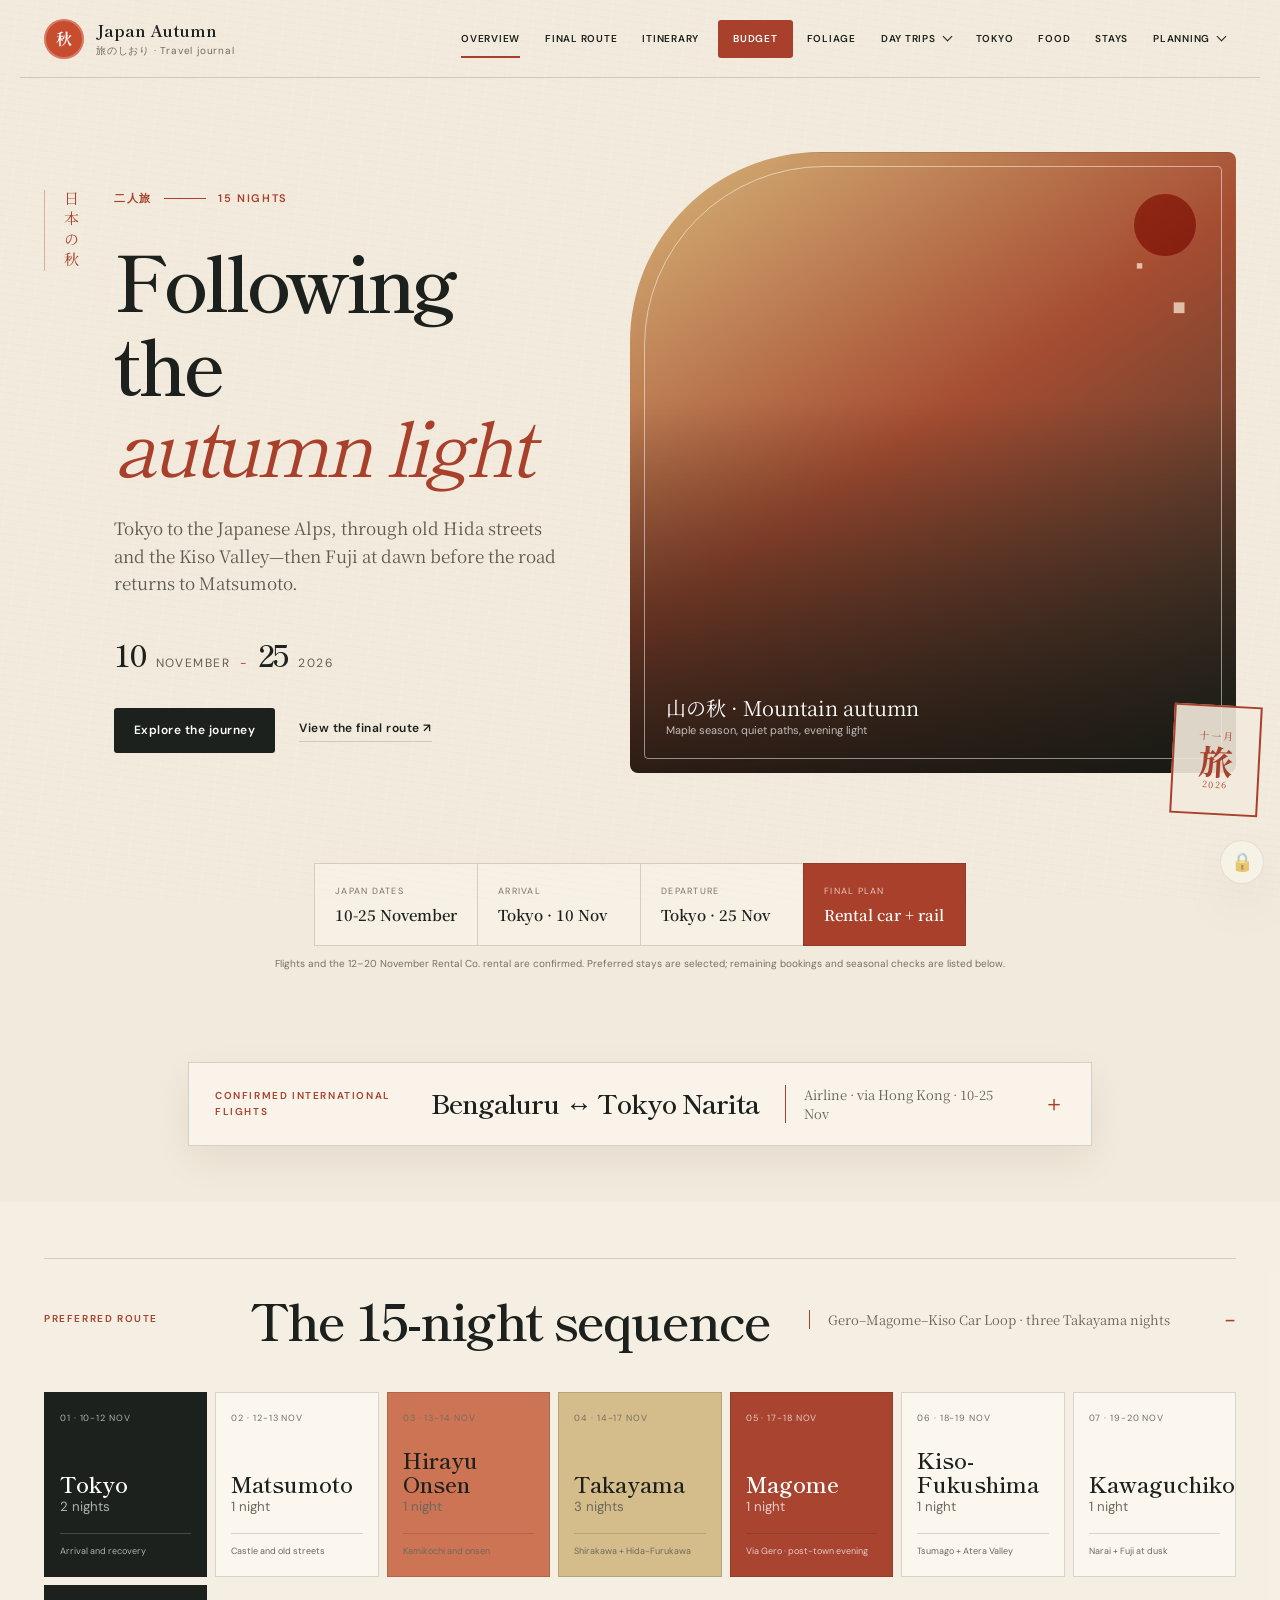
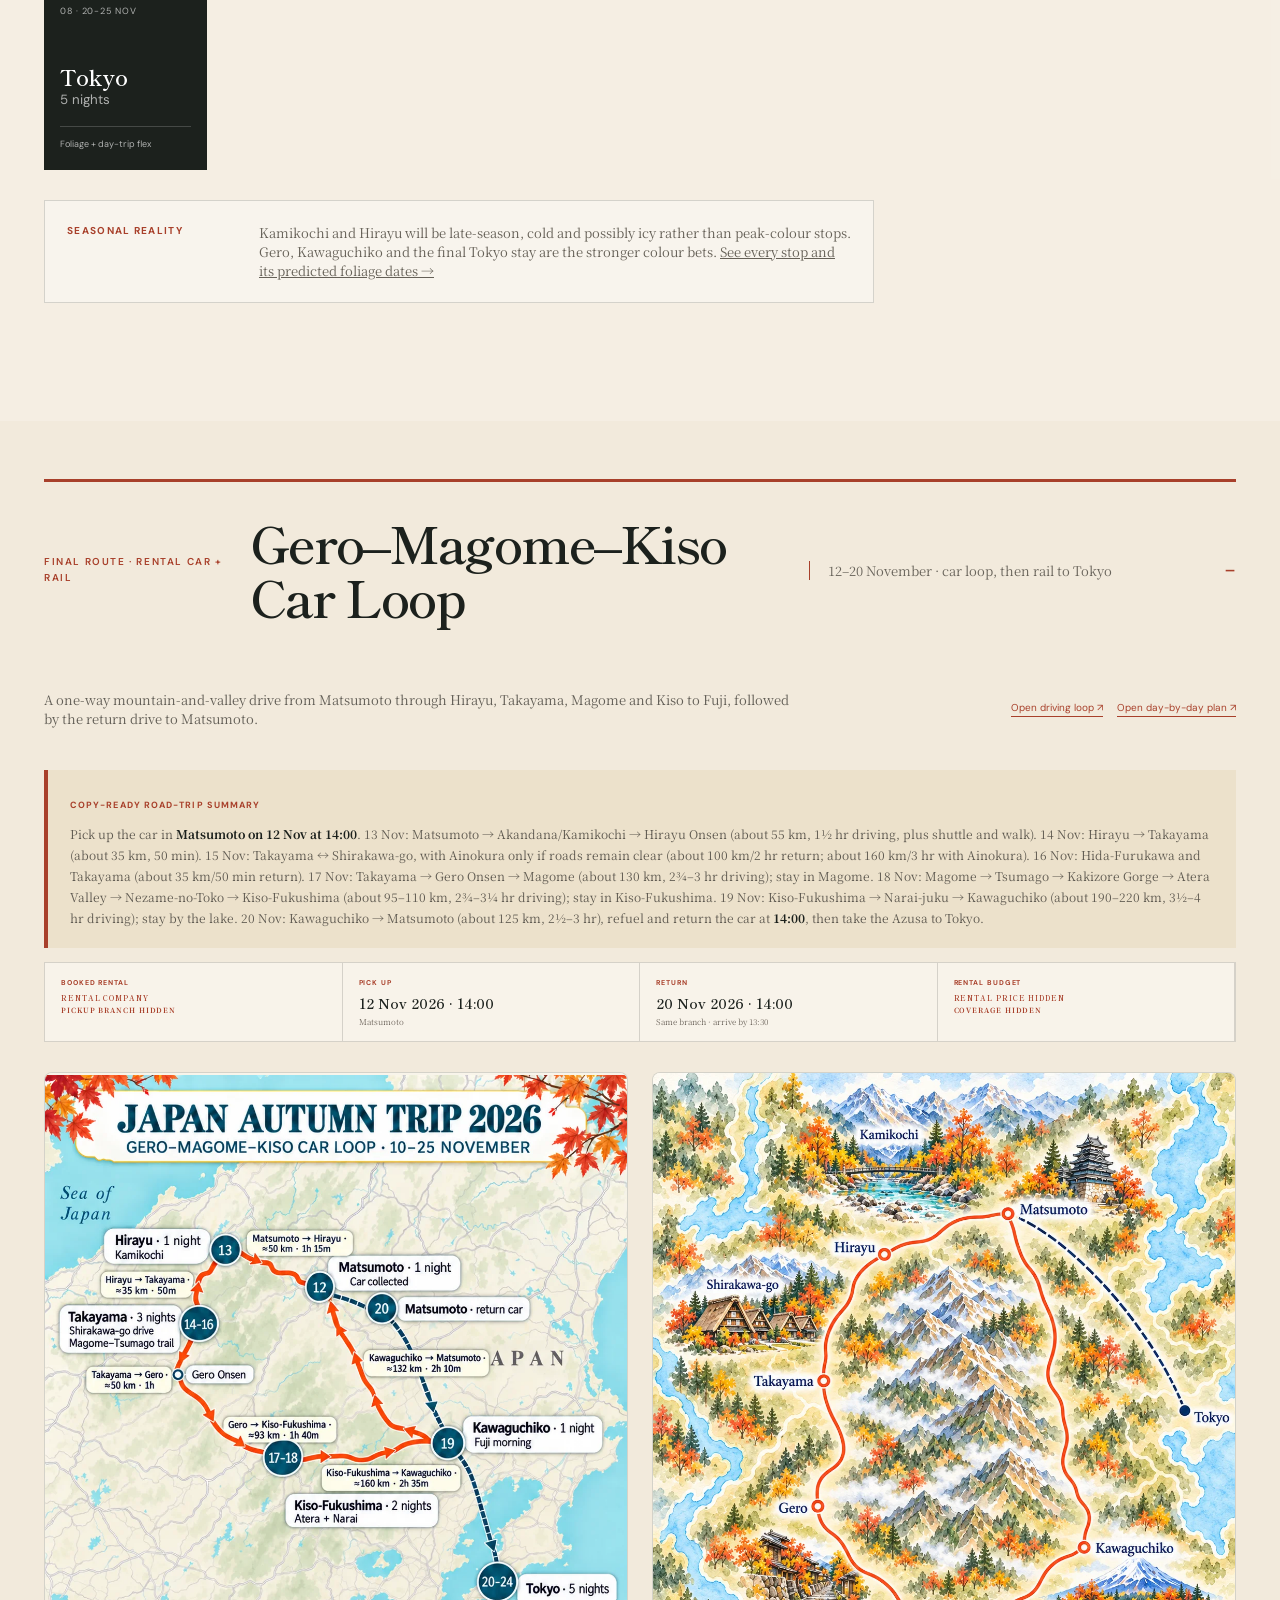
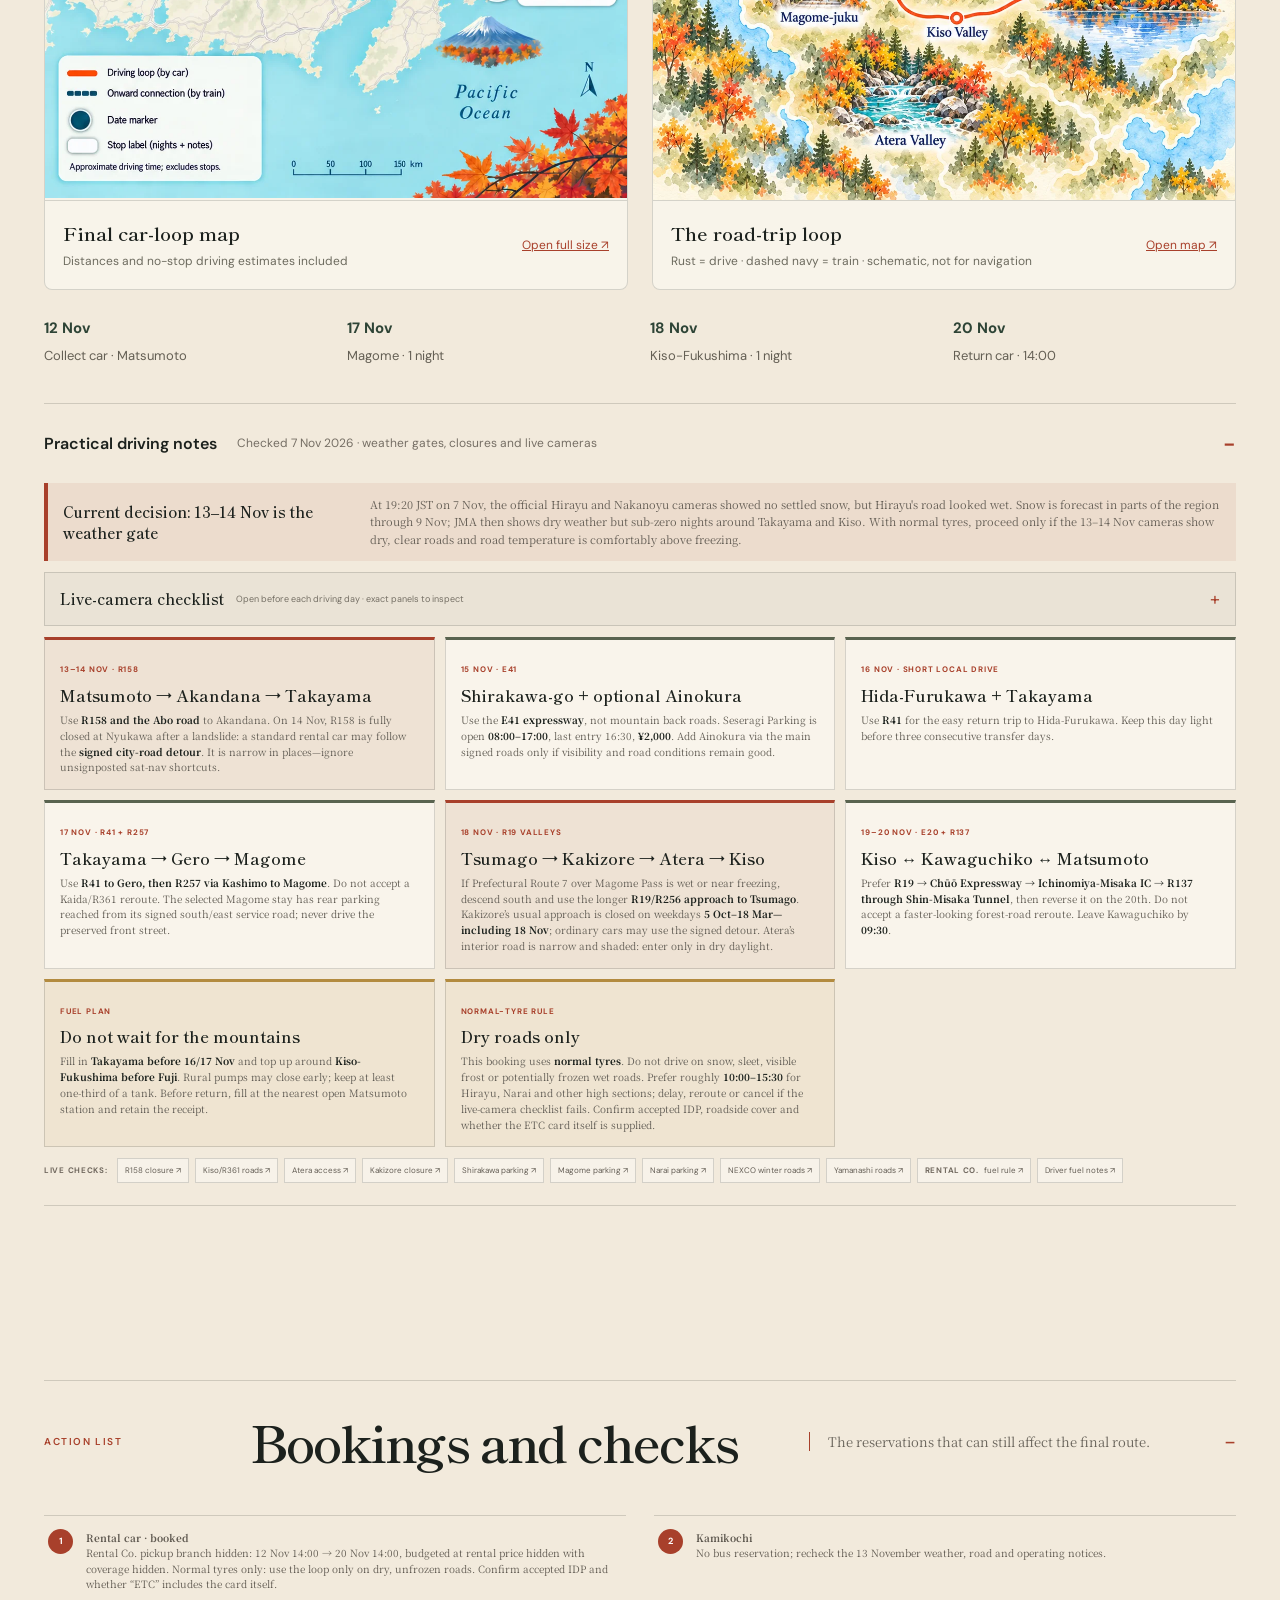
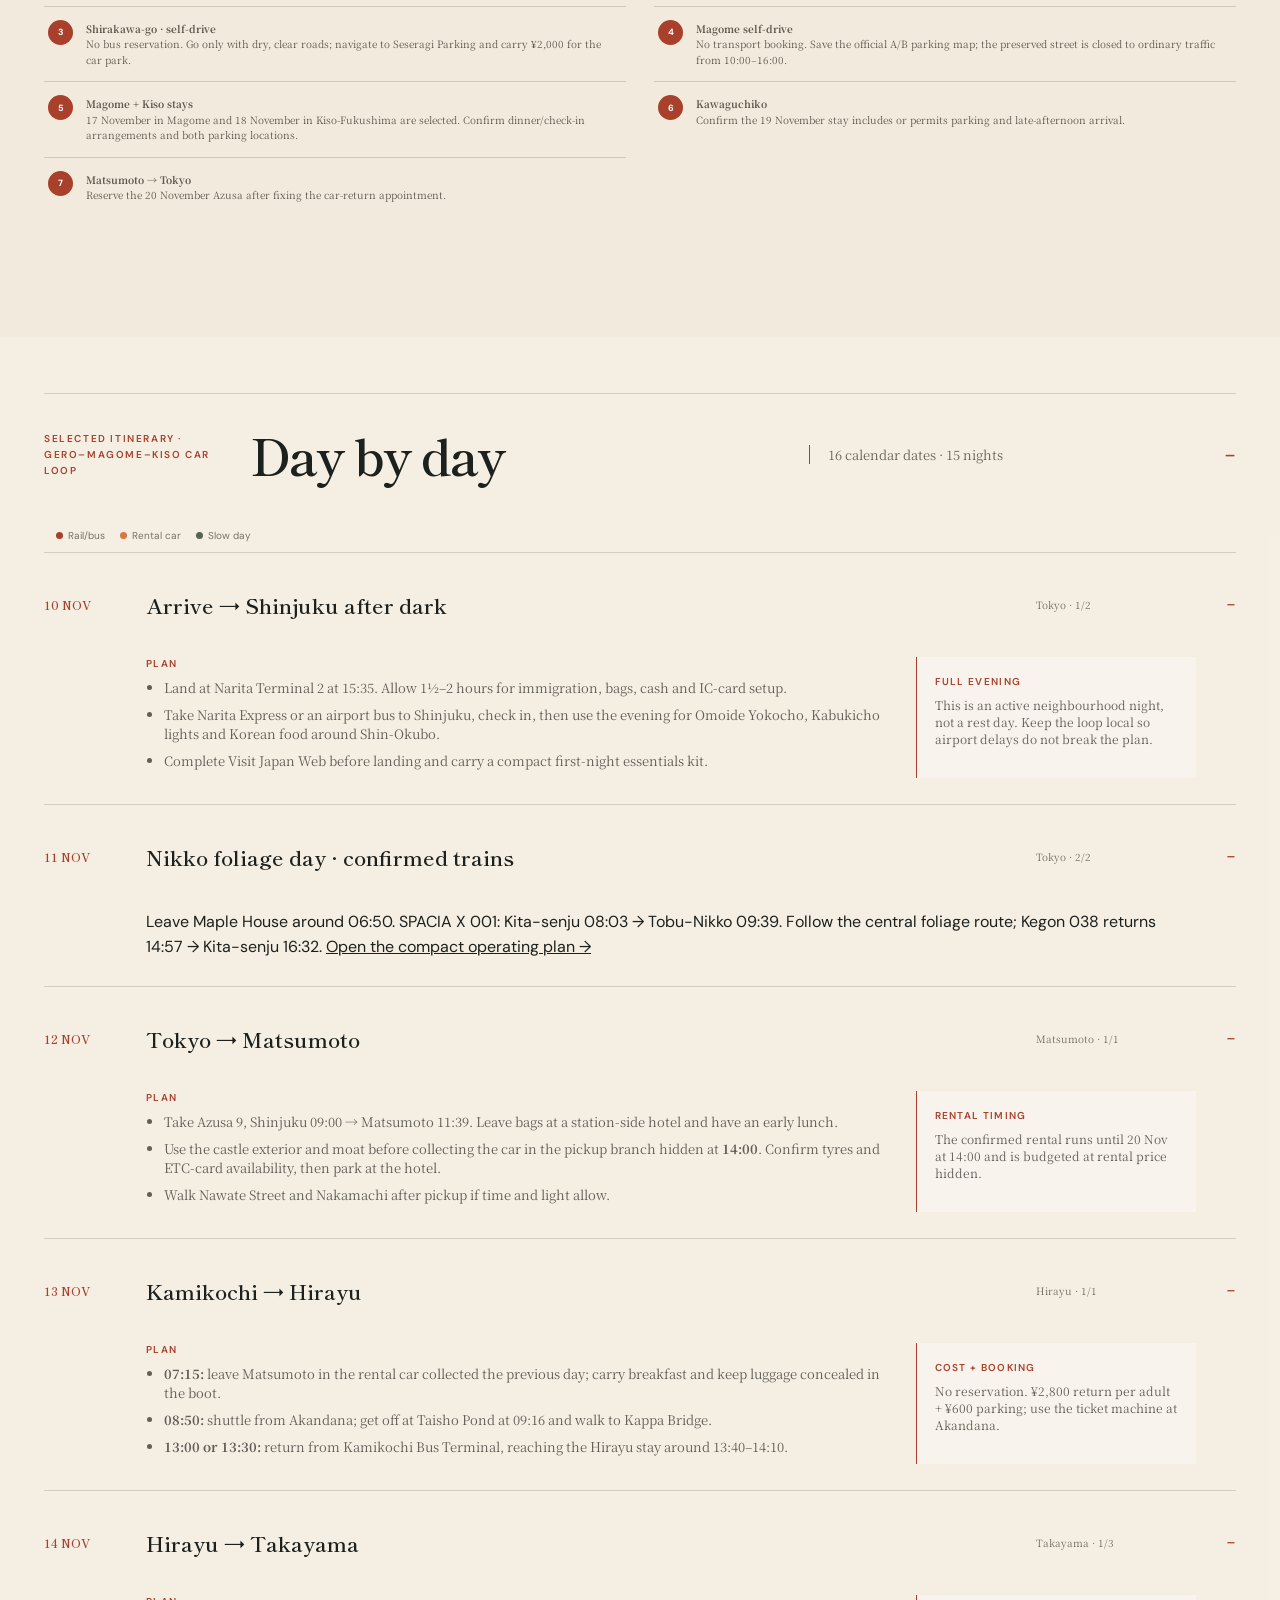
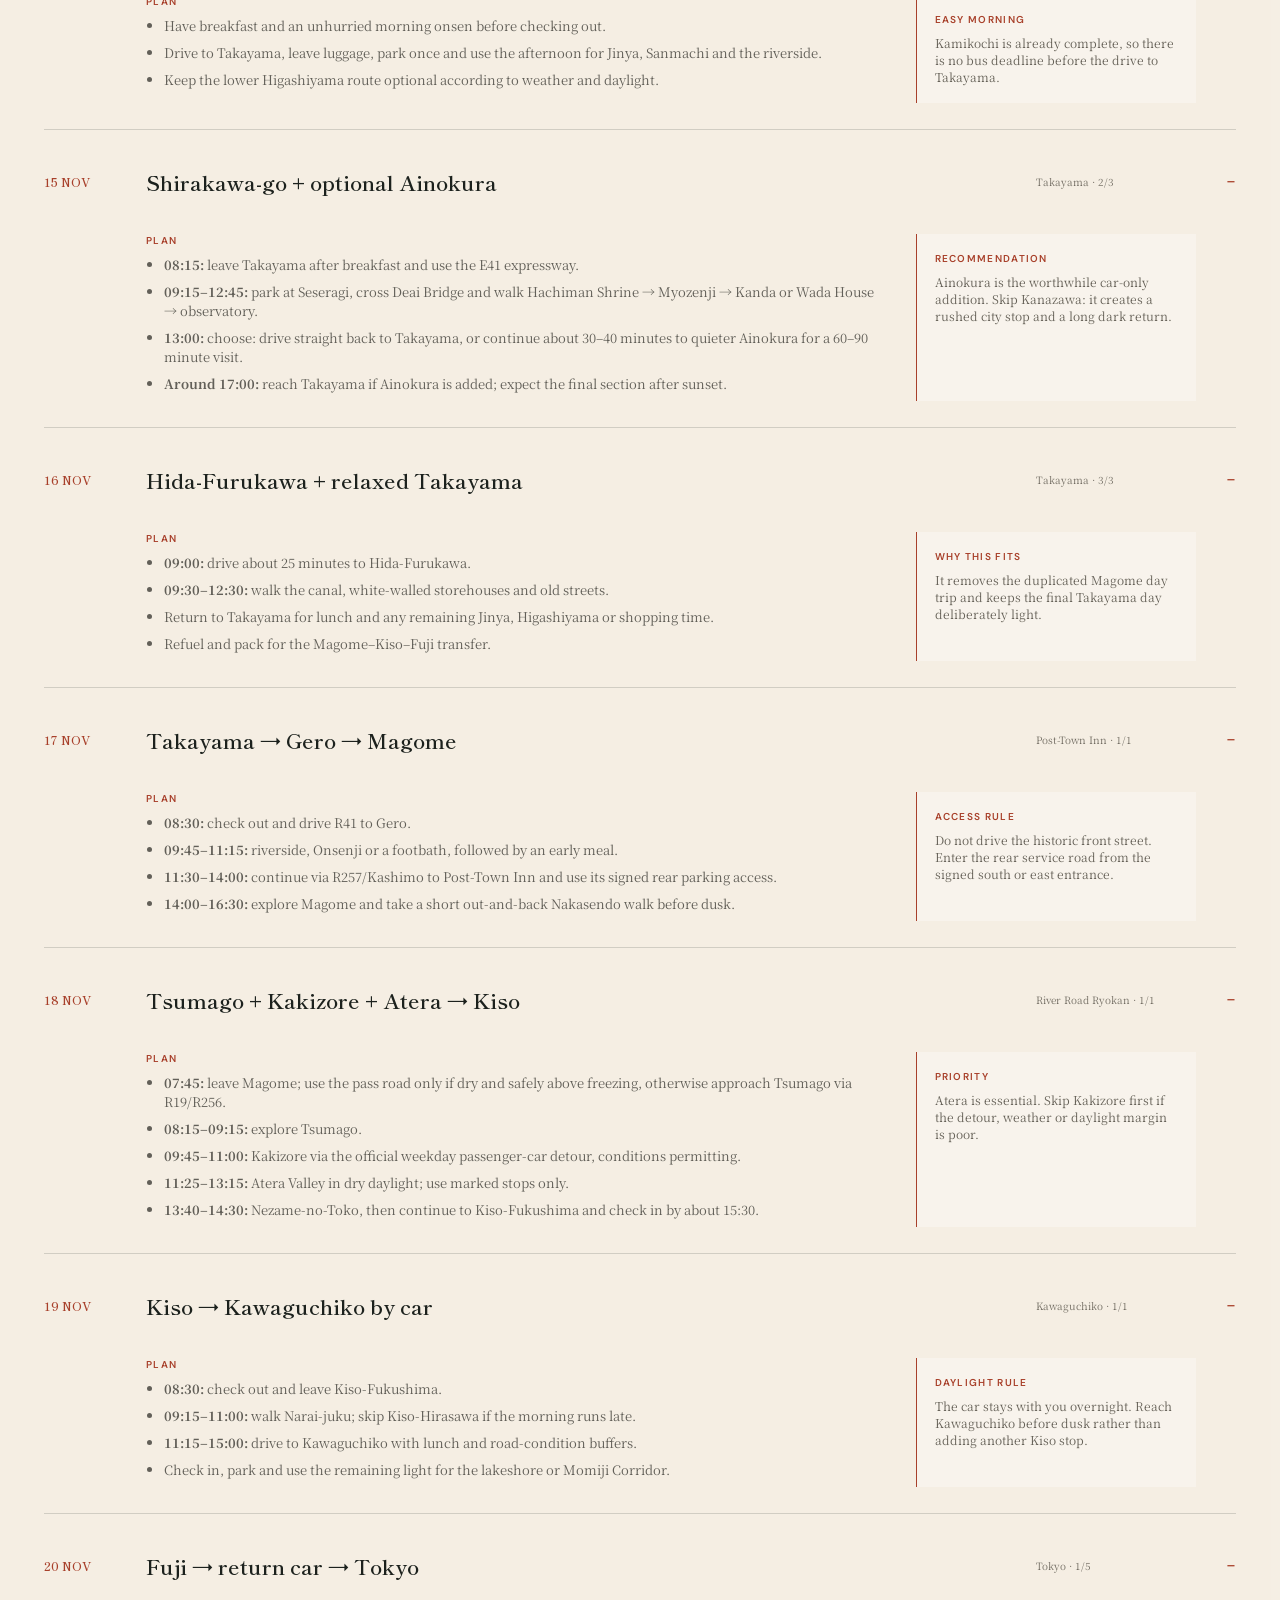
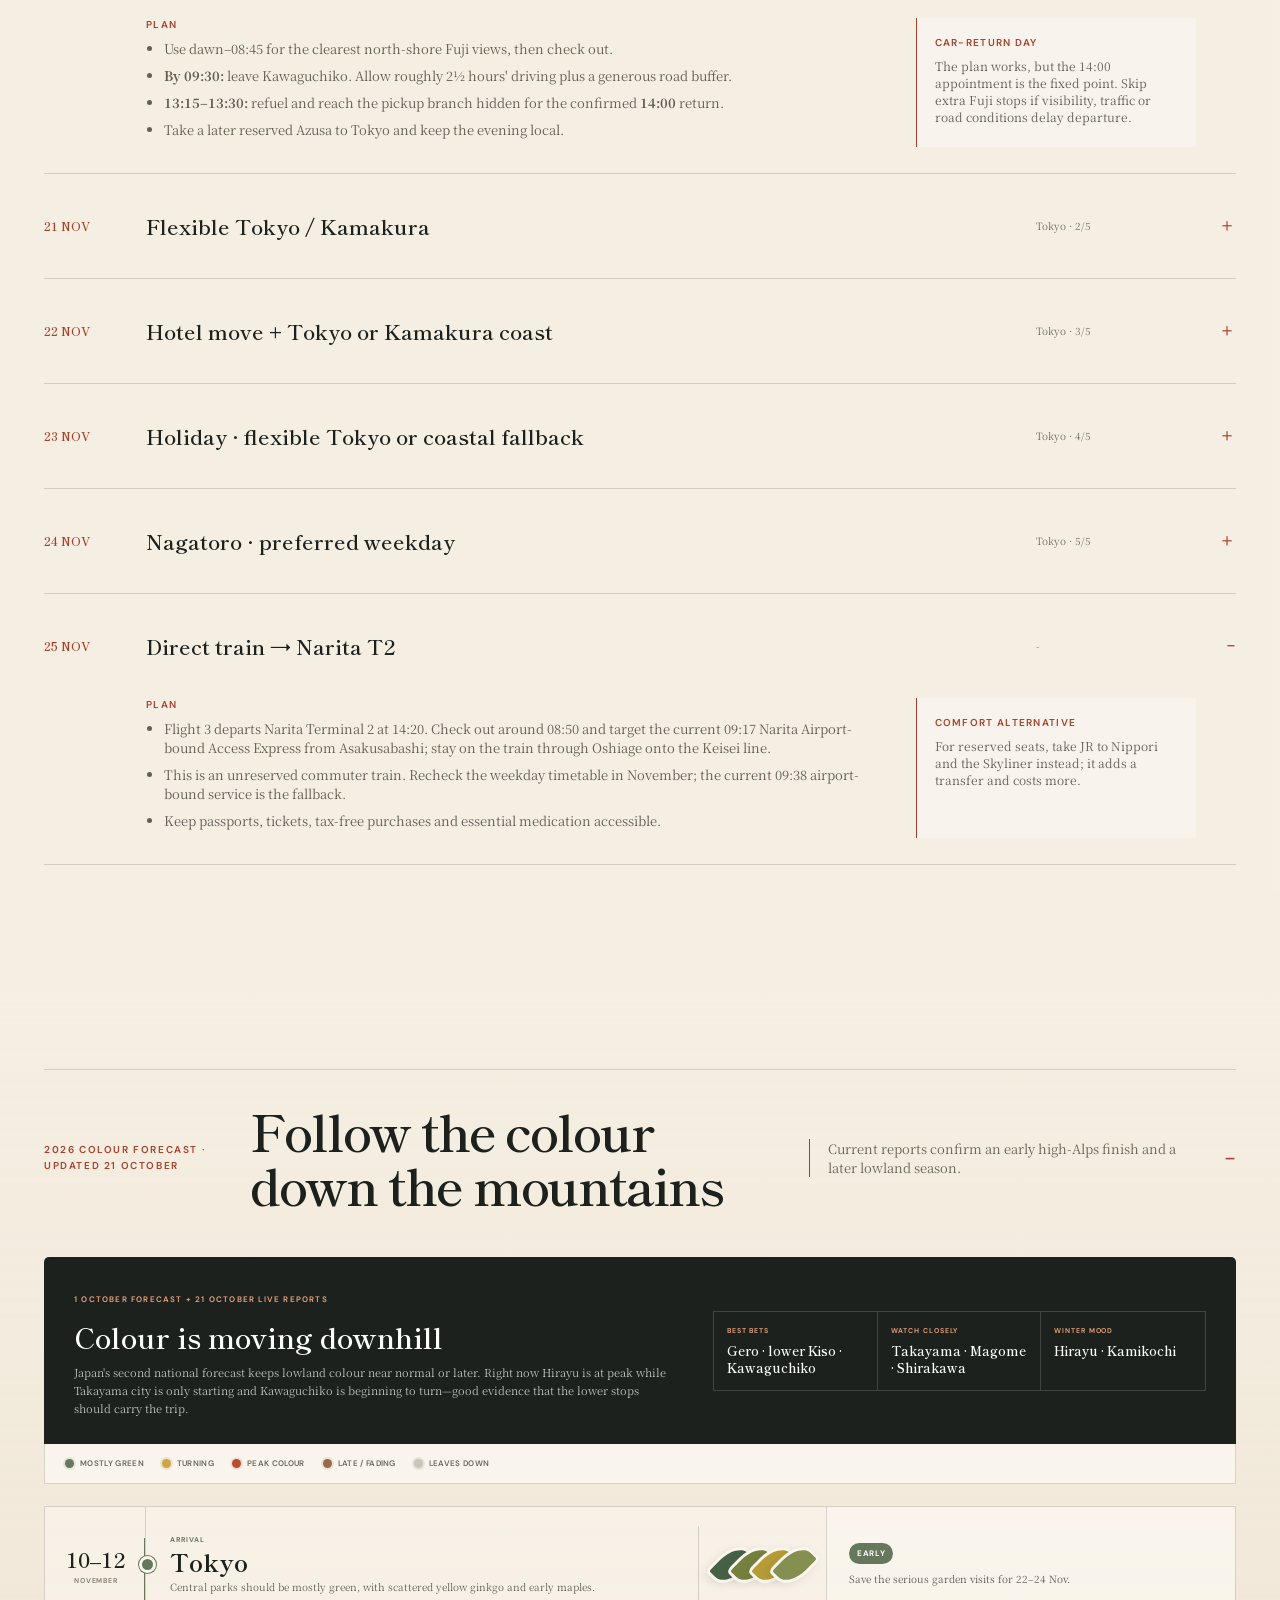
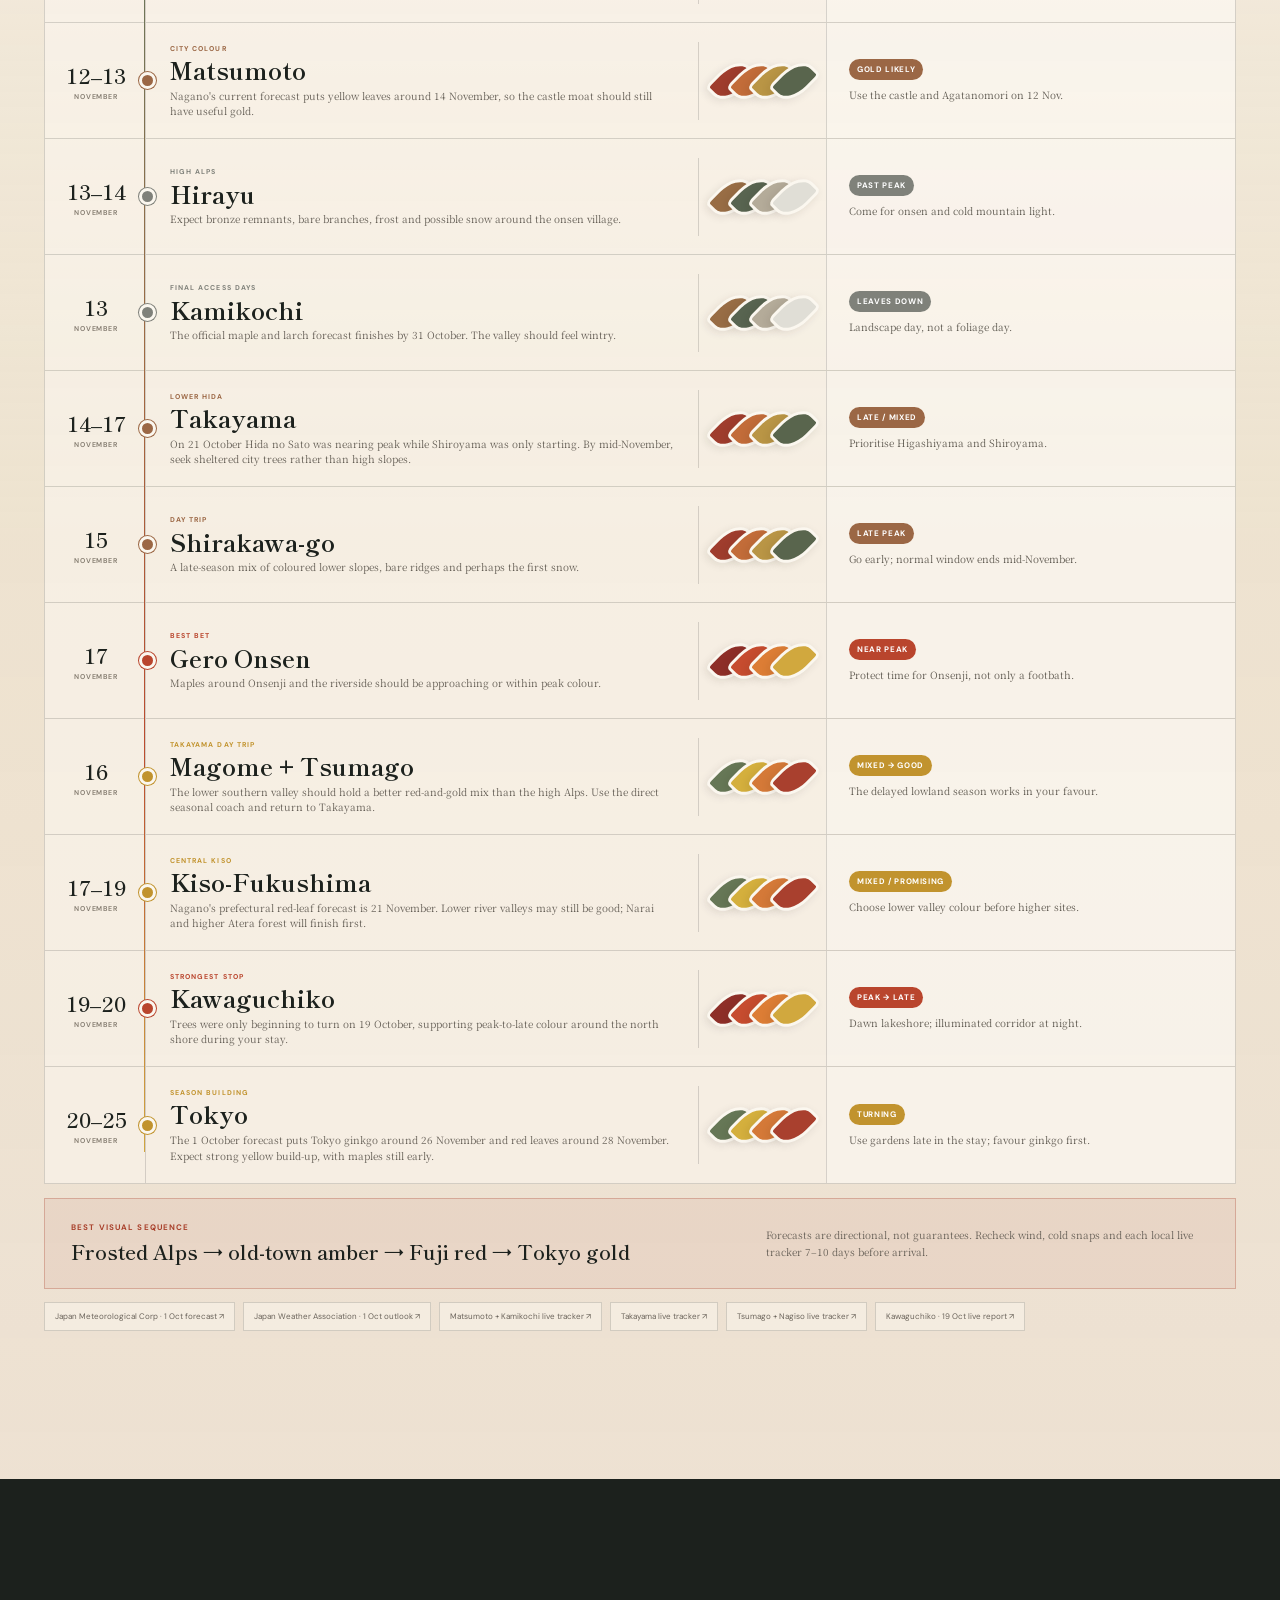
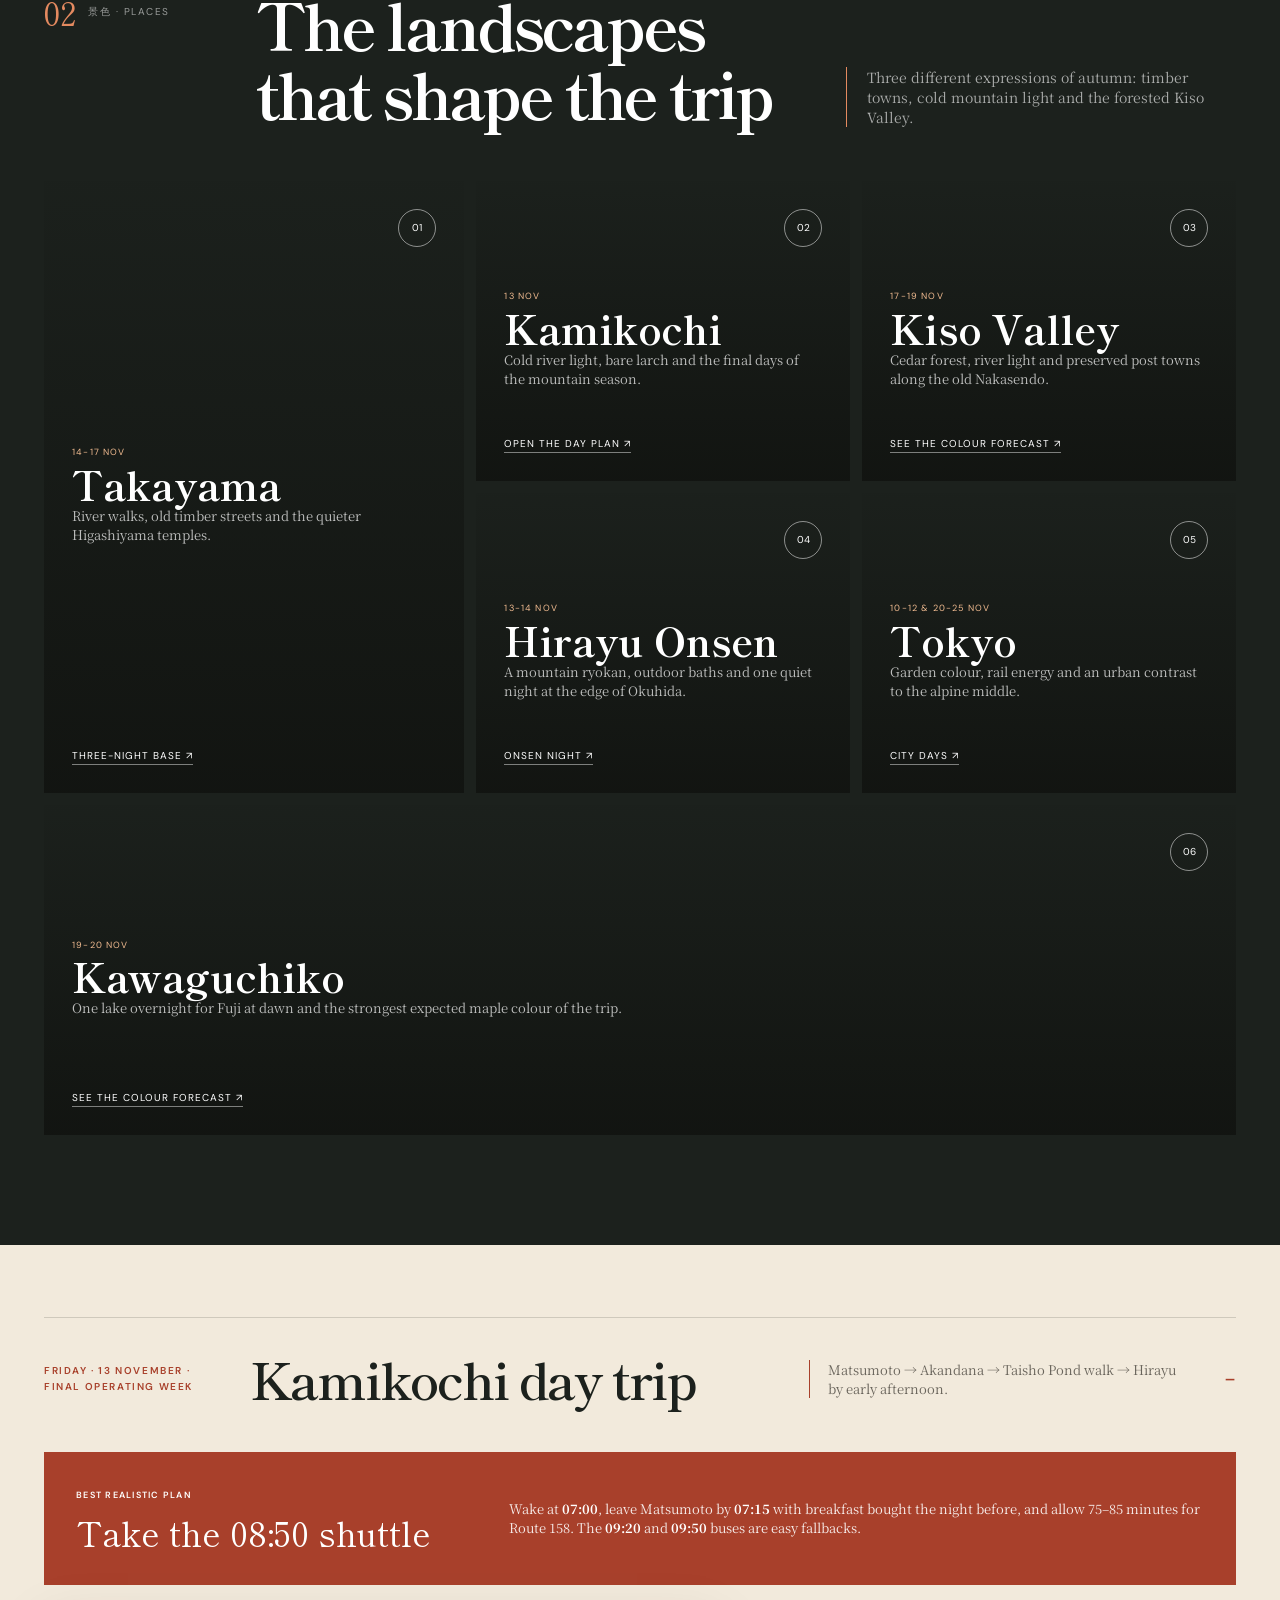
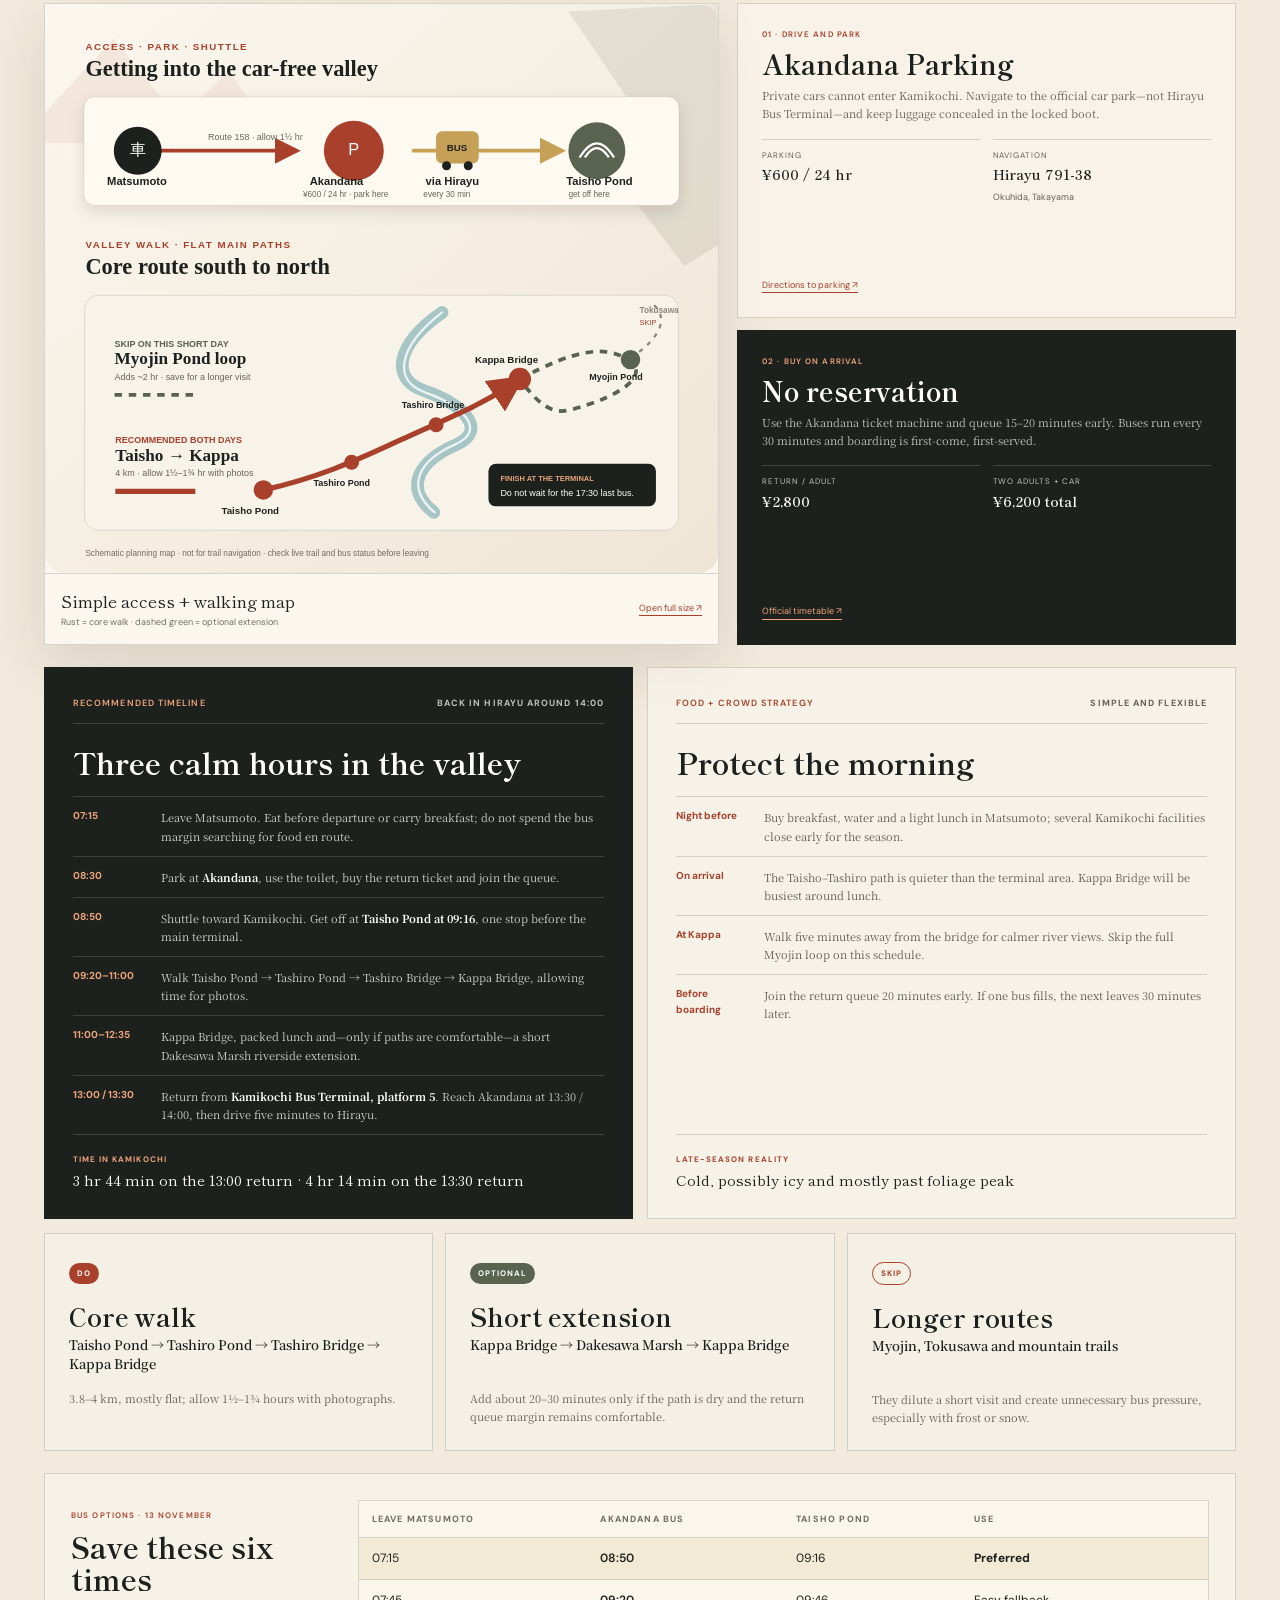
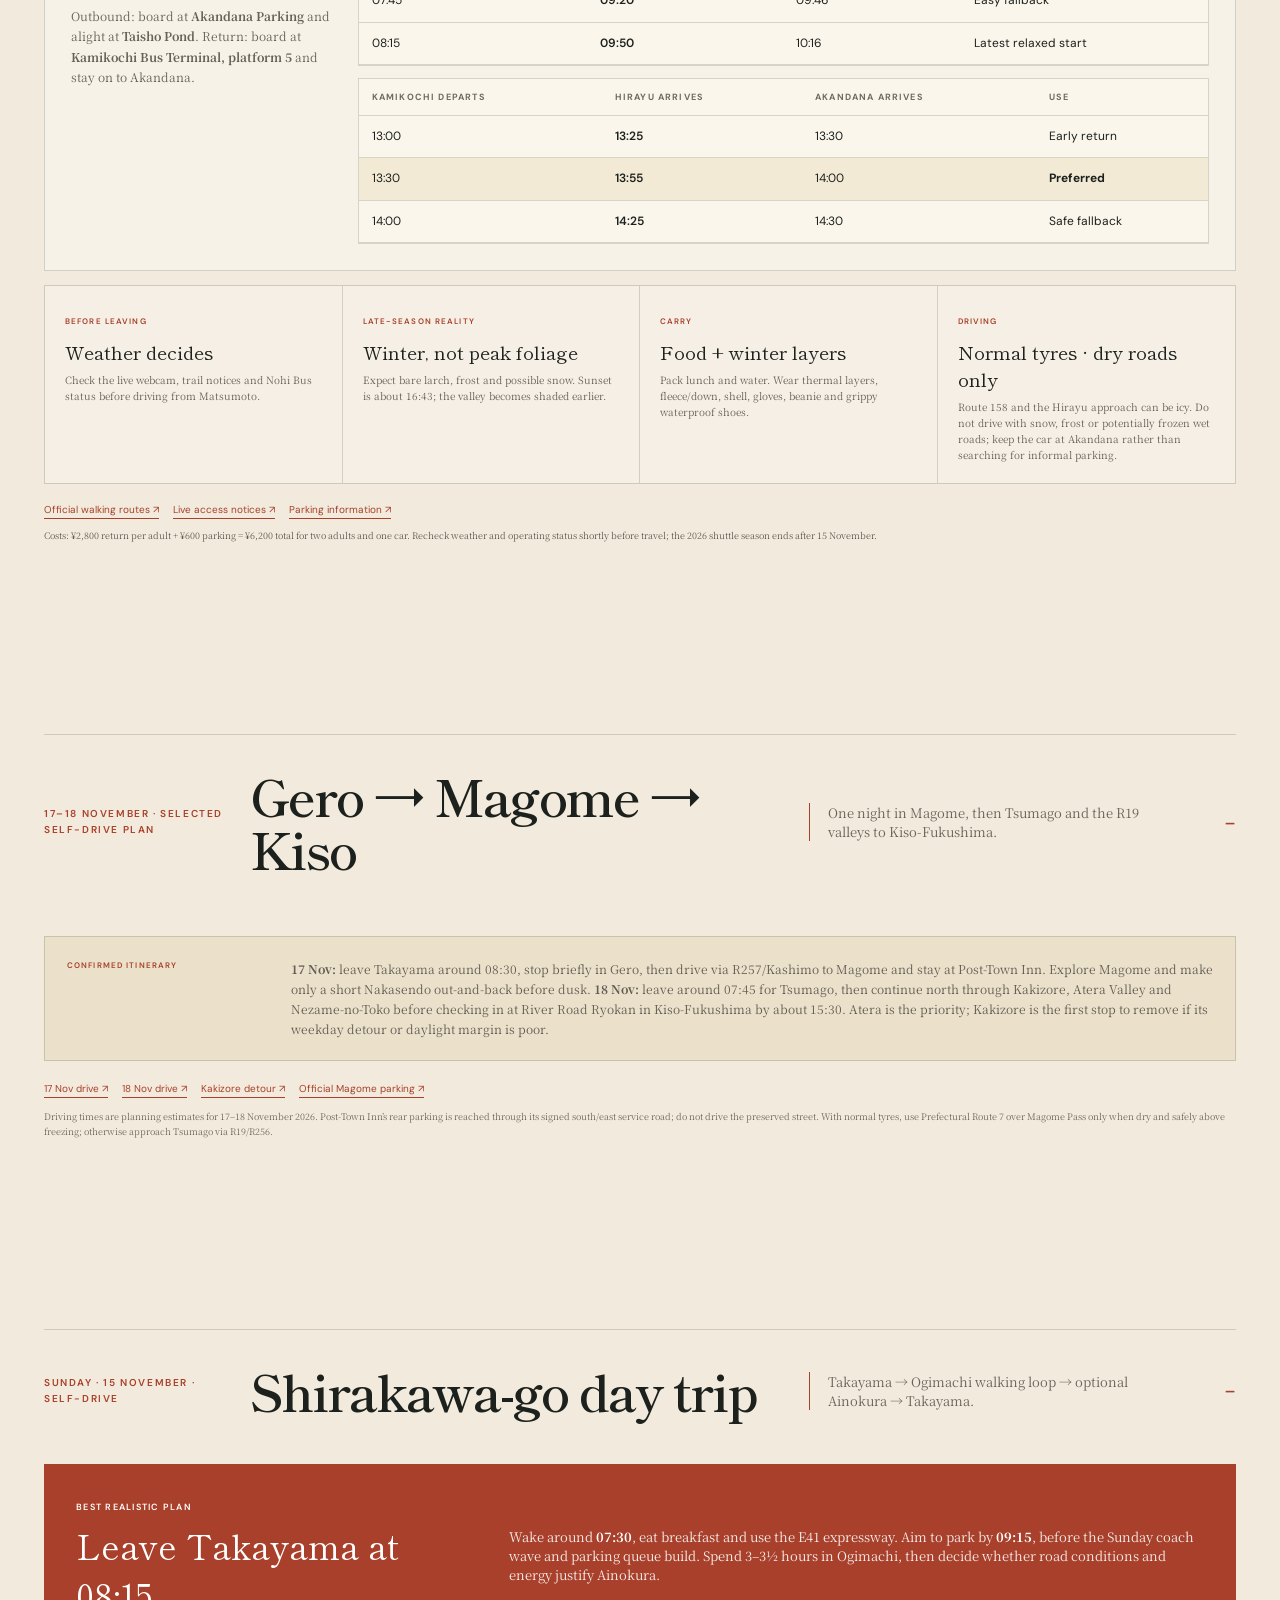
<file: index.html>
<!doctype html>
<html lang="en">
<head>
  <meta charset="utf-8">
  <meta name="viewport" content="width=device-width, initial-scale=1">
  <meta name="description" content="A confirmed 15-night Japan autumn itinerary for two, centred on a 12–20 November rental-car loop from Matsumoto through Hirayu, Takayama, Kiso and Kawaguchiko.">
  <meta name="theme-color" content="#f4efe6">
  <title>Japan Autumn Trip · 10-25 November 2026</title>
  <link rel="preconnect" href="https://fonts.googleapis.com">
  <link rel="preconnect" href="https://fonts.gstatic.com" crossorigin>
  <link rel="preconnect" href="https://images.unsplash.com">
  <link rel="stylesheet" href="https://fonts.googleapis.com/css2?family=DM+Sans:wght@400;500;600&amp;family=Noto+Serif+JP:wght@400;600&amp;family=Shippori+Mincho:wght@400;600;700&amp;display=swap" media="print" onload="this.media='all'">
  <noscript><link rel="stylesheet" href="https://fonts.googleapis.com/css2?family=DM+Sans:wght@400;500;600&amp;family=Noto+Serif+JP:wght@400;600&amp;family=Shippori+Mincho:wght@400;600;700&amp;display=swap"></noscript>
  <link rel="stylesheet" href="styles.css?v=20261031vault">
  <script src="script.js?v=20261031vault" defer></script>
</head>
<body>
  <a class="skip-link" href="#main">Skip to itinerary</a>
  <header class="site-header">
    <a class="wordmark" href="#top" aria-label="Back to top"><span class="mark">秋</span><span><b>Japan Autumn</b><small>旅のしおり · Travel journal</small></span></a>
    <nav class="primary-nav" id="primary-nav" aria-label="Primary navigation">
      <ul class="nav-list">
        <li><a class="nav-link" href="#top">Overview</a></li>
        <li><a class="nav-link" href="#route">Final route</a></li>
        <li><a class="nav-link" href="#itinerary">Itinerary</a></li>
        <li><a class="nav-link budget-nav" href="#budget">Budget</a></li>
        <li><a class="nav-link" href="#foliage">Foliage</a></li>
        <li class="nav-group nav-daytrips">
          <button class="nav-trigger" type="button" aria-expanded="false" aria-controls="daytrips-menu" aria-haspopup="true">Day trips <span class="nav-chevron" aria-hidden="true"></span></button>
          <div class="nav-panel daytrips-panel" id="daytrips-menu" hidden>
            <span class="nav-column-label">Six detailed day-trip guides</span>
            <a href="#kamikochi"><b>01 · Kamikochi</b><small>Drive, shuttle and Taisho Pond walk</small></a>
            <a href="#magome-options"><b>02 · Gero → Magome → Kiso</b><small>Two-day self-drive through the Nakasendo valleys</small></a>
            <a href="#shirakawago"><b>03 · Shirakawa-go</b><small>Self-drive village loop + Ainokura option</small></a>
            <a href="#kamakura-coast"><b>04 · Kamakura coast</b><small>Enoden, sea views and sunset · choose your day</small></a>
            <a href="#nagatoro-day-trip"><b>05 · Chichibu &amp; Nagatoro</b><small>Laview, shrine, ropeway and autumn river walk</small></a>
            <a href="#nikko-day-trip"><b>06 · Nikko</b><small>SPACIA X, World Heritage shrines and autumn gardens</small></a>
          </div>
        </li>
        <li><a class="nav-link" href="#tokyo-plan">Tokyo</a></li>
        <li><a class="nav-link food-nav" href="#food">Food</a></li>
        <li><a class="nav-link" href="#stays">Stays</a></li>
        <li class="nav-group nav-more">
          <button class="nav-trigger" type="button" aria-expanded="false" aria-controls="planning-menu" aria-haspopup="true">Planning <span class="nav-chevron" aria-hidden="true"></span></button>
          <div class="nav-panel planning-panel" id="planning-menu" hidden>
            <span class="nav-column-label">Bookings and logistics</span>
            <a href="#booking-checklist"><b>Booking checklist</b><small>What still needs action</small></a>
            <a href="#final-route"><b>Car loop + rental</b><small>Route maps, confirmed rental and return plan</small></a>
            <a href="#flights"><b>Flights</b><small>Confirmed sectors and baggage</small></a>
            <a href="#transport"><b>Transport</b><small>Reservations and timing</small></a>
            <a href="#resources"><b>Official links</b><small>Booking, timetables and live checks</small></a>
          </div>
        </li>
      </ul>
    </nav>
    <button class="menu-button" type="button" aria-label="Open navigation" aria-controls="primary-nav" aria-expanded="false">Menu</button>
  </header>

  <main id="main">
    <section class="hero" id="top">
      <div class="hero-copy">
        <div class="kicker"><span>二人旅</span><i></i><span>15 nights</span></div>
        <p class="vertical-jp" aria-hidden="true">日本の秋</p>
        <h1>Following the<br><em>autumn light</em></h1>
        <p class="lede">Tokyo to the Japanese Alps, through old Hida streets and the Kiso Valley—then Fuji at dawn before the road returns to Matsumoto.</p>
        <div class="date-lockup"><span class="date-number">10</span><span>November</span><i>-</i><span class="date-number">25</span><span>2026</span></div>
        <div class="hero-actions"><a class="button primary" href="#itinerary">Explore the journey</a><a class="button secondary" href="#final-route">View the final route ↗</a></div>
      </div>
      <figure class="hero-art" role="img" aria-label="Vermilion maples framing a quiet mountain path in autumn"><div class="sun" aria-hidden="true"></div><div class="maple maple-one" aria-hidden="true">◆</div><div class="maple maple-two" aria-hidden="true">◆</div><figcaption><span>山の秋 · Mountain autumn</span><small>Maple season, quiet paths, evening light</small></figcaption></figure>
      <div class="hero-stamp" aria-hidden="true"><span>十一月</span><b>旅</b><small>2026</small></div>
    </section>

    <section class="quick-facts" id="trip-facts" aria-label="Confirmed trip facts">
      <div><dt>Japan dates</dt><dd>10-25 November</dd></div><div><dt>Arrival</dt><dd>Tokyo · 10 Nov</dd></div>
      <div><dt>Departure</dt><dd>Tokyo · 25 Nov</dd></div><div class="fact-accent"><dt>Final plan</dt><dd>Rental car + rail</dd></div>
    </section>
    <p class="microcopy">Flights and the 12–20 November <span class="vault-t" data-vt="0">Rental Co.</span> rental are confirmed. Preferred stays are selected; remaining bookings and seasonal checks are listed below.</p>







    <section class="section" id="flights">
      <details class="flight-card">
        <summary><span class="eyebrow">Confirmed international flights</span><strong>Bengaluru ↔ Tokyo Narita</strong><small><span class="vault-t" data-vt="1">Airline</span> · via Hong Kong · 10-25 Nov</small></summary>
        <div class="flight-card-body">
          <p class="flight-note">Airline e-ticket times for both travellers. Confirmed ticket spend: <span class="vault-t" data-vt="2">flight prices hidden</span> = <strong><span class="vault-t" data-vt="3">flight total hidden</span></strong>. Recheck the <span class="vault-t" data-vt="4">airline</span> app before travel.</p>
          <div class="flight-grid">
            <article><span>Tue, 10 Nov · <span class="vault-t" data-vt="5">Flight 1</span></span><b>BLR → HKG</b><p>01:20 T2 → 09:35 T1</p></article>
            <article><span>Tue, 10 Nov · <span class="vault-t" data-vt="6">Flight 2</span></span><b>HKG → NRT</b><p>10:30 T1 → <strong>15:35 T2</strong></p></article>
            <article><span>Wed, 25 Nov · <span class="vault-t" data-vt="7">Flight 3</span></span><b>NRT → HKG</b><p><strong>14:20 T2</strong> → 18:50 T1</p></article>
            <article><span>Wed, 25 Nov · <span class="vault-t" data-vt="8">Flight 4</span></span><b>HKG → BLR</b><p>20:45 T1 → 00:15 T2 <small>(26 Nov)</small></p></article>
          </div>
          <p class="baggage-note"><b>Baggage per person:</b> 2 checked bags up to 23 kg + 1 cabin bag up to 7 kg. Keep passports, medication, valuables and power banks in cabin baggage.</p>
        </div>
      </details>
    </section>

    <section class="section tinted" id="route">
      <details class="major-section" open><summary><span class="eyebrow">Preferred route</span><strong>The 15-night sequence</strong><small>Gero–Magome–Kiso Car Loop · three Takayama nights</small></summary><div class="major-body">
      <div class="route-flow late-route-flow" aria-label="Confirmed route sequence">
        <div class="route-stop city"><span>01 · 10-12 Nov</span><strong>Tokyo</strong><small>2 nights</small><em>Arrival and recovery</em></div>
        <div class="route-stop"><span>02 · 12-13 Nov</span><strong>Matsumoto</strong><small>1 night</small><em>Castle and old streets</em></div>
        <div class="route-stop accent"><span>03 · 13-14 Nov</span><strong>Hirayu Onsen</strong><small>1 night</small><em>Kamikochi and onsen</em></div>
        <div class="route-stop accent"><span>04 · 14-17 Nov</span><strong>Takayama</strong><small>3 nights</small><em>Shirakawa + Hida-Furukawa</em></div>
        <div class="route-stop accent"><span>05 · 17-18 Nov</span><strong>Magome</strong><small>1 night</small><em>Via Gero · post-town evening</em></div>
        <div class="route-stop accent"><span>06 · 18-19 Nov</span><strong>Kiso-Fukushima</strong><small>1 night</small><em>Tsumago + Atera Valley</em></div>
        <div class="route-stop accent"><span>07 · 19-20 Nov</span><strong>Kawaguchiko</strong><small>1 night</small><em>Narai + Fuji at dusk</em></div>
        <div class="route-stop city"><span>08 · 20-25 Nov</span><strong>Tokyo</strong><small>5 nights</small><em>Foliage + day-trip flex</em></div>
      </div>
      <div class="callout upgrade-callout"><strong>Seasonal reality</strong><p>Kamikochi and Hirayu will be late-season, cold and possibly icy rather than peak-colour stops. Gero, Kawaguchiko and the final Tokyo stay are the stronger colour bets. <a href="#foliage">See every stop and its predicted foliage dates →</a></p></div>
      </div></details>
    </section>

    <section class="section final-route-section" id="final-route">
      <details class="major-section" open><summary><span class="eyebrow">Final route · rental car + rail</span><strong>Gero–Magome–Kiso Car Loop</strong><small>12–20 November · car loop, then rail to Tokyo</small></summary><div class="major-body">
        <div class="version-toolbar"><p>A one-way mountain-and-valley drive from Matsumoto through Hirayu, Takayama, Magome and Kiso to Fuji, followed by the return drive to Matsumoto.</p><div class="link-row"><a href="https://www.google.com/maps/dir/?api=1&amp;origin=Matsumoto+Station%2C+Nagano&amp;destination=Matsumoto+Station%2C+Nagano&amp;travelmode=driving&amp;waypoints=Hirayu+Onsen%7CTakayama%2C+Gifu%7CGero+Onsen%7CMagome-juku%7CKiso-Fukushima%7CNarai-juku%7CKawaguchiko%2C+Yamanashi" target="_blank" rel="noreferrer">Open driving loop ↗</a><a href="#itinerary">Open day-by-day plan ↗</a></div></div>
        <div class="copy-loop-brief">
          <span>Copy-ready road-trip summary</span>
          <p>Pick up the car in <b>Matsumoto on 12 Nov at 14:00</b>. 13 Nov: Matsumoto → Akandana/Kamikochi → Hirayu Onsen (about 55 km, 1½ hr driving, plus shuttle and walk). 14 Nov: Hirayu → Takayama (about 35 km, 50 min). 15 Nov: Takayama ↔ Shirakawa-go, with Ainokura only if roads remain clear (about 100 km/2 hr return; about 160 km/3 hr with Ainokura). 16 Nov: Hida-Furukawa and Takayama (about 35 km/50 min return). 17 Nov: Takayama → Gero Onsen → Magome (about 130 km, 2¾–3 hr driving); stay in Magome. 18 Nov: Magome → Tsumago → Kakizore Gorge → Atera Valley → Nezame-no-Toko → Kiso-Fukushima (about 95–110 km, 2¾–3¼ hr driving); stay in Kiso-Fukushima. 19 Nov: Kiso-Fukushima → Narai-juku → Kawaguchiko (about 190–220 km, 3½–4 hr driving); stay by the lake. 20 Nov: Kawaguchiko → Matsumoto (about 125 km, 2½–3 hr), refuel and return the car at <b>14:00</b>, then take the Azusa to Tokyo.</p>
        </div>
        <div class="rental-brief" aria-label="Confirmed rental car details">
          <div><span>Booked rental</span><strong><span class="vault-t" data-vt="9">Rental company</span></strong><small><span class="vault-t" data-vt="10">pickup branch hidden</span></small></div>
          <div><span>Pick up</span><strong>12 Nov 2026 · 14:00</strong><small>Matsumoto</small></div>
          <div><span>Return</span><strong>20 Nov 2026 · 14:00</strong><small>Same branch · arrive by 13:30</small></div>
          <div><span>Rental budget</span><strong><span class="vault-t" data-vt="11">rental price hidden</span></strong><small><span class="vault-t" data-vt="12">coverage hidden</span></small></div>
        </div>
        <div class="restored-route-maps"><figure class="route-overview-art"><a href="assets/maps/japan-balanced-car-loop-map.png" target="_blank"><img src="assets/maps/japan-balanced-car-loop-map.webp" width="1126" height="1397" loading="lazy" decoding="async" alt="Gero–Magome–Kiso car route with approximate distances and driving times from Matsumoto through Hirayu, Takayama, Gero and Kiso-Fukushima to Kawaguchiko, returning to Matsumoto on 20 November before the train to Tokyo"></a><figcaption><span><b>Final car-loop map</b><small>Distances and no-stop driving estimates included</small></span><a href="assets/maps/japan-balanced-car-loop-map.png" target="_blank">Open full size ↗</a></figcaption></figure><figure class="route-overview-art"><a href="assets/maps/japan-route-scenic-portrait.png" target="_blank" rel="noreferrer"><img src="assets/maps/japan-route-scenic-portrait.webp" width="1122" height="1402" alt="Illustrated route loop with Kamikochi, Shirakawa-go, Magome-juku and Atera Valley small integrated illustrations: drive from Matsumoto through Hirayu, Takayama, Gero, Kiso and Kawaguchiko, return to Matsumoto, then train to Tokyo" loading="lazy" decoding="async"></a><figcaption><span><b>The road-trip loop</b><small>Rust = drive · dashed navy = train · schematic, not for navigation</small></span><a href="assets/maps/japan-route-scenic-portrait.png" target="_blank" rel="noreferrer">Open map ↗</a></figcaption></figure></div>
        <div class="route-essential"><span><b>12 Nov</b> Collect car · Matsumoto</span><span><b>17 Nov</b> Magome · 1 night</span><span><b>18 Nov</b> Kiso-Fukushima · 1 night</span><span><b>20 Nov</b> Return car · 14:00</span></div>
        <details class="route-extra drive-notes" open><summary><span>Practical driving notes</span><small>Checked 7 Nov 2026 · weather gates, closures and live cameras</small></summary><div class="route-extra-body drive-notes-body">
          <div class="drive-alert"><b>Current decision: 13–14 Nov is the weather gate</b><span>At 19:20 JST on 7 Nov, the official Hirayu and Nakanoyu cameras showed no settled snow, but Hirayu's road looked wet. Snow is forecast in parts of the region through 9 Nov; JMA then shows dry weather but sub-zero nights around Takayama and Kiso. With normal tyres, proceed only if the 13–14 Nov cameras show dry, clear roads and road temperature is comfortably above freezing.</span></div>
          <details class="live-camera-brief"><summary><span>Live-camera checklist</span><small>Open before each driving day · exact panels to inspect</small></summary><div class="camera-check-grid">
            <article><span>13–14 Nov · R158</span><h4>Abo, Sawando &amp; Akandana</h4><p><a href="https://www.cbr.mlit.go.jp/takayama/cctv/cctv_awa.html" target="_blank" rel="noreferrer">Abo Tunnel cameras ↗</a>: inspect both <b>平湯 / Hirayu</b> and <b>中ノ湯 / Nakanoyu</b>. <a href="https://chubusangaku.jp/plan/parkingfeed" target="_blank" rel="noreferrer">Parking feeds ↗</a>: check <b>R158 near Sawando Ohashi</b> and <b>Akandana P2/P3</b>. Look for white shoulders, wet shine, slush, tyre tracks and frozen shaded edges.</p></article>
            <article><span>14, 16–17 Nov · Hida</span><h4>Takayama, Furukawa &amp; Gero</h4><p><a href="https://www.cbr.mlit.go.jp/takayama/cctv/index.html" target="_blank" rel="noreferrer">Hida camera map ↗</a>: use <b>B05/B06 Ichinomiya</b>, <b>B07 Miyato Tunnel</b>, <b>C08/C09 Kosaka–Kuguno Tunnel</b> and the Gero cameras. Check pavement colour, roadside snow and visibility—not just the town forecast.</p></article>
            <article><span>15 Nov · E41 / R156</span><h4>Shirakawa-go</h4><p><a href="https://shirakawa-going.jp/en/" target="_blank" rel="noreferrer">Village traffic cameras ↗</a>: inspect <b>National Road 156</b>, <b>Ogimachi Crossroads</b> and <b>Seseragi Parking</b>. Use <a href="https://www.c-ihighway.jp/sp/" target="_blank" rel="noreferrer">iHighway ↗</a> for E41 snow/tyre restrictions and closures.</p></article>
            <article><span>18–19 Nov · R19</span><h4>Magome → Kiso → Narai</h4><p><a href="https://www.cbr.mlit.go.jp/iikoku/info/live/index.php" target="_blank" rel="noreferrer">R19 camera list ↗</a>: check <b>Yomikaki, Junikane, Nojiri, Nezame climb, Kiso Maintenance Office, Yabuhara climb, both Torii Tunnel ends</b> and <b>Narai intersection</b>. Prioritise bridges, tunnel mouths and shaded climbs.</p></article>
            <article><span>19–20 Nov · Fuji / E20</span><h4>Kawaguchiko ↔ Matsumoto</h4><p><a href="https://www.kawaguchiko.gr.jp/roadlive.php" target="_blank" rel="noreferrer">Kawaguchiko Bridge camera ↗</a> shows the local road surface. Then check <a href="https://www.c-ihighway.jp/sp/" target="_blank" rel="noreferrer">iHighway ↗</a> for E20 around Kōfu, Suwa and Okaya. Watch for snow icons, winter-tyre controls, wet pavement and temperatures near 0°C.</p></article>
            <article class="camera-rule"><span>Normal-tyre go / no-go</span><h4>All four must be green</h4><p><b>Dry camera view · no precipitation · no snow/ice restriction · road temperature preferably above 3°C.</b> If one fails, delay until late morning, reroute or cancel that mountain leg. Clear skies alone do not rule out black ice.</p></article>
          </div></details>
          <div class="drive-note-grid">
            <article class="drive-note-card closure"><span>13–14 Nov · R158</span><h4>Matsumoto → Akandana → Takayama</h4><p>Use <b>R158 and the Abo road</b> to Akandana. On 14 Nov, R158 is fully closed at Nyukawa after a landslide: a standard rental car may follow the <b>signed city-road detour</b>. It is narrow in places—ignore unsignposted sat-nav shortcuts.</p></article>
            <article class="drive-note-card"><span>15 Nov · E41</span><h4>Shirakawa-go + optional Ainokura</h4><p>Use the <b>E41 expressway</b>, not mountain back roads. Seseragi Parking is open <b>08:00–17:00</b>, last entry 16:30, <b>¥2,000</b>. Add Ainokura via the main signed roads only if visibility and road conditions remain good.</p></article>
            <article class="drive-note-card"><span>16 Nov · short local drive</span><h4>Hida-Furukawa + Takayama</h4><p>Use <b>R41</b> for the easy return trip to Hida-Furukawa. Keep this day light before three consecutive transfer days.</p></article>
            <article class="drive-note-card"><span>17 Nov · R41 + R257</span><h4>Takayama → Gero → Magome</h4><p>Use <b>R41 to Gero, then R257 via Kashimo to Magome</b>. Do not accept a Kaida/R361 reroute. The selected Magome stay has rear parking reached from its signed south/east service road; never drive the preserved front street.</p></article>
            <article class="drive-note-card closure"><span>18 Nov · R19 valleys</span><h4>Tsumago → Kakizore → Atera → Kiso</h4><p>If Prefectural Route 7 over Magome Pass is wet or near freezing, descend south and use the longer <b>R19/R256 approach to Tsumago</b>. Kakizore’s usual approach is closed on weekdays <b>5 Oct–18 Mar—including 18 Nov</b>; ordinary cars may use the signed detour. Atera’s interior road is narrow and shaded: enter only in dry daylight.</p></article>
            <article class="drive-note-card"><span>19–20 Nov · E20 + R137</span><h4>Kiso ↔ Kawaguchiko ↔ Matsumoto</h4><p>Prefer <b>R19 → Chūō Expressway → Ichinomiya-Misaka IC → R137 through Shin-Misaka Tunnel</b>, then reverse it on the 20th. Do not accept a faster-looking forest-road reroute. Leave Kawaguchiko by <b>09:30</b>.</p></article>
            <article class="drive-note-card fuel"><span>Fuel plan</span><h4>Do not wait for the mountains</h4><p>Fill in <b>Takayama before 16/17 Nov</b> and top up around <b>Kiso-Fukushima before Fuji</b>. Rural pumps may close early; keep at least one-third of a tank. Before return, fill at the nearest open Matsumoto station and retain the receipt.</p></article>
            <article class="drive-note-card fuel"><span>Normal-tyre rule</span><h4>Dry roads only</h4><p>This booking uses <b>normal tyres</b>. Do not drive on snow, sleet, visible frost or potentially frozen wet roads. Prefer roughly <b>10:00–15:30</b> for Hirayu, Narai and other high sections; delay, reroute or cancel if the live-camera checklist fails. Confirm accepted IDP, roadside cover and whether the ETC card itself is supplied.</p></article>
          </div>
          <div class="drive-source-row"><span>Live checks:</span><a href="https://www.pref.gifu.lg.jp/page/483822.html" target="_blank" rel="noreferrer">R158 closure ↗</a><a href="https://www.pref.nagano.lg.jp/kisoken/doro/kukan.html" target="_blank" rel="noreferrer">Kiso/R361 roads ↗</a><a href="https://okuwa.kisoji.com/kanko/shizen/aderakeikoku/precautions_atera.html" target="_blank" rel="noreferrer">Atera access ↗</a><a href="https://nagiso.jp/kakizore_close/" target="_blank" rel="noreferrer">Kakizore closure ↗</a><a href="https://shirakawa-go.gr.jp/en/access/" target="_blank" rel="noreferrer">Shirakawa parking ↗</a><a href="https://www.city.nakatsugawa.lg.jp/kanko/miru/1/3760.html" target="_blank" rel="noreferrer">Magome parking ↗</a><a href="https://www.naraijuku.com/access/" target="_blank" rel="noreferrer">Narai parking ↗</a><a href="https://www.c-nexco.co.jp/en/special/snow/" target="_blank" rel="noreferrer">NEXCO winter roads ↗</a><a href="https://www.pref.yamanashi.jp/dourokisei/" target="_blank" rel="noreferrer">Yamanashi roads ↗</a><a href="#vault" data-vh="0" target="_blank" rel="noreferrer"><span class="vault-t" data-vt="13">Rental Co.</span> fuel rule ↗</a><a href="https://www.reddit.com/r/JapanTravelTips/comments/1vavl14/" target="_blank" rel="noreferrer">Driver fuel notes ↗</a></div>
        </div></details>
      </div></details>
    </section>

    <section class="section booking-checklist-section" id="booking-checklist">
      <details class="major-section" open><summary><span class="eyebrow">Action list</span><strong>Bookings and checks</strong><small>The reservations that can still affect the final route.</small></summary><div class="major-body"><ol class="booking-checklist">
        <li><span>01</span><div><strong>Rental car · booked</strong><p><span class="vault-t" data-vt="14">Rental Co.</span> <span class="vault-t" data-vt="15">pickup branch hidden</span>: 12 Nov 14:00 → 20 Nov 14:00, budgeted at <span class="vault-t" data-vt="16">rental price hidden</span> <span class="vault-t" data-vt="17">with coverage hidden</span>. Normal tyres only: use the loop only on dry, unfrozen roads. Confirm accepted IDP and whether “ETC” includes the card itself.</p></div></li>
        <li><span>02</span><div><strong>Kamikochi</strong><p>No bus reservation; recheck the 13 November weather, road and operating notices.</p></div></li>
        <li><span>03</span><div><strong>Shirakawa-go · self-drive</strong><p>No bus reservation. Go only with dry, clear roads; navigate to Seseragi Parking and carry ¥2,000 for the car park.</p></div></li>
        <li><span>04</span><div><strong>Magome self-drive</strong><p>No transport booking. Save the official A/B parking map; the preserved street is closed to ordinary traffic from 10:00–16:00.</p></div></li>
        <li><span>05</span><div><strong>Magome + Kiso stays</strong><p>17 November in Magome and 18 November in Kiso-Fukushima are selected. Confirm dinner/check-in arrangements and both parking locations.</p></div></li>
        <li><span>06</span><div><strong>Kawaguchiko</strong><p>Confirm the 19 November stay includes or permits parking and late-afternoon arrival.</p></div></li>
        <li><span>07</span><div><strong>Matsumoto → Tokyo</strong><p>Reserve the 20 November Azusa after fixing the car-return appointment.</p></div></li>
      </ol></div></details>
    </section>

    <section class="section foliage-section" id="foliage" aria-labelledby="foliage-title">
      <details class="major-section" open><summary><span class="eyebrow">2026 colour forecast · updated 21 October</span><strong id="foliage-title">Follow the colour down the mountains</strong><small>Current reports confirm an early high-Alps finish and a later lowland season.</small></summary><div class="major-body">

      <div class="foliage-outlook">
        <div class="outlook-copy"><span>1 October forecast + 21 October live reports</span><strong>Colour is moving downhill</strong><p>Japan's second national forecast keeps lowland colour near normal or later. Right now Hirayu is at peak while Takayama city is only starting and Kawaguchiko is beginning to turn—good evidence that the lower stops should carry the trip.</p></div>
        <dl>
          <div><dt>Best bets</dt><dd>Gero · lower Kiso · Kawaguchiko</dd></div>
          <div><dt>Watch closely</dt><dd>Takayama · Magome · Shirakawa</dd></div>
          <div><dt>Winter mood</dt><dd>Hirayu · Kamikochi</dd></div>
        </dl>
      </div>

      <div class="foliage-legend" aria-label="Foliage forecast legend">
        <span><i class="legend-green"></i>Mostly green</span>
        <span><i class="legend-turning"></i>Turning</span>
        <span><i class="legend-peak"></i>Peak colour</span>
        <span><i class="legend-late"></i>Late / fading</span>
        <span><i class="legend-winter"></i>Leaves down</span>
      </div>

      <ol class="foliage-journey" aria-label="Expected autumn colour along the final route">
        <li class="foliage-stop mostly-green">
          <div class="foliage-date"><time datetime="2026-11-10">10–12</time><small>November</small></div>
          <div class="foliage-place"><span>Arrival</span><h3>Tokyo</h3><p>Central parks should be mostly green, with scattered yellow ginkgo and early maples.</p></div>
          <div class="foliage-palette" aria-label="Mostly green with early yellow"><i></i><i></i><i></i><i></i></div>
          <div class="foliage-read"><b>Early</b><span>Save the serious garden visits for 22–24 Nov.</span></div>
        </li>
        <li class="foliage-stop late-colour">
          <div class="foliage-date"><time datetime="2026-11-12">12–13</time><small>November</small></div>
          <div class="foliage-place"><span>City colour</span><h3>Matsumoto</h3><p>Nagano's current forecast puts yellow leaves around 14 November, so the castle moat should still have useful gold.</p></div>
          <div class="foliage-palette" aria-label="Gold, orange and fading red"><i></i><i></i><i></i><i></i></div>
          <div class="foliage-read"><b>Gold likely</b><span>Use the castle and Agatanomori on 12 Nov.</span></div>
        </li>
        <li class="foliage-stop winter-transition">
          <div class="foliage-date"><time datetime="2026-11-13">13–14</time><small>November</small></div>
          <div class="foliage-place"><span>High Alps</span><h3>Hirayu</h3><p>Expect bronze remnants, bare branches, frost and possible snow around the onsen village.</p></div>
          <div class="foliage-palette" aria-label="Bronze, evergreen and bare branches"><i></i><i></i><i></i><i></i></div>
          <div class="foliage-read"><b>Past peak</b><span>Come for onsen and cold mountain light.</span></div>
        </li>
        <li class="foliage-stop winter-transition">
          <div class="foliage-date"><time datetime="2026-11-13">13</time><small>November</small></div>
          <div class="foliage-place"><span>Final access days</span><h3>Kamikochi</h3><p>The official maple and larch forecast finishes by 31 October. The valley should feel wintry.</p></div>
          <div class="foliage-palette" aria-label="Bare larch, evergreen forest and possible snow"><i></i><i></i><i></i><i></i></div>
          <div class="foliage-read"><b>Leaves down</b><span>Landscape day, not a foliage day.</span></div>
        </li>
        <li class="foliage-stop late-colour">
          <div class="foliage-date"><time datetime="2026-11-14">14–17</time><small>November</small></div>
          <div class="foliage-place"><span>Lower Hida</span><h3>Takayama</h3><p>On 21 October Hida no Sato was nearing peak while Shiroyama was only starting. By mid-November, seek sheltered city trees rather than high slopes.</p></div>
          <div class="foliage-palette" aria-label="Late red, orange, gold and evergreen"><i></i><i></i><i></i><i></i></div>
          <div class="foliage-read"><b>Late / mixed</b><span>Prioritise Higashiyama and Shiroyama.</span></div>
        </li>
        <li class="foliage-stop late-colour">
          <div class="foliage-date"><time datetime="2026-11-15">15</time><small>November</small></div>
          <div class="foliage-place"><span>Day trip</span><h3>Shirakawa-go</h3><p>A late-season mix of coloured lower slopes, bare ridges and perhaps the first snow.</p></div>
          <div class="foliage-palette" aria-label="Late orange, yellow, evergreen and bare slopes"><i></i><i></i><i></i><i></i></div>
          <div class="foliage-read"><b>Late peak</b><span>Go early; normal window ends mid-November.</span></div>
        </li>
        <li class="foliage-stop peak-colour">
          <div class="foliage-date"><time datetime="2026-11-17">17</time><small>November</small></div>
          <div class="foliage-place"><span>Best bet</span><h3>Gero Onsen</h3><p>Maples around Onsenji and the riverside should be approaching or within peak colour.</p></div>
          <div class="foliage-palette" aria-label="Peak red, orange, amber and gold"><i></i><i></i><i></i><i></i></div>
          <div class="foliage-read"><b>Near peak</b><span>Protect time for Onsenji, not only a footbath.</span></div>
        </li>
        <li class="foliage-stop turning-colour">
          <div class="foliage-date"><time datetime="2026-11-16">16</time><small>November</small></div>
          <div class="foliage-place"><span>Takayama day trip</span><h3>Magome + Tsumago</h3><p>The lower southern valley should hold a better red-and-gold mix than the high Alps. Use the direct seasonal coach and return to Takayama.</p></div>
          <div class="foliage-palette" aria-label="Late red, amber, gold and evergreen"><i></i><i></i><i></i><i></i></div>
          <div class="foliage-read"><b>Mixed → good</b><span>The delayed lowland season works in your favour.</span></div>
        </li>
        <li class="foliage-stop turning-colour">
          <div class="foliage-date"><time datetime="2026-11-17">17–19</time><small>November</small></div>
          <div class="foliage-place"><span>Central Kiso</span><h3>Kiso-Fukushima</h3><p>Nagano's prefectural red-leaf forecast is 21 November. Lower river valleys may still be good; Narai and higher Atera forest will finish first.</p></div>
          <div class="foliage-palette" aria-label="Fading amber, brown, evergreen and bare forest"><i></i><i></i><i></i><i></i></div>
          <div class="foliage-read"><b>Mixed / promising</b><span>Choose lower valley colour before higher sites.</span></div>
        </li>
        <li class="foliage-stop peak-colour">
          <div class="foliage-date"><time datetime="2026-11-19">19–20</time><small>November</small></div>
          <div class="foliage-place"><span>Strongest stop</span><h3>Kawaguchiko</h3><p>Trees were only beginning to turn on 19 October, supporting peak-to-late colour around the north shore during your stay.</p></div>
          <div class="foliage-palette" aria-label="Rich red, orange, yellow and evergreen"><i></i><i></i><i></i><i></i></div>
          <div class="foliage-read"><b>Peak → late</b><span>Dawn lakeshore; illuminated corridor at night.</span></div>
        </li>
        <li class="foliage-stop turning-colour">
          <div class="foliage-date"><time datetime="2026-11-20">20–25</time><small>November</small></div>
          <div class="foliage-place"><span>Season building</span><h3>Tokyo</h3><p>The 1 October forecast puts Tokyo ginkgo around 26 November and red leaves around 28 November. Expect strong yellow build-up, with maples still early.</p></div>
          <div class="foliage-palette" aria-label="Green changing to yellow, orange and red"><i></i><i></i><i></i><i></i></div>
          <div class="foliage-read"><b>Turning</b><span>Use gardens late in the stay; favour ginkgo first.</span></div>
        </li>
      </ol>

      <div class="foliage-bottomline">
        <div><span>Best visual sequence</span><strong>Frosted Alps → old-town amber → Fuji red → Tokyo gold</strong></div>
        <p>Forecasts are directional, not guarantees. Recheck wind, cold snaps and each local live tracker 7–10 days before arrival.</p>
      </div>

      <div class="foliage-sources" aria-label="Foliage forecast sources">
        <a href="https://n-kishou.com/corp/news-contents/autumn/?lang=en" target="_blank" rel="noreferrer">Japan Meteorological Corp · 1 Oct forecast ↗</a>
        <a href="https://weather-jwa.jp/en/news/announcements/post16208" target="_blank" rel="noreferrer">Japan Weather Association · 1 Oct outlook ↗</a>
        <a href="https://visitmatsumoto.com/flowering/autumn-leaves/" target="_blank" rel="noreferrer">Matsumoto + Kamikochi live tracker ↗</a>
        <a href="https://www.hidatakayama.or.jp/special/detail_47.html" target="_blank" rel="noreferrer">Takayama live tracker ↗</a>
        <a href="https://nagiso.jp/autumn_flower_info/" target="_blank" rel="noreferrer">Tsumago + Nagiso live tracker ↗</a>
        <a href="https://kawaguchikomusicforest.jp/garden-blog/2026-10-19-garden/" target="_blank" rel="noreferrer">Kawaguchiko · 19 Oct live report ↗</a>
      </div>
      </div></details>
    </section>

    <section class="places-showcase" id="places">
      <header class="places-heading"><div><span>02</span><p>景色 · Places</p></div><h2>The landscapes<br>that shape the trip</h2><p>Three different expressions of autumn: timber towns, cold mountain light and the forested Kiso Valley.</p></header>
      <div class="place-grid">
        <article class="place-card takayama"><div class="place-index">01</div><div><span>14-17 Nov</span><h3>Takayama</h3><p>River walks, old timber streets and the quieter Higashiyama temples.</p></div><a href="#itinerary">Three-night base ↗</a></article>
        <article class="place-card kamikochi"><div class="place-index">02</div><div><span>13 Nov</span><h3>Kamikochi</h3><p>Cold river light, bare larch and the final days of the mountain season.</p></div><a href="#kamikochi">Open the day plan ↗</a></article>
        <article class="place-card kiso"><div class="place-index">03</div><div><span>17-19 Nov</span><h3>Kiso Valley</h3><p>Cedar forest, river light and preserved post towns along the old Nakasendo.</p></div><a href="#foliage">See the colour forecast ↗</a></article>
        <article class="place-card hirayu"><div class="place-index">04</div><div><span>13-14 Nov</span><h3>Hirayu Onsen</h3><p>A mountain ryokan, outdoor baths and one quiet night at the edge of Okuhida.</p></div><a href="#itinerary">Onsen night ↗</a></article>
        <article class="place-card shinagawa"><div class="place-index">05</div><div><span>10-12 &amp; 20-25 Nov</span><h3>Tokyo</h3><p>Garden colour, rail energy and an urban contrast to the alpine middle.</p></div><a href="#itinerary">City days ↗</a></article>
        <article class="place-card kawaguchiko"><div class="place-index">06</div><div><span>19-20 Nov</span><h3>Kawaguchiko</h3><p>One lake overnight for Fuji at dawn and the strongest expected maple colour of the trip.</p></div><a href="#foliage">See the colour forecast ↗</a></article>
      </div>
    </section>

    <section class="section" id="route-options" hidden aria-hidden="true">
      <details class="major-section"><summary><span class="eyebrow">Planning archive</span><strong>Earlier route options</strong><small>Superseded alternatives retained for reference.</small></summary><div class="major-body">
        <div class="late-plan-banner">
          <div><span>Archive</span><h3>Routes considered earlier</h3></div>
          <p>The final Gero–Magome–Kiso Car Loop now appears near the top of the page. These alternatives remain only as planning history; their rental dates are superseded. The booked rental runs from Matsumoto, 12 November 2026 at 14:00 to 20 November 2026 at 14:00.</p>
        </div>

        <div class="plan-detail-grid">
          <details class="plan-detail" id="short-alps-drive" name="route-version"><summary><span class="version-key"><b>SD</b><small>Route</small></span><span class="version-copy"><small>Compact · five-day car loop</small><strong>Matsumoto–Takayama Car Loop</strong><em>Via Hirayu; return the car on 17 Nov</em></span><span class="version-stats"><i>13–17 Nov</i><i>Car</i></span></summary><div class="version-panel">
            <div class="version-toolbar"><p>Collect on 13 Nov, use Sawando for Kamikochi, stay three nights in Takayama, then return the car and sleep in Matsumoto on 17 Nov.</p><div class="link-row"><a href="#vault" data-vh="1" target="_blank" rel="noreferrer">Open car route ↗</a><a href="#vault" data-vh="2" target="_blank" rel="noreferrer">Rental branch ↗</a></div></div>
            <div class="version-content-grid">
              <div class="route-map-gallery">
                <figure class="route-map-figure"><a href="assets/maps/japan-short-car-loop-map.png" target="_blank"><img data-src="assets/maps/japan-short-car-loop-map.webp" width="900" height="1117" loading="lazy" decoding="async" alt="Map of the hybrid itinerary with a short Matsumoto, Hirayu and Takayama car loop followed by rail to Kyoto and Tokyo"><span class="map-mode-marker marker-car" style="--marker-x:45%;--marker-y:40%" aria-hidden="true">🚗</span><span class="map-mode-marker marker-train" style="--marker-x:58%;--marker-y:67%" aria-hidden="true">🚆</span></a><figcaption><span><b>Short car-loop map</b><small>Clean road-and-rail edition</small></span><a href="assets/maps/japan-short-car-loop-map.png" target="_blank">Open full size ↗</a></figcaption></figure>
                <figure class="route-map-figure"><a href="assets/maps/japan-short-car-loop-illustrated.png" target="_blank"><img data-src="assets/maps/japan-short-car-loop-illustrated.webp" width="900" height="1350" loading="lazy" decoding="async" alt="Illustrated hybrid itinerary map with a short Japanese Alps car loop and public transport between Tokyo, Matsumoto and Kyoto"><span class="map-mode-marker marker-car" style="--marker-x:50%;--marker-y:42%" aria-hidden="true">🚗</span><span class="map-mode-marker marker-train" style="--marker-x:56%;--marker-y:66%" aria-hidden="true">🚆</span></a><figcaption><span><b>Autumn sights map</b><small>Illustrated road-and-rail edition</small></span><a href="assets/maps/japan-short-car-loop-illustrated.png" target="_blank">Open full size ↗</a></figcaption></figure>
              </div>
              <div class="version-route-copy"><div class="route-flow compact-route" aria-label="Road-trip version route">
                <div class="route-stop city"><span>10-12 Nov</span><strong>Tokyo</strong><small>2 nights</small><em>Arrival</em></div>
                <div class="route-stop"><span>12-13 Nov</span><strong>Matsumoto</strong><small>1 night</small><em>Collect car next</em></div>
                <div class="route-stop accent"><span>13-14 Nov</span><strong>Hirayu</strong><small>1 night</small><em>Kamikochi</em></div>
                <div class="route-stop accent"><span>14-17 Nov</span><strong>Takayama</strong><small>3 nights</small><em>Hida + Shirakawa-go</em></div>
                <div class="route-stop"><span>17-18 Nov</span><strong>Matsumoto</strong><small>1 night</small><em>Return car</em></div>
                <div class="route-stop accent"><span>18-21 Nov</span><strong>Kyoto</strong><small>3 nights</small><em>Rail via Nagoya</em></div>
                <div class="route-stop city"><span>21-25 Nov</span><strong>Tokyo</strong><small>4 nights</small><em>Fuji + Kamakura flex</em></div>
              </div><ul class="plan-rules"><li>13 Nov: collect at opening time, 08:00, from <span class="vault-t" data-vt="18">the Matsumoto rental office</span>; drive only to Sawando and use the regulated Kamikochi shuttle.</li><li>15 Nov: Hida-Furukawa by car. 16 Nov: early Shirakawa-go return trip.</li><li>17 Nov: allow 2½-3 hours Takayama → Matsumoto; return before dark where possible.</li><li>The branch offers ETC-card rental and <span class="vault-t" data-vt="19">the company lists</span> Matsumoto Station among winter-tyre-standard shops; still confirm the exact vehicle. Do not use this plan unless the rental desk accepts the IDP.</li><li>Approximate driving: 330-370 km. Allow ¥7,000-9,000 for fuel, tolls and parking, excluding the rental.</li></ul></div>
            </div>
          </div></details>
          <details class="plan-detail" id="rail-and-bus" name="route-version"><summary><span class="version-key"><b>RB</b><small>Route</small></span><span class="version-copy"><small>Transit alternative · lowest friction</small><strong>Takayama Base by Train &amp; Bus</strong><em>Public transport throughout; four nights in Takayama</em></span><span class="version-stats"><i>10–25 Nov</i><i>Rail + bus</i></span></summary><div class="version-panel">
            <div class="version-toolbar"><p>Stay four nights in Takayama, use 17 Nov for Nakasendo, Gero or Shinhotaka, then take the direct Takayama-Kyoto coach.</p><div class="link-row"><a href="https://www.google.com/maps/dir/Tokyo/Matsumoto/Hirayu+Onsen/Takayama/Kyoto/Tokyo/" target="_blank" rel="noreferrer">Open Google route ↗</a><a href="https://www.nouhibus.co.jp/highwaybus/osaka_en/" target="_blank" rel="noreferrer">Takayama-Kyoto coach ↗</a></div></div>
            <div class="version-content-grid">
              <div class="route-map-gallery">
                <figure class="route-map-figure"><a href="assets/maps/japan-public-transport-map.png" target="_blank"><img data-src="assets/maps/japan-public-transport-map.webp" width="900" height="1117" loading="lazy" decoding="async" alt="Map of the public-transport itinerary from Tokyo through Matsumoto, Hirayu, Takayama, Kyoto and Kawaguchiko, returning to Tokyo"><span class="map-mode-marker marker-bus" style="--marker-x:31%;--marker-y:43%" aria-hidden="true">🚌</span><span class="map-mode-marker marker-train" style="--marker-x:61%;--marker-y:57%" aria-hidden="true">🚆</span></a><figcaption><span><b>Public-transport map</b><small>Clean route edition</small></span><a href="assets/maps/japan-public-transport-map.png" target="_blank">Open full size ↗</a></figcaption></figure>
                <figure class="route-map-figure"><a href="assets/maps/japan-public-transport-illustrated.png" target="_blank"><img data-src="assets/maps/japan-public-transport-illustrated.webp" width="900" height="1350" loading="lazy" decoding="async" alt="Illustrated public-transport itinerary map with autumn views of Matsumoto Castle, Kamikochi, Takayama, Kyoto, Tokyo and Mount Fuji"><span class="map-mode-marker marker-bus" style="--marker-x:37%;--marker-y:45%" aria-hidden="true">🚌</span><span class="map-mode-marker marker-train" style="--marker-x:62%;--marker-y:57%" aria-hidden="true">🚆</span></a><figcaption><span><b>Autumn sights map</b><small>Illustrated scenic edition</small></span><a href="assets/maps/japan-public-transport-illustrated.png" target="_blank">Open full size ↗</a></figcaption></figure>
              </div>
              <div class="version-route-copy"><div class="route-flow compact-route" aria-label="Public-transport version route">
                <div class="route-stop city"><span>10-12 Nov</span><strong>Tokyo</strong><small>2 nights</small><em>Arrival</em></div>
                <div class="route-stop"><span>12-13 Nov</span><strong>Matsumoto</strong><small>1 night</small><em>Azusa</em></div>
                <div class="route-stop accent"><span>13-14 Nov</span><strong>Hirayu</strong><small>1 night</small><em>Coach + Kamikochi</em></div>
                <div class="route-stop accent"><span>14-18 Nov</span><strong>Takayama</strong><small>4 nights</small><em>Three day trips</em></div>
                <div class="route-stop accent"><span>18-21 Nov</span><strong>Kyoto</strong><small>3 nights</small><em>Direct coach</em></div>
                <div class="route-stop city"><span>21-25 Nov</span><strong>Tokyo</strong><small>4 nights</small><em>Weather flex</em></div>
              </div><ul class="plan-rules"><li>13 Nov: reserve Matsumoto 07:40 → Hirayu 09:08, drop bags, then use the Kamikochi shuttle.</li><li>15 Nov: Hida-Furukawa. 16 Nov: reserved Shirakawa-go day trip.</li><li>17 Nov: Nakasendo is the first choice; Gero is the easy fallback and Shinhotaka is visibility-dependent.</li><li>18 Nov: direct Takayama 13:40 → Kyoto 17:55 coach; the 08:00 service is the early alternative.</li><li>No IDP risk, no winter driving and one fewer hotel change than the car version.</li></ul></div>
            </div>
          </div></details>
          <details class="plan-detail extended" id="grand-kiso-drive" name="route-version"><summary><span class="version-key"><b>GK</b><small>Route</small></span><span class="version-copy"><small>Scenic · longest car loop</small><strong>Takayama–Magome–Kiso Car Loop</strong><em>Takayama 3 + Magome 2 + Kiso 2 nights</em></span><span class="version-stats"><i>13–21 Nov</i><i>Car loop</i></span></summary><div class="version-panel">
            <div class="version-toolbar"><p>Hirayu, three nights in Takayama, two in Magome and two in Kiso-Fukushima before returning the car in Matsumoto on 21 Nov.</p><div class="link-row"><a href="https://www.google.com/maps/dir/?api=1&amp;origin=Matsumoto+Station%2C+Nagano&amp;destination=Matsumoto+Station%2C+Nagano&amp;travelmode=driving&amp;waypoints=Hirayu+Onsen%7CTakayama%2C+Gifu%7CMagome-juku%7CKiso-Fukushima+Station" target="_blank" rel="noreferrer">Open Google route ↗</a><a href="#vault" data-vh="3" target="_blank" rel="noreferrer">Rental branch ↗</a></div></div>
            <div class="version-content-grid">
              <div class="route-map-gallery">
                <figure class="route-map-figure"><a href="assets/maps/japan-extended-car-loop-map.png" target="_blank"><img data-src="assets/maps/japan-extended-car-loop-map.webp" width="900" height="1117" loading="lazy" decoding="async" alt="Map of the extended Matsumoto car loop through Hirayu, Takayama, Magome and Kiso-Fukushima"><span class="map-mode-marker marker-car" style="--marker-x:38%;--marker-y:45%" aria-hidden="true">🚗</span><span class="map-mode-marker marker-train" style="--marker-x:70%;--marker-y:58%" aria-hidden="true">🚆</span></a><figcaption><span><b>Extended car-loop map</b><small>Clean route edition</small></span><a href="assets/maps/japan-extended-car-loop-map.png" target="_blank">Open full size ↗</a></figcaption></figure>
                <figure class="route-map-figure"><a href="assets/maps/japan-extended-car-loop-illustrated.png" target="_blank"><img data-src="assets/maps/japan-extended-car-loop-illustrated.webp" width="900" height="1350" loading="lazy" decoding="async" alt="Illustrated Matsumoto car-loop map with autumn views of Kamikochi, Takayama, Magome, Atera Valley, Narai and Mount Fuji"><span class="map-mode-marker marker-car" style="--marker-x:43%;--marker-y:47%" aria-hidden="true">🚗</span><span class="map-mode-marker marker-train" style="--marker-x:68%;--marker-y:58%" aria-hidden="true">🚆</span></a><figcaption><span><b>Autumn sights map</b><small>Illustrated scenic edition</small></span><a href="assets/maps/japan-extended-car-loop-illustrated.png" target="_blank">Open full size ↗</a></figcaption></figure>
              </div>
              <div class="version-route-copy"><div class="route-flow compact-route" aria-label="Extended road-trip version route">
                <div class="route-stop city"><span>10-12 Nov</span><strong>Tokyo</strong><small>2 nights</small><em>Arrival</em></div>
                <div class="route-stop"><span>12-13 Nov</span><strong>Matsumoto</strong><small>1 night</small><em>Collect car next</em></div>
                <div class="route-stop accent"><span>13-14 Nov</span><strong>Hirayu</strong><small>1 night</small><em>Kamikochi</em></div>
                <div class="route-stop accent"><span>14-17 Nov</span><strong>Takayama</strong><small>3 nights</small><em>Hida + Shirakawa-go</em></div>
                <div class="route-stop accent"><span>17-19 Nov</span><strong>Magome</strong><small>2 nights</small><em>Gero + Nakasendo</em></div>
                <div class="route-stop accent"><span>19-21 Nov</span><strong>Kiso-Fukushima</strong><small>2 nights</small><em>Atera + Narai</em></div>
                <div class="route-stop city"><span>21-25 Nov</span><strong>Tokyo / Fuji</strong><small>4 nights</small><em>Via Matsumoto</em></div>
              </div><ul class="plan-rules"><li>13 Nov: collect at 08:00, drive to Sawando, use the regulated Kamikochi shuttle, then sleep in Hirayu. Recheck the late-season timetable and trail conditions the evening before.</li><li>14-16 Nov: three Takayama nights are well paced, not excessive: the first is an arrival day, followed by Hida-Furukawa and Shirakawa-go outings. Keep the final afternoon in each day flexible.</li><li>17 Nov: Takayama → optional Gero stop → Magome. 18 Nov: leave luggage at the Magome stay, drive to Tsumago and park, then use the 10:17 bus or a pre-booked taxi to Magome and walk back to the car.</li><li>19 Nov: pre-confirm a 10:00-13:00 Atera e-bike, keep luggage concealed in the locked car and treat Nezame-no-Toko as optional. 20 Nov: Narai and Kiso-Hirasawa day trip.</li><li>21 Nov: refuel and return the car in Matsumoto in the morning, then continue to Tokyo or Kawaguchiko.</li><li>Use this archived version only with an accepted IDP and dry, unfrozen roads suitable for normal tyres.</li></ul>
                <section class="roadtrip-daily" aria-labelledby="roadtrip-daily-title">
                  <header><span>Takayama–Magome–Kiso Car Loop · field plan</span><h4 id="roadtrip-daily-title">What to do each day</h4><p>One main outing each day, with the car loop kept deliberately unhurried.</p></header>
                  <ol class="roadtrip-days">
                    <li><time datetime="2026-11-10">10 Nov</time><div class="day-base"><b>Tokyo</b><small>Night 1 of 2</small></div><div class="day-plan"><strong>Arrive and reset</strong><p>Land at Narita at 15:35, transfer to the hotel, eat nearby and sleep. No major sightseeing.</p></div></li>
                    <li><time datetime="2026-11-11">11 Nov</time><div class="day-base"><b>Tokyo</b><small>Night 2 of 2</small></div><div class="day-plan"><strong>Full neighbourhood day</strong><p>Use Kagurazaka–Iidabashi, Daikanyama–Nakameguro and Koenji or Nakano; see the consolidated Tokyo playbook.</p></div></li>
                    <li><time datetime="2026-11-12">12 Nov</time><div class="day-base"><b>Matsumoto</b><small>1 night</small></div><div class="day-plan"><strong>Castle and old streets</strong><p>Take the Azusa from Shinjuku, then see Matsumoto Castle, Nawate Street and Nakamachi. Confirm the next morning’s car collection.</p></div></li>
                    <li class="drive-day"><time datetime="2026-11-13">13 Nov</time><div class="day-base"><b>Hirayu</b><small>1 night</small></div><div class="day-plan"><strong>Kamikochi via Sawando</strong><ul class="day-agenda"><li><b>08:00</b><span>Collect the car in Matsumoto, confirm its normal-tyre specification and keep warm layers, gloves and grippy footwear accessible.</span></li><li><b>09:15–10:15</b><span>Park at Sawando Bus Terminal, buy the non-reserved return ticket and shuttle into Kamikochi. If the stop is operating, get off at Taisho Pond.</span></li><li><b>10:15–12:30</b><span>Walk Taisho Pond → Tashiro Pond → Tashiro Bridge → Kappa Bridge, staying on the main paths if there is frost or snow.</span></li><li><b>12:30–14:45</b><span>Lunch near Kappa Bridge, then add the easy riverside or Dakesawa Marsh section. Skip the longer Myojin walk unless paths are dry and you have a comfortable return-bus margin.</span></li><li><b>15:00 onward</b><span>Take a shuttle that reaches Sawando before dusk, drive to Hirayu only if the roads remain dry and unfrozen, check in and finish with the onsen and ryokan dinner.</span></li></ul></div></li>
                    <li class="drive-day"><time datetime="2026-11-14">14 Nov</time><div class="day-base"><b>Takayama</b><small>Night 1 of 3</small></div><div class="day-plan"><strong>Takayama old town</strong><ul class="day-agenda"><li><b>08:30–10:00</b><span>Have breakfast, check out of Hirayu and drive to Takayama; park once and leave luggage at the accommodation.</span></li><li><b>10:15–12:00</b><span>Visit Takayama Jinya and catch the last part of the Jinya-mae market before it closes.</span></li><li><b>12:00–14:30</b><span>Lunch, then explore Sanmachi’s preserved streets, craft shops and sake breweries. The driver should save tastings for after the car is parked for the day.</span></li><li><b>14:30–16:15</b><span>Walk the lower Higashiyama temple route; use the free Museum of History and Art or Showa-kan instead if it is wet or already getting dark.</span></li><li><b>Evening</b><span>Check in and reserve a proper Hida beef, hoba-miso or Takayama ramen dinner rather than relying on old-town shops after they close.</span></li></ul></div></li>
                    <li><time datetime="2026-11-15">15 Nov</time><div class="day-base"><b>Takayama</b><small>Night 2 of 3</small></div><div class="day-plan"><strong>Hida-Furukawa half-day</strong><ul class="day-agenda"><li><b>07:30–08:30</b><span>Walk Takayama’s Miyagawa Morning Market and riverside before breakfast crowds build.</span></li><li><b>09:00–09:40</b><span>Drive to Hida-Furukawa and use the free city-hall or station-side parking; leave the car for the whole visit.</span></li><li><b>09:45–12:30</b><span>Walk the Setogawa canal and white-walled storehouses, the temple lanes and one indoor stop: the Festival Exhibition Hall or Takumikan craft museum.</span></li><li><b>12:30–14:00</b><span>Have soba or a local lunch, browse the two sake breweries and return to Takayama. Only the non-driver should taste.</span></li><li><b>14:30 onward</b><span>Choose one relaxed Takayama extra: Sakurayama Hachimangu and the festival-float hall, Showa-kan plus a café, or simply an onsen and early dinner. Hida Folk Village is optional because Shirakawa-go follows tomorrow.</span></li></ul></div></li>
                    <li class="drive-day"><time datetime="2026-11-16">16 Nov</time><div class="day-base"><b>Takayama</b><small>Night 3 of 3</small></div><div class="day-plan"><strong>Early Shirakawa-go</strong><ul class="day-agenda"><li><b>07:30</b><span>Leave Takayama early and drive directly to the official Seseragi parking area; do not take the car into the heritage village.</span></li><li><b>08:30–09:30</b><span>Cross Deai Bridge and do the observation deck first, using the village shuttle if running or the signed walking route if open.</span></li><li><b>09:30–12:00</b><span>Walk the quieter lanes, irrigation channels and viewpoints, then enter one representative house—Wada or Kanda—and Myozenji if time remains.</span></li><li><b>12:00–13:30</b><span>Eat an early lunch, complete the southern village loop and return across Deai Bridge before the busiest afternoon period.</span></li><li><b>13:30 onward</b><span>Drive back to Takayama for a missed museum, café or onsen. Keep this buffer instead of adding Gokayama; it protects the day against parking queues, cold weather and early darkness.</span></li></ul></div></li>
                    <li class="drive-day"><time datetime="2026-11-17">17 Nov</time><div class="day-base"><b>Magome</b><small>Night 1 of 2</small></div><div class="day-plan"><strong>Gero stop, then Magome</strong><ul class="day-agenda"><li><b>08:30</b><span>Leave Takayama after breakfast and drive south toward Gero.</span></li><li><b>10:00–12:00</b><span>Use Gero for a riverside walk, footbath or one pre-checked day-use onsen, followed by an early lunch.</span></li><li><b>12:15–14:30</b><span>Continue to Magome with a buffer for the mountain roads; do not add another major stop.</span></li><li><b>15:00 onward</b><span>Check in, leave the car and stroll Magome’s sloping old street and viewpoint before shops close and daylight fades. Eat at the accommodation or reserve dinner nearby.</span></li></ul></div></li>
                    <li><time datetime="2026-11-18">18 Nov</time><div class="day-base"><b>Magome</b><small>Night 2 of 2</small></div><div class="day-plan"><strong>Magome–Tsumago Nakasendo</strong><p>Leave the luggage at your Magome accommodation. Drive to Tsumago, park in a designated lot and take the 10:17 bus—or a pre-booked taxi—to Magome. Walk the 8–9 km trail back to Tsumago, explore the old street and Wakihonjin, then finish at your car and drive back to the same Magome stay.</p></div></li>
                    <li class="drive-day"><time datetime="2026-11-19">19 Nov</time><div class="day-base"><b>Kiso-Fukushima</b><small>Night 1 of 2</small></div><div class="day-plan"><strong>Atera Valley cycling and Nezame-no-Toko</strong><ul class="day-agenda"><li><b>08:30</b><span>Check out of Magome. Keep suitcases concealed in the locked car and carry passports, money and electronics in the daypack.</span></li><li><b>09:30</b><span>Reach Atera Valley’s second parking area and complete the pre-confirmed e-bike pickup.</span></li><li><b>10:00–13:00</b><span>Ride upstream at an easy pace, stopping around Tanuki-ga-fuchi, Kuma/Ushi-ga-fuchi and Bigansui or the campground before turning back.</span></li><li><b>13:00–14:00</b><span>Return the bicycles and have a quick lunch or packed snack.</span></li><li><b>14:00 onward</b><span>Add Nezame-no-Toko only if the weather, road and daylight are comfortable; otherwise continue directly and check in at Kiso-Fukushima by roughly 15:30–16:00.</span></li></ul></div></li>
                    <li class="drive-day"><time datetime="2026-11-20">20 Nov</time><div class="day-base"><b>Kiso-Fukushima</b><small>Night 2 of 2</small></div><div class="day-plan"><strong>Narai and Kiso-Hirasawa</strong><ul class="day-agenda"><li><b>08:30</b><span>Leave luggage at the accommodation and drive north; park outside Narai’s preserved street.</span></li><li><b>09:15–12:15</b><span>Walk Narai-juku before the busiest period, choose one historic residence or small museum, and browse the wooden shops.</span></li><li><b>12:15–13:15</b><span>Have soba, gohei-mochi or a simple local lunch in Narai.</span></li><li><b>13:30–15:00</b><span>Drive the short distance to Kiso-Hirasawa and focus on lacquerware shops or a workshop rather than another long walk.</span></li><li><b>15:45 onward</b><span>Return to Kiso-Fukushima for Kozenji, the Uenodan old quarter or the public footbath, then have an unhurried final Kiso dinner.</span></li></ul></div></li>
                    <li class="drive-day"><time datetime="2026-11-21">21 Nov</time><div class="day-base"><b>Tokyo / Fuji</b><small>Night 1 of 4</small></div><div class="day-plan"><strong>Return car and transfer</strong><p>Leave after breakfast, refuel and return the car in Matsumoto by late morning. Continue after lunch to Tokyo or Kawaguchiko; add no major sightseeing.</p></div></li>
                    <li><time datetime="2026-11-22">22 Nov</time><div class="day-base"><b>Tokyo / Fuji</b><small>Night 2 of 4</small></div><div class="day-plan"><strong>Clear-sky Fuji window</strong><p>If staying by the lake, use sunrise and the north/east shore before Tokyo. Otherwise, make the day trip only with a strong visibility forecast.</p></div></li>
                    <li><time datetime="2026-11-23">23 Nov</time><div class="day-base"><b>Tokyo</b><small>Night 3 of 4</small></div><div class="day-plan"><strong>Public-holiday Tokyo</strong><p>Choose one walkable neighbourhood and a park or garden with good live autumn colour; reserve any important meal.</p></div></li>
                    <li><time datetime="2026-11-24">24 Nov</time><div class="day-base"><b>Tokyo</b><small>Night 4 of 4</small></div><div class="day-plan"><strong>Kamakura or weather swap</strong><p>Start at Kita-Kamakura, walk selected temple grounds and continue toward Hase or the coast—or use this as the Fuji day if skies are clearer.</p></div></li>
                    <li><time datetime="2026-11-25">25 Nov</time><div class="day-base"><b>Departure</b><small>Narita T2</small></div><div class="day-plan"><strong>Airport only</strong><p>Leave the Tokyo hotel around 09:00–09:30 for the 14:20 flight. Keep the morning free of sightseeing.</p></div></li>
                  </ol>
                </section>
              </div>
            </div>
          </div></details>
          <details class="plan-detail balanced recommended" id="balanced-kiso-drive" name="route-version" open><summary><span class="version-key"><b>BK</b><small>Route</small></span><span class="version-copy"><small>Preferred · final plan</small><strong>Gero–Magome–Kiso Car Loop</strong><em>Three Takayama nights · Magome and Kiso overnights · Fuji</em></span><span class="version-stats"><i>12–20 Nov</i><i>Car + rail</i></span></summary><div class="version-panel">
            <div class="version-toolbar"><p>The final loop keeps three Takayama nights, stays in Magome on 17 November and Kiso-Fukushima on 18 November, then visits Narai en route to Kawaguchiko. On 20 November drive back to Matsumoto, return the car and take the train to Tokyo.</p><div class="link-row"><a href="https://www.google.com/maps/dir/?api=1&amp;origin=Matsumoto+Station%2C+Nagano&amp;destination=Matsumoto+Station%2C+Nagano&amp;travelmode=driving&amp;waypoints=Hirayu+Onsen%7CTakayama%2C+Gifu%7CGero+Onsen%7CMagome-juku%7CKiso-Fukushima%7CNarai-juku%7CKawaguchiko%2C+Yamanashi" target="_blank" rel="noreferrer">Open driving loop ↗</a><a href="#magome-options">Open Magome–Kiso plan ↗</a></div></div>
            <div class="version-content-grid">
              <div class="route-map-gallery">
                <figure class="route-map-figure"><a href="assets/maps/japan-balanced-car-loop-map.png" target="_blank"><img data-src="assets/maps/japan-balanced-car-loop-map.webp" width="1126" height="1397" loading="lazy" decoding="async" alt="Gero–Magome–Kiso car route from Matsumoto through Hirayu, Takayama, Gero and Kiso-Fukushima to Kawaguchiko, returning to Matsumoto on 20 November before the train to Tokyo"><span class="map-mode-marker marker-car" style="--marker-x:38%;--marker-y:45%" aria-hidden="true">🚗</span><span class="map-mode-marker marker-train" style="--marker-x:72%;--marker-y:57%" aria-hidden="true">🚆</span></a><figcaption><span><b>Balanced car-loop map</b><small>Kawaguchiko before the 20 Nov car return</small></span><a href="assets/maps/japan-balanced-car-loop-map.png" target="_blank">Open full size ↗</a></figcaption></figure>
                <figure class="route-map-figure"><a href="assets/maps/japan-balanced-car-loop-illustrated.png" target="_blank"><img data-src="assets/maps/japan-balanced-car-loop-illustrated.webp" width="1024" height="1536" loading="lazy" decoding="async" alt="Illustrated Gero–Magome–Kiso route through Kamikochi, Takayama, Gero and Kiso to Kawaguchiko, returning by car to Matsumoto and continuing by train to Tokyo"><span class="map-mode-marker marker-car" style="--marker-x:43%;--marker-y:47%" aria-hidden="true">🚗</span><span class="map-mode-marker marker-train" style="--marker-x:68%;--marker-y:57%" aria-hidden="true">🚆</span></a><figcaption><span><b>Autumn sights map</b><small>Drive to Fuji, return the car next day</small></span><a href="assets/maps/japan-balanced-car-loop-illustrated.png" target="_blank">Open full size ↗</a></figcaption></figure>
              </div>
              <div class="version-route-copy"><div class="route-flow compact-route" aria-label="Balanced road-trip version route">
                <div class="route-stop city"><span>10–12 Nov</span><strong>Tokyo</strong><small>2 nights</small><em>Arrival</em></div>
                <div class="route-stop"><span>12–13 Nov</span><strong>Matsumoto</strong><small>1 night</small><em>Collect car · 12 Nov, 14:00</em></div>
                <div class="route-stop accent"><span>13–14 Nov</span><strong>Hirayu</strong><small>1 night</small><em>Onsen first</em></div>
                <div class="route-stop accent"><span>14–17 Nov</span><strong>Takayama</strong><small>3 nights</small><em>Shirakawa + Hida-Furukawa</em></div>
                <div class="route-stop accent"><span>17–18 Nov</span><strong>Magome</strong><small>1 night</small><em>Gero + post town</em></div>
                <div class="route-stop accent"><span>18–19 Nov</span><strong>Kiso-Fukushima</strong><small>1 night</small><em>Tsumago + valleys</em></div>
                <div class="route-stop accent"><span>19–20 Nov</span><strong>Kawaguchiko</strong><small>1 night</small><em>Drive from Kiso</em></div>
                <div class="route-stop city"><span>20–25 Nov</span><strong>Tokyo</strong><small>5 nights</small><em>One day trip</em></div>
              </div><ul class="plan-rules"><li>This version focuses on streets, scenery, short walks and onsen.</li><li>Sunset is around 16:35–16:45. Protect the Gero–Magome transfer and Atera Valley daylight rather than adding extra stops.</li><li>Use 16 November for Hida-Furukawa and a relaxed final Takayama afternoon.</li><li>On 17 November, check out after breakfast, stop in Gero, then stay in Magome. On 18 November work north through Tsumago, Kakizore, Atera and Nezame before sleeping in Kiso-Fukushima.</li><li>On 19 November, visit Narai while driving to Kawaguchiko. On 20 November, use the Fuji morning, drive back to Matsumoto, refuel, return the car and take the Azusa to Tokyo.</li><li>The car has normal tyres: every mountain leg is conditional on dry, unfrozen roads. Confirm the accepted IDP, ETC card and roadside cover in writing.</li></ul>
                <section class="roadtrip-daily" aria-labelledby="balanced-roadtrip-daily-title">
                  <header><span>Gero–Magome–Kiso Car Loop · field plan</span><h4 id="balanced-roadtrip-daily-title">What to do each day</h4><p>Three Takayama nights and only one major outing per day.</p></header>
                  <ol class="roadtrip-days">
                    <li><time datetime="2026-11-10">10 Nov</time><div class="day-base"><b>Tokyo</b><small>Night 1 of 2</small></div><div class="day-plan"><strong>Arrival + Shinjuku after dark</strong><p>Land at Narita Terminal 2 at 15:35, transfer to Shinjuku, then use the evening for Omoide Yokocho, Kabukicho and Shin-Okubo. Allow 1½–2 hours for immigration, bags and IC-card setup.</p></div></li>
                    <li><time datetime="2026-11-11">11 Nov</time><div class="day-base"><b>Tokyo</b><small>Night 2 of 2</small></div><div class="day-plan"><strong>Full neighbourhood day</strong><p>Use Kagurazaka–Iidabashi, Daikanyama–Nakameguro and Koenji or Nakano. Skip repeat headline sights and pack after dinner.</p></div></li>
                    <li><time datetime="2026-11-12">12 Nov</time><div class="day-base"><b>Matsumoto</b><small>1 night</small></div><div class="day-plan"><strong>Castle, old streets and rental pickup</strong><p>After arriving, walk the castle exterior and moat, Nawate Street, Yohashira Shrine and Nakamachi. Collect the rental car in the <span class="vault-t" data-vt="20">pickup branch hidden</span> at 14:00, confirm its normal-tyre specification, IDP acceptance and ETC-card availability, then park it overnight.</p></div></li>
                    <li class="drive-day"><time datetime="2026-11-13">13 Nov</time><div class="day-base"><b>Hirayu</b><small>1 night</small></div><div class="day-plan"><strong>Kamikochi via Akandana</strong><ul class="day-agenda"><li><b>07:00–07:15</b><span>Wake, check out and leave with breakfast bought the night before. Keep the luggage concealed in the locked boot.</span></li><li><b>08:30–08:50</b><span>Park at Akandana, buy the non-reserved return ticket and board the 08:50 shuttle; 09:20 is the fallback.</span></li><li><b>09:16–11:00</b><span>Get off at Taisho Pond and walk via Tashiro Pond and Tashiro Bridge to Kappa Bridge.</span></li><li><b>11:00–12:35</b><span>Lunch near Kappa Bridge and add only the short Dakesawa Marsh riverside walk if paths are comfortable.</span></li><li><b>13:00–14:10</b><span>Take the 13:00 or 13:30 return shuttle, collect the car and reach the Hirayu stay well before check-in.</span></li></ul></div></li>
                    <li class="drive-day"><time datetime="2026-11-14">14 Nov</time><div class="day-base"><b>Takayama</b><small>Night 1 of 3</small></div><div class="day-plan"><strong>Hirayu to Takayama</strong><ul class="day-agenda"><li><b>Morning</b><span>Have breakfast and an unhurried onsen, then check out.</span></li><li><b>Late morning</b><span>Drive to Takayama, leave luggage and park once.</span></li><li><b>Afternoon</b><span>Use Takayama Jinya, Sanmachi, the riverside and the lower Higashiyama route according to weather and daylight.</span></li><li><b>Evening</b><span>Check in and reserve a proper Hida beef, hoba-miso or Takayama ramen dinner.</span></li></ul></div></li>
                    <li class="drive-day"><time datetime="2026-11-15">15 Nov</time><div class="day-base"><b>Takayama</b><small>Night 2 of 3</small></div><div class="day-plan"><strong>Shirakawa-go + optional Ainokura</strong><ul class="day-agenda"><li><b>08:15</b><span>Leave Takayama after breakfast and drive about one hour via E41 to Seseragi Parking.</span></li><li><b>09:15–12:45</b><span>Walk the southern lanes, visit one gassho house and use the observatory shuttle or uphill path.</span></li><li><b>13:00–15:00</b><span>If roads are clear, drive to Ainokura for a quiet 60–90 minute village walk; otherwise return directly.</span></li><li><b>By 17:00</b><span>Return to Takayama. Skip Ainokura if parking delays, snow or ice consume the buffer.</span></li></ul></div></li>
                    <li><time datetime="2026-11-16">16 Nov</time><div class="day-base"><b>Takayama</b><small>Night 3 of 3</small></div><div class="day-plan"><strong>Hida-Furukawa + relaxed Takayama</strong><ul class="day-agenda"><li><b>09:00</b><span>Drive about 25 minutes north to Hida-Furukawa and park near the centre.</span></li><li><b>09:30–12:30</b><span>Walk the Setogawa canal, white-walled storehouses, old streets and one café or sake stop.</span></li><li><b>Early afternoon</b><span>Return to Takayama for any remaining Jinya, Higashiyama or shopping time.</span></li><li><b>Evening</b><span>Refuel and pack for the three-day Magome–Kiso–Fuji transfer.</span></li></ul></div></li>
                    <li class="drive-day"><time datetime="2026-11-17">17 Nov</time><div class="day-base"><b>Magome</b><small>1 night</small></div><div class="day-plan"><strong>Gero Onsen, then Magome</strong><ul class="day-agenda"><li><b>08:30</b><span>Check out and drive from Takayama to Gero via R41.</span></li><li><b>09:45–11:15</b><span>Walk the riverside and Onsenji area, use a footbath and have an early meal.</span></li><li><b>11:30–14:00</b><span>Continue via R257 and Kashimo to the Magome stay; use only its signed south/east rear access for parking.</span></li><li><b>14:00–16:30</b><span>Check in or leave bags, explore Magome’s street and viewpoints and take a short out-and-back Nakasendo walk before dusk.</span></li></ul></div></li>
                    <li class="drive-day"><time datetime="2026-11-18">18 Nov</time><div class="day-base"><b>Kiso-Fukushima</b><small>1 night</small></div><div class="day-plan"><strong>Tsumago, Kakizore, Atera and Nezame</strong><ul class="day-agenda"><li><b>07:45</b><span>Leave Magome. Use Prefectural Route 7 only if it is dry and safely above freezing; otherwise take the longer R19/R256 approach to Tsumago.</span></li><li><b>08:15–09:15</b><span>Walk Tsumago before the busiest hour.</span></li><li><b>09:45–11:00</b><span>Visit Kakizore using the signed weekday passenger-car detour; skip it if the detour is wet, unclear or slow.</span></li><li><b>11:25–13:15</b><span>Drive Atera Valley only in dry daylight, stopping at marked viewpoints and parking areas.</span></li><li><b>13:40–14:30</b><span>Use Nezame-no-Toko’s upper viewpoint or a short visit, then continue north.</span></li><li><b>By 15:30</b><span>Park and check in at the Kiso-Fukushima stay before dusk.</span></li></ul></div></li>
                    <li class="drive-day"><time datetime="2026-11-19">19 Nov</time><div class="day-base"><b>Kawaguchiko</b><small>1 night</small></div><div class="day-plan"><strong>Kiso-Fukushima to Kawaguchiko</strong><ul class="day-agenda"><li><b>08:30</b><span>Check out, load the car and leave Kiso-Fukushima.</span></li><li><b>09:15–11:00</b><span>Use Narai-juku as the one substantial stop; skip Kiso-Hirasawa if it threatens the daylight drive.</span></li><li><b>11:15–15:00</b><span>Drive toward Kawaguchiko with a lunch and road-conditions buffer.</span></li><li><b>15:00 onward</b><span>Check in, park and use the remaining light for the lakeshore or Momiji Corridor.</span></li></ul></div></li>
                    <li class="drive-day"><time datetime="2026-11-20">20 Nov</time><div class="day-base"><b>Tokyo</b><small>Night 1 of 5</small></div><div class="day-plan"><strong>Fuji morning → Matsumoto → Tokyo</strong><ul class="day-agenda"><li><b>Dawn–08:45</b><span>Use the clearest hours at the lake for north-shore Fuji views, then check out.</span></li><li><b>By 09:30</b><span>Leave Kawaguchiko and drive back to Matsumoto with a road buffer.</span></li><li><b>13:15–14:00</b><span>Refuel, reach the <span class="vault-t" data-vt="21">pickup branch hidden</span> by 13:30 and complete the confirmed 14:00 return.</span></li><li><b>Afternoon</b><span>Take a later reserved Azusa to Tokyo, check in and keep the evening local.</span></li></ul></div></li>
                    <li><time datetime="2026-11-21">21 Nov</time><div class="day-base"><b>Tokyo</b><small>Night 2 of 5</small></div><div class="day-plan"><strong>Tsukiji, Hamarikyu and east Tokyo</strong><p>Reach Tsukiji around 08:30, continue to Hamarikyu, then use the afternoon for Kiyosumi-Shirakawa and Monzen-Nakacho.</p></div></li>
                    <li><time datetime="2026-11-22">22 Nov</time><div class="day-base"><b>Tokyo</b><small>Night 3 of 5</small></div><div class="day-plan"><strong>Rikugien, Yanaka and Nezu</strong><p>Leave bags at the Asakusabashi hotel, enter Rikugien near opening, then continue through Yanaka, Sendagi and Nezu before a late dinner.</p></div></li>
                    <li><time datetime="2026-11-23">23 Nov</time><div class="day-base"><b>Tokyo</b><small>Night 4 of 5</small></div><div class="day-plan"><strong>Movable landscape slot</strong><p>Use the 48-hour forecast to choose Izu, Chichibu–Nagatoro, Kamakura or a dense Tokyo day; 23 November is a public holiday.</p></div></li>
                    <li><time datetime="2026-11-24">24 Nov</time><div class="day-base"><b>Tokyo</b><small>Night 5 of 5</small></div><div class="day-plan"><strong>Second movable full-day slot</strong><p>Use whichever priority remains after the weather-led choice. Kamakura is the robust default; see the consolidated Tokyo playbook.</p></div></li>
                    <li><time datetime="2026-11-25">25 Nov</time><div class="day-base"><b>Departure</b><small>Narita T2</small></div><div class="day-plan"><strong>Airport only</strong><p>Leave Shinjuku around 09:00–09:30 for the 14:20 flight from Narita Terminal 2. Keep the morning free of sightseeing.</p></div></li>
                  </ol>
                </section>
              </div>
            </div>
          </div></details>
          <details class="plan-detail transit" id="public-transport-only" name="route-version"><summary><span class="version-key"><b>PT</b><small>Route</small></span><span class="version-copy"><small>No car · booked Kiso stays</small><strong>Magome &amp; Kiso by Public Transport</strong><em><span class="vault-t" data-vt="22">Fern Inn</span>, <span class="vault-t" data-vt="23">Moss Inn</span>, Nakasendo and lower Atera Valley</em></span><span class="version-stats"><i>10–25 Nov</i><i>Rail + bus</i></span></summary><div class="version-panel">
            <div class="version-toolbar"><p>The no-car version built around <span class="vault-t" data-vt="24">Fern Inn</span> Nakatsugawa on 16 November and <span class="vault-t" data-vt="25">Moss Inn</span> on 17–19 November. Most days begin after an 08:30 wake-up; the direct Takayama–Magome coach on 16 November is the one unavoidable early exception.</p><div class="link-row"><a href="https://www.nouhibus.co.jp/route_bus/magome_tsumago_line_en/" target="_blank" rel="noreferrer">Takayama–Magome coach ↗</a><a href="https://tsumago.jp/walk/" target="_blank" rel="noreferrer">Trail luggage service ↗</a><a href="https://aterablue.com/" target="_blank" rel="noreferrer">Atera Valley guide ↗</a><a href="https://www.town.agematsu.nagano.jp/kurashi/sumai_seikatsu/koukyoukoutu/kisobasu.html" target="_blank" rel="noreferrer">Agematsu buses ↗</a></div></div>
            <div class="version-content-grid">
              <div class="version-route-copy"><div class="route-flow compact-route" aria-label="Public transport only route using booked Kiso stays">
                <div class="route-stop city"><span>10–12 Nov</span><strong>Tokyo</strong><small>2 nights</small><em>Arrival</em></div>
                <div class="route-stop"><span>12–13 Nov</span><strong>Matsumoto</strong><small>1 night</small><em>Azusa</em></div>
                <div class="route-stop accent"><span>13–14 Nov</span><strong>Hirayu</strong><small>1 night</small><em>Coach + onsen</em></div>
                <div class="route-stop accent"><span>14–16 Nov</span><strong>Takayama</strong><small>2 nights</small><em>Kamikochi + Shirakawa</em></div>
                <div class="route-stop accent"><span>16–17 Nov</span><strong>Magome</strong><small><span class="vault-t" data-vt="26">Fern Inn</span>, Nakatsugawa · 1 night</small><em>Post town</em></div>
                <div class="route-stop accent"><span>17–19 Nov</span><strong>Kiso-Fukushima</strong><small><span class="vault-t" data-vt="27">Moss Inn</span>, Agematsu · 2 nights</small><em>Nakasendo + Atera</em></div>
                <div class="route-stop accent"><span>19–20 Nov</span><strong>Kawaguchiko</strong><small>1 night</small><em>Evening arrival</em></div>
                <div class="route-stop city"><span>20–25 Nov</span><strong>Tokyo</strong><small>5 nights</small><em>City + Kamakura</em></div>
              </div><ul class="plan-rules"><li><b>Carry the bags between hotels.</b> On 17 November, use only the same-day Magome–Tsumago luggage service: with two large suitcases and two 40-litre backpacks, hiking the trail without it is not practical. Budget ¥4,000 for four pieces; drop by 11:30 and collect by 17:00.</li><li>Board rural buses at their starting point where possible and keep the backpacks compact. Large coach holds are straightforward; small local buses have limited floor space.</li><li><span class="vault-t" data-vt="28">Fern Inn</span> is reached by local bus from Nakatsugawa Station to Tegano-naka. <span class="vault-t" data-vt="29">Moss Inn</span> is reached from Agematsu Station by town bus to Chugakko; the hotel does not provide a shuttle.</li><li>Buy lunch before the Nakasendo and Atera days. Magome, Tsumago and the Kiso towns have cafés and restaurants, but choices thin out after mid-afternoon and closing days vary.</li><li>The 17 November late-start sequence has only a short margin before the luggage counter closes. Confirm the service directly; use the earlier 08:38 local bus from Tegano-naka if it will not hold four pieces.</li><li>Planning times reflect current published schedules and can change before November 2026. Recheck every rural leg when autumn timetables are released.</li></ul>
                <section class="roadtrip-daily" aria-labelledby="public-transport-daily-title">
                  <header><span>Magome &amp; Kiso by Public Transport · field plan</span><h4 id="public-transport-daily-title">What to do each day</h4><p>Late starts where they work, carried luggage between bases and the fewest sensible transfers.</p></header>
                  <ol class="roadtrip-days">
                    <li><time datetime="2026-11-10">10 Nov</time><div class="day-base"><b>Tokyo</b><small>Night 1 of 2</small></div><div class="day-plan"><strong>Arrival + Shinjuku after dark</strong><p>Transfer from Narita to Shinjuku, check in, then use the neighbourhood until late.</p></div></li>
                    <li><time datetime="2026-11-11">11 Nov</time><div class="day-base"><b>Tokyo</b><small>Night 2 of 2</small></div><div class="day-plan"><strong>Full neighbourhood day</strong><p>Use Kagurazaka–Iidabashi, Daikanyama–Nakameguro and Koenji or Nakano; skip repeat headline sights.</p></div></li>
                    <li class="transit-day"><time datetime="2026-11-12">12 Nov</time><div class="day-base"><b>Matsumoto</b><small>1 night</small></div><div class="day-plan"><strong>Azusa and old streets</strong><p>Take an Azusa around 10:00. After lunch, walk the castle exterior and moat, Nawate, Yohashira Shrine and Nakamachi.</p></div></li>
                    <li class="transit-day"><time datetime="2026-11-13">13 Nov</time><div class="day-base"><b>Hirayu</b><small>1 night</small></div><div class="day-plan"><strong>Slow Hirayu afternoon</strong><p>After an 08:30 wake-up, take a reserved mid-morning direct coach from Matsumoto to Hirayu. Check in or leave bags, have lunch, then choose the village, footbath or waterfall if paths are comfortable. Finish with the onsen.</p></div></li>
                    <li class="transit-day"><time datetime="2026-11-14">14 Nov</time><div class="day-base"><b>Takayama</b><small>Night 1 of 2</small></div><div class="day-plan"><strong>Kamikochi, then Takayama</strong><p>Ask the Hirayu stay to hold the large bags after checkout. Around 09:30, shuttle to Kamikochi and walk Taisho Pond → Tashiro Pond → Kappa Bridge. Return around 14:00–14:30, collect the bags and take the direct bus to Takayama.</p></div></li>
                    <li class="transit-day"><time datetime="2026-11-15">15 Nov</time><div class="day-base"><b>Takayama</b><small>Night 2 of 2</small></div><div class="day-plan"><strong>Shirakawa-go</strong><p>Use the reserved 09:35 Nohi bus, visit the viewpoint and village lanes, and return around 14:05. Spend the remaining daylight in Takayama’s old streets and by the river.</p></div></li>
                    <li class="transit-day"><time datetime="2026-11-16">16 Nov</time><div class="day-base"><b>Nakatsugawa</b><small><span class="vault-t" data-vt="30">Fern Inn</span> · 1 night</small></div><div class="day-plan"><strong>Takayama → Magome → <span class="vault-t" data-vt="31">Fern Inn</span></strong><ul class="day-agenda"><li><b>08:00–10:45</b><span>Take the reserved direct Nohi coach to Magome with all luggage in the hold. This is the trip’s only necessary pre-08:30 wake-up.</span></li><li><b>10:45–15:30</b><span>Store the bags at Magome BASE, have lunch and explore the post-town street without rushing.</span></li><li><b>15:50–16:15</b><span>Take the Kitaena bus from Magome to Nakatsugawa Station.</span></li><li><b>16:45 onward</b><span>Use the local bus to Tegano-naka, then walk to <span class="vault-t" data-vt="32">Fern Inn</span>. Eat near the hotel or buy dinner at Nakatsugawa Station before boarding.</span></li></ul></div></li>
                    <li class="transit-day"><time datetime="2026-11-17">17 Nov</time><div class="day-base"><b>Agematsu</b><small><span class="vault-t" data-vt="33">Moss Inn</span> · night 1 of 2</small></div><div class="day-plan"><strong>Nakasendo trail, then Nezame</strong><ul class="day-agenda"><li><b>09:56–10:08</b><span>Take the local bus from Tegano-naka to Nakatsugawa Station, carrying every bag.</span></li><li><b>10:45–11:10</b><span>Bus to Magome. Immediately hand all four pieces to the same-day luggage counter before its 11:30 cutoff.</span></li><li><b>11:15–14:30</b><span>Walk the 8–9 km Nakasendo trail to Tsumago. Carry water and a packed lunch; daylight matters more than a sit-down meal.</span></li><li><b>14:30–16:00</b><span>See Tsumago’s old street and collect the bags. Take the 16:14 bus to Nagiso.</span></li><li><b>Around 17:00</b><span>Use the next direct local train to Agematsu, then the 18:05 town bus to Chugakko and walk to <span class="vault-t" data-vt="34">Moss Inn</span>. Recheck the exact railway minute before booking.</span></li></ul></div></li>
                    <li class="transit-day"><time datetime="2026-11-18">18 Nov</time><div class="day-base"><b>Agematsu</b><small><span class="vault-t" data-vt="35">Moss Inn</span> · night 2 of 2</small></div><div class="day-plan"><strong>Lower Atera Valley and Nezame-no-Toko</strong><ul class="day-agenda"><li><b>09:11–09:52</b><span>Leave luggage at the hotel; bus from Chugakko to Agematsu, then local train to Nojiri.</span></li><li><b>10:20–11:45</b><span>Walk about 30 minutes to Atera Valley and see only the lower-valley water and viewpoints. Turn back early enough to protect the sparse train.</span></li><li><b>Around 12:25</b><span>Train north to Kiso-Fukushima for lunch, riverside and Uenodan. Check the live schedule before setting out.</span></li><li><b>Around 15:10</b><span>Take the through town bus toward Chugakko. Visit Nezame-no-Toko from the hotel side before dark; use the upper viewpoint if rocks are wet.</span></li></ul></div></li>
                    <li class="transit-day"><time datetime="2026-11-19">19 Nov</time><div class="day-base"><b>Kawaguchiko</b><small>1 night</small></div><div class="day-plan"><strong>Narai and Hirasawa, then the lake</strong><ul class="day-agenda"><li><b>09:11</b><span>Town bus to Agematsu with every bag; take the next direct local train north to Narai, currently around 10:55.</span></li><li><b>Late morning</b><span>Store the luggage at Narai’s staffed tourist office, walk the old street, then collect it before continuing one stop to Kiso-Hirasawa.</span></li><li><b>Afternoon</b><span>Browse lacquerware with the bags, then take a local train to Shiojiri. Reserve an Azusa that stops at Otsuki and change once there for Kawaguchiko.</span></li><li><b>Evening</b><span>Expect arrival around 20:00–21:00 if Hirasawa is retained. Buy dinner before the final leg and notify the accommodation of the late check-in.</span></li></ul></div></li>
                    <li class="transit-day"><time datetime="2026-11-20">20 Nov</time><div class="day-base"><b>Tokyo</b><small>Night 1 of 5</small></div><div class="day-plan"><strong>Fuji morning, then neighbourhoods</strong><p>Use the clearest lakeside hours, reach Tokyo in the early afternoon, drop bags and continue through Nakano–Koenji or Kappabashi–Kuramae–Akihabara.</p></div></li>
                    <li><time datetime="2026-11-21">21 Nov</time><div class="day-base"><b>Tokyo</b><small>Night 2 of 5</small></div><div class="day-plan"><strong>Tsukiji, Hamarikyu and east Tokyo</strong><p>Reach Tsukiji around 08:30, continue to Hamarikyu, then spend the afternoon around Kiyosumi-Shirakawa and Monzen-Nakacho.</p></div></li>
                    <li><time datetime="2026-11-22">22 Nov</time><div class="day-base"><b>Tokyo</b><small>Night 3 of 5</small></div><div class="day-plan"><strong>Rikugien, Yanaka and Nezu</strong><p>Leave bags at Asakusabashi, enter Rikugien near opening, then continue through Yanaka, Sendagi and Nezu.</p></div></li>
                    <li><time datetime="2026-11-23">23 Nov</time><div class="day-base"><b>Tokyo</b><small>Night 4 of 5</small></div><div class="day-plan"><strong>Izu or Chichibu–Nagatoro</strong><p>Choose Izu for maximum coastal spectacle or Chichibu–Nagatoro for late-autumn colour, a river boat, ropeway and nostalgic countryside.</p></div></li>
                    <li class="transit-day"><time datetime="2026-11-24">24 Nov</time><div class="day-base"><b>Tokyo</b><small>Night 5 of 5</small></div><div class="day-plan"><strong>Kamakura</strong><p>Leave around 09:00–09:30 for Kita-Kamakura, a small number of temple grounds, Hase and the coast.</p></div></li>
                    <li class="transit-day"><time datetime="2026-11-25">25 Nov</time><div class="day-base"><b>Departure</b><small>Narita T2</small></div><div class="day-plan"><strong>Airport only</strong><p>Leave Shinjuku around 09:00–09:30 for the 14:20 flight.</p></div></li>
                  </ol>
                </section>
              </div>
            </div>
          </div></details>
        </div>
      </div></details>
    </section>

    <section class="section magome-section" id="magome-options">
      <details class="major-section" open><summary><span class="eyebrow">17–18 November · selected self-drive plan</span><strong>Gero → Magome → Kiso</strong><small>One night in Magome, then Tsumago and the R19 valleys to Kiso-Fukushima.</small></summary><div class="major-body">
        <div class="magome-choice selected-drive-plan"><span>Confirmed itinerary</span><p><b>17 Nov:</b> leave Takayama around 08:30, stop briefly in Gero, then drive via R257/Kashimo to Magome and stay at <span class="vault-t" data-vt="36">Post-Town Inn</span>. Explore Magome and make only a short Nakasendo out-and-back before dusk. <b>18 Nov:</b> leave around 07:45 for Tsumago, then continue north through Kakizore, Atera Valley and Nezame-no-Toko before checking in at <span class="vault-t" data-vt="37">River Road Ryokan</span> in Kiso-Fukushima by about 15:30. Atera is the priority; Kakizore is the first stop to remove if its weekday detour or daylight margin is poor.</p></div>
        <div class="magome-explainer">
          <div><span>Why are there four plans?</span><h3>Two decisions create four combinations</h3><p>Choose <b>how you travel from Takayama</b> and <b>where you sleep on 16 November</b>. Each box below is one complete plan.</p></div>
          <div class="magome-matrix" aria-label="Four Magome travel options">
            <div class="matrix-corner">Transport ↓<br>Night →</div><div class="matrix-heading">Return to Takayama</div><div class="matrix-heading recommended-heading">Stay in Magome</div>
            <div class="matrix-heading row-heading">Rental car</div><a href="#magome-option-1"><b>Option 1</b><span>Drive day trip</span></a><a class="recommended-cell" href="#magome-option-2"><b>Option 2 · Best by car</b><span>Drive + overnight</span></a>
            <div class="matrix-heading row-heading">No car</div><a href="#magome-option-3"><b>Option 3</b><span>Direct-bus day trip</span></a><a class="recommended-cell" href="#magome-option-4"><b>Option 4 · Best without car</b><span>Direct bus + overnight</span></a>
          </div>
        </div>

        <figure class="magome-map"><a href="assets/maps/nakasendo-magome-tsumago-trail-map.png" target="_blank" rel="noreferrer"><img src="assets/maps/nakasendo-magome-tsumago-trail-map.webp" width="1536" height="1024" loading="lazy" decoding="async" alt="Illustrated terrain map of the Nakasendo trail from Magome-juku over Magome Pass to Tsumago-juku, with local buses to Magome and Nagiso Station"></a><figcaption><span><b>Magome → Tsumago Nakasendo map</b><small>Orange = walk · gold = bus back to Magome · blue = bus onward to Nagiso · illustrated planning map, not for navigation</small></span><a href="assets/maps/nakasendo-magome-tsumago-trail-map.png" target="_blank" rel="noreferrer">Open full size ↗</a></figcaption></figure>
        <div class="magome-key"><article><span>Outbound coach</span><strong>08:00 → 10:45</strong><p>Reserve Takayama Bus Center → Magome. Leave the rental car parked in Takayama.</p></article><article><span>The walk</span><strong>8–9 km · about 3¼ hr</strong><p>Start by 11:00 and follow the Nakasendo from Magome to Tsumago. Carry lunch and water.</p></article><article><span>Return coach</span><strong>15:00 → 18:00</strong><p>Board the reserved direct coach at Tsumago. Be at the stop by 14:45.</p></article></div>

        <div class="magome-option-grid">
          <article class="magome-option" id="magome-option-1"><header><span>Option 1 · Car day trip</span><b>Works, but long</b></header><h3>Drive + sleep in Takayama</h3><p class="option-summary">Park in <b>Magome</b>, walk to Tsumago, take the local bus back to your car, then drive to Takayama after dark.</p><ol><li><time>09:00</time><p>Leave Takayama; reach Magome around 11:15.</p></li><li><time>11:15–12:00</time><p>Park, see Magome and eat an early lunch.</p></li><li><time>12:00–15:15</time><p>Walk Magome → Tsumago.</p></li><li><time>15:15–16:35</time><p>Explore Tsumago and reach the bus stop.</p></li><li><time>16:42–17:10</time><p>Local bus Tsumago → Magome; collect the car.</p></li><li><time>17:15–19:30</time><p>Drive back to Takayama in darkness.</p></li></ol><footer><b>No taxi needed</b><span>Local bus ¥1,000 / ≈ ₹610 pp · carry cash</span></footer></article>

          <article class="magome-option recommended" id="magome-option-2"><header><span>Option 2 · Car + overnight</span><b>Best with car</b></header><h3>Drive + sleep in Magome</h3><p class="option-summary">Enjoy Magome on 16 November. Next morning, park in <b>Tsumago</b>, take the bus to Magome first, then walk back to your car without a deadline.</p><ol><li><time>16 Nov · 09:00</time><p>Drive Takayama → Magome; arrive around 11:15.</p></li><li><time>Afternoon</time><p>Park at the inn, check in and explore Magome before dusk.</p></li><li><time>17 Nov · 09:15</time><p>Drive about 30 minutes to Tsumago and park.</p></li><li><time>10:17–10:45</time><p>Local bus Tsumago → Magome.</p></li><li><time>10:45–14:00</time><p>Walk Magome → Tsumago, finishing at your car.</p></li><li><time>After 14:00</time><p>Lunch or explore Tsumago, then continue through Kiso.</p></li></ol><footer><b>Why this is easier</b><span>The bus is taken before the hike · ¥1,000 pp + ¥500 parking</span></footer></article>

          <article class="magome-option" id="magome-option-3"><header><span>Option 3 · Bus day trip</span><b>Simple, strict timing</b></header><h3>No car + sleep in Takayama</h3><p class="option-summary">The reserved Nohi bus drops you at <b>Magome</b> and collects you at <b>Tsumago</b>. No local bus or taxi is needed.</p><ol><li><time>08:00–10:45</time><p>Direct Nohi bus Takayama → Magome.</p></li><li><time>10:45–11:00</time><p>Quick preparation; buy food before starting.</p></li><li><time>11:00–14:15</time><p>Walk Magome → Tsumago.</p></li><li><time>14:15–14:50</time><p>Brief Tsumago visit; be early for the coach.</p></li><li><time>15:00–18:00</time><p>Direct Nohi bus Tsumago → Takayama.</p></li></ol><footer><b>Reserve both coach legs</b><span>¥10,000 / ≈ ₹6,130 pp return</span></footer></article>

          <article class="magome-option recommended" id="magome-option-4"><header><span>Option 4 · Bus + overnight</span><b>Best without car</b></header><h3>No car + sleep in Magome</h3><p class="option-summary">Stay in Magome, send your bags ahead, walk to Tsumago next morning, then take a local bus to <b>Nagiso Station</b> and continue by train.</p><ol><li><time>16 Nov · 08:00</time><p>Direct Nohi bus Takayama → Magome; arrive 10:45.</p></li><li><time>Afternoon</time><p>Leave bags at the inn and explore Magome.</p></li><li><time>17 Nov · 08:30</time><p>Give luggage to the same-day transfer counter.</p></li><li><time>09:00–12:15</time><p>Walk Magome → Tsumago.</p></li><li><time>12:15–15:15</time><p>Lunch, explore Tsumago and collect bags.</p></li><li><time>15:26 / 15:40</time><p>Local bus Tsumago → Nagiso, then train onward.</p></li></ol><footer><b>No return to Takayama</b><span>Coach ¥5,000 / ≈ ₹3,065 pp · luggage ¥1,000 / bag</span></footer></article>
        </div>

        <div class="magome-choice archived-magome-choice"><span>Superseded choice</span><p>The earlier direct-coach and overnight combinations below are retained in the source only; they are not part of the displayed final itinerary.</p></div>
        <div class="link-row magome-links"><a href="https://www.google.com/maps/dir/?api=1&amp;origin=Takayama%2C+Gifu&amp;destination=Magome-juku&amp;waypoints=Gero+Onsen%7CMichi-no-Eki+Kashimo&amp;travelmode=driving" target="_blank" rel="noreferrer">17 Nov drive ↗</a><a href="https://www.google.com/maps/dir/?api=1&amp;origin=Magome-juku&amp;destination=Kiso-Fukushima&amp;waypoints=Tsumago-juku%7CKakizore+Gorge%7CAtera+Valley%7CNezame-no-Toko&amp;travelmode=driving" target="_blank" rel="noreferrer">18 Nov drive ↗</a><a href="https://nagiso.jp/kakizore_close/" target="_blank" rel="noreferrer">Kakizore detour ↗</a><a href="https://www.city.nakatsugawa.lg.jp/kanko/miru/1/3760.html" target="_blank" rel="noreferrer">Official Magome parking ↗</a></div>
        <p class="magome-note">Driving times are planning estimates for 17–18 November 2026. <span class="vault-t" data-vt="38">Post-Town Inn</span>’s rear parking is reached through its signed south/east service road; do not drive the preserved street. With normal tyres, use Prefectural Route 7 over Magome Pass only when dry and safely above freezing; otherwise approach Tsumago via R19/R256.</p>
      </div></details>
    </section>

    <section class="section kamikochi-section" id="kamikochi">
      <details class="major-section" open><summary><span class="eyebrow">Friday · 13 November · final operating week</span><strong>Kamikochi day trip</strong><small>Matsumoto → Akandana → Taisho Pond walk → Hirayu by early afternoon.</small></summary><div class="major-body">
        <div class="kamikochi-verdict">
          <div><span>Best realistic plan</span><strong>Take the 08:50 shuttle</strong></div>
          <p>Wake at <b>07:00</b>, leave Matsumoto by <b>07:15</b> with breakfast bought the night before, and allow 75–85 minutes for Route 158. The <b>09:20</b> and <b>09:50</b> buses are easy fallbacks.</p>
        </div>

        <div class="kamikochi-overview">
          <figure class="kamikochi-map">
            <a href="assets/maps/kamikochi-day-walk-map.svg" target="_blank"><img src="assets/maps/kamikochi-day-walk-map.svg" width="900" height="760" loading="lazy" decoding="async" alt="Planning map showing the drive from Matsumoto to Akandana Parking, shuttle via Hirayu to Taisho Pond, recommended walk to Kappa Bridge and optional Myojin Pond loop"></a>
            <figcaption><span><b>Simple access + walking map</b><small>Rust = core walk · dashed green = optional extension</small></span><a href="assets/maps/kamikochi-day-walk-map.svg" target="_blank">Open full size ↗</a></figcaption>
          </figure>

          <div class="kamikochi-access">
            <article class="access-card parking-card"><span>01 · Drive and park</span><h3>Akandana Parking</h3><p>Private cars cannot enter Kamikochi. Navigate to the official car park—not Hirayu Bus Terminal—and keep luggage concealed in the locked boot.</p><dl><div><dt>Parking</dt><dd>¥600 / 24 hr</dd></div><div><dt>Navigation</dt><dd>Hirayu 791-38<br><small>Okuhida, Takayama</small></dd></div></dl><a href="https://maps.google.com/?q=Akandana+Parking+Area" target="_blank" rel="noreferrer">Directions to parking ↗</a></article>
            <article class="access-card bus-card"><span>02 · Buy on arrival</span><h3>No reservation</h3><p>Use the Akandana ticket machine and queue 15–20 minutes early. Buses run every 30 minutes and boarding is first-come, first-served.</p><dl><div><dt>Return / adult</dt><dd>¥2,800</dd></div><div><dt>Two adults + car</dt><dd>¥6,200 total</dd></div></dl><a href="https://www.nouhibus.co.jp/route_bus/kamikochi-line-en/" target="_blank" rel="noreferrer">Official timetable ↗</a></article>
          </div>
        </div>

        <div class="kamikochi-day-grid single-plan">
          <article class="kamikochi-day full-day"><header><span>Recommended timeline</span><b>Back in Hirayu around 14:00</b></header><h3>Three calm hours in the valley</h3><ol><li><time>07:15</time><p>Leave Matsumoto. Eat before departure or carry breakfast; do not spend the bus margin searching for food en route.</p></li><li><time>08:30</time><p>Park at <b>Akandana</b>, use the toilet, buy the return ticket and join the queue.</p></li><li><time>08:50</time><p>Shuttle toward Kamikochi. Get off at <b>Taisho Pond at 09:16</b>, one stop before the main terminal.</p></li><li><time>09:20–11:00</time><p>Walk Taisho Pond → Tashiro Pond → Tashiro Bridge → Kappa Bridge, allowing time for photos.</p></li><li><time>11:00–12:35</time><p>Kappa Bridge, packed lunch and—only if paths are comfortable—a short Dakesawa Marsh riverside extension.</p></li><li><time>13:00 / 13:30</time><p>Return from <b>Kamikochi Bus Terminal, platform 5</b>. Reach Akandana at 13:30 / 14:00, then drive five minutes to Hirayu.</p></li></ol><div class="day-outcome"><b>Time in Kamikochi</b><span>3 hr 44 min on the 13:00 return · 4 hr 14 min on the 13:30 return</span></div></article>

          <article class="kamikochi-day compact-day"><header><span>Food + crowd strategy</span><b>Simple and flexible</b></header><h3>Protect the morning</h3><ol><li><time>Night before</time><p>Buy breakfast, water and a light lunch in Matsumoto; several Kamikochi facilities close early for the season.</p></li><li><time>On arrival</time><p>The Taisho–Tashiro path is quieter than the terminal area. Kappa Bridge will be busiest around lunch.</p></li><li><time>At Kappa</time><p>Walk five minutes away from the bridge for calmer river views. Skip the full Myojin loop on this schedule.</p></li><li><time>Before boarding</time><p>Join the return queue 20 minutes early. If one bus fills, the next leaves 30 minutes later.</p></li></ol><div class="day-outcome"><b>Late-season reality</b><span>Cold, possibly icy and mostly past foliage peak</span></div></article>
        </div>

        <div class="kamikochi-routes">
          <article><span class="route-status do">Do</span><h3>Core walk</h3><strong>Taisho Pond → Tashiro Pond → Tashiro Bridge → Kappa Bridge</strong><p>3.8–4 km, mostly flat; allow 1½–1¾ hours with photographs.</p></article>
          <article><span class="route-status optional">Optional</span><h3>Short extension</h3><strong>Kappa Bridge → Dakesawa Marsh → Kappa Bridge</strong><p>Add about 20–30 minutes only if the path is dry and the return queue margin remains comfortable.</p></article>
          <article><span class="route-status avoid">Skip</span><h3>Longer routes</h3><strong>Myojin, Tokusawa and mountain trails</strong><p>They dilute a short visit and create unnecessary bus pressure, especially with frost or snow.</p></article>
        </div>

        <div class="kamikochi-timetable">
          <div><span>Bus options · 13 November</span><h3>Save these six times</h3><p>Outbound: board at <b>Akandana Parking</b> and alight at <b>Taisho Pond</b>. Return: board at <b>Kamikochi Bus Terminal, platform 5</b> and stay on to Akandana.</p></div>
          <div class="kamikochi-bus-grid">
            <div class="table-wrap"><table><thead><tr><th>Leave Matsumoto</th><th>Akandana bus</th><th>Taisho Pond</th><th>Use</th></tr></thead><tbody><tr class="featured-row"><td>07:15</td><td>08:50</td><td>09:16</td><td><b>Preferred</b></td></tr><tr><td>07:45</td><td>09:20</td><td>09:46</td><td>Easy fallback</td></tr><tr><td>08:15</td><td>09:50</td><td>10:16</td><td>Latest relaxed start</td></tr></tbody></table></div>
            <div class="table-wrap"><table><thead><tr><th>Kamikochi departs</th><th>Hirayu arrives</th><th>Akandana arrives</th><th>Use</th></tr></thead><tbody><tr><td>13:00</td><td>13:25</td><td>13:30</td><td>Early return</td></tr><tr class="featured-row"><td>13:30</td><td>13:55</td><td>14:00</td><td><b>Preferred</b></td></tr><tr><td>14:00</td><td>14:25</td><td>14:30</td><td>Safe fallback</td></tr></tbody></table></div>
          </div>
        </div>

        <div class="kamikochi-checks">
          <div><span>Before leaving</span><strong>Weather decides</strong><p>Check the live webcam, trail notices and Nohi Bus status before driving from Matsumoto.</p></div>
          <div><span>Late-season reality</span><strong>Winter, not peak foliage</strong><p>Expect bare larch, frost and possible snow. Sunset is about 16:43; the valley becomes shaded earlier.</p></div>
          <div><span>Carry</span><strong>Food + winter layers</strong><p>Pack lunch and water. Wear thermal layers, fleece/down, shell, gloves, beanie and grippy waterproof shoes.</p></div>
          <div><span>Driving</span><strong>Normal tyres · dry roads only</strong><p>Route 158 and the Hirayu approach can be icy. Do not drive with snow, frost or potentially frozen wet roads; keep the car at Akandana rather than searching for informal parking.</p></div>
        </div>
        <div class="link-row kamikochi-links"><a href="https://www.kamikochi.org/thingstodo/walking" target="_blank" rel="noreferrer">Official walking routes ↗</a><a href="https://www.kamikochi.org/news" target="_blank" rel="noreferrer">Live access notices ↗</a><a href="https://www.kamikochi.or.jp/access/akandana/" target="_blank" rel="noreferrer">Parking information ↗</a></div>
        <p class="kamikochi-rate-note">Costs: ¥2,800 return per adult + ¥600 parking = ¥6,200 total for two adults and one car. Recheck weather and operating status shortly before travel; the 2026 shuttle season ends after 15 November.</p>
      </div></details>
    </section>

    <section class="section shirakawago-section" id="shirakawago">
      <details class="major-section" open><summary><span class="eyebrow">Sunday · 15 November · self-drive</span><strong>Shirakawa-go day trip</strong><small>Takayama → Ogimachi walking loop → optional Ainokura → Takayama.</small></summary><div class="major-body">
        <div class="kamikochi-verdict">
          <div><span>Best realistic plan</span><strong>Leave Takayama at 08:15</strong></div>
          <p>Wake around <b>07:30</b>, eat breakfast and use the E41 expressway. Aim to park by <b>09:15</b>, before the Sunday coach wave and parking queue build. Spend 3–3½ hours in Ogimachi, then decide whether road conditions and energy justify Ainokura.</p>
        </div>

        <div class="kamikochi-overview">
          <figure class="kamikochi-map">
            <a href="assets/maps/shirakawa-go-walking-map.svg" target="_blank"><img src="assets/maps/shirakawa-go-walking-map.svg" width="1200" height="850" loading="lazy" decoding="async" alt="Schematic walking map from Seseragi Parking across Deai Bridge through Shirakawa Hachiman Shrine, Myozenji, Kanda House, Wada House and the Ogimachi Observatory"></a>
            <figcaption><span><b>Ogimachi walking loop</b><small>Rust = village walk · dashed green = observatory shuttle or uphill path · schematic, not for navigation</small></span><a href="assets/maps/shirakawa-go-walking-map.svg" target="_blank">Open full size ↗</a></figcaption>
          </figure>

          <div class="kamikochi-access">
            <article class="access-card parking-card"><span>01 · Drive and park</span><h3>Seseragi Parking</h3><p>Navigate to the official village car park. Do not drive into the heritage lanes; cross the pedestrian Deai Bridge from the parking area.</p><dl><div><dt>Hours</dt><dd>08:00–17:00</dd></div><div><dt>Ordinary car</dt><dd>¥2,000</dd></div></dl><a href="https://maps.google.com/?q=Seseragi+Park+Parking+Lot+Shirakawa-go" target="_blank" rel="noreferrer">Directions to parking ↗</a></article>
            <article class="access-card bus-card"><span>02 · Village viewpoint</span><h3>Shuttle from Wada House</h3><p>The only village shuttle is the observatory service. The latest official map lists departures every 20 minutes and ¥300 each way; carry cash and verify the notice on arrival.</p><dl><div><dt>Alternative</dt><dd>20–25 min uphill</dd></div><div><dt>Village visit</dt><dd>3–3½ hr</dd></div></dl><a href="https://shirakawa-go.gr.jp/en/download/" target="_blank" rel="noreferrer">Official village map ↗</a></article>
          </div>
        </div>

        <div class="kamikochi-day-grid single-plan">
          <article class="kamikochi-day full-day"><header><span>Recommended timeline</span><b>3–3½ hours in Shirakawa-go</b></header><h3>One clean village loop</h3><ol><li><time>08:15</time><p>Leave Takayama. Use E41 and follow signs from Shirakawago IC to <b>Seseragi Parking</b>; allow about an hour without a queue.</p></li><li><time>09:15</time><p>Park, cross Deai Bridge and start in the quieter southern lanes around <b>Shirakawa Hachiman Shrine</b> and Myozenji.</p></li><li><time>10:00</time><p>Walk north through the irrigation lanes. Enter <b>one</b> representative house: Kanda or Wada, both currently ¥400 per adult.</p></li><li><time>11:00</time><p>From Wada House, take the shuttle or signed uphill path to the observatory. Descend before lunch.</p></li><li><time>12:00</time><p>Eat near the bus-terminal/northern area, then return through the village rather than repeating every museum.</p></li><li><time>12:45</time><p>Cross Deai Bridge, use the toilets and make the add-on decision at the car.</p></li></ol><div class="day-outcome"><b>Core cost for two</b><span>¥2,000 parking + ¥800 one house + up to ¥1,200 return viewpoint shuttle</span></div></article>

          <article class="kamikochi-day compact-day"><header><span>Car-only extension</span><b>Recommended if roads are clear</b></header><h3>Add quiet Ainokura</h3><ol><li><time>13:00</time><p>Leave Shirakawa-go and drive roughly 30–40 minutes north toward <b>Ainokura Gassho-zukuri Village</b>.</p></li><li><time>13:40</time><p>Park in the official village lot. Current conservation fee is <b>¥1,000 per car</b>.</p></li><li><time>13:45–15:00</time><p>Walk the small village and take the 5–6 minute path above the terraced fields for the full-village view.</p></li><li><time>15:00</time><p>Leave for Takayama. Allow about 1½ hours plus a weather buffer; the final stretch may be after sunset.</p></li></ol><div class="day-outcome"><b>Why add it</b><span>Smaller, calmer and more atmospheric than adding another busy city</span></div></article>
        </div>

        <div class="kamikochi-routes">
          <article><span class="route-status do">Best add-on</span><h3>Ainokura</h3><strong>Another UNESCO village, but much quieter</strong><p>Worth the extra driving because the car gives you flexibility that buses do not. Keep the visit to 60–90 minutes and leave by 15:00.</p></article>
          <article><span class="route-status optional">Relaxed option</span><h3>Shirakawa-go only</h3><strong>Back in Takayama around 14:00–14:30</strong><p>Choose this if parking was slow, the weather is poor or you want the afternoon for Takayama cafés, museums or an onsen.</p></article>
          <article><span class="route-status avoid">Separate trip</span><h3>Not Kanazawa</h3><strong>Possible on paper, poor as an add-on</strong><p>It adds roughly three more driving hours after Shirakawa-go and leaves too little time for Kenrokuen, the castle area and Higashi Chaya before a dark return.</p></article>
        </div>

        <div class="kamikochi-checks">
          <div><span>Sunday traffic</span><strong>Arrive before 09:30</strong><p>Recent drivers report parking queues by late morning. If Seseragi is full, follow staff to the overflow lot rather than circling.</p></div>
          <div><span>Road safety</span><strong>Normal-tyre weather gate</strong><p>Mid-November can bring snow or ice in Hida. Do not start on snow, frost or wet near-freezing roads; skip Ainokura if the live road report is poor or precipitation begins.</p></div>
          <div><span>Carry</span><strong>Cash + warm layers</strong><p>Parking, the observatory shuttle and smaller interiors may require cash. Wear waterproof shoes and keep an insulating layer handy.</p></div>
          <div><span>Do not use</span><strong>Hakusan White Road</strong><p>Its winter closure normally starts before your visit. Use E41 and Route 156; do not let navigation route you onto a closed scenic road.</p></div>
        </div>
        <div class="link-row kamikochi-links"><a href="https://shirakawa-go.gr.jp/en/access/" target="_blank" rel="noreferrer">Official access + parking ↗</a><a href="https://shirakawa-go.gr.jp/en/download/" target="_blank" rel="noreferrer">Official village map ↗</a><a href="https://shirakawa-go.gr.jp/en/faq/5/" target="_blank" rel="noreferrer">Official visit + shuttle FAQ ↗</a><a href="https://gokayama-info.jp/en/archives/1306" target="_blank" rel="noreferrer">Ainokura official guide ↗</a><a href="https://www.google.com/maps/dir/Takayama,+Gifu/Seseragi+Park+Parking+Lot/Ainokura+Gassho-zukuri+Village/Takayama,+Gifu/" target="_blank" rel="noreferrer">Open full driving route ↗</a></div>
        <p class="kamikochi-rate-note">Planning estimates for Sunday 15 November 2026. The village is residential: stay on public paths, take litter away and do not enter private land. Recheck the live weather, E41 road status, parking notice and observatory shuttle on the morning of travel.</p>
      </div></details>
    </section>

    <section class="section coast-section" id="kamakura-coast">
      <details class="major-section" open>
        <summary><span class="eyebrow">04 · Kamakura / Shōnan</span><strong>Kamakura coast<br>&amp; sunset day trip</strong><small>A slow afternoon of trains, seaside roads and photographs. Temples are optional.</small></summary>
        <div class="major-body">
          <div class="coast-hero coast-hero-photo-led"><div><span class="eyebrow">Flexible · 21 or 22 November</span><h2>Kamakura by the sea</h2><p>On 21 November, leave Tokyo around noon. Ride the Enoden, wander Shichirigahama and watch the light change over the water. Keep Nagatoro for 24 November.</p><a class="button primary" href="#coast-dates">Choose the day ↓</a></div><figure class="coast-feature-photo"><img src="assets/photos/kamakura-crossing-ocean.webp" srcset="assets/photos/kamakura-crossing-ocean-800.webp 800w, assets/photos/kamakura-crossing-ocean.webp 1600w" sizes="(max-width: 700px) 100vw, 70vw" width="4449" height="2736" loading="lazy" decoding="async" alt="People beside the Kamakurakōkōmae railway crossing, with blue ocean waves and warm evening light beyond"></figure></div>
          <div class="coast-stats"><article><span>At the coast</span><strong>2–4 hours</strong><p>Choose one beach or the short coastal route.</p></article><article><span>Travel each way</span><strong>≈1½–2 hours</strong><p>Hotel to coast, with transfers and waiting.</p></article><article><span>Sunset window</span><strong>16:30–16:40</strong><p>November dates · settle in by 15:45–16:00.</p></article><article><span>Back in Tokyo</span><strong>≈18:30–19:30</strong><p>Leave the coast after the afterglow, around 17:00.</p></article></div>

          <h3 id="coast-dates">Which Tokyo day works best?</h3><p class="coast-intro">Ranked for this trip as a whole: Kamakura is a definite outing, Nagatoro is preferred on the 24th, and all Tokyo neighbourhood plans can move. A clearer, calmer afternoon can outweigh this ranking.</p>
          <ol class="date-preferences" aria-label="Available Kamakura dates ranked from most to least preferred"><li class="first"><span class="date-rank">#1</span><strong>Sat 21 Nov</strong><em>Best available</em><p>Easy hotel access</p><small>Long-weekend crowds</small></li><li><span class="date-rank">#2</span><strong>Sun 22 Nov</strong><em>After hotel move</em><p>Drop bags first</p><small>Leave by noon</small></li><li><span class="date-rank">#3</span><strong>Tue 24 Nov</strong><em>Weather fallback</em><p>Good weekday</p><small>Prefer Nagatoro</small></li><li><span class="date-rank">#4</span><strong>Mon 23 Nov</strong><em>Last choice</em><p>Public holiday</p><small>Only for better weather</small></li></ol>
          <div class="coast-note"><b>Unavailable for a sunset outing:</b> 10 Nov — Narita arrival at 15:35; 12 Nov — Azusa and Matsumoto car pickup; 20 Nov — Fuji, car return and Tokyo transfer; 25 Nov — Narita flight at 14:20. Do not squeeze Kamakura into these dates.</div>

          <h3>The short coastal route</h3><p class="coast-intro">Use Enoden between these stops; the walks are optional. For temples, an earlier start and a geographic map, see the longer option below.</p>
          <div class="coast-route"><article><span>01 · Optional photo stop</span><h4>Kamakurakōkōmae</h4><p>Sea-facing station and the famous railway crossing. Give it 15–20 minutes; move on if crowded.</p><a href="https://www.google.com/maps/search/?api=1&amp;query=Kamakurakokomae+Station" target="_blank" rel="noreferrer">Station pin ↗</a></article><div class="coast-hop">Enoden 1 stop · ≈2–3 min →<br>Optional walk: 20–30 min</div><article><span>02 · Main afternoon</span><h4>Shichirigahama</h4><p>Coastal road, surfers, coffee and beach views. Spend an unhurried hour here; staying for sunset is a complete plan.</p><a href="https://www.google.com/maps/search/?api=1&amp;query=Shichirigahama+Beach" target="_blank" rel="noreferrer">Beach pin ↗</a></article><div class="coast-hop">Enoden 1 stop · ≈3 min →<br>Then 5–10 min walk to park</div><article><span>03 · Sunset choice</span><h4>Inamuragasaki Park</h4><p>Look towards Enoshima and, when clear, Fuji. Arrive before sunset and stay for the afterglow.</p><a href="https://www.google.com/maps/search/?api=1&amp;query=Inamuragasaki+Park" target="_blank" rel="noreferrer">Sunset pin ↗</a></article></div>

          <div class="coast-columns"><article class="coast-panel"><span class="eyebrow">Suggested rhythm · flexible windows</span><h3>Your afternoon</h3><ol class="coast-timeline"><li><time>11:30–12:00</time><p>Leave Tokyo. If doing Tsukiji first, continue via Tokyo/Shimbashi and the Yokosuka Line instead of returning to the hotel.</p></li><li><time>13:30–14:00</time><p>Reach Kamakurakōkōmae for the optional crossing stop, then walk or ride to Shichirigahama.</p></li><li><time>14:30–15:30</time><p>Lunch or coffee and a leisurely coastal wander. Avoid a long café queue that consumes the light.</p></li><li><time>15:45–16:00</time><p>Settle at Shichirigahama or Inamuragasaki. Do not keep changing locations during golden hour.</p></li><li><time>≈16:40 / 16:30–35</time><p>Sunset around the 11th / 21st–24th respectively. Stay another 20–30 minutes if comfortable.</p></li><li><time>17:00 onward</time><p>Enoden to Kamakura, then JR to Tokyo. Dinner back near the hotel around 19:00.</p></li></ol></article>
          <article class="coast-panel"><span class="eyebrow">Make it as small as you like</span><h3>Three versions</h3><div class="coast-option"><b>2 hours · Just the sea</b><p>Reach Shichirigahama around 14:45. Coffee, beach, sunset, home. Skip the crossing and the second viewpoint.</p></div><div class="coast-option"><b>3–4 hours · Recommended</b><p>Follow the coastal route above. Roughly 2–3 km of walking if using both walking legs, plus local wandering.</p></div><div class="coast-option"><b>6–7 hours · Temples + coast</b><p>Arrive Kamakura around 10:15 for Hase-dera and optional Great Buddha. Use Enoden between coastal stops. See the detailed longer option and map below.</p></div><div class="coast-note"><b>Enoshima is a separate extension.</b> Its island lanes and stairs need more time. You can enjoy its silhouette from this route without visiting the island.</div></article></div>

<section class="temple-extension" id="kamakura-temples">
<h3>More than the coast? Add Hase’s two temples</h3>
<p class="coast-intro"><b>Best fit: Hase-dera + the Great Buddha, then the Enoden coast.</b> Arrive at Kamakura around 10:15 instead of leaving Tokyo at noon. Pick just Hase-dera if you want a slower day. The original short afternoon remains an option.</p>
<div class="temple-choices">
<article class="coast-panel"><span class="eyebrow">#1 · Best single temple</span><h4>Hase-dera</h4><p>Gardens, Kannon hall and a sea-view terrace make this the strongest match for your scenery-and-photos day. Allow <b>60–90 minutes</b>; the upper grounds involve steps.</p><p><b>Hase Station → 5-minute walk.</b><br>Adult ¥400 ≈ ₹240. November: 08:00–17:00; last entry 16:30.</p><a href="https://www.hasedera.jp/guide/" target="_blank" rel="noreferrer">Official hours, price &amp; access ↗</a></article>
<article class="coast-panel"><span class="eyebrow">#2 · Easy nearby addition</span><h4>Great Buddha · Kōtoku-in</h4><p>The iconic outdoor bronze Buddha. Allow <b>30–45 minutes</b>. Pair it with Hase-dera for two contrasting visits without changing neighbourhood.</p><p><b>Hase-dera → about 10 minutes on foot;</b> allow 10–15 minutes back to Hase Station.<br>Adult ¥300 ≈ ₹180; interior +¥50. November: 08:00–17:00; last entry 16:45.</p><a href="https://www.kotoku-in.jp/en/" target="_blank" rel="noreferrer">Official hours, price &amp; access ↗</a></article>
<article class="coast-panel"><span class="eyebrow">Alternative · If bamboo is your priority</span><h4>Hōkoku-ji</h4><p>A small bamboo garden east of Kamakura Station, away from the Enoden coast. <b>Swap it for the Hase temple pair.</b> Allow 45–60 minutes inside plus transport.</p><p>From Kamakura: bus to <b>Jōmyōji</b> (operator estimate 12 min), then 3 min walk; budget 25–40 min each way with waiting/traffic. Taxi is another option. Open 09:00–16:00. Garden ¥400 ≈ ₹240; matcha +¥600 ≈ ₹360.</p><a href="https://houkokuji.or.jp/en/" target="_blank" rel="noreferrer">Official access &amp; admission ↗</a></article>
</div>
<div class="coast-columns"><article class="coast-panel"><span class="eyebrow">Longer option · approximate windows</span><h3>Temples → trains → sunset</h3><ol class="coast-timeline">
<li><time>08:45–09:00 · Leave Tokyo</time><p>For 21 Nov, use a Shōnan–Shinjuku service serving Kamakura (or change at Ōfuna). Aim for <b>Kamakura Station around 10:15</b>. Leave earlier from Ikebukuro / Asakusabashi if needed; this is a target, not a booked departure.</p></li>
<li><time>10:15–10:40 · Kamakura → Hase</time><p>Follow signs to Enoden; buy the day pass if using it. Take a <b>Fujisawa-bound train to Hase</b>, about 5–6 minutes / 3 stops, then walk 5 minutes to Hase-dera. Allow extra time for the transfer and queue.</p></li>
<li><time>10:40–13:15 · Temples + lunch</time><p>Hase-dera for 60–75 minutes → walk about 10 minutes → Great Buddha for 30–40 minutes → simple lunch near Hase and return to the station. Skip the Buddha if you prefer a longer garden visit or lunch.</p></li>
<li><time>13:15–14:00 · Hase → Kamakurakōkōmae</time><p>Enoden towards <b>Fujisawa</b>, about 12–15 minutes / 4 stops. Allow 15–20 minutes at the station and nearby crossing; this is a short photo stop, not a queue to join.</p></li>
<li><time>14:00–15:20 · Shichirigahama</time><p>Reverse direction: Enoden <b>towards Kamakura</b>, 1 stop / about 2–3 minutes. Short walk to the coast, coffee and photographs. Use the train instead of the long coastal walk.</p></li>
<li><time>15:20–17:00 · Pick your sunset</time><p>Stay at Shichirigahama, or take Enoden <b>towards Kamakura</b> 1 stop / about 3 minutes to Inamuragasaki, then walk about 5–10 minutes to the park. Be settled by 15:45–16:00. Late-November sunset is roughly 16:30–16:40.</p></li>
<li><time>17:00 onward · Back to Tokyo</time><p>Walk back to Inamuragasaki Station; Enoden <b>towards Kamakura</b> for about 10–12 minutes / 5 stops. Allow 10–15 minutes to change to JR. Take a suitable Shōnan–Shinjuku service for Shinjuku/Ikebukuro, or Yokosuka Line for Tokyo. Hotel arrival roughly 18:45–19:45.</p></li>
</ol></article>
<article class="coast-panel"><span class="eyebrow">Tickets &amp; practical choices</span><h3>Use the Enoden day pass</h3><p><b>Noriorikun: ¥800 ≈ ₹480 per adult.</b> Unlimited Enoden rides on the day of use. Buy from an Enoden station ticket machine on the day; no advance booking or seat reservation needed.</p><p>For this five-ride version it is a convenient choice. If you skip stops and only ride out and back, compare the <a href="https://www.enoden.co.jp/en/train/fare/" target="_blank" rel="noreferrer">official individual fares</a> and use Suica/PASMO if cheaper. The pass covers <b>neither JR from Tokyo, local buses, taxis nor temple entry</b>.</p><p><b>Local fixed budget:</b> pass + both Hase temples = ¥1,500 ≈ ₹900 per adult, before Tokyo return trains, food or optional Buddha interior. INR uses the site’s planning rate of ¥100 ≈ ₹60.</p><p><b>Still some walking:</b> allow roughly 2–3 km spread across temple approaches, grounds, station exits and the park. Hase-dera has stairs. Enoden removes the longer coast walks, not every walking segment.</p><details><summary>Bamboo-first variation</summary><p>Arrive Kamakura around 09:45–10:00. Bus/taxi to Hōkoku-ji, visit the garden, then return to Kamakura by roughly noon–12:30 for lunch. Take Enoden to Kamakurakōkōmae and follow the same coast sequence. Skip both Hase temples; buses/taxis cost extra and the day pass may be less valuable with fewer train rides.</p></details><details><summary>Which date for the longer version?</summary><p><b>21 Nov</b> is the cleanest remaining full-day slot. Use <b>22 Nov</b> only for the short coast outing because of the hotel move. Keep 11 Nov for the confirmed Nikko trains and 24 Nov for Nagatoro; expect holiday crowds on 23 Nov.</p></details>
<div class="link-row"><a href="https://www.enoden.co.jp/en/tourism/ticket/noriorikun/" target="_blank" rel="noreferrer">Official day pass ↗</a><a href="https://www.enoden.co.jp/en/train/station/" target="_blank" rel="noreferrer">Official station order ↗</a></div></article></div>
<h3>Map · Kamakura Station to the coast and back</h3><p class="coast-intro">Real street-map background with geographically placed station and temple pins. Numbers follow the suggested visit order; Hōkoku-ji is a separate alternative. Dashed green connections show station order, not the precise railway alignment. Tap a pin for directions.</p>
<div class="kamakura-map-shell"><button class="button primary" type="button" onclick="this.nextElementSibling.src='assets/maps/kamakura-route.html';this.nextElementSibling.hidden=false;this.hidden=true">Load interactive route map ↓</button><iframe hidden title="Kamakura temples and coast geographic route map" data-src="assets/maps/kamakura-route.html" style="width:100%;height:520px;border:0" loading="lazy"></iframe></div>
<p class="coast-intro"><b>Route:</b> Kamakura → Hase → Hase-dera → Great Buddha → Hase → Kamakurakōkōmae → Shichirigahama → Inamuragasaki Park → Inamuragasaki → Kamakura → Tokyo. The map loads only when requested to keep the page light. All ride times are approximate and exclude waiting; recheck live departures.</p>
</section>

          <h3>Getting there from each hotel base</h3><div class="coast-columns"><article class="coast-panel"><h4>11 Nov · Shinjuku</h4><p>JR <b>Shōnan–Shinjuku Line towards Zushi → Kamakura</b>, then <b>Enoden towards Fujisawa → Kamakurakōkōmae</b>. Choose a service serving Kamakura; other Shōnan–Shinjuku services require a change at Ōfuna. Allow ≈1½–2 hours from the hotel.</p><h4>21 Nov · <span class="vault-t" data-vt="41">Bamboo House</span></h4><p>Use the same Zushi-bound JR service from <b>Ikebukuro</b>, then Enoden. Allow a little longer than from Shinjuku, around 1¾–2 hours overall.</p></article><article class="coast-panel"><h4>22–24 Nov · <span class="vault-t" data-vt="42">Lotus Hotel</span></h4><p>JR <b>Asakusabashi → Akihabara → Tokyo</b>, then <b>Yokosuka Line → Kamakura</b> and Enoden. Allow ≈1¾–2 hours, including Tokyo Station's underground transfer.</p><h4>Return after sunset</h4><p><b>Inamuragasaki or Shichirigahama → Kamakura</b> on Enoden, then JR towards your hotel. No seat reservation is needed for ordinary commuter-train travel. Check live departures before setting off.</p></article></div>
          <div class="coast-stats coast-budget"><article><span>Return transport · per adult</span><strong>≈₹1,800–2,300</strong><p>Planning allowance ¥3,000–3,800 including Enoden; exact fare depends on route and stops.</p></article><article><span>Food + coffee · per adult</span><strong>≈₹900–1,500</strong><p>Allow ¥1,500–2,500. Temples and shopping are extra.</p></article><article><span>Enoden day pass · optional</span><strong>¥800 ≈ ₹480</strong><p>Noriorikun covers Enoden only. Compare individual fares; Suica is simplest for fewer rides.</p></article><article><span>Short outing total · per adult</span><strong>≈₹2,700–3,800</strong><p>Transport and a meal/coffee. Uses ¥100 ≈ ₹60; budget estimate, not a ticket quote.</p></article></div>
          <div class="coast-note"><b>Choose the light, not a fixed checklist.</b> Check coastal cloud and wind 24–48 hours ahead. Fuji is a bonus, not a promise. Bring a warm windproof layer. Route 134 has traffic; use public pavements and designated crossings, and never stand on the railway for photos. Beach access depends on waves and tide.</div>

          <h3>Preview the atmosphere</h3><p class="coast-intro">Walking-video inspiration and first-hand accounts. These show the kind of outing to expect; colours, visibility and crowd levels vary by day.</p><div class="coast-columns"><a class="coast-video" href="https://www.youtube.com/watch?v=gYScycijr8g" target="_blank" rel="noreferrer"><span>▶ YouTube · 12-minute walking video</span><h4>Golden hour at Shichirigahama</h4><p>Shoreline, waves and evening light. Best preview for the two-hour version.</p><b>Open video ↗</b></a><a class="coast-video" href="https://www.youtube.com/watch?v=T75sm9oryoA" target="_blank" rel="noreferrer"><span>▶ YouTube · Coastal walk</span><h4>Enoden, ocean views &amp; hidden spots</h4><p>A coastal-train outing ending at Shichirigahama. Inspiration for the longer afternoon.</p><b>Open video ↗</b></a></div>
          <div class="link-row coast-links"><a href="https://visitkanagawa.jp/destination/shichirigahama-beach/2043" target="_blank" rel="noreferrer">Official coastal guide ↗</a><a href="https://www.enoden.co.jp/en/tourism/ticket/noriorikun/" target="_blank" rel="noreferrer">Enoden pass + fares ↗</a><a href="https://timetables.jreast.co.jp/en/timetable/list0476.html" target="_blank" rel="noreferrer">JR Kamakura departures ↗</a><a href="https://www.hasedera.jp/en/" target="_blank" rel="noreferrer">Optional Hase-dera ↗</a><a href="https://www.timeanddate.com/sun/%401860672?month=11&amp;year=2026" target="_blank" rel="noreferrer">November sunset times ↗</a><a href="https://www.reddit.com/r/JapanTravelTips/comments/1nosu7n/" target="_blank" rel="noreferrer">Reddit: coast + sunset experiences ↗</a><a href="https://www.reddit.com/r/japanpics/comments/1ag7gtz/" target="_blank" rel="noreferrer">Reddit: Shichirigahama photograph ↗</a><a href="https://www.gov-online.go.jp/article/202112/entry-9910.html" target="_blank" rel="noreferrer">2026 public holidays ↗</a></div>
          <p class="coast-intro">Planning notes checked 21 October 2026. All itinerary times are approximate windows, not confirmed train connections. Recheck weather, timetables and opening hours for the chosen date.</p>
        </div>
      </details>
    </section>

    <section class="section coast-section nagatoro-section" id="nagatoro-day-trip">
      <details class="major-section" open><summary><span class="eyebrow">05 · Chichibu / Nagatoro</span><strong>Chichibu &amp; Nagatoro<br>autumn day trip</strong><small>Laview windows, Hodosan Shrine, summit views and a slow walk by the Arakawa.</small></summary><div class="major-body">
        <div class="nagatoro-banner"><span class="eyebrow">Preferred · Tuesday 24 November</span><h2>The countryside day<br>from your vlog</h2><p>Make Nagatoro the main outing. Chichibu is the rail interchange and optional dinner stop. Follow the shrine → ropeway → shopping street → Iwadatami route; the boat and onsen are optional.</p></div>
        <div class="coast-stats"><article><span>Leave <span class="vault-t" data-vt="43">Lotus Hotel</span></span><strong>07:15–07:25</strong><p>Target Seibu Ikebukuro by 08:00–08:10.</p></article><article><span>Outbound Laview</span><strong>08:30 → 09:51</strong><p>Ikebukuro → Seibu-Chichibu; published weekday service.</p></article><article><span>Time in Nagatoro</span><strong>≈4½–5 hours</strong><p>Arrive ≈10:30; leave ≈15:30–16:00.</p></article><article><span>Back at your hotel</span><strong>≈19:30–19:45</strong><p>Using the 17:24 return Laview; earlier option below.</p></article></div>
        <div class="nagatoro-booking" id="nagatoro-booking"><span class="eyebrow">Booking action · two adults</span><h3>24 October · 03:30 IST</h3><p><b>Sales for 24 November open at 07:00 JST on 24 October.</b> As of 21 October, those seats are not on sale. Reserve two adjacent seats on each Laview once sales open; booking that day is sensible, but there is no evidence that this weekday service will sell out immediately.</p><p><b>Choose:</b> Ikebukuro → Seibu-Chichibu, 08:30; return Seibu-Chichibu → Ikebukuro, 17:24. Confirm these published timings in the date-specific booking screen. This reserves the limited-express seats, not the base journey fare.</p><div class="link-row"><a href="https://www.seiburailway.jp/railway/reservedtrain/smooz/" target="_blank" rel="noreferrer">Official Smooz booking →</a><a href="https://www.seiburailway.jp/cs/faq/reservedtrain/" target="_blank" rel="noreferrer">Official sales-opening rule ↗</a></div></div>
        <h3>Which day should you choose?</h3><ol class="date-preferences" aria-label="Dates ranked from most to least preferred"><li class="first"><span class="date-rank">#1</span><strong>Tue 24 Nov</strong><em>Best choice</em><p>Weekday · autumn colour</p><small>From Asakusabashi</small><details><summary>Details</summary><p>Weekday after the holiday weekend and a promising seasonal window. Start from <span class="vault-t" data-vt="44">Lotus Hotel</span>. Keep the evening manageable before the next day's airport transfer.</p></details></li><li class=""><span class="date-rank">#2</span><strong>Sat 21 Nov</strong><em>Easy station access</em><p>Long-weekend crowds</p><small>From Ikebukuro</small><details><summary>Details</summary><p><span class="vault-t" data-vt="45">Bamboo House</span> puts you close to Laview. Walk to the Seibu concourse around 07:45 for an 08:30 departure. Autumn long-weekend crowds are the trade-off. Seats open 21 October.</p></details></li><li class=""><span class="date-rank">#3</span><strong>Mon 23 Nov</strong><em>Holiday fallback</em><p>Busy trains & ropeway</p><small>Consider an early start</small><details><summary>Details</summary><p>No hotel move, but Labour Thanksgiving Day brings crowds. Consider the earlier 07:30 departure, verify holiday timings and keep the ropeway first. Seats open 23 October.</p></details></li><li class=""><span class="date-rank">#4</span><strong>Sun 22 Nov</strong><em>Least convenient</em><p>Hotel-transfer day</p><small>Needs a luggage plan</small><details><summary>Details</summary><p>A long outing conflicts with the move to Asakusabashi. Use only with an agreed luggage plan; otherwise preserve this date for Tokyo or the shorter Kamakura afternoon. Seats open 22 October.</p></details></li></ol><div class="coast-note">The 11th is fixed for Nikko; the 10th is arrival day, the 12th and 20th are transfer days, and the 25th is departure day. None is a practical Nagatoro day. Date ranking is a planning judgement; check actual colour and weather before travel.</div>
        <h3>From Tokyo to the countryside</h3><div class="coast-columns"><article class="coast-panel"><h4>1 · <span class="vault-t" data-vt="46">Lotus Hotel</span> → Ikebukuro</h4><p><b>JR Chūō–Sōbu local westbound to Akihabara</b>, then <b>Yamanote towards Ueno / Ikebukuro</b>. Allow 35–45 minutes including waiting and station walking. Follow signs for <b>Seibu Ikebukuro Line</b>, a separate concourse from JR; allow another 15–20 minutes to find the boarding area.</p><h4>2 · Ikebukuro → Seibu-Chichibu</h4><p>Reserve <b>Laview “Chichibu” 7: 08:30–09:51</b>, 81 minutes on the published weekday timetable. Do not select a service terminating at Hannō. Seibu-Chichibu is your destination, not Chichibu Station.</p></article><article class="coast-panel"><h4>3 · Walk to Ohanabatake</h4><p>Exit Seibu-Chichibu and walk <b>5–10 minutes</b> to <b>Ohanabatake / 御花畑</b>. This is a separate station, not an internal platform change. Follow the map link below.</p><h4>4 · Local train to Nagatoro</h4><p>Take the <b>Chichibu Railway local towards Kumagaya / Hanyū</b> and get off at <b>Nagatoro / 長瀞</b>. Ride approximately <b>20–25 minutes</b>; allow 10–30 minutes for a connection. No seat reservation. Target arrival around 10:20–10:40; check the current local timetable.</p></article></div>
        <h3>A small map for the day</h3><p class="coast-intro">A schematic to explain the transfers and walking order, not a scale navigation map. Nagatoro is a train ride away from Chichibu. At Nagatoro, the shrine and mountain are on the opposite side from the shopping street and river.</p>
        <figure class="nagatoro-map"><img src="assets/maps/nagatoro-day-route.svg" alt="Route schematic: Seibu-Chichibu, five to ten minute walk to Ohanabatake, local train to Nagatoro. West from Nagatoro to Hodosan Shrine, ropeway and summit; return via station and shopping street east to Iwadatami. Optional Maple Park south of the station." width="1000" height="650" loading="lazy"><figcaption>Train first; mountain loop next; river last. Walking times are estimates. <a href="assets/maps/nagatoro-day-route.svg" target="_blank" rel="noreferrer">Open larger map ↗</a></figcaption></figure>
        <div class="link-row coast-links"><a href="https://www.google.com/maps/dir/?api=1&amp;origin=Seibu-Chichibu+Station&amp;destination=Ohanabatake+Station&amp;travelmode=walking" target="_blank" rel="noreferrer">Station-transfer walk ↗</a><a href="https://www.google.com/maps/dir/?api=1&amp;origin=Nagatoro+Station&amp;destination=Hodosan+Ropeway+Sanroku+Station&amp;waypoints=Hodosan+Shrine&amp;travelmode=walking" target="_blank" rel="noreferrer">Station → shrine → ropeway ↗</a><a href="https://www.google.com/maps/dir/?api=1&amp;origin=Nagatoro+Station&amp;destination=Nagatoro+Iwadatami&amp;travelmode=walking" target="_blank" rel="noreferrer">Station → river walk ↗</a><a href="https://www.google.com/maps/search/?api=1&amp;query=Tsukinoishi+Momiji+Park" target="_blank" rel="noreferrer">Optional Maple Park ↗</a></div>
        <div class="coast-columns"><article class="coast-panel"><span class="eyebrow">Suggested day · sightseeing times approximate</span><h3>Follow the vlog's rhythm</h3><ol class="coast-timeline"><li><time>10:30–11:20</time><p>Walk 15–20 minutes to Hodosan Shrine, visit and try miso dango. Do the mountain side first.</p></li><li><time>11:20–12:50</time><p>Walk uphill about 10–15 minutes to the ropeway. Five-minute ride each way; explore the summit and Okumiya. Allow for queues and service intervals.</p></li><li><time>12:50–14:00</time><p>Walk back towards Nagatoro Station, have lunch and browse the shopping street. Sweetfish, soba or snacks are options; choose on the day.</p></li><li><time>14:00–15:10</time><p>Iwadatami rock terraces and riverside photographs. Watch the boats without needing to take one. Leave plenty of time to sit and enjoy the view.</p></li><li><time>15:10–16:00</time><p>Tea or souvenirs, then the local train back to Ohanabatake. Choose the departure that gets you to Seibu-Chichibu by roughly 16:30, allowing the station walk.</p></li><li><time>16:30–17:10</time><p>Optional quick early dinner or station food; confirm restaurant hours. Be at the Laview boarding area by 17:10.</p></li><li><time>17:24–18:46</time><p>Laview back to Ikebukuro. JR via Akihabara, then walk back to <span class="vault-t" data-vt="47">Lotus Hotel</span> around 19:30–19:45.</p></li></ol></article><article class="coast-panel"><span class="eyebrow">Choose one adjustment</span><h3>Shorter or longer?</h3><div class="coast-option"><b>Earlier return · 16:24 Laview</b><p>Leave Nagatoro around 14:45–15:15, choosing an actual local connection that reaches Seibu-Chichibu by 16:05. Skip dinner and trim the river stop. Published arrival Ikebukuro 17:46; hotel around 18:30–18:45.</p></div><div class="coast-option"><b>Foliage extension · Maple Park</b><p>Tsuki-no-Ishi Maple Park is about 15 minutes from Nagatoro Station. Replace souvenir time or another stop. The official 2026 programme lists evening illumination 6–29 November, 16:00–21:00, ¥500 adult; recheck before going. Staying after dark requires a later return train.</p></div><div class="coast-option"><b>Riverboat · optional swap</b><p>Check the operator's desk and same-day water/weather status first. Allow roughly 60–90 minutes overall for tickets, waiting and logistics, not only the ride. Swap it for the summit excursion if keeping the day short. Boat fare is extra.</p></div><div class="coast-note"><b>Skip Matsuri-no-Yu on the standard plan.</b> Bathing plus dinner turns this into a longer evening. The shrine, ropeway and river already recreate the main experiences in your transcript.</div></article></div>
        <h3>Tickets without double-paying</h3><div class="coast-columns"><article class="coast-panel"><h4>Reserve the Laview seats first</h4><p>Use the official Smooz link for <b>two adults, both directions</b>. Pick adjacent seats using the seat map if offered. The supplement is <b>¥900 per person each way</b>: ¥1,800 ≈ ₹1,080 per person return, or <b>¥3,600 ≈ ₹2,160 for both travellers</b>.</p><p>Confirm payment, date, stations and seats. A seat supplement does not replace the base ticket. Review the current change/refund conditions before buying; changed plans may incur a fee. No tickets have been purchased by this guide.</p><h4>If your preferred train is full</h4><p>Check adjacent Laview departures first. Ordinary Seibu trains via Hannō remain a slower, unreserved alternative; they lose the panoramic Laview experience. “Limited express” is the train category, not proof that tickets are almost sold out.</p></article><article class="coast-panel"><h4>Base fares: SEIBU 1Day Pass + Nagatoro</h4><p>For eligible non-Japanese passport holders, <b>¥2,000 ≈ ₹1,200 per adult</b> covers the relevant Seibu and Chichibu Railway sections. Laview supplements and Tokyo JR travel are extra. Use the <b>+ Nagatoro</b> version, not the plain Seibu pass.</p><p>The official page lists sale at Seibu Ikebukuro limited-express ticket offices. Allow extra time if buying that morning; online vouchers may require collection. Check opening and exchange conditions before choosing a seller.</p><h4>What can wait?</h4><p>Local-train travel and normal individual ropeway tickets do not need advance seat booking. Buy the ropeway on arrival after checking operation. Keep one Suica per person for the Tokyo JR legs.</p></article></div>
        <div class="coast-stats"><article><span>Pass + Laview return</span><strong>¥3,800 · ₹2,280</strong><p>Per adult; base pass plus both supplements.</p></article><article><span>Tokyo JR return allowance</span><strong>¥500–700</strong><p>≈₹300–420 per adult from Asakusabashi.</p></article><article><span>Hodosan ropeway return</span><strong>¥1,200 · ₹720</strong><p>Per adult; check current operating notices.</p></article><article><span>Day total · per adult</span><strong>≈₹4,200–4,620</strong><p>Includes ¥1,500–2,000 for lunch/snacks. Add dinner, boat, illumination or onsen separately. ¥100 ≈ ₹60.</p></article></div>
        <h3>Official checks and useful links</h3><div class="link-row coast-links"><a href="https://www.seiburailway.jp/railway/reservedtrain/timetable/" target="_blank" rel="noreferrer">Laview timetable ↗</a><a href="https://www.seiburailway.jp/en/railway/limitedexpress/" target="_blank" rel="noreferrer">Laview fares + conditions ↗</a><a href="https://www.seiburailway.jp/en/ticket/seibu1daypass/" target="_blank" rel="noreferrer">SEIBU + Nagatoro pass ↗</a><a href="https://www.chichibu-railway.co.jp/train/download.html" target="_blank" rel="noreferrer">Local railway timetable ↗</a><a href="https://hodosan-ropeway.co.jp/hr_en" target="_blank" rel="noreferrer">Ropeway hours + fares ↗</a><a href="https://www.nagatoro.gr.jp/kouyo2026/" target="_blank" rel="noreferrer">2026 autumn festival + foliage ↗</a><a href="https://www.chichibu-railway.co.jp/nagatoro/" target="_blank" rel="noreferrer">Riverboat operation ↗</a></div><p class="coast-intro">Checked 21 October 2026. Laview examples use Seibu's published timetable, revised 15 March 2025; reconfirm the selected November date before paying. Local-train connections and sightseeing windows are estimates. No live seat availability has been checked and no booking has been made.</p>
      </div></details>
    </section>

    <section class="section" id="stays">
      <details class="major-section" open><summary><span class="eyebrow">Accommodation reservations</span><strong>Booked stays and active options</strong><small>Only the current choices, with room notes and the nearest useful public transport.</small></summary><div class="major-body">
      <div class="reservation-status"><div><span>Preferred sequence</span><strong><span class="vault-t" data-vt="61">Maple House</span> → <span class="vault-t" data-vt="49">Cedar Hotel</span> → <span class="vault-t" data-vt="50">Pine Ryokan</span> → <span class="vault-t" data-vt="51">Willow Hotel</span> → <span class="vault-t" data-vt="52">Post-Town Inn</span> → <span class="vault-t" data-vt="53">River Road Ryokan</span> → <span class="vault-t" data-vt="54">Plum Inn</span> → <span class="vault-t" data-vt="55">Bamboo House</span> → <span class="vault-t" data-vt="56">Lotus Hotel</span></strong><p>The selected loop now uses one night in Magome on 17 November and one in Kiso-Fukushima on 18 November.</p></div><div class="attention"><span>Alternate options</span><strong><span class="vault-t" data-vt="57">Hirayu backup</span> · <span class="vault-t" data-vt="58">Takayama backup</span> · <span class="vault-t" data-vt="59">Kawaguchiko backup</span> · Tokyo backups</strong><p>These remain comparison options until the final stay sequence is settled.</p></div></div>
      <div class="booking-grid">
        <article class="booking-card preferred-stay"><header><span>10–12 Nov · Tokyo · booked</span><b>2 nights · confirmed</b></header><h3><span class="vault-t" data-vt="61">Maple House</span></h3><div class="vault-block" data-vb="0"><p class="vault-note">🔒 Details hidden · unlock to view</p></div></article>
        <article class="booking-card preferred-stay"><header><span>12–13 Nov · Matsumoto</span><b><span class="vault-t" data-vt="62">price hidden</span> · 1 night</b></header><h3><span class="vault-t" data-vt="63">Cedar Hotel</span></h3><div class="vault-block" data-vb="1"><p class="vault-note">🔒 Details hidden · unlock to view</p></div></article>
        <article class="booking-card preferred-stay"><header><span>13–14 Nov · Hirayu · preferred</span><b><span class="vault-t" data-vt="64">price hidden</span> · 1 night</b></header><h3><span class="vault-t" data-vt="65">Pine Ryokan</span></h3><div class="vault-block" data-vb="2"><p class="vault-note">🔒 Details hidden · unlock to view</p></div></article>
        <article class="booking-card"><header><span>13–14 Nov · Hirayu · alternate</span><b><span class="vault-t" data-vt="66">price hidden</span> · 1 night</b></header><h3><span class="vault-t" data-vt="67">Hirayu backup</span></h3><div class="vault-block" data-vb="3"><p class="vault-note">🔒 Details hidden · unlock to view</p></div></article>
        <article class="booking-card preferred-stay"><header><span>14–17 Nov · Takayama · preferred</span><b><span class="vault-t" data-vt="68">price hidden</span> · 3 nights</b></header><h3><span class="vault-t" data-vt="69">Willow Hotel</span></h3><div class="vault-block" data-vb="4"><p class="vault-note">🔒 Details hidden · unlock to view</p></div></article>
        <article class="booking-card"><header><span>14–17 Nov · Takayama · alternate</span><b><span class="vault-t" data-vt="70">price hidden</span> · 3 nights</b></header><h3><span class="vault-t" data-vt="71">Takayama backup</span></h3><div class="vault-block" data-vb="5"><p class="vault-note">🔒 Details hidden · unlock to view</p></div></article>
        <article class="booking-card preferred-stay"><header><span>17–18 Nov · Magome · selected</span><b>1 night · booked</b></header><h3><span class="vault-t" data-vt="72">Post-Town Inn</span></h3><div class="vault-block" data-vb="6"><p class="vault-note">🔒 Details hidden · unlock to view</p></div></article>
        <article class="booking-card preferred-stay"><header><span>18–19 Nov · Kiso-Fukushima · selected</span><b>1 night · booked</b></header><h3><span class="vault-t" data-vt="73">River Road Ryokan</span></h3><div class="vault-block" data-vb="7"><p class="vault-note">🔒 Details hidden · unlock to view</p></div></article>
        <article class="booking-card preferred-stay"><header><span>19–20 Nov · Kawaguchiko · preferred</span><b><span class="vault-t" data-vt="74">price hidden</span> · 1 night</b></header><h3><span class="vault-t" data-vt="75">Plum Inn</span></h3><div class="vault-block" data-vb="8"><p class="vault-note">🔒 Details hidden · unlock to view</p></div></article>
        <article class="booking-card"><header><span>19–20 Nov · Kawaguchiko · alternate</span><b><span class="vault-t" data-vt="76">price hidden</span> · 1 night</b></header><h3><span class="vault-t" data-vt="77">Kawaguchiko backup</span></h3><div class="vault-block" data-vb="9"><p class="vault-note">🔒 Details hidden · unlock to view</p></div></article>
        <article class="booking-card preferred-stay"><header><span>20–22 Nov · Ikebukuro · preferred</span><b><span class="vault-t" data-vt="78">price hidden</span> · 2 nights</b></header><h3><span class="vault-t" data-vt="79">Bamboo House</span></h3><div class="vault-block" data-vb="10"><p class="vault-note">🔒 Details hidden · unlock to view</p></div></article>
        <article class="booking-card"><header><span>20–22 Nov · Tokyo · budget backup</span><b><span class="vault-t" data-vt="80">price hidden</span> · 2 nights</b></header><h3><span class="vault-t" data-vt="81">West backup 1</span></h3><div class="vault-block" data-vb="11"><p class="vault-note">🔒 Details hidden · unlock to view</p></div></article>
        <article class="booking-card"><header><span>20–22 Nov · Tokyo · backup</span><b><span class="vault-t" data-vt="82">price hidden</span> · 2 nights</b></header><h3><span class="vault-t" data-vt="83">West backup 2</span></h3><div class="vault-block" data-vb="12"><p class="vault-note">🔒 Details hidden · unlock to view</p></div></article>
        <article class="booking-card"><header><span>20–22 Nov · Tokyo · backup</span><b><span class="vault-t" data-vt="84">price hidden</span> · 2 nights</b></header><h3><span class="vault-t" data-vt="85">West backup 3</span></h3><div class="vault-block" data-vb="13"><p class="vault-note">🔒 Details hidden · unlock to view</p></div></article>
        <article class="booking-card"><header><span>20–22 Nov · Tokyo · last backup</span><b><span class="vault-t" data-vt="86">price hidden</span> · 2 nights</b></header><h3><span class="vault-t" data-vt="87">West backup 4</span></h3><div class="vault-block" data-vb="14"><p class="vault-note">🔒 Details hidden · unlock to view</p></div></article>
        <article class="booking-card preferred-stay"><header><span>22–25 Nov · Asakusabashi · keep</span><b><span class="vault-t" data-vt="88">price hidden</span></b></header><h3><span class="vault-t" data-vt="89">Lotus Hotel</span></h3><div class="vault-block" data-vb="15"><p class="vault-note">🔒 Details hidden · unlock to view</p></div></article>
      </div>
      <div class="callout note stay-warning"><strong>Three choices still open</strong><p><b>Hirayu:</b> <span class="vault-t" data-vt="90">Pine Ryokan</span> over <span class="vault-t" data-vt="91">Hirayu backup</span>. <b>Takayama:</b> <span class="vault-t" data-vt="92">Willow Hotel</span> over <span class="vault-t" data-vt="93">Takayama backup</span>. <b>Kawaguchiko:</b> <span class="vault-t" data-vt="94">Plum Inn</span> over <span class="vault-t" data-vt="95">Kawaguchiko backup</span>. Use the listed alternates only as comparison options.</p></div>
      <div class="callout note stay-warning"><strong>Meal and parking checks</strong><p>Confirm the 17 November dinner at <span class="vault-t" data-vt="96">Post-Town Inn</span> and the meal plan/check-in time at <span class="vault-t" data-vt="97">River Road Ryokan</span>. Use <span class="vault-t" data-vt="98">Post-Town Inn</span>’s signed rear access rather than the historic front street. The car stays with you through Kawaguchiko; reserve <span class="vault-t" data-vt="99">Kawaguchiko backup</span> parking only if that alternate wins.</p></div>
      </div></details>
    </section>

    <section class="section tinted" id="itinerary">
      <details class="major-section itinerary-section" open><summary><span class="eyebrow">Selected itinerary · Gero–Magome–Kiso Car Loop</span><strong>Day by day</strong><small>16 calendar dates · 15 nights</small></summary><div class="major-body">
      <div class="legend"><span class="dot rail"></span>Rail/bus <span class="dot car"></span>Rental car <span class="dot rest"></span>Slow day</div>
      <div class="day-list">
        <details class="day rail-day" open><summary><span class="date">10 Nov</span><span class="day-title">Arrive → Shinjuku after dark</span><span class="nights">Tokyo · 1/2</span></summary><div class="detail-body day-grid"><div><h3>Plan</h3><ul><li>Land at Narita Terminal 2 at 15:35. Allow 1½–2 hours for immigration, bags, cash and IC-card setup.</li><li>Take Narita Express or an airport bus to Shinjuku, check in, then use the evening for Omoide Yokocho, Kabukicho lights and Korean food around Shin-Okubo.</li><li>Complete Visit Japan Web before landing and carry a compact first-night essentials kit.</li></ul></div><aside class="food-box"><h3>Full evening</h3><p>This is an active neighbourhood night, not a rest day. Keep the loop local so airport delays do not break the plan.</p></aside></div></details>
        <details class="day rail-day" open><summary><span class="date">11 Nov</span><span class="day-title">Nikko foliage day · confirmed trains</span><span class="nights">Tokyo · 2/2</span></summary><div class="detail-body"><p>Leave <span class="vault-t" data-vt="61">Maple House</span> around 06:50. SPACIA X 001: Kita-senju 08:03 → Tobu-Nikko 09:39. Follow the central foliage route; Kegon 038 returns 14:57 → Kita-senju 16:32. <a href="#nikko-day-trip">Open the compact operating plan →</a></p></div></details>
        <details class="day rail-day" open><summary><span class="date">12 Nov</span><span class="day-title">Tokyo → Matsumoto</span><span class="nights">Matsumoto · 1/1</span></summary><div class="detail-body day-grid"><div><h3>Plan</h3><ul><li>Take Azusa 9, Shinjuku 09:00 → Matsumoto 11:39. Leave bags at a station-side hotel and have an early lunch.</li><li>Use the castle exterior and moat before collecting the car in the <span class="vault-t" data-vt="100">pickup branch hidden</span> at <b>14:00</b>. Confirm tyres and ETC-card availability, then park at the hotel.</li><li>Walk Nawate Street and Nakamachi after pickup if time and light allow.</li></ul></div><aside class="food-box"><h3>Rental timing</h3><p>The confirmed rental runs until 20 Nov at 14:00 and is budgeted at <span class="vault-t" data-vt="101">rental price hidden</span>.</p></aside></div></details>
        <details class="day car-day" open><summary><span class="date">13 Nov</span><span class="day-title">Kamikochi → Hirayu</span><span class="nights">Hirayu · 1/1</span></summary><div class="detail-body day-grid"><div><h3>Plan</h3><ul><li><b>07:15:</b> leave Matsumoto in the rental car collected the previous day; carry breakfast and keep luggage concealed in the boot.</li><li><b>08:50:</b> shuttle from Akandana; get off at Taisho Pond at 09:16 and walk to Kappa Bridge.</li><li><b>13:00 or 13:30:</b> return from Kamikochi Bus Terminal, reaching the Hirayu stay around 13:40–14:10.</li></ul></div><aside class="food-box"><h3>Cost + booking</h3><p>No reservation. ¥2,800 return per adult + ¥600 parking; use the ticket machine at Akandana.</p></aside></div></details>
        <details class="day car-day" open><summary><span class="date">14 Nov</span><span class="day-title">Hirayu → Takayama</span><span class="nights">Takayama · 1/3</span></summary><div class="detail-body day-grid"><div><h3>Plan</h3><ul><li>Have breakfast and an unhurried morning onsen before checking out.</li><li>Drive to Takayama, leave luggage, park once and use the afternoon for Jinya, Sanmachi and the riverside.</li><li>Keep the lower Higashiyama route optional according to weather and daylight.</li></ul></div><aside class="food-box"><h3>Easy morning</h3><p>Kamikochi is already complete, so there is no bus deadline before the drive to Takayama.</p></aside></div></details>
        <details class="day car-day" open><summary><span class="date">15 Nov</span><span class="day-title">Shirakawa-go + optional Ainokura</span><span class="nights">Takayama · 2/3</span></summary><div class="detail-body day-grid"><div><h3>Plan</h3><ul><li><b>08:15:</b> leave Takayama after breakfast and use the E41 expressway.</li><li><b>09:15–12:45:</b> park at Seseragi, cross Deai Bridge and walk Hachiman Shrine → Myozenji → Kanda or Wada House → observatory.</li><li><b>13:00:</b> choose: drive straight back to Takayama, or continue about 30–40 minutes to quieter Ainokura for a 60–90 minute visit.</li><li><b>Around 17:00:</b> reach Takayama if Ainokura is added; expect the final section after sunset.</li></ul></div><aside class="food-box"><h3>Recommendation</h3><p>Ainokura is the worthwhile car-only addition. Skip Kanazawa: it creates a rushed city stop and a long dark return.</p></aside></div></details>
        <details class="day car-day" open><summary><span class="date">16 Nov</span><span class="day-title">Hida-Furukawa + relaxed Takayama</span><span class="nights">Takayama · 3/3</span></summary><div class="detail-body day-grid"><div><h3>Plan</h3><ul><li><b>09:00:</b> drive about 25 minutes to Hida-Furukawa.</li><li><b>09:30–12:30:</b> walk the canal, white-walled storehouses and old streets.</li><li>Return to Takayama for lunch and any remaining Jinya, Higashiyama or shopping time.</li><li>Refuel and pack for the Magome–Kiso–Fuji transfer.</li></ul></div><aside class="food-box"><h3>Why this fits</h3><p>It removes the duplicated Magome day trip and keeps the final Takayama day deliberately light.</p></aside></div></details>
        <details class="day car-day" open><summary><span class="date">17 Nov</span><span class="day-title">Takayama → Gero → Magome</span><span class="nights"><span class="vault-t" data-vt="102">Post-Town Inn</span> · 1/1</span></summary><div class="detail-body day-grid"><div><h3>Plan</h3><ul><li><b>08:30:</b> check out and drive R41 to Gero.</li><li><b>09:45–11:15:</b> riverside, Onsenji or a footbath, followed by an early meal.</li><li><b>11:30–14:00:</b> continue via R257/Kashimo to <span class="vault-t" data-vt="103">Post-Town Inn</span> and use its signed rear parking access.</li><li><b>14:00–16:30:</b> explore Magome and take a short out-and-back Nakasendo walk before dusk.</li></ul></div><aside class="food-box"><h3>Access rule</h3><p>Do not drive the historic front street. Enter the rear service road from the signed south or east entrance.</p></aside></div></details>
        <details class="day car-day" open><summary><span class="date">18 Nov</span><span class="day-title">Tsumago + Kakizore + Atera → Kiso</span><span class="nights"><span class="vault-t" data-vt="104">River Road Ryokan</span> · 1/1</span></summary><div class="detail-body day-grid"><div><h3>Plan</h3><ul><li><b>07:45:</b> leave Magome; use the pass road only if dry and safely above freezing, otherwise approach Tsumago via R19/R256.</li><li><b>08:15–09:15:</b> explore Tsumago.</li><li><b>09:45–11:00:</b> Kakizore via the official weekday passenger-car detour, conditions permitting.</li><li><b>11:25–13:15:</b> Atera Valley in dry daylight; use marked stops only.</li><li><b>13:40–14:30:</b> Nezame-no-Toko, then continue to Kiso-Fukushima and check in by about 15:30.</li></ul></div><aside class="food-box"><h3>Priority</h3><p>Atera is essential. Skip Kakizore first if the detour, weather or daylight margin is poor.</p></aside></div></details>
        <details class="day car-day" open><summary><span class="date">19 Nov</span><span class="day-title">Kiso → Kawaguchiko by car</span><span class="nights">Kawaguchiko · 1/1</span></summary><div class="detail-body day-grid"><div><h3>Plan</h3><ul><li><b>08:30:</b> check out and leave Kiso-Fukushima.</li><li><b>09:15–11:00:</b> walk Narai-juku; skip Kiso-Hirasawa if the morning runs late.</li><li><b>11:15–15:00:</b> drive to Kawaguchiko with lunch and road-condition buffers.</li><li>Check in, park and use the remaining light for the lakeshore or Momiji Corridor.</li></ul></div><aside class="food-box"><h3>Daylight rule</h3><p>The car stays with you overnight. Reach Kawaguchiko before dusk rather than adding another Kiso stop.</p></aside></div></details>
        <details class="day car-day" open><summary><span class="date">20 Nov</span><span class="day-title">Fuji → return car → Tokyo</span><span class="nights">Tokyo · 1/5</span></summary><div class="detail-body day-grid"><div><h3>Plan</h3><ul><li>Use dawn–08:45 for the clearest north-shore Fuji views, then check out.</li><li><b>By 09:30:</b> leave Kawaguchiko. Allow roughly 2½ hours' driving plus a generous road buffer.</li><li><b>13:15–13:30:</b> refuel and reach the <span class="vault-t" data-vt="105">pickup branch hidden</span> for the confirmed <b>14:00</b> return.</li><li>Take a later reserved Azusa to Tokyo and keep the evening local.</li></ul></div><aside class="food-box"><h3>Car-return day</h3><p>The plan works, but the 14:00 appointment is the fixed point. Skip extra Fuji stops if visibility, traffic or road conditions delay departure.</p></aside></div></details>
        <details class="day rail-day"><summary><span class="date">21 Nov</span><span class="day-title">Flexible Tokyo / Kamakura</span><span class="nights">Tokyo · 2/5</span></summary><div class="detail-body"><p>Choose Tsukiji and gardens, neighbourhood walks, or the Kamakura coast. Tokyo activities are swappable; check shop hours.</p></div></details>
        <details class="day rail-day"><summary><span class="date">22 Nov</span><span class="day-title">Hotel move + Tokyo or Kamakura coast</span><span class="nights">Tokyo · 3/5</span></summary><div class="detail-body"><p>Drop bags at <span class="vault-t" data-vt="106">Lotus Hotel</span> after confirming storage. Choose Tokyo walks, or leave by noon for the coast and check in after sunset. <a href="#coast-dates">Compare available days →</a></p></div></details>
        <details class="day rail-day"><summary><span class="date">23 Nov</span><span class="day-title">Holiday · flexible Tokyo or coastal fallback</span><span class="nights">Tokyo · 4/5</span></summary><div class="detail-body"><p>Prefer flexible Tokyo exploring. Kamakura remains possible if coastal weather is best today; expect holiday crowds. Save Nagatoro for the weekday where possible.</p></div></details>
        <details class="day rail-day"><summary><span class="date">24 Nov</span><span class="day-title">Nagatoro · preferred weekday</span><span class="nights">Tokyo · 5/5</span></summary><div class="detail-body"><p>Prefer the Laview, Hodosan Shrine and ropeway, shopping street and Iwadatami. Boat and Chichibu dinner are optional. <a href="#nagatoro-day-trip">Full route, map and booking guide →</a> Use this for Kamakura only if rescheduling Nagatoro or weather requires.</p></div></details>
        <details class="day rail-day" open><summary><span class="date">25 Nov</span><span class="day-title">Direct train → Narita T2</span><span class="nights">-</span></summary><div class="detail-body day-grid"><div><h3>Plan</h3><ul><li><span class="vault-t" data-vt="107">Flight 3</span> departs Narita Terminal 2 at 14:20. Check out around 08:50 and target the current 09:17 Narita Airport-bound Access Express from Asakusabashi; stay on the train through Oshiage onto the Keisei line.</li><li>This is an unreserved commuter train. Recheck the weekday timetable in November; the current 09:38 airport-bound service is the fallback.</li><li>Keep passports, tickets, tax-free purchases and essential medication accessible.</li></ul></div><aside class="food-box"><h3>Comfort alternative</h3><p>For reserved seats, take JR to Nippori and the Skyliner instead; it adds a transfer and costs more.</p></aside></div></details>
      </div>
      </div></details>
    </section>

    <section class="section tinted nikko-section" id="nikko-day-trip">
      <details class="major-section" open>
        <summary><span class="eyebrow">Confirmed · Wednesday 11 November</span><strong>Nikko foliage day</strong><small>Two practical routes from <span class="vault-t" data-vt="61">Maple House</span>, built around the confirmed 08:03 outbound and 14:57 return.</small></summary>
        <div class="major-body">
          <div class="nikko-decision">
            <div><span>Fixed train window</span><strong>09:39 in · 14:57 out</strong><p><b>SPACIA X 001:</b> Kita-senju 08:03 → Tobu-Nikko 09:39. <b>Kegon 038:</b> Tobu-Nikko 14:57 → Kita-senju 16:32. The central route is the highest-confidence foliage plan.</p></div>
            <dl><div><dt>Hotel</dt><dd><span class="vault-t" data-vt="61">Maple House</span></dd></div><div><dt>Leave</dt><dd>≈06:50</dd></div><div><dt>Buffer</dt><dd>25–30 min</dd></div></dl>
          </div>

          <div class="nikko-alert" role="note"><span>Latest foliage call</span><p><b>Stay in central Nikko.</b> Shoyoen, the Sannai shrine district and Tamozawa should be near peak. Chuzenji/Kegon is fading and adds traffic risk; Ryuzu, Yunoko and Yudaki are finished.</p></div>

          <div class="nikko-accordions">
            <details class="nikko-panel" open>
              <summary><span>01</span><strong>Hotel, train and bus map</strong><small>The only connections to remember</small></summary>
              <div class="nikko-panel-body">
                <div class="boarding-map-grid">
                  <article class="boarding-map recommended transfer-guide">
                    <header><span>Outbound · leave around 06:50</span><h3><span class="vault-t" data-vt="61">Maple House</span> → the correct SPACIA X entrance</h3></header>
                    <div class="nikko-transfer-verdict"><b>Remember only this:</b><p>At <b>Nishi-nippori</b>, tap through the dedicated JR → Chiyoda transfer gate. At <b>Kita-senju</b>, stay inside the station, go from Chiyoda B2 to Tobu 1F, then walk to the <b>far Kasukabe/Nikko end of Platforms 1–2</b>.</p></div>
                    <figure class="nikko-transfer-map"><img src="assets/maps/tokyo-hotel-to-spacia-x.svg" alt="Transfer map from the Shinjuku-area hotel via Shin-Okubo and Nishi-nippori to the dedicated Limited Express entrance at the north end of Tobu platforms 1 and 2 in Kita-senju" width="1400" height="820"><figcaption>The orange-red box is the destination inside Kita-senju: the dedicated Limited Express entrance—not another station or an ordinary platform waiting position. <a href="assets/maps/tokyo-hotel-to-spacia-x.svg" target="_blank" rel="noreferrer">Open map full-size ↗</a></figcaption></figure>
                    <div class="nikko-transfer-steps">
                      <article><span>1 · Shin-Okubo</span><strong>JR Yamanote Line</strong><p>Board toward <b>Ikebukuro / Ueno</b> and get off at <b>Nishi-nippori</b>. Do not accidentally choose the opposite Shinjuku/Shibuya direction.</p></article>
                      <article><span>2 · Nishi-nippori</span><strong>Use the transfer gate</strong><p>Follow <b>Chiyoda Line / 千代田線</b>, tap Suica once at the dedicated transfer gate, then descend to <b>Platform 2</b> toward Kita-senju / Ayase / Kita-ayase. Allow about four minutes.</p></article>
                      <article><span>3 · Kita-senju</span><strong>Do not exit to the street</strong><p>From Chiyoda Platform 2 on <b>B2</b>, follow <b>Tobu Skytree Line / 東武線</b> signs via B1 to <b>1F Platforms 1–2</b>. If you see an exit, JR or Tsukuba Express, stop and ask staff.</p></article>
                      <article class="target"><span>4 · Tobu Platforms 1–2</span><strong>Walk to the north end</strong><p>Follow <b>Limited Express / 特急</b> and <b>Kasukabe / Tobu-Nikko</b>. The dedicated entrance is fenced off at the far end. Show the SPACIA X confirmation, check the display for the actual platform, then use your assigned car and seat.</p></article>
                    </div>
                    <div class="nikko-ticket-rule"><b>Two separate things:</b><p><b>Suica</b> pays the ordinary/base journey; tap in at Shin-Okubo, at the Nishi-nippori transfer gate, and out at Tobu-Nikko. Your <b>SPACIA X reservation</b> proves the reserved Limited Express seat. It normally does not replace the base fare—check the confirmation if your booking explicitly says otherwise.</p></div>
                    <div class="nikko-confusion-note"><b>Why travellers get lost</b><p>Google Maps may label the service only as “Limited Express”; the train does not have its own station. Reddit reports repeatedly mention confusion about the separate fare and seat reservation, leaving the paid area unnecessarily, and missing the small dedicated entrance at the platform end. Be at that entrance by <b>07:45</b>, not merely somewhere in Kita-senju.</p></div>
                    <div class="link-row"><a href="#vault" data-vh="4" target="_blank" rel="noreferrer">Live hotel route ↗</a><a href="https://www.tobu.co.jp/en/service/station/1204.html" target="_blank" rel="noreferrer">Official station map ↗</a><a href="https://www.tobu.co.jp/railway/special_express/platform/" target="_blank" rel="noreferrer">Official Limited Express entrance ↗</a><a href="https://www.reddit.com/r/JapanTravelTips/comments/1enuwel/" target="_blank" rel="noreferrer">Kita-senju traveller report ↗</a><a href="https://www.reddit.com/r/JapanTravelTips/comments/1rq65rb/" target="_blank" rel="noreferrer">Ticket-confusion thread ↗</a></div>
                  </article>
                  <article class="boarding-map">
                    <header><span>Tobu-Nikko forecourt</span><h3>Which bus stop?</h3></header>
                    <div class="station-schematic" aria-label="Bus stops outside Tobu-Nikko Station">
                      <div class="target"><b>2B · 10:00</b><small>World Heritage bus → Shinkyo</small></div><i>·</i><div><b>2A/2C · 10:05</b><small>Chuzenji/Yumoto bus → Shinkyo backup</small></div><i>·</i><div><b>2D · 10:27</b><small>Kirifuri Kogen bus</small></div><i>·</i><div><b>Return</b><small>Tamozawa 14:21 → station</small></div>
                    </div>
                    <p class="nikko-fineprint">Tap Suica when boarding and leaving. Autumn traffic can delay buses; protect the 14:21 return and do not rely on a later service.</p>
                    <div class="link-row"><a href="https://transfer-cloud.navitime.biz/en/tobubus/courses?busstop=00311622" target="_blank" rel="noreferrer">Live station departures ↗</a><a href="https://www.tobu.co.jp/en/access/nikko/bus_nikko.html" target="_blank" rel="noreferrer">Official bus map ↗</a></div>
                  </article>
                </div>
                <p class="nikko-fineprint"><b>Return:</b> at Tobu-Nikko, tap Suica to begin the base-fare journey and show the Kegon 038 reservation at the Limited Express entrance. At Kita-senju reverse the internal transfer; after Nishi-nippori, continue to Shin-Okubo. Expected hotel arrival: approximately 17:20–17:35.</p>
              </div>
            </details>

            <details class="nikko-panel">
              <summary><span>02</span><strong>Choose one route</strong><small>A is recommended; B depends on the 10 November report</small></summary>
              <div class="nikko-panel-body">
                <div class="nikko-choice-grid">
                  <article class="recommended"><span>Route A · highest foliage confidence</span><h3>Central colour</h3><p><b>10:00</b> bus 2B → Shinkyo · <b>10:10–10:30</b> bridge photographs · <b>10:30–11:00</b> early yuba lunch at Asaya · <b>11:10–11:50</b> Shoyoen · <b>11:50–12:40</b> Rinnoji, pagoda and Futarasan forest · <b>13:00–14:10</b> Tamozawa garden · <b>14:21</b> bus to station.</p></article>
                  <article><span>Route B · waterfall gamble</span><h3>Kirifuri + two hero scenes</h3><p><b>10:27</b> bus 2D → Kirifuri-no-taki 10:37 · walk 15 min · photograph until ≈11:25 · take a <b>pre-booked taxi</b> back to Shinkyo around 11:30 · Shinkyo, quick Asaya lunch and Shoyoen · leave Nishisando on the <b>14:22</b> station bus. Choose only if Kirifuri still reports peak on 10 November.</p></article>
                </div>
                <p class="nikko-fineprint"><b>Why no bus-only Kirifuri route?</b> The 10:37 arrival and 11:18 return allow barely ten minutes at the viewpoint after two 15-minute walks; the following bus is too late for the confirmed train.</p>
              </div>
            </details>

            <details class="nikko-panel">
              <summary><span>03</span><strong>What earns its time</strong><small>Photos, food and deliberate skips</small></summary>
              <div class="nikko-panel-body">
                <div class="table-wrap nikko-table"><table><thead><tr><th>Place</th><th>Allow</th><th>What to photograph</th></tr></thead><tbody>
                  <tr><td><b>Shinkyo</b></td><td>20 min</td><td>Red bridge, Daiya River and wooded slope.</td></tr>
                  <tr class="featured-row"><td><b>Shoyoen</b></td><td>40 min</td><td>Best concentrated maples, pond reflections and lanterns.</td></tr>
                  <tr><td><b>Sannai paths</b></td><td>50 min</td><td>Pagoda, torii, temple roofs and enormous cedars. Skip the long Toshogu interior queue.</td></tr>
                  <tr><td><b>Tamozawa</b></td><td>60–70 min</td><td>Garden maples against the imperial villa; garden first, selective interior second.</td></tr>
                </tbody></table></div>
                <div class="nikko-choice-grid">
                  <article class="recommended"><span>Food that fits</span><h3>Fast and local</h3><p>Breakfast/coffee aboard SPACIA X at GOEN Café (numbered online ticket usually required). At arrival, grab Sakaeya's hot age-yuba manju outside the station. Early lunch: Asaya opposite Shinkyo—yuba ramen is quicker than a full set.</p></article>
                  <article><span>Skip without regret</span><h3>No low-yield detours</h3><p>No Chuzenji, Kegon, Ryuzu, Yunoko, Yudaki, paid Toshogu inner circuit or Taiyuin. They cost too much travel or queue time for the foliage return on this date.</p></article>
                </div>
              </div>
            </details>

            <details class="nikko-panel">
              <summary><span>04</span><strong>Morning checklist</strong><small>Keep this open on 11 November</small></summary>
              <div class="nikko-panel-body nikko-checklist">
                <ol><li>Leave <span class="vault-t" data-vt="61">Maple House</span> around <b>06:50</b>; hotel → Shin-Okubo is 2–3 minutes.</li><li>Carry both Limited Express confirmations offline: <b>SPACIA X 001</b> and <b>Kegon 038</b>.</li><li>Use one Suica per person for JR, Metro, Tobu base fare and Nikko buses.</li><li>Check the official foliage page and rain/wind once on the evening of 10 November.</li><li>For Route A, board <b>Tamozawa 14:21</b>; for the shortened central route use <b>Nishisando 14:22</b>.</li><li>Be inside Tobu-Nikko Station by <b>14:35</b>; do not test the train doors.</li></ol>
                <div class="link-row"><a href="https://www.nikko-kankou.org/public/flowering/autumn-leaves" target="_blank" rel="noreferrer">Live foliage report ↗</a><a href="https://transfer-cloud.navitime.biz/en/tobubus/courses/timetables?busstop=00311630&amp;external-destination=021" target="_blank" rel="noreferrer">Tamozawa return times ↗</a><a href="https://www.rinnoji.or.jp/en/information.html" target="_blank" rel="noreferrer">Rinnoji hours ↗</a><a href="https://www.park-tochigi.com/tamozawa/" target="_blank" rel="noreferrer">Tamozawa official ↗</a><a href="https://www.tobu.co.jp/spaciax/cn/cafe/" target="_blank" rel="noreferrer">SPACIA X café ↗</a></div>
              </div>
            </details>
          </div>
        </div>
      </details>
    </section>

    <section class="section tokyo-trips-section" id="tokyo-plan">
      <details class="major-section" open><summary><span class="eyebrow">Tokyo · 10–12 &amp; 20–25 November</span><strong>Tokyo days, chosen with the weather</strong><small>Two hotel bases, city walks, three worthwhile escapes and a simple airport day.</small></summary><div class="major-body">
        <div class="tokyo-decision-strip">
          <div><span>20–22 Nov · preferred</span><strong><span class="vault-t" data-vt="129">Bamboo House</span></strong><p><span class="vault-t" data-vt="130">price hidden</span> · <span class="vault-t" data-vt="131">price hidden</span> · two nights</p></div>
          <i aria-hidden="true">→</i>
          <div><span>22–25 Nov · preferred</span><strong><span class="vault-t" data-vt="132">Lotus Hotel</span></strong><p>₹30k · three nights</p></div>
          <i aria-hidden="true">→</i>
          <div><span>25 Nov · <span class="vault-t" data-vt="133">Flight 3</span></span><strong>Narita T2 · 14:20</strong><p>Target the 09:17 direct train</p></div>
        </div>

        <div class="tokyo-stay-grid">
          <article class="tokyo-stay-card preferred">
            <span class="tokyo-card-label">Keep · 20–22 November</span><h3><span class="vault-t" data-vt="134">Bamboo House</span></h3><div class="vault-block" data-vb="16"><p class="vault-note">🔒 Details hidden · unlock to view</p></div></article>
          <article class="tokyo-stay-card preferred">
            <span class="tokyo-card-label">Keep · 22–25 November</span><h3><span class="vault-t" data-vt="135">Lotus Hotel</span></h3><div class="vault-block" data-vb="17"><p class="vault-note">🔒 Details hidden · unlock to view</p></div></article>
          <article class="tokyo-stay-card caution">
            <span class="tokyo-card-label">Remember before cancelling</span><h3>Backup order</h3><div class="vault-block" data-vb="18"><p class="vault-note">🔒 Details hidden · unlock to view</p></div></article>
        </div>

        <div class="tokyo-flex-note">
          <div><span>How to use these days</span><strong>Decide the excursions in Tokyo</strong></div>
          <p>Nikko is fixed on 11 November. Use 21 or 22 November for Kamakura if the coastal forecast is favourable, and prefer 24 November for Nagatoro. Tokyo neighbourhoods, gardens and Tsukiji remain movable. <a href="#kamakura-coast">Open the coastal guide →</a></p>
        </div>

        <h3 class="tokyo-subhead">The working calendar</h3>
        <div class="tokyo-calendar">
          <article><time>10 Nov</time><div><strong>Arrival still gets an evening</strong><p>Narita 15:35 → Shinjuku check-in → Omoide Yokocho, Kabukicho and Shin-Okubo. Keep it local, but do not write off the night.</p></div></article>
          <article><time>11 Nov</time><div><strong>Nikko foliage · confirmed</strong><p><span class="vault-t" data-vt="61">Maple House</span> → Kita-senju 08:03 SPACIA X → central Nikko foliage route → 14:57 Kegon return. <a href="#nikko-day-trip">Operating plan →</a></p></div></article>
          <article><time>12 Nov</time><div><strong>Tokyo → Matsumoto</strong><p>Use the booked Azusa connection, then Matsumoto Castle, Nawate Street and Nakamachi after leaving the bags.</p></div></article>
          <article class="branch"><time>19/20 Nov</time><div><strong>Preferred Fuji sequence</strong><p><b>19 Nov:</b> drive Kiso-Fukushima → Kawaguchiko and keep the car overnight. <b>20 Nov:</b> use the Fuji morning, drive to Matsumoto, return the car and take the Azusa to Tokyo.</p></div></article>
          <article class="anchor"><time>21 Nov</time><div><strong>Flexible Tokyo / Kamakura</strong><p>Use Tsukiji, Hamarikyu or neighbourhood walks, or take the Kamakura coast outing. Check individual market opening days.</p></div></article>
          <article><time>22 Nov</time><div><strong>Hotel move + Rikugien</strong><p><span class="vault-t" data-vt="136">Bamboo House</span> → leave bags at <span class="vault-t" data-vt="137">Lotus Hotel</span>. Choose Rikugien and Yanaka, or leave by noon for the Kamakura coast after confirming luggage storage. Return for check-in after sunset.</p></div></article>
          <article class="flex"><time>23–24 Nov</time><div><strong>Holiday city day + weekday Nagatoro</strong><p>Prefer Tokyo on the 23rd and Nagatoro on the 24th. Kamakura can use either if weather requires, but protect Nagatoro’s weekday where possible.</p></div></article>
          <article><time>25 Nov</time><div><strong>Asakusabashi → Narita T2</strong><p>Check out around 08:50. Current weekday timetable: 09:17 direct Access Express to Narita Airport, with 09:38 as fallback. Recheck in November; this is an unreserved commuter service.</p></div></article>
        </div>

        <div class="callout note fuji-cost-note"><strong>Fuji is already in the road trip</strong><p>Kawaguchiko is the 19 November overnight, not a Tokyo day trip. If the Fuji forecast is poor, the flexible fallback is to return the car early and add a Tokyo night.</p></div>

        <h3 class="tokyo-subhead">City clusters worth prioritising</h3>
        <div class="tokyo-cluster-grid">
          <article><span>Food + gardens</span><h4>Tsukiji → Hamarikyu</h4><p>Early market breakfast, tidal garden and waterfront contrast. Use the 11th or a later Tokyo morning; check individual shop hours.</p></article>
          <article><span>Autumn + old Tokyo</span><h4>Rikugien → Yanaka–Nezu</h4><p>Garden at opening, cemetery lanes, Yanaka Ginza, Sendagi and Nezu backstreets.</p></article>
          <article><span>Coffee + canals</span><h4>Kiyosumi → Monzen-Nakacho</h4><p>Kiyosumi Garden, warehouse cafés, Fukagawa lanes and small riverside restaurants.</p></article>
          <article><span>Backstreets + dinner</span><h4>Kagurazaka → Iidabashi</h4><p>Sloping lanes, small shrines, canal walks and an excellent evening food district.</p></article>
          <article><span>Vintage + subculture</span><h4>Nakano → Koenji</h4><p>Nakano Broadway, vintage stores, covered shopping streets, live-house energy and izakaya.</p></article>
          <article><span>Craft + night energy</span><h4>Kappabashi → Kuramae → Kanda</h4><p>Kitchenware before closing, craft cafés, Akihabara after dark and food under the Kanda tracks.</p></article>
        </div>
        <p class="tokyo-skip-note"><b>Deliberately skipped repeats:</b> Sensō-ji, Tokyo Skytree, Meiji Jingu and the Tokyo Metropolitan Government Building. Add Daikanyama–Nakameguro only if a modern design-and-river cluster appeals more than one of the old-Tokyo days.</p>

        <h3 class="tokyo-subhead">Five day trips, five different rewards</h3>
        <div class="daytrip-verdict">
          <div><span>Confirmed · 11 Nov</span><strong>Nikko</strong><p>Central foliage day from <span class="vault-t" data-vt="61">Maple House</span> with fixed SPACIA X and Kegon reservations.</p></div>
          <p><b>Decision rule:</b> prioritise Nikko if shrine-and-garden foliage appeals most; Izu needs exceptional visibility and low wind; Chichibu benefits from good inland colour; Kamakura is the robust coast day; Yokohama is the easiest late start.</p>
        </div>

        <div class="daytrip-grid tokyo-daytrip-grid">
          <article class="daytrip-card recommended">
            <header><span>Heritage + autumn · confirmed</span><b>≈10½ hours hotel to hotel</b></header>
            <h3>Nikko</h3>
            <p class="daytrip-tagline">World Heritage shrines, Shoyoen garden and forested temple paths, reached by SPACIA X from Kita-senju.</p>
            <div class="daytrip-detail"><h4>Route</h4><p><span class="vault-t" data-vt="61">Maple House</span> → Shin-Okubo → Nishi-nippori → Kita-senju; take the 08:03 SPACIA X and arrive Tobu-Nikko at 09:39.</p></div>
            <div class="daytrip-detail"><h4>Core day</h4><p>Shinkyo → Shoyoen → Sannai temple paths → Tamozawa garden; skip the long Toshogu interior queue.</p></div>
            <div class="link-row"><a href="#nikko-day-trip">Full Nikko guide · routes, buses and boarding →</a></div>
          </article>

          <article class="daytrip-card">
            <header><span>Garden + harbour · easiest</span><b>≈30–45 min each way</b></header>
            <h3>Yokohama</h3>
            <p class="daytrip-tagline">A late-colour garden, working port and skyline at dusk—visually different from the mountain half of the trip.</p>
            <div class="daytrip-detail"><h4>Route</h4><p>Start at Sankeien for the historic buildings and autumn garden, then bus to Chinatown for lunch. Walk Yamashita Park, Osanbashi Pier, Red Brick Warehouse and Minato Mirai toward sunset.</p></div>
            <div class="daytrip-detail"><h4>Why it earns the slot</h4><p>No reservation, no dawn start and easy to shorten. Recent traveller reports consistently favour Sankeien and the free Osanbashi viewpoint; skip the cable car and choose the waterfront walk.</p></div>
            <div class="link-row"><a href="https://www.sankeien.or.jp/en/" target="_blank" rel="noreferrer">Sankeien official site ↗</a><a href="https://www.yokohamajapan.com/" target="_blank" rel="noreferrer">Yokohama visitor guide ↗</a><a href="https://www.reddit.com/r/JapanTravel/comments/1krxrgf/yokohama_day_trip_itinerary/" target="_blank" rel="noreferrer">Traveller notes ↗</a></div>
          </article>

          <article class="daytrip-card">
            <header><span>Sea views + sunset · definite outing</span><b>2–4 hours locally</b></header><h3>Kamakura &amp; the coast</h3><p class="daytrip-tagline">Enoden, coastal roads, coffee and evening light. Prefer 21 November; use 22 November for a shorter version.</p><div class="daytrip-detail"><h4>Route</h4><p>Optional Kamakurakōkōmae crossing → Shichirigahama → Inamuragasaki sunset. Leave Tokyo around noon and reach your sunset spot by 15:45–16:00.</p></div><div class="daytrip-detail"><h4>Make it shorter</h4><p>Just Shichirigahama for two hours is enough. Add Hase-dera only if you want a longer outing.</p></div><div class="link-row"><a href="#kamakura-coast">Full visual guide · dates, trains, videos →</a></div>
          </article>

          <article class="daytrip-card recommended">
            <header><span>Biggest views · highest reward</span><b>13–15 hrs total</b></header>
            <h3>Mount Omuro &amp; Jogasaki</h3>
            <p class="daytrip-tagline">A volcanic summit above Fuji and the Izu Islands, black lava cliffs and a Pacific-facing bath.</p>
            <div class="daytrip-detail"><h4>Early route</h4><p>Leave Asakusabashi around 05:45, use an early Shinkansen from Tokyo to Atami, continue to Izu-Kogen, then bus or taxi to Mount Omuro for the first practical chairlift.</p></div>
            <div class="daytrip-detail"><h4>Core day</h4><p>Walk the short summit rim, taxi to Kadowaki Suspension Bridge and a selected Jogasaki coast section, eat seafood, then finish at Akazawa's ocean-view day onsen.</p></div>
            <div class="daytrip-detail"><h4>Go/no-go</h4><p>Go only with good visibility and low wind; the exposed chairlift can suspend. Local taxis protect the short November daylight.</p></div>
            <div class="link-row"><a href="https://omuroyama.com/" target="_blank" rel="noreferrer">Mount Omuro lift ↗</a><a href="https://www.japan.travel/en/spot/163/" target="_blank" rel="noreferrer">Jogasaki guide ↗</a><a href="https://www.izuakazawa.jp/en/spa-health/higaeri-onsen/" target="_blank" rel="noreferrer">Akazawa onsen ↗</a></div>
          </article>

          <article class="daytrip-card">
            <header><span>Autumn countryside · easier</span><b>12–14 hrs total</b></header>
            <h3>Chichibu &amp; Nagatoro</h3><p><a href="#nagatoro-day-trip">Full visual guide · train times, local map and booking →</a></p>
            <p class="daytrip-tagline">Panoramic-window Laview, retro railway, Hodosan's slopes and the Arakawa's rock terraces.</p>
            <div class="daytrip-detail"><h4>Route</h4><p>Reserve the Laview from Ikebukuro to Seibu-Chichibu, walk to Ohanabatake and take the local railway to Nagatoro. Visit Hodosan Shrine and the five-minute ropeway first; check the boat desk only if choosing the optional ride.</p></div>
            <div class="daytrip-detail"><h4>Afternoon</h4><p>Visit the summit terrace and Okumiya, descend for miso dango or grilled sweetfish, follow the nostalgic shopping street to Iwadatami, and add Tsuki-no-Ishi Maple Park if live colour is good.</p></div>
            <div class="daytrip-detail"><h4>Evening + checks</h4><p>Return to Seibu-Chichibu for waraji katsudon or Matsuri-no-Yu. Reserve both Laview directions and verify same-day river and ropeway operation.</p></div>
            <div class="link-row"><a href="https://www.seiburailway.jp/en/railway/limitedexpress/laview/" target="_blank" rel="noreferrer">Laview guide ↗</a><a href="https://www.chichibu-railway.co.jp/blog/news/2026line/" target="_blank" rel="noreferrer">River operation ↗</a><a href="https://hodosan-ropeway.co.jp/hr_en/" target="_blank" rel="noreferrer">Hodosan ropeway ↗</a></div>
          </article>
        </div>

        <div class="tokyo-check-grid">
          <article><span>1 month ahead</span><strong>Reserve the scarce seats</strong><p>For Nagatoro on 24 November, book both Laview directions from 24 October at 07:00 JST / 03:30 IST. <a href="#nagatoro-booking">Booking details →</a> Yokohama and Kamakura need no advance ordinary-train booking.</p></article>
          <article><span>48 hours ahead</span><strong>Make the landscape call</strong><p>Compare Fuji visibility, Izu wind, inland colour and river/ropeway notices before assigning dates.</p></article>
          <article><span>Night before departure</span><strong>Recheck Asakusabashi</strong><p>Verify the Narita-bound train on the official weekday timetable and keep a Skyliner transfer as backup.</p></article>
        </div>
        <div class="link-row tokyo-source-links"><a href="https://www8.cao.go.jp/chosei/shukujitsu/gaiyou.html" target="_blank" rel="noreferrer">2026 public holidays ↗</a><a href="https://www.kotsu.metro.tokyo.jp/subway/timetable/asakusa/A16ND.html" target="_blank" rel="noreferrer">Asakusabashi weekday timetable ↗</a><a href="https://www.kotsu.metro.tokyo.jp/eng/guides/airportaccess/" target="_blank" rel="noreferrer">Official airport access guide ↗</a></div>
      </div></details>
    </section>

    <section class="section food-section" id="food" aria-labelledby="food-title">
      <details class="major-section" open>
        <summary><span class="eyebrow">Tokyo table · first edition</span><strong id="food-title">Eat by appetite, not by checklist</strong><small>Sushi, omakase and ramen · built to grow city by city</small></summary>
        <div class="major-body">
          <div class="food-intro">
            <div>
              <span class="eyebrow">The short decision</span>
              <h2>The meals worth planning around.</h2>
              <p>Filter by city or craving. Each card keeps only the order, best trip slot and practical detail that affects the decision.</p>
            </div>
            <aside class="allergy-card" aria-label="Shellfish allergy note">
              <span>Show at every restaurant</span>
              <strong>One guest has a shellfish allergy</strong>
              <p>1 guest: shellfish allergy (shrimp/prawn/lobster). 1 guest: no allergies.</p>
              <p lang="ja">1名：甲殻類アレルギー（エビ・クルマエビ・ロブスター）。1名：アレルギーなし。</p>
              <small>Ask about broth, tare, oils and cross-contact—not only visible toppings. If staff cannot confirm, do not order.</small>
            </aside>
          </div>

          <div class="food-toolbar" aria-label="Filter food recommendations">
            <div class="food-filter-groups">
              <div class="food-filter-row"><b>City</b><div class="food-filters" role="group" aria-label="City">
                <button class="food-filter is-active" type="button" data-food-city-filter="all" aria-pressed="true">All cities</button>
                <button class="food-filter" type="button" data-food-city-filter="tokyo" aria-pressed="false">Tokyo</button>
                <button class="food-filter" type="button" data-food-city-filter="matsumoto" aria-pressed="false">Matsumoto</button>
                <button class="food-filter" type="button" data-food-city-filter="takayama" aria-pressed="false">Takayama</button>
              </div></div>
              <div class="food-filter-row"><b>Food</b><div class="food-filters" role="group" aria-label="Food type">
                <button class="food-filter is-active" type="button" data-food-filter="all" aria-pressed="true">Everything</button>
                <button class="food-filter" type="button" data-food-filter="sushi" aria-pressed="false">Sushi</button>
                <button class="food-filter" type="button" data-food-filter="ramen" aria-pressed="false">Ramen</button>
                <button class="food-filter" type="button" data-food-filter="soba" aria-pressed="false">Soba</button>
                <button class="food-filter" type="button" data-food-filter="hida-beef" aria-pressed="false">Hida beef</button>
                <button class="food-filter" type="button" data-food-filter="local" aria-pressed="false">Local dishes</button>
                <button class="food-filter" type="button" data-food-filter="cafe" aria-pressed="false">Breakfast + café</button>
              </div></div>
            </div>
            <p id="food-result-count" aria-live="polite">Showing all 16 picks</p>
          </div>

          <div class="food-grid">
            <article class="food-card featured" data-food-category="sushi" data-food-city="tokyo">
              <header><div><span class="food-rank">Primary omakase</span><h3>Sushi Tokyo Ten · Takanawa</h3><p>NEWoMan Takanawa 28F · Takanawa Gateway</p></div><span class="food-price">¥5,500–9,900<small>per person</small></span></header>
              <div class="food-tags"><span>Polished counter</span><span>Best variety at dinner</span><span>Card guarantee</span></div>
              <dl class="food-facts">
                <div><dt>Choose</dt><dd><b>Lunch ¥5,500:</b> nigiri-led value. <b>Dinner ¥9,900:</b> the fuller omakase with appetizers and sushi.</dd></div>
                <div><dt>Best slot</dt><dd><b>24 Nov special meal.</b> Dinner can follow the Nagatoro return.</dd></div>
                <div><dt>Practical</dt><dd>Book now; card required. <b>Same-day cancellation: 100%.</b> Skip the lobster course and declare the allergy.</dd></div>
              </dl>
              <footer><a class="food-link primary" href="https://www.tablecheck.com/en/shops/sushitokyo-ten-takanawa/reserve" target="_blank" rel="noreferrer">Check booking ↗</a><a class="food-link" href="https://www.google.com/maps/search/?api=1&amp;query=Sushi+Tokyo+Ten+Takanawa" target="_blank" rel="noreferrer">Google Maps ↗</a></footer>
            </article>

            <article class="food-card" data-food-category="sushi" data-food-city="tokyo">
              <header><div><span class="food-rank">Full-course alternate</span><h3>Manten Sushi · Marunouchi</h3><p>Marunouchi Brick Square · Tokyo Station area</p></div><span class="food-price">¥8,800<small>per person</small></span></header>
              <div class="food-tags"><span>Sushi + small dishes</span><span>Lunch = dinner price</span></div>
              <dl class="food-facts">
                <div><dt>Choose</dt><dd><b>¥8,800 omakase:</b> sushi plus seasonal small dishes. Lunch and dinner cost the same, so choose dinner.</dd></div>
                <div><dt>Best slot</dt><dd><b>20, 21 or 23 Nov</b> near Tokyo Station, Marunouchi or Ginza.</dd></div>
                <div><dt>Practical</dt><dd>Book ahead. <b>Same-day cancellation: full meal cost.</b> Confirm allergy accommodation before booking.</dd></div>
              </dl>
              <footer><a class="food-link primary" href="https://www.tablecheck.com/en/shops/manten-sushi-marunouchi/reserve" target="_blank" rel="noreferrer">Check booking ↗</a><a class="food-link" href="https://www.google.com/maps/search/?api=1&amp;query=Manten+Sushi+Marunouchi" target="_blank" rel="noreferrer">Google Maps ↗</a></footer>
            </article>

            <article class="food-card" data-food-category="sushi" data-food-city="tokyo">
              <header><div><span class="food-rank">Budget omakase</span><h3>Sushidan · Hiroo</h3><p>EAT PLAY WORKS 1F · Hiroo</p></div><span class="food-price">¥4,000–6,500<small>per person</small></span></header>
              <div class="food-tags"><span>Approachable counter</span><span>Sushi-focused</span><span>Best low price</span></div>
              <dl class="food-facts">
                <div><dt>Choose</dt><dd><b>White ¥4,000:</b> 9 nigiri. <b>Black ¥6,500:</b> 12 nigiri and the better one-meal choice.</dd></div>
                <div><dt>Best slot</dt><dd><b>21 or 23 Nov</b> with Hiroo, Ebisu or Roppongi.</dd></div>
                <div><dt>Practical</dt><dd>Reserve. Cancellation terms appear at checkout; confirm allergy substitutions before paying.</dd></div>
              </dl>
              <footer><a class="food-link primary" href="https://www.tablecheck.com/en/sushidan" target="_blank" rel="noreferrer">Booking details ↗</a><a class="food-link" href="https://www.google.com/maps/search/?api=1&amp;query=Sushidan+Hiroo+Tokyo" target="_blank" rel="noreferrer">Google Maps ↗</a></footer>
            </article>

            <article class="food-card favourite" data-food-category="ramen" data-food-city="tokyo">
              <header><div><span class="food-rank">♥ Repeat favourite</span><h3>Mutekiya</h3><p>Ikebukuro East Exit</p></div><span class="food-price">~¥1,200–1,800<small>per person</small></span></header>
              <div class="food-tags"><span>Tonkotsu-shoyu</span><span>Rich pork broth</span><span>Walk-in</span></div>
              <dl class="food-facts">
                <div><dt>Order</dt><dd><b>Mutekiya Ramen</b> for rich pork-and-soy broth; <b>Honmaru-X</b> is richer.</dd></div>
                <div><dt>Best slot</dt><dd><b>20 or 21 Nov dinner</b> from <span class="vault-t" data-vt="140">Bamboo House</span>.</dd></div>
                <div><dt>Practical</dt><dd>Walk-in. Some dishes use shrimp/crab oil, so show the allergy note.</dd></div>
              </dl>
              <footer><a class="food-link primary" href="https://www.google.com/maps/search/?api=1&amp;query=Mutekiya+Ikebukuro" target="_blank" rel="noreferrer">Google Maps ↗</a><a class="food-link" href="https://www.mutekiya.com/" target="_blank" rel="noreferrer">Official site ↗</a></footer>
            </article>

            <article class="food-card favourite" data-food-category="ramen" data-food-city="tokyo">
              <header><div><span class="food-rank">♥ Repeat favourite</span><h3>Rokurinsha</h3><p>Tokyo Ramen Street · Tokyo Station B1</p></div><span class="food-price">~¥1,200–1,600<small>per person</small></span></header>
              <div class="food-tags"><span>Tsukemen</span><span>Very rich dip</span><span>Walk-in</span></div>
              <dl class="food-facts">
                <div><dt>Order</dt><dd><b>Special Tsukemen:</b> thick noodles dipped into an intense broth—the previous favourite.</dd></div>
                <div><dt>Best slot</dt><dd><b>20 or 23 Nov</b> when passing through Tokyo Station.</dd></div>
                <div><dt>Practical</dt><dd>Walk-in; avoid peak lunch. Confirm the dipping broth contains no shellfish.</dd></div>
              </dl>
              <footer><a class="food-link primary" href="https://www.google.com/maps/search/?api=1&amp;query=Rokurinsha+Tokyo+Ramen+Street" target="_blank" rel="noreferrer">Google Maps ↗</a><a class="food-link" href="https://www.rokurinsha.com/" target="_blank" rel="noreferrer">Official site ↗</a></footer>
            </article>

            <article class="food-card" data-food-category="ramen" data-food-city="tokyo">
              <header><div><span class="food-rank">New comparison</span><h3>Fuunji · Shinjuku</h3><p>Shinjuku South / West side</p></div><span class="food-price">~¥1,300<small>per person</small></span></header>
              <div class="food-tags"><span>Tsukemen</span><span>Chicken + fish</span><span>Walk-in</span></div>
              <dl class="food-facts">
                <div><dt>Order</dt><dd><b>Special Tsukemen:</b> chicken-and-fish dipping broth; compare it with Rokurinsha.</dd></div>
                <div><dt>Best slot</dt><dd><b>21 Nov in Shinjuku</b>; aim around 14:00 or the 17:00 reopening.</dd></div>
                <div><dt>Practical</dt><dd>Walk-in. Confirm broth and seasoning oils are shellfish-free.</dd></div>
              </dl>
              <footer><a class="food-link primary" href="https://www.google.com/maps/search/?api=1&amp;query=Fuunji+Shinjuku" target="_blank" rel="noreferrer">Google Maps ↗</a><a class="food-link" href="https://fu-unji.com/" target="_blank" rel="noreferrer">Official site ↗</a></footer>
            </article>

            <article class="food-card featured" data-food-category="ramen" data-food-city="tokyo">
              <header><div><span class="food-rank">Must-try new style</span><h3>Ramen-ya Toy Box</h3><p>Minowa · north of Asakusa</p></div><span class="food-price">~¥1,300–1,700<small>per person</small></span></header>
              <div class="food-tags"><span>Shoyu</span><span>Clear chicken broth</span><span>Local acclaim</span></div>
              <dl class="food-facts">
                <div><dt>Order</dt><dd><b>Special Shoyu:</b> elegant clear chicken-and-soy ramen; the best new contrast.</dd></div>
                <div><dt>Best slot</dt><dd><b>22 Nov lunch</b>, then continue to Asakusa, Kappabashi or Ueno.</dd></div>
                <div><dt>Practical</dt><dd>Walk-in; Sunday is lunch only. Confirm tare and oils are shellfish-free.</dd></div>
              </dl>
              <footer><a class="food-link primary" href="https://www.google.com/maps/search/?api=1&amp;query=Ramen-ya+Toy+Box+Minowa" target="_blank" rel="noreferrer">Google Maps ↗</a></footer>
            </article>

            <article class="food-card caution" data-food-category="ramen" data-food-city="tokyo">
              <header><div><span class="food-rank">Optional · allergy check</span><h3>Sosakumen Kobo Nakiryu</h3><p>Otsuka · one stop from Ikebukuro</p></div><span class="food-price">~¥1,500<small>per person</small></span></header>
              <div class="food-tags"><span>Tantanmen</span><span>Spicy sesame</span><span>Same-day slot</span></div>
              <dl class="food-facts">
                <div><dt>Order</dt><dd><b>Signature Tantanmen:</b> spicy sesame and chilli.</dd></div>
                <div><dt>Best slot</dt><dd><b>20 or 21 Nov</b> from Ikebukuro. Closed Sunday/public holidays.</dd></div>
                <div><dt>Practical</dt><dd>Take a same-day slot from 08:00. Oyster and shrimp are used; skip unless staff confirms safety.</dd></div>
              </dl>
              <footer><a class="food-link primary" href="https://www.google.com/maps/search/?api=1&amp;query=Sosakumen+Kobo+Nakiryu+Otsuka" target="_blank" rel="noreferrer">Google Maps ↗</a></footer>
            </article>

            <article class="food-card featured" data-food-category="soba" data-food-city="matsumoto">
              <header><div><span class="food-rank">Matsumoto · must eat</span><h3>Soba Asada</h3><p>Central Matsumoto</p></div><span class="food-price">¥1,000–2,000<small>estimate pp</small></span></header>
              <div class="food-tags"><span>Shinshu soba</span><span>Lunch</span></div>
              <dl class="food-facts">
                <div><dt>Order</dt><dd><b>Zaru soba:</b> simple cold handmade Shinshu buckwheat noodles.</dd></div>
                <div><dt>Best slot</dt><dd><b>12 Nov lunch</b>, before the 14:00 car pickup.</dd></div>
                <div><dt>Practical</dt><dd>Small specialist shop; go early and use Nomugi if full.</dd></div>
              </dl>
              <footer><a class="food-link primary" href="https://www.google.com/maps/search/?api=1&amp;query=Soba+Asada+Matsumoto" target="_blank" rel="noreferrer">Google Maps ↗</a></footer>
            </article>

            <article class="food-card" data-food-category="soba" data-food-city="matsumoto">
              <header><div><span class="food-rank">Matsumoto · cold-weather pick</span><h3>Miyota</h3><p>Central Matsumoto</p></div><span class="food-price">¥1,000–2,000<small>estimate pp</small></span></header>
              <div class="food-tags"><span>Toji soba</span><span>Local style</span></div>
              <dl class="food-facts">
                <div><dt>Order</dt><dd><b>Toji soba set:</b> dip soba into hot mushroom and vegetable broth.</dd></div>
                <div><dt>Best slot</dt><dd><b>12 Nov dinner</b> if you want a warming regional meal.</dd></div>
                <div><dt>Practical</dt><dd>Choose this instead of—not as well as—another full soba meal.</dd></div>
              </dl>
              <footer><a class="food-link primary" href="https://www.google.com/maps/search/?api=1&amp;query=Miyota+Matsumoto+soba" target="_blank" rel="noreferrer">Google Maps ↗</a></footer>
            </article>

            <article class="food-card" data-food-category="local" data-food-city="matsumoto">
              <header><div><span class="food-rank">Matsumoto · dinner</span><h3>Furinkazan</h3><p>Near Matsumoto Station</p></div><span class="food-price">¥2,000–4,000<small>estimate pp</small></span></header>
              <div class="food-tags"><span>Izakaya</span><span>Sanzoku-yaki</span><span>Sake</span></div>
              <dl class="food-facts">
                <div><dt>Order</dt><dd><b>Sanzoku-yaki</b>, local small dishes and Shinshu sake.</dd></div>
                <div><dt>Best slot</dt><dd><b>12 Nov dinner</b>; the livelier alternative to soba twice.</dd></div>
                <div><dt>Practical</dt><dd>Reserve if possible; driver drinks only after parking for the night.</dd></div>
              </dl>
              <footer><a class="food-link primary" href="https://www.google.com/maps/search/?api=1&amp;query=Furinkazan+Matsumoto+izakaya" target="_blank" rel="noreferrer">Google Maps ↗</a></footer>
            </article>

            <article class="food-card" data-food-category="cafe" data-food-city="matsumoto">
              <header><div><span class="food-rank">Matsumoto · breakfast</span><h3>Coffee Bigaku Abe</h3><p>Near Matsumoto Station</p></div><span class="food-price">Under ¥1,000<small>estimate pp</small></span></header>
              <div class="food-tags"><span>Kissaten</span><span>Morning set</span></div>
              <dl class="food-facts">
                <div><dt>Order</dt><dd><b>Morning toast set + coffee.</b></dd></div>
                <div><dt>Best slot</dt><dd><b>13 Nov breakfast</b> before leaving for Kamikochi.</dd></div>
                <div><dt>Practical</dt><dd>Classic Showa atmosphere; use a bakery if the driving start is too early.</dd></div>
              </dl>
              <footer><a class="food-link primary" href="https://www.google.com/maps/search/?api=1&amp;query=Coffee+Bigaku+Abe+Matsumoto" target="_blank" rel="noreferrer">Google Maps ↗</a></footer>
            </article>

            <article class="food-card featured" data-food-category="hida-beef" data-food-city="takayama">
              <header><div><span class="food-rank">Takayama · must eat</span><h3>Hida Takayama Kyo Ya</h3><p>East of the Old Town</p></div><span class="food-price">¥3,000–5,000<small>estimate pp</small></span></header>
              <div class="food-tags"><span>Hida beef</span><span>Hoba miso</span><span>Regional meal</span></div>
              <dl class="food-facts">
                <div><dt>Order</dt><dd><b>Hida beef with hoba miso</b> or the regional Hida set.</dd></div>
                <div><dt>Best slot</dt><dd><b>14 Nov dinner</b>—the most specifically Takayama meal.</dd></div>
                <div><dt>Practical</dt><dd>Reserve dinner; check the allergy directly with the restaurant.</dd></div>
              </dl>
              <footer><a class="food-link primary" href="https://www.google.com/maps/search/?api=1&amp;query=Hida+Takayama+Kyo+Ya" target="_blank" rel="noreferrer">Google Maps ↗</a></footer>
            </article>

            <article class="food-card" data-food-category="hida-beef" data-food-city="takayama">
              <header><div><span class="food-rank">Takayama · beef value</span><h3>Ajikura Tengoku</h3><p>Near Takayama Station</p></div><span class="food-price">¥3,000–6,000<small>estimate pp</small></span></header>
              <div class="food-tags"><span>Hida beef</span><span>Yakiniku</span><span>Station area</span></div>
              <dl class="food-facts">
                <div><dt>Order</dt><dd><b>Hida beef yakiniku assortment.</b></dd></div>
                <div><dt>Best slot</dt><dd><b>15 or 16 Nov dinner</b> after returning to Takayama.</dd></div>
                <div><dt>Practical</dt><dd>Reserve ahead; excellent value without choosing the steak-house splurge.</dd></div>
              </dl>
              <footer><a class="food-link primary" href="https://www.google.com/maps/search/?api=1&amp;query=Ajikura+Tengoku+Takayama" target="_blank" rel="noreferrer">Google Maps ↗</a></footer>
            </article>

            <article class="food-card" data-food-category="ramen" data-food-city="takayama">
              <header><div><span class="food-rank">Takayama · local ramen</span><h3>Menya Shirakawa</h3><p>Sanmachi / Old Town</p></div><span class="food-price">Under ¥1,500<small>estimate pp</small></span></header>
              <div class="food-tags"><span>Takayama ramen</span><span>Light shoyu</span></div>
              <dl class="food-facts">
                <div><dt>Order</dt><dd><b>Chuka soba:</b> light soy broth with thin curly noodles.</dd></div>
                <div><dt>Best slot</dt><dd><b>14 or 16 Nov lunch</b> while exploring the Old Town.</dd></div>
                <div><dt>Practical</dt><dd>Walk-in; use Tsuzumi-soba if the queue is excessive. Confirm broth ingredients.</dd></div>
              </dl>
              <footer><a class="food-link primary" href="https://www.google.com/maps/search/?api=1&amp;query=Menya+Shirakawa+Takayama" target="_blank" rel="noreferrer">Google Maps ↗</a></footer>
            </article>

            <article class="food-card" data-food-category="local" data-food-city="takayama">
              <header><div><span class="food-rank">Takayama · grazing</span><h3>Sanmachi food crawl</h3><p>Old Town + Miyagawa Market</p></div><span class="food-price">¥1,000–3,000<small>shared snacks</small></span></header>
              <div class="food-tags"><span>Street food</span><span>Morning market</span><span>Flexible</span></div>
              <dl class="food-facts">
                <div><dt>Try</dt><dd><b>Hida beef sushi</b>, croquette, dango and Hida milk soft serve.</dd></div>
                <div><dt>Best slot</dt><dd><b>14 Nov afternoon</b> or an early Takayama morning.</dd></div>
                <div><dt>Practical</dt><dd>Choose only short queues; Kotte Ushi is the beef-sushi target.</dd></div>
              </dl>
              <footer><a class="food-link primary" href="https://www.google.com/maps/search/?api=1&amp;query=Kotte+Ushi+Takayama" target="_blank" rel="noreferrer">Beef sushi map ↗</a><a class="food-link" href="https://www.google.com/maps/search/?api=1&amp;query=Miyagawa+Morning+Market+Takayama" target="_blank" rel="noreferrer">Market map ↗</a></footer>
            </article>
          </div>

          <div class="food-next">
            <span>Next chapters</span>
            <div><b>Gyukatsu</b><b>Tonkatsu curry</b><b>Wagyu</b><b>Yakitori</b><b>Kiso</b><b>Kawaguchiko</b></div>
            <p>The cards use category and city labels, so future additions can drop into the same filters without redesigning the page.</p>
          </div>
          <p class="food-fineprint">Tokyo details were checked in the 25 October planning conversation. Matsumoto and Takayama price bands are planning estimates. Reconfirm menus, hours, allergy accommodation and final cancellation terms before travel.</p>
        </div>
      </details>
    </section>

    <section class="section" id="transport">
      <details class="major-section" open><summary><span class="eyebrow">Final transport plan</span><strong>Car loop + the public transport still required</strong><small>Only journeys used by the selected day-by-day itinerary.</small></summary><div class="major-body">
      <div class="table-wrap"><table><thead><tr><th>Date</th><th>Journey</th><th>Recommended service</th><th>Cost per person</th><th>Action</th></tr></thead><tbody>
        <tr><td>10 Nov</td><td>Narita T2 → Shin-Ōkubo</td><td>Narita Express or airport bus + local connection</td><td>Allow ~¥3,000–3,500</td><td>Choose using the live arrival time; no advance fare is included elsewhere.</td></tr>
        <tr><td>11 Nov</td><td>Tokyo ↔ Kamakura coast</td><td>JR + Enoden</td><td>Allow ~¥3,000–3,800 including local travel</td><td>Use Suica; an Enoden pass is optional.</td></tr>
        <tr><td>12 Nov</td><td>Shinjuku → Matsumoto</td><td>Azusa 9, 09:00 → 11:39</td><td>¥6,730 / ₹4,038</td><td>One adult, one way, ordinary reserved seat. Reserve adjacent seats from 12 Oct.</td></tr>
        <tr><td>13 Nov</td><td>Akandana ↔ Kamikochi</td><td>Non-reserved shuttle</td><td>¥2,800 return pp</td><td>Buy at Akandana; the ¥600 car-parking charge sits under driving costs.</td></tr>
        <tr class="featured-row"><td>12–20 Nov</td><td>Matsumoto → Hirayu → Takayama → Kiso → Kawaguchiko → Matsumoto</td><td>Confirmed rental car</td><td><span class="vault-t" data-vt="141">rental price hidden</span> per car; operating costs separate</td><td>No bus or rail fares apply inside the loop except the Kamikochi shuttle.</td></tr>
        <tr><td>20 Nov</td><td>Matsumoto → Shinjuku</td><td>Reserved Limited Express Azusa</td><td>¥6,730 / ₹4,038</td><td>One adult, one way, ordinary reserved seat. Choose a service after the confirmed car-return time.</td></tr>
        <tr><td>24 Nov</td><td>Tokyo ↔ Nagatoro</td><td>Seibu/Chichibu pass + Laview supplements</td><td>~¥4,300–4,500 before ropeway and food</td><td>Reserve the Laview seats; buy the eligible visitor pass.</td></tr>
        <tr><td>25 Nov</td><td>Asakusabashi → Narita T2</td><td>Direct Access Express</td><td>Allow ~¥1,400–1,500</td><td>Unreserved; recheck the weekday timetable.</td></tr>
      </tbody></table></div>
      <div class="callout note"><strong>No transport double-count</strong><p>The road-trip operating budget covers the self-drive legs to Shirakawa-go, Gero, Magome, Kiso and Kawaguchiko. The public-transport budget includes only the airport journeys, both Azusa trips, the Kamikochi shuttle, Kamakura, Nagatoro and Tokyo local travel.</p></div>
      </div></details>
    </section>

    <section class="section tinted" id="budget">
      <details class="major-section" open><summary><span class="eyebrow">Complete trip budget · two adults</span><strong>Flights and ground costs</strong><small>Preferred accommodation sequence, confirmed airfare and the current road-trip range.</small></summary><div class="major-body">
      <div class="table-wrap"><table><thead><tr><th>Category</th><th>Couple estimate</th><th>Assumption</th></tr></thead><tbody>
        <tr class="featured-row"><td>Confirmed international flights</td><td>about ₹1.31 lakh</td><td>Combined airfare for two travellers; private booking details are not published.</td></tr>
        <tr class="featured-row"><td>Rental car · confirmed</td><td><span class="vault-t" data-vt="142">rental price hidden</span></td><td>Matsumoto, 12 Nov 14:00–20 Nov 14:00. INR uses the site's planning rate of ¥100 ≈ ₹60; fuel, tolls and parking are extra. Confirm that an ETC card—not only the reader—is supplied.</td></tr>
        <tr class="featured-row"><td>Accommodation · preferred stays</td><td><span class="vault-t" data-vt="143">accommodation total hidden</span> + two new stays</td><td>Known total excluding the newly selected 17 November <span class="vault-t" data-vt="144">Post-Town Inn</span> and 18 November <span class="vault-t" data-vt="145">River Road Ryokan</span> bookings. Add their confirmed prices before using the overall trip total.</td></tr>
        <tr><td>Public transport</td><td>₹38,500–42,000 with Nagatoro<br>₹42,500–46,000 with Nikko</td><td>Choose one excursion, not both. The shared transport is approximately ₹33,200–36,100, including four Azusa tickets for two adults at the revised ¥6,730 fare. Nagatoro adds about ₹5.2k–5.4k; Nikko adds about ₹9.3k.</td></tr>
        <tr><td>Fuel, tolls and parking</td><td>₹17,000–22,000</td><td>Eight-day loop of roughly 1,000–1,200 km including the Shirakawa-go, Magome and Kiso outings: fuel ≈₹7k–9k, tolls ≈₹5.5k–7k and parking ≈₹3k–4k, with a buffer for detours or non-discount tolls. Confirm whether the rental supplies the ETC card, not only the reader.</td></tr>
        <tr><td>Food</td><td>₹90,000–1.20 lakh</td><td>Comfortable couple budget: simple breakfasts, normal lunches, sit-down dinners, cafés and several regional/special meals. Check whether the Magome and Kiso-Fukushima bookings include dinner or breakfast.</td></tr>
        <tr><td>Admissions and onsen</td><td>₹4,000–7,000 with Nagatoro<br>₹5,000–8,000 with Nikko</td><td>No Matsumoto Castle interior and no museums. Includes selected Kamakura temples, Tokyo gardens, one Shirakawa-go house, either the Hodosan ropeway or Nikko shrine admissions, and at most one optional paid Gero bath.</td></tr>
        <tr><td>Insurance, eSIM and contingency</td><td>₹12,000-20,000</td><td>Shopping excluded.</td></tr>
      </tbody><tfoot><tr><td>Ground trip · Nagatoro version</td><td>₹3.22–3.71 lakh + two new stays</td><td>Known accommodation, rental, driving costs, food, remaining transport, admissions and contingency for two; add the two new booking prices.</td></tr><tr><td>Ground trip · Nikko version</td><td>₹3.27–3.76 lakh + two new stays</td><td>Nikko replaces Nagatoro; add the newly selected Magome and Kiso-Fukushima booking prices.</td></tr><tr><td>Complete trip · including flights</td><td>₹4.53–5.02 lakh + two new stays · Nagatoro<br>₹4.58–5.07 lakh + two new stays · Nikko</td><td>Confirmed flights of about ₹1.31 lakh plus the relevant ground-trip range. Shopping and variable local accommodation taxes are excluded.</td></tr></tfoot></table></div>
      <h3>How the variable budgets are built</h3>
      <div class="table-wrap"><table><thead><tr><th>Food · two adults</th><th>Working assumption</th><th>Trip allowance</th></tr></thead><tbody>
        <tr><td>Breakfasts</td><td>15 mornings × 2 × ¥600–900</td><td>¥18,000–27,000</td></tr>
        <tr><td>Lunches</td><td>15 days × 2 × ¥1,000–1,500</td><td>¥30,000–45,000</td></tr>
        <tr><td>Dinners</td><td>15 evenings × 2 × ¥1,800–2,500</td><td>¥54,000–75,000</td></tr>
        <tr><td>Coffee, snacks and water</td><td>16 days × 2 × ¥500–800</td><td>¥16,000–25,600</td></tr>
        <tr><td>Regional meals and cushion</td><td>Hida beef, cafés and any meals not included at the Magome/Kiso stays</td><td>¥15,000–27,000</td></tr>
        <tr class="featured-row"><td>Practical food envelope</td><td>Not every meal category will hit its upper limit</td><td>¥150,000–200,000 / ₹90,000–1.20 lakh</td></tr>
      </tbody></table></div>
      <div class="table-wrap"><table><thead><tr><th>Admissions + onsen · two adults</th><th>Likely spend</th><th>Notes</th></tr></thead><tbody>
        <tr><td>Matsumoto Castle interior</td><td>¥0</td><td>Exterior, moat and park only.</td></tr>
        <tr><td>Museums</td><td>¥0</td><td>No museum visits included in the budget.</td></tr>
        <tr><td>Shirakawa-go interior</td><td>about ¥800</td><td>One gassho house for two; parking and shuttle are counted elsewhere.</td></tr>
        <tr><td>Kamakura temples</td><td>¥0–1,400</td><td>Zero for the coast-only route; up to about ¥1,400 if both Hase-dera and the Great Buddha are added.</td></tr>
        <tr><td>Tokyo gardens</td><td>¥1,200–1,800</td><td>Two or three of Hamarikyu, Rikugien and Kiyosumi.</td></tr>
        <tr><td>Optional paid onsen</td><td>¥0–3,000</td><td>At most one Gero day-use bath for two. Hirayu, Takayama and Kawaguchiko hotel baths are included; Gero footbaths are free.</td></tr>
        <tr><td>Nagatoro option</td><td>add ¥2,400</td><td>Hodosan ropeway return for two; allow ₹4,000–7,000 overall with a modest buffer.</td></tr>
        <tr><td>Nikko · confirmed</td><td>¥1,800 for two</td><td>Shoyoen + Tamozawa admissions; add local buses, food and only the optional Route B taxi.</td></tr>
      </tbody></table></div>
      <div class="table-wrap"><table><thead><tr><th>Public transport · two adults</th><th>Couple allowance</th><th>Included journey</th></tr></thead><tbody>
        <tr><td>Arrival airport transfer</td><td>¥6,000–7,000</td><td>Narita T2 → Tokyo hotel area.</td></tr>
        <tr><td>Kamakura day</td><td>¥6,000–7,600</td><td>JR return plus Enoden/local rides.</td></tr>
        <tr><td>Azusa · 12 Nov outbound</td><td>¥13,460</td><td>Shinjuku → Matsumoto: ¥6,730 × two adults.</td></tr>
        <tr><td>Azusa · 20 Nov return</td><td>¥13,460</td><td>Matsumoto → Shinjuku: ¥6,730 × two adults.</td></tr>
        <tr><td>Kamikochi shuttle</td><td>¥5,600</td><td>Akandana return for two; car park is a driving cost.</td></tr>
        <tr><td>Departure airport transfer</td><td>¥2,800–3,000</td><td>Asakusabashi → Narita T2.</td></tr>
        <tr><td>Other Tokyo local rides</td><td>¥8,000–10,000</td><td>Hotel moves and city days not already counted above.</td></tr>
        <tr><td>Shared subtotal</td><td>¥55,320–60,120</td><td>Core transport before the two Tokyo excursions.</td></tr>
        <tr><td>Nikko · confirmed</td><td>about ¥15,500</td><td>Tokyo access, Tobu base fares, reserved-train supplements and local Nikko buses.</td></tr>
        <tr><td>Nagatoro · planned</td><td>¥8,600–9,000</td><td>Tokyo access, railway pass and Laview supplements.</td></tr>
        <tr class="featured-row"><td>Planned transport total</td><td>¥79,420–84,620</td><td>Approximately ₹47,700–50,800 for both adults, before a small fare buffer.</td></tr>
      </tbody></table></div>
      <div class="link-row"><a href="https://www.japan-guide.com/e/e2410.html" target="_blank" rel="noreferrer">Japan travel-budget benchmarks ↗</a><a href="https://www.reddit.com/r/JapanTravelTips/comments/1mnupg1/how_much_did_you_spend_on_food_in_japan/" target="_blank" rel="noreferrer">Reddit food-spend examples ↗</a><a href="https://www.matsumoto-castle.jp/eng/info" target="_blank" rel="noreferrer">Matsumoto Castle fees ↗</a><a href="https://jinya.gifu.jp/en/guide/info/" target="_blank" rel="noreferrer">Takayama Jinya fees ↗</a><a href="https://hodosan-ropeway.co.jp/hr_en" target="_blank" rel="noreferrer">Hodosan ropeway fare ↗</a></div>
      <div class="option-card stay-alternative"><span>Preferred accommodation total · 15 nights</span><strong><span class="vault-t" data-vt="146">accommodation total hidden</span> + two new booking prices</strong><p><span class="vault-t" data-vt="61">Maple House</span> + <span class="vault-t" data-vt="149">Cedar Hotel</span> <span class="vault-t" data-vt="150">price hidden</span> + <span class="vault-t" data-vt="151">Pine Ryokan</span> <span class="vault-t" data-vt="152">price hidden</span> + <span class="vault-t" data-vt="153">Willow Hotel</span> <span class="vault-t" data-vt="154">price hidden</span> + <span class="vault-t" data-vt="155">Post-Town Inn</span> price pending + <span class="vault-t" data-vt="156">River Road Ryokan</span> price pending + <span class="vault-t" data-vt="157">Plum Inn</span> <span class="vault-t" data-vt="158">price hidden</span> + <span class="vault-t" data-vt="159">Bamboo House</span> ≈<span class="vault-t" data-vt="160">price hidden</span> + <span class="vault-t" data-vt="161">Lotus Hotel</span> <span class="vault-t" data-vt="162">price hidden</span>.</p></div>
      <div class="option-card stay-alternative"><span>Rental booked</span><strong>12–20 November · <span class="vault-t" data-vt="163">rental price hidden</span></strong><p>Pickup and return are both in Matsumoto at 14:00, <span class="vault-t" data-vt="164">with coverage hidden</span> included. The vehicle uses normal tyres: drive only on dry, unfrozen roads. Confirm that an ETC card—not only the reader—is supplied and that the driver’s IDP is accepted.</p></div>
      </div></details>
    </section>

    <section class="section sources-section" id="resources"><details class="major-section"><summary><span class="eyebrow">Research and resources</span><strong>Planning links, reports and live checks</strong><small>Official transport sources plus dated context from previous research.</small></summary><div class="major-body"><div class="source-grid">
      <a href="https://www.nouhibus.co.jp/route_bus/shirakawago_en/#timetable" target="_blank" rel="noreferrer"><b>Nohi Bus</b><span>Shirakawa-go timetable</span></a>
      <a href="https://www.nouhibus.co.jp/route_bus/kamikochi-line-en/" target="_blank" rel="noreferrer"><b>Nohi Bus</b><span>Hirayu-Kamikochi access</span></a>
      <a href="https://www.alpico.co.jp/traffic/express/matsumoto_takayama/" target="_blank" rel="noreferrer"><b>Alpico</b><span>Matsumoto-Hirayu coach</span></a>
      <a href="https://www.nouhibus.co.jp/route_bus/magome_tsumago_line_en/" target="_blank" rel="noreferrer"><b>Nohi Bus</b><span>Takayama-Nakasendo route</span></a>
      <a href="https://visit.trip-kamakura.com/" target="_blank" rel="noreferrer"><b>Kamakura</b><span>Official visitor guide</span></a>
      <a href="#vault" data-vh="7" target="_blank" rel="noreferrer"><b><span class="vault-t" data-vt="165">Airline</span></b><span>Manage booking and travel updates</span></a>
      <a href="#vault" data-vh="8" target="_blank" rel="noreferrer"><b><span class="vault-t" data-vt="166">Rental office</span></b><span>Matsumoto Station branch</span></a>
      <a href="https://www.driveplaza.com/dp/SearchQuick?arrivePlaceKana=%E7%99%BD%E5%B7%9D%E9%83%B7&amp;startPlaceKana=%E9%AB%98%E5%B1%B1" target="_blank" rel="noreferrer"><b>NEXCO</b><span>Takayama-Shirakawa-go toll and drive time</span></a>
      <a href="https://www.kamikochi.org/access/car" target="_blank" rel="noreferrer"><b>Kamikochi</b><span>Car restrictions and shuttle access</span></a>
      <a href="https://shinhotaka-ropeway.jp/en/" target="_blank" rel="noreferrer"><b>Shinhotaka Ropeway</b><span>Operating status and weather</span></a>
      <a href="https://bus.fujikyu.co.jp/en/highway/fujisan/shinjuku-kawaguchiko/" target="_blank" rel="noreferrer"><b>Fujikyu Bus</b><span>Shinjuku–Kawaguchiko timetable, fare and booking</span></a>
      <a href="https://www.fujiyamaconnect.jp" target="_blank" rel="noreferrer"><b>Fujiyama Connect</b><span>Highway-bus reservations</span></a>
      <a href="https://global.jr-central.co.jp/en/info/timetable/" target="_blank" rel="noreferrer"><b>JR Central</b><span>Shinkansen timetable</span></a>
      <a href="https://www.japan-guide.com/blog/koyo25/251107_fuji.html" target="_blank" rel="noreferrer"><b>Japan Guide · 7 Nov 2025</b><span>Dated Kawaguchiko foliage inspection</span></a>
      <a href="https://corritrip.jp/jpn/blog/en/takayama-foliage-updates/" target="_blank" rel="noreferrer"><b>Takayama · 2025 reports</b><span>Dated city, Furukawa and Okuhida observations</span></a>
      <a href="https://shirakawa-go.gr.jp/en/faq/4/" target="_blank" rel="noreferrer"><b>Shirakawa-go · official</b><span>Typical foliage timing</span></a>
      <a href="https://cooljapan-videos.com/en/user/3wddusr2/posts/6jfhh2sq" target="_blank" rel="noreferrer"><b>Kiso Tourism · 14 Nov 2025</b><span>Dated valley colour and leaf-fall evidence</span></a>
      <a href="https://www.japan-guide.com/e/e2014.html" target="_blank" rel="noreferrer"><b>Japan Guide</b><span>Season reports and Tokyo progression</span></a>
      <a href="https://www.reddit.com/r/JapanTravel/comments/1p5uo7m/trip_report_10_days_japanese_alps_november_2025/" target="_blank" rel="noreferrer"><b>Reddit · Nov 2025 trip report</b><span>Firsthand Alps, Takayama and Nakasendo logistics</span></a>
    </div><p class="source-note">Official sources are for timetables, operating status and reservations. Dated tourism and Reddit reports are useful firsthand context, not a guarantee of 2026 foliage or services.</p></div></details></section>
  </main>
  <footer><div><span class="mark">秋</span><p>Japan Autumn 2026 · 10-25 November plan</p></div><small class="photo-credits">Photography: <a href="https://unsplash.com" target="_blank" rel="noreferrer">Unsplash</a>, <a href="https://www.snowmonkeyresorts.com/activities/hirayu-onsen/" target="_blank" rel="noreferrer">Snow Monkey Resorts</a>, <a href="https://shinagawa-kanko.or.jp/featured/kouyou2020/" target="_blank" rel="noreferrer">Shinagawa Tourism</a></small><a href="#top">Back to top ↑</a></footer>
<script type="application/json" id="vault-data">{"s":"7lAinT7fGVPvjCAnFnDS+g==","i":"AdKkMe74gsp3k5iR","d":"hW8xvsPs6q5t1Ta0wgR+N4Zinuo0FT8Hy6yNYYLIZtW/KQoUSoEMUlwyGkuEbxpQuNGg4WiLmNErGSmZ/Bjz8VcY1EqvvrDUoDIcsl43eZTUGECzhIF05AFynpP3pBclMzRt4XpLrw87WGjP6DbBSd0el+pKOs6lpp+911ZstmSGQS5BuRPx+0sGSnHhJGzdFQC6Yl32P3zxfFoLel1aFSoelamYGyydZwo31yvwflGJlRfsYWNptfYMFPgiil/oKPSVCoglR6hzYiCdYykkXZHh253/Fv0v5/kHuHTJTD0Fk/UNFMHWKUDfY1rzDzePs0S0oSkRzaRFOZZWrRwhzf4tCcazomw2yhi7jS1Na6Dkr+VFf2QYxNU4E982fyIRLPaN7CHiwxYNC4GosZcOr8Yg0X01z5AMV9tv21PWkPaSyjcC5QCoZMkktLpFxTSXAiB56BBiWiJioOHNgstTLQct85wMN8k1Gtf0zbaiO+WbPZLo5JP/k/APsKPuCdHHCfVyLSgU9IqGpz96u8My+6eW2Ebj4szne1tWlSWfJHCdN447AjHDJu/n2ijFKSVSpD5J3nAuCMXIpBQfLja1r+vprO3vUnXLUyyGnvLXUjA/Wbss11P21gNgGavowkFi3XjWVGUCaNeQlJut+mQRHugISonUgrGqm3Hej8tTZCu4YCWNsVdE7QP8NXu7GUdw0yCfhyq4cko9PrWjDbdregejhhKcdBg65+C8Zy7XkDLl6V/JLbLQYm6voSJAcKKrWJk/8ZMGuleQ/STFPYUcjH9lLgIMJdx7Z1jAtx+rveFfVFGLySOP98tIJJaKIAnj8fnHpAwqiLXAmgt/CETx6pvhDxP+kdT53nP4uaHotnMEpbb7y5Z9n41Rzagr8lJ8KnMW8yEgEhPNnew5XHN/Lquidy61cvRdTrvtv/xmiPV2jpstTfx2CnUX8Z02LA8z6RvOuyCcXIyZYhWI2Jy3sOkGnaaLqhy1CXUyD3uKZB2CmeNTuLnFBZcZkWm9GfJGGtXqNbXJRRVRy9I9esOOFOEC46WYJ2g17gCa1Wu/oG5wlahmHFEAlL8BHQIepTAFjfbOZ4nYUesK55S1X6t+8ueibpWf8UfXwrZnPT/qfg5q78dfx7CiDjzrO+EJyaya8dLfbQGqXDb2luHIGEUUdtAGw3M80tq+OVH2leV8fgOTfkTvUwVMyepFh/oE4zzuStP3yRJhlQC29Uec639+8dAFXiM/Fo02LHFiq3NO1vgKOHUzY2MoziuswD4pz1sF8GkvD+/20yIu9qcdwDAvhDrhx4UNJa/TDp0DnS5JATCNQYG3cv/na7S6IXTsYxe16Ep6Lj2aE23hHYp+tOzPebC2XJKJHngnItQ5hJ3bjKd11oSDOhvYh23VC3k7ihXUgcs1sNzlx/4NE8kBb9Oq2iriWkPFRLUmXl3+a3zA1Mgxc1Xkspzw0BZHhRNpNM/1yVnlGcl68zy3d/2MK92Osea9YvQlJURIMUoBmaZiVCUQrc9itkP3OpE0F7a/Dx+ub5RdvwL6DtOFq1JgqFTMUi1oo8pSPCuO5P5YNKEEg8crr6dBGvk75pRjT2flTDtphxDBJMe0s0YNE33vY8/dnLvV1b/QxFw0t00FD4wXCoth+P1ih1s1FGGZRn0lL5FlruIju6Jf4585u7MySGK68Yny/MiJfOmFe7r8q5HJVVEtlUQZ9ZGFhfSSlrsGF2ezYKUPwyppRTdkVsPHDJPFOclFN0CfB8VlBm1vVpkyj80PeoPyfWEuEVlclVQbdNBYhlX6/SELnC5Qwg8OL5++bdhSIsMf2psgWWZS60dJUXap6PUVL9dCeBOrCKk1+1/fxA+HQmdPmf5IPJrA8zRMuzUGtbPUF9sFRAPByYTvyDL7nx0rp6JrxWQXrXGYFTotL6fRogMm9PW4K+mKIgA42ACevyPlPXooZN8wbQQafpAN8qs6x/EvSwROpfWZdV8Mc7tzRIQehQzSr91KdcX4p/wqNlOuhEfv7i7vdOHYEPfNLmzhCPlZbu/p0h6de++et1+o+IBtlEsJbdjt4/jz6M8kwBhErwpFMMzH0cc6BDFqwx3wN0ECPrJKuE8aMh55zFXHSt4YUMAHble0yv/8KWs37YrdYRxm6ClVLAF0GjzzB36m3TAw6JLIMm3cu1SRQsEWV0WcOMdnzCj3KQwV4YnqLXTu/AQSO2jsjxBFBfL6FxnTduECO7lC1ApD8hB94jjc2K9HXASQTeJ8qAz8A1uaqaPWsa1U/a8f8rn48UIjor9/0a9KXtGH0m3eN0H0Ats5kDDXOKpnDGxZag2z/y4q8dRVugLQCM8yMRWYiCroYvWK+KignidrjIF68oVKcYRSVXVNMF5Hnh06x1DAYZiVLCZzYLgvPzQxVNAjlC1jWqB1wd4ThuTP959Dasse/3yeFxkvQnSyHeQ5CPkYtljibMohra/SMMophkg4yJtPr80EzFpm8Ee5cLpTYgO3KpkKcgMG6ltxpYjgHEGbIWAQ0cZSu3efpHDxJwceNPFoxJDHSDL77nKMx3eS1TNiyquUy04vxW/jp6oFBD01MBJcVkrsoNQrwTiPb9TQC5Sp2IMYnR3pO/NFJOMjP01k85OcbvrjpRjTpnu/HwGBHcukXKUWWtwL0VedSzyhqiptdHNExdgkn0RJhnp6t33k49ALhdvfI+emtTSLNVa+47ZZmul9TbYbMO4yWcFNYrCyFlmG+CNBkBH42yHcUyIwYiaAQFys3lfEH1ZLejQBfd/mqln6yDVEBOOt9ypH5qd8Eymzuaqp/wWj3tJ2+ls7S6Nc649W7TDy+qVQL/PURhx8Kmw5LDWMjfdYtBobGQMs2+TN6C0XRznT01ghxnYhbvl+6gC0vf3+kfvuIoisYLvZ82n4neCYHi6QRSIoDkoYIuPrflgaXiJ8E22nCjYpDNH4iv+sBVArm3j5kWm2E1S/zzGXv80Nm0mzEnxvcfaUx0KicihPIjR2xwMeNXpdcIhm8PbgfccFfA3nJ58UjNjsl41JfIMXagrm8nLGxGoQD5bYj8b0TgyOL36521D3dV5mj7/Ny/pknPEySKa4ox8gT6u+pWnU2RXEoQdHq3dnYK2CGFj0w3VIZaN757uuC47InBYlS/X6GzqG3IXbzbNOEidlSp4Ghryu+Qs2xD/RrqBiil9DPp+Lo4EFbAs/I2cCZVS9ZtjFSVJtYahupoUfz0Rg2HaNfL9m7+XQbOrbz6j1vuGr8t+gQBXU07kq2PQsuALJKvCN3hcrXgbZUNH5FsbB8ZXp2z8hnUkAwwZEkHGI7deXScdPB9DrYPz/flCqcnMUBZgm035fp2SFWH0RFkb7YrNduRdtejvkX/2OMaKKOiCtuwNdAoHfptl1/b3ccnGxPDgqC0Gy1B2lZyWJ9wGTFdYg+cr4OexCWAzXnt1Njj02L1z9b9jUISJYeGoLNCrduFVdChEqrrij4wa/BOIi1UC6Yf0p1NQV2FB9nSgDIgHlwK3r2AGFENefNxXc/VJ0c/KHtfSIC+M+OaGw2oZYzWz/SK5art+wL0bt10SQQfuvlwW5alf4kK/5G/[base64]/RvGnBNGbI69DsN+XTZQutRXRFGo7+7H8YskJ/Mt/Q4MJ4PnKUTpI2ZnWvfkAllMK3Dh6+OliAg63GmfpYJRICjGYfO2CnQ/SVl5oXiKYSMfyfHdnOHQoLTyLQnLUQfP63b9eqfBtXP6OzKVRQFdZQu1TK4fUhAfAFVVGQSDXIELeL0qOmiSyZTuqm/[base64]/A67h+yS/PXiSONmJSh+bLFktDlEbujYLAtpwLSoh6KZ4B6wu3FPF5LLQPigpkk4voaM3aLdNXybhnns4HMH3bg4G5W8hmPMEai+CgUwNGWSgJeQfW5eHsSyi+u5dh51oxQAzTu0SDFj9iszJs2io2F8Ttk9f34oQE8VBBi3Q1xjxpAHxcdfhOvarO/6bZlOtSYlMRW8bq3e9Ac0ih9vLpuG7CTFTaLkiMu54vqYe/g2YCjJNnt2qLZs9x1LkQiXptprDD2EqyAMqWURRXp9pmk3QjGmiT1zBy/OpPGfc1ZHOwUr3qTuMYxEtEmEd8/Fb52rSm7LYZPQu3Wed2e5emN9zliCyjJopMofoEqXFHIapIdF4DAt130C3VefYAW8CHIQ00TVQPDC++/vg6wYdNeV7LrIaCdcdNi0DQ+zCwHYJ5Ahtco4jq5yw894f6bvILUiipIsDY8C2dNitkwONxYuJlm+zHimAlJGqP+CDhQT6o3KVypaX7J14jwvayG9LWGySwU7bDS7rwl7BIS6VI3paxu/zIjX66BX0OfNmLiqtcQq3Mj0IPHf41Uezl/+LMy/04usyv3gEDfQFvcGYOtXz1P5Pu/fCpw2+pcUUVCds7Of/tAi358UFGmNQe2N5C9iW1wHExzO/hyJndJYGttsszcsAjrXauPfYrwSJYGsM4izRNiuIJgz4eLA3DsZYlAYpF/o5EjlvBUz4haErm/fEwvJ9YuiA6YGU7nJZMyYGYUigZwF8QjNrTuc2otE8hXROrWgVWRO0i4IWwDRG3aAoq6sLTXyu/NXmcR091DdU01LLg/iDRh5OkW5Vk5jDxwWmEcDzKTgDdM8VejvmtwCRb9iylLb+VoMVTLowH7K5ebwEzVLgzXdzeNQ4FHVMHCCTMYfDUve/eh9RGc1xNGpK8j47/x9sq6LwHVoJKsP+7Dup8DPMWiOCUeY7lvzoJRxKlGcXHMsUF7IweG0bDUUoI7s9dDtzkI92vtaa7F/4t568hnbtnXXLtCZT8UzasaxE8yeairGFnaDjmcuJ+4UvWBq2QfqIZFt3C5w8Q3epKcZS1j/nfWGiykU8QQwmYvtlUdIYJNrrfmNIRQzyaQrJ5Owm05kZjjg+a+xSE66he53zjgejhhaU4GHaLUgkfZ3FkrT+e2IFD4hJICiAjn/P+A7dc8EavURijp3+GOGCcVax8nGKeQ/zkDZHRviVN1osVX+E4EknZlO95MPvIdQmJZNNFrTISlUyAFQF4JX2w0KT8/GRUQJJA/JcfMSKn7/UJfnSGULrhmlRxUZH2DQ7zmMbVTeR6oo5NvtAeryV57Rab/tTsfBDcOJ/GReLcz5vQADNg2u2lBKI8rr5qk+gRWF86MaCrc6WVFiJHOnNUra1hEc1k1Vt90HG2ZdhjJ2G7+kUOX9wBnIxHmwwFyckC/[base64]/4iLH4aaQnEP3RHAYpUlS9diD1Wy/DgjSoavyCTkAeIPoh7R1gapj2otOyy4vqDr2zDEmmNQXw3/sARls5sonw+940nqKpu7VrBXxyoPgpu/9VHkTqjZ/dycxMRIz1VsuKNocBChJ6w05WwE+A4jZuVgueNJEJ3olMKW+hWaNdatf/6Osir4/bxg9SYmRok6ipMoYuC6/PsdxvUhcUVowo0ew3dOaRNrn9hAA3D27hvl9/wqz6ndSUY1J/[base64]/kTf0amdrcOOmnadPCYcQvEJxvHVRtJbrXTuKHUALxiljFM6H1lPkP1hOPNg3DAevV3wyRWL/85sp+ZFKvlBu1RlXv57nySDmIJQ732I+TKstOvs/B2ZRrfZeiZvY+OBPCcXb6NAMreuCJ9Wih8pWpvgVmGKk/A7YFEBLbHv0Sfl2OWoI6sS7XP6MgzFA6XEhB78/B75POnGoVnKsjZUXMmPnCgsvgz79AI50QuXRHVQld1m73YyJxqX3DXC5o8fQMMEUZg0uRvIgTZD9HgY9I7d4fd1Gd1LrHreZqMB00kkthZh1M1JPUNnye1XbEWp9YqIW3zAQGb2UURKdcvoyx7pBLyGxUWgiPMCPVfwESwX9oomfvNfCcPXLXXMPesCCpHdR/0GSOPrtt3ZHSlEMV9ix49yBpvI32BDOQgh+IgsJLPQVLkB7G6iAiC9n4OQHesK/Khl/bTGMpcex2Y7yXIKTJ1d3V9vT9S2HIY2YXr4FW35WYnxDljBtctjbCnOz2m1M+GywHe1YK9aXb80Oc02WI3hLtc0W9pcy9kmeLU6VobB8c7MCk/X55zd5JWdXztcZvAk0JcONTplS2HqQuLykiyadeirjvydvJEf6uOanPOJNQV/SZbfgL02SoQwsG4iURpUF+rcIYPlOYfQBUO9WFqftlZpMERvB70kDg5Z/rY4kW/qX3XQk2Bk9sUbUnY0sUGrc7YthbuicmrWfhZk+AJChjBGsJdwid/[base64]/BUnLYlwKw/QnM/Yg/ymeadEKFf23jumMsuAhf3prkRXshYMyd7ju9LONwWx+tHOtjqGc9o/DmnU9Jo0x7KUAg3akrUcMux4bzHcUShFjlzwD56pb/[base64]/1ye2MCwDzmOwCidTCldrOJk1Gcf26QSTx0MFg3ONawChWupyN4UgL+4i0MDFiy4c3ap93is5T3ft99s4oU/vo32jPaqKnfY2hM6C8oW5rCxWjDSvE6nuLq4NH39HHBhgXsdcs2FLe1BMJVVxbnjw2cXuFhSV9wHtL9lk8347k0PXvqh+tsSiEl7cFgnkB5P1olOurbSVyXNOIQuf/lclYxjHPbU2gKHmKKyn/PY5D/qCT2C/h8zMCzRtaLXqKoSOaYGut4R6fl1mMwn1DklscEh/TiTO/J29077pqOWqEUApvcOsim7+19BwtHMKj2CmewkB8Cp4pALmQB08pyE/Uwncxgtjgfu/HcQu7JNAT+KrH+NZEdH3MaXoPy/PdOKFaKxPgxhoU74rc3BWE1btltX9CNx9AfIOLMxiShn7O8oUjV0vEWhXy2JloyPr5DniFJhOylcnJgvPYRKX6Yv6XQ3o+wGE5F75a8Vl6ilQBAg0lBhAWHSmuoT2p9YSX7tCEuWzChRqcSP9PvcrYoLJ3+fmYXmQMk/vd0jtw1V8uPuSrzLxUoFbvQHq62+UdXJVYai1MErGEDmsO2yZESL+DOzmouovM3iFG6iO7JlbiPfT6mbE9A9/hB4AKi/Vq8HrrEPfd+yT4SxzQ+COrBca15Z0JPOFy3pWM4/UmlbVrPgNYhIEy2xxZmjtqdSFhXZWwbMuLb7VGdVUULi4zXVgyyLsmVbzWj++suUmOUPc04qy+0KU8OB9KuOpgkwWY10JOt434JiaVgedsGpzXG7Of90vsC32bAK1g+BEPI6MDz7XpoEK3AbSGUhQ2XqvyX+2AO9TmdVyXsGSufz/sWTiEplmRg582O/g+C8VUog8qtTQ7jTq1Xmsp1qVJqNEqXuG5GV46SisN5JNKi3bd5GzgSsR/VbDSk1hH/TAOhXnAVxpMJAudPnVZ4SAJtImjXIzb98HbMbbuCIhAzmGAtZ018+cw5vfphzomvHmvypK+CYaq5iMAeYMV/ZuP4hD2mQCQr5nmZHBJgOHLOVJHwAoC+QiBr9B9u4iK2P86dGcAbr/4oDM91sSB1IV1LpNvhJgV2s0zcXdXsF8kYw77QoMhRG3v/8eyLMp14DErarkTElPotRSrrj1zyE0lmHLkBr3izA5XisHXpzcka8+9ABwG+aeTKy8AWbRa3DFfSYisWrUUjkrMBYeA0ZgrSFfB0lrVb9VkMK+Kj6oFyZfthb8We/QqvRLOaCdpNzQSdmNaHCbx9e1y7hgaCd5tS0clFHS7ccHme/Av68wzNcdj8YQjtPkqMD5EnrTfkHss0MghZpB2oTsS8WiRiJ9igadUWDIiTIcsAjNsRqPkfZVh0YivROkIXqy3CBEEjOWc4Lf/fiCljXUdSjqfhswypJd4C4nrw5gNtG0qlFpFuEmzyDtW4Fkqw8/Nl80WbCh7ZtmyV3uWBI8SOWpgBDhEPFGUPBQpi/QT6Q9cYyITcOWztVJi4dqW6rM6UUOEwQhf0JRixqnSfpvhdpWwqugMAae6t8lFlReg5LtFwYPzt0Upss9ouD1yjpEQIvTcqrx+Ce0MJpJpy25CNVyGIHmOttTZ181BSQ4dgET0UBaz6Xe67pEKQam+mReyzt8SLd/uv3mreM9SpEMnfVnFRvYewZOMaqHWhudn4zpjnz6eNwaeoHraM6L0z5FwfjhXE0/ffOpP7jkw0SQOLkTQQtZFaqILBqEk/rTAuJetMCSMVccDS4uqsFQVsaSiHrowfzT9WIHSO4qwiOHPPQkPBNsCyS8kR6p2/UKaxUKn/wj2+BLGY0ObgQ3XBSJJ23jY1H+ShTVM/4DA++9jvfQ4nV5FZ4aN7TW93sbTpGoqM8D2KN9w/6mZ3eTNdKA3fG7fdWdPIhfWnKCNTA3kWpc7aYNzdXfS5zwfaaRVjvYsht1/mcjJMWyPIlyFyeoms2fol/07wT7swU3hmG7JqmljKuZUTN8+yyzomvaatqYvVQcfRKdpwFzgMIZbhsxa4XRICfdr2Kvye2dP8EcniWi9M6PZmQMj2q+k3RaoOgiXrjQGM0ReBZPhx91VIYJ1u88JdkQdy/PmNaECnvwdn5NDWpdv4BPQrkRyQ3oDQyVyNl12lRXmd9PRC6Lc+aHVNAJM3W/530F2JHeZ4Zk/Sbx+ZBm4LFZCw/72qHw/oG0CyrsFQh7BvFISlWQuO3QYouXYpRuIOP3K00jlpr/tSnH2Z7RdaNLWBt+YO+zTxcXR8ARifHlxduWOya1vdjDMtD2nO4wJss6oEznqC0+XGBVersc82E4W7ZGne6f70npws6pl3GZBVvuvOR6Yt0yGUvwtZr5gIlHypwOrP+DuoCJDv5f/AW/piBQ6nsw4+FHjOq5joqoIJt7Vw1NOu073fqeajwBAppcdWtvXpW9QngWrcvIgrMILzEQ+dSGPDywSlvrbLKKYfBj+faXEtUF7q/5De6jtWsHed3kehjocmC++dUBBCk26Ev69zm5jNejGUuFpw660qbTZ1QazEZgmCNCnOWmA9w9jTQnUDiFAezI9mzsZAv1ZDE/M60W3VcNU/VxZGRlFyt08HssTeG4C1PuXoOeWcSUlTMw0WTJqXlOvttncZ/spC0/Vd6Zcgz5LRtzsgjlOAYGFDAAx/7YLye5zd4U4Bi1h5c+iP5s8jVPrZjloEQ8ju8OnSP36eIZx78P5GThr3/wWKB4qEmcA/0rO2FhRixFt4iHWYqu0ZEwhnzAz2IGxqvRdj+iqpsJbpQAtc6uwqCKYnoq3eU5Wj1jTcgY+uN6bwhFsK9ju/R5eNtF9o2hU5ZLklud4q1W6oKAUJSY00HWuv95SAVs2i/NLrSLrC5nTPeFTdFyeTbcv+Q8A17q+TDjSAlucDRs+YVBWYzXI2L7eTgHhLvRSx7ImtGvA2Svp6MD4TIUXVEBh8JedYF8H8b6YDJYinu7YevIt97YzgPVk9Pl0g/88htgWBNtdb+KtJ/gwYGlBULg/0aSdnsQ7tAy7vWweutjpX3Q9H7dC0aO9sOsyvugcPjQA3ARAlFlw7ablK4tRonMKSWDM8/c0JJ8G0cbx3P9zqf8dNnPkpX58gjZmt5NhQ8Q7GK+dkIot1O7HROMNut7hmtlTkZkIP92vdasr8+6wCAPnwx+HfeGqE1fwEfz0fki712zV3GsODhf+vAzI4lFfCGKCiznL6U5LnYvzFQfGn7evgpmHIJ7HbTZ4+E6WP6J8rCfmITyIWT0Al1pk5PkPvC2nDMRaV3Z/3KfCPtAJ0WFgOtAEGT43tS7cPquXe6QVqQynVsHz0TpDac/R7Bjxqjwr3lu4iOUi4YJJwcqoa+H2gL3NaYN15I5e9CKPV5moDMmjLsWT6D4Tv3i7iPlsKZCNg0IIGP5244EmI+nopnqubaKSUaN1kvxK4oEy2E7Dgc+CVBtc9NmBjN4f3guwuPz9Dx1r2xwfWTBLkKJE3/f2G/Ek3Qz5YVAfp5sFuL+Zd1FLeRL3E0d+GYvOYFDHB31UgeCRbCn/oZqRt3vGlviFR9wSfmuqVeYUUwLQZBnXZyTnMAwmrurbKL2wnjS+/tbDO2alEn/8XhPpTb8F9nb7SyrohHF2e8eNCHbYeqSlvAq2qx6wU8pmuUhh5YHw1xEANzN4Ds1WlP/aysRBFE0dn0oZRjlIzwALzEd9rOn632Sm+pUknteqrsC9B8ex+J6kKupEbJytIWEGILuda2NNbZGB3GG9n1LoeuAri/s8PDAX58L1W4Ki2J3nZx9+GzuqNLvzgi11WEfSvYAMI/42UI1Gcqls301rDafya4z44WdkTagkBafOzowuZfFRBUGwEZ/HD66nPR2azk9i+UqvX+Yg3Ds8yhi52AfFiJQy/bM1P2Qhk+4jmxb69TD1TPeD4/HdH1z5zQANYPAjWSIC0qOY1F0Oc094MWN+/CW/FLsiUc/X/[base64]/wIG/qUU8GYL0O5eznJamfWi7oprmn8oDIuFEnqfA75bMRD51ce5rGIH3et+NgqYm3oILvcKR1Mu3uurQtflu+7LQN2snGtIH++VgRwC7P9fPPeY/byNH3UrQQCrJGmiDdKFIVPavm4+aPfJqBW++eQMN40E98l4sy+PnIdYtYXrvhNkj96E8jbx/YhbPbfyg7qfMlvRm0FsCoEhfVjeFDiNS+Z/XOuI+RQ4hSGSHdZzqu23WgpDL/BGi+zmsliTEGb4nCQX0NfJuFsvnl21tzgvl3iFMaM+4LGynBsGmtKupPX4eRLl7sSyzgJAC91l4R66k81eGDJQ4PWzTLAgiA1tKG2y+aJXzgMUchZOGnqOfV5A6YHJmQEXy7wHaNEHfhaOfsX/qi2Rc1upsgblBEIBAOqoaCXFkrUiPWnF5sNCFY7uNGJ9tB27bkdMoPIFOOB/2/erI+jCHElj1hA55piW10qk67RXgQYWh2pncPdusfHxzj0nkrjRbX1m/mRBZdh+1YQEVhmgqgi8K5Ae+pU0Wp9GxygLxQsEW8TYgg0wjyc8YkWYOmR6OuXS/kXRxvInbxiC7AiFolo2NRFmZKc/wXIQC/JfWS/DNNyKuewYcngNS4Pn+nwBAN7ATM0L6fC7+WvtqvYRZPt4Px+6jvbKbvayc9NUaFCL7tTb5NEA9XB15ATBOQo6tnB0kuCS9CvBDRNvDKvXBwpGB+N7f/N/[base64]//zxltdFhpV1dOROmlyyLA9p7NxHx2FW/5ymRePOuRey9td9vb3DFGN6SyWXdTx5ALZyZaMevoyH63PsHglXmWkDl/oZ0BfCCVP/05z3Zw=="}</script>
</body>
</html>
</file>
<file: styles.css>
:root{--washi:#f2eadc;--cream:#fbf7ef;--paper:#f7f0e4;--sumi:#1c211d;--soft:#5f6259;--rust:#a8402b;--red:#c84d2f;--orange:#d8783f;--gold:#c6a057;--moss:#59634f;--line:rgba(28,33,29,.16);--shadow:0 22px 55px rgba(47,34,22,.12);--max:1240px}
*{box-sizing:border-box}html{scroll-behavior:smooth}body{margin:0;overflow-x:hidden;color:var(--sumi);background:var(--washi);font-family:"DM Sans",sans-serif;line-height:1.6}body::before{content:"";position:fixed;inset:0;z-index:-1;opacity:.3;background-image:repeating-linear-gradient(8deg,transparent 0 5px,rgba(87,66,43,.035) 6px 7px),repeating-linear-gradient(98deg,transparent 0 17px,rgba(255,255,255,.32) 18px 19px);pointer-events:none}a{color:inherit}h1,h2,h3,p,dl{margin:0}h1,h2,h3{font-family:"Shippori Mincho","Noto Serif JP",serif;line-height:1.08}summary{list-style:none}summary::-webkit-details-marker{display:none}.skip-link{position:fixed;z-index:100;top:8px;left:8px;transform:translateY(-150%);padding:8px 12px;background:#fff}.skip-link:focus{transform:none}
.site-header{position:relative;z-index:20;height:78px;max-width:var(--max);margin:auto;padding:0 24px;display:flex;align-items:center;justify-content:space-between;border-bottom:1px solid var(--line)}.wordmark{display:flex;flex:0 0 auto;align-items:center;gap:12px;text-decoration:none}.wordmark>span:last-child{display:flex;flex-direction:column}.wordmark b{font-family:"Shippori Mincho",serif;font-size:16px}.wordmark small{color:#706b61;font-size:10px;letter-spacing:.08em}.mark{display:grid;place-items:center;width:40px;height:40px;border-radius:50%;background:var(--red);color:#fff;font-family:"Noto Serif JP",serif;font-weight:600;box-shadow:inset 0 0 0 2px rgba(255,255,255,.25)}
.primary-nav{display:flex;align-items:center;margin-left:32px}.nav-list{display:flex;align-items:center;gap:3px;margin:0;padding:0;list-style:none}.nav-list>li{position:relative}.nav-link,.nav-trigger{position:relative;display:flex;align-items:center;justify-content:center;min-height:44px;padding:0 11px;border:0;background:transparent;color:var(--sumi);font:600 10px "DM Sans",sans-serif;letter-spacing:.075em;text-decoration:none;text-transform:uppercase;white-space:nowrap;cursor:pointer}.nav-link::after,.nav-trigger::after{content:"";position:absolute;left:11px;right:11px;bottom:3px;height:2px;transform:scaleX(0);transform-origin:left;background:var(--rust)}.nav-link:hover,.nav-trigger:hover,.nav-link:focus-visible,.nav-trigger:focus-visible{color:var(--rust)}.nav-link:focus-visible,.nav-trigger:focus-visible{outline:2px solid rgba(168,64,43,.35);outline-offset:2px}.nav-link:hover::after,.nav-trigger:hover::after,.nav-link[aria-current="location"]::after,.nav-trigger[aria-current="location"]::after,.nav-group.is-open>.nav-trigger::after{transform:scaleX(1)}.nav-chevron{width:7px;height:7px;margin:-4px 0 0 8px;border-right:1.5px solid currentColor;border-bottom:1.5px solid currentColor;transform:rotate(45deg);transition:transform .2s ease}.nav-group.is-open>.nav-trigger .nav-chevron{margin-top:3px;transform:rotate(225deg)}
.nav-panel{position:absolute;top:calc(100% + 10px);z-index:40;padding:20px;border:1px solid rgba(28,33,29,.14);border-radius:8px;background:rgba(251,247,239,.98);box-shadow:0 24px 60px rgba(38,29,20,.2);backdrop-filter:blur(18px)}.nav-panel[hidden]{display:none}.nav-panel::before{content:"";position:absolute;top:-7px;width:12px;height:12px;transform:rotate(45deg);border-top:1px solid rgba(28,33,29,.14);border-left:1px solid rgba(28,33,29,.14);background:var(--cream)}.routes-panel{left:-110px;width:min(680px,calc(100vw - 48px));display:grid;grid-template-columns:220px minmax(0,1fr);gap:14px}.routes-panel::before{left:143px}.nav-panel-heading{grid-column:1/-1;display:grid;grid-template-columns:1fr auto;align-items:end;padding:0 2px 15px;border-bottom:1px solid var(--line)}.nav-panel-heading span{grid-column:1;color:var(--rust);font-size:8px;font-weight:600;letter-spacing:.14em;text-transform:uppercase}.nav-panel-heading strong{grid-column:1;margin-top:2px;font:25px "Shippori Mincho",serif}.nav-panel-heading>a{grid-column:2;grid-row:1/3;align-self:center;color:var(--rust);font-size:9px;text-decoration:none;border-bottom:1px solid currentColor}.nav-featured{display:flex;min-height:245px;padding:22px;flex-direction:column;text-decoration:none;background:var(--sumi);color:#fff;border-radius:5px}.nav-featured>span{color:#efa57c;font-size:8px;font-weight:600;letter-spacing:.14em;text-transform:uppercase}.nav-featured>strong{margin-top:28px;font:600 27px/1.08 "Shippori Mincho",serif}.nav-featured>small{margin-top:9px;color:rgba(255,255,255,.62);font:10px/1.55 "Noto Serif JP",serif}.nav-featured>b{margin-top:auto;color:#efa57c;font-size:9px;letter-spacing:.05em}.nav-panel-columns{display:grid;grid-template-columns:1.15fr .85fr;gap:20px;padding:7px 2px}.nav-panel-columns>div{display:flex;flex-direction:column}.nav-column-label{margin-bottom:8px;color:#80786c;font-size:8px;font-weight:600;letter-spacing:.14em;text-transform:uppercase}.nav-panel-columns a,.planning-panel a{display:flex;padding:10px 0;flex-direction:column;border-top:1px solid var(--line);text-decoration:none}.nav-panel-columns a:first-of-type,.planning-panel a:first-of-type{border-top:0}.nav-panel-columns a:hover b,.planning-panel a:hover b{color:var(--rust)}.nav-panel-columns b,.planning-panel b{font:600 14px "Shippori Mincho",serif}.nav-panel-columns small,.planning-panel small{margin-top:1px;color:#777064;font:8px "DM Sans",sans-serif}.planning-panel{right:-72px;width:275px}.planning-panel::before{right:100px}.planning-panel .nav-column-label{display:block;padding-bottom:9px;border-bottom:1px solid var(--line)}.primary-nav .budget-nav{min-height:38px;margin-left:5px;padding:0 15px;border-radius:3px;background:var(--rust);color:#fff;font-weight:600}.primary-nav .budget-nav::after{display:none}.primary-nav .budget-nav:hover,.primary-nav .budget-nav:focus-visible{background:var(--sumi);color:#fff}.menu-button{display:none;border:0;background:none;color:inherit;font:600 11px "DM Sans",sans-serif;letter-spacing:.1em;text-transform:uppercase}
.hero{max-width:var(--max);margin:auto;padding:74px 24px 90px;display:grid;grid-template-columns:minmax(0,.92fr) minmax(460px,1.08fr);gap:70px;position:relative}.hero-copy{position:relative;padding:38px 0 20px 70px}.kicker{display:flex;align-items:center;gap:12px;color:var(--rust);font-size:11px;font-weight:600;letter-spacing:.15em;text-transform:uppercase}.kicker i{display:block;width:42px;height:1px;background:var(--rust)}.vertical-jp{position:absolute;left:0;top:38px;writing-mode:vertical-rl;font-family:"Noto Serif JP",serif;font-size:15px;letter-spacing:.35em;color:var(--rust);border-left:1px solid rgba(168,64,43,.35);padding-left:14px}.hero h1{margin:30px 0 28px;font-size:clamp(55px,6vw,88px);font-weight:600;letter-spacing:-.055em}.hero h1 em{color:var(--rust);font-weight:400}.lede{max-width:560px;color:#5e5b53;font-family:"Noto Serif JP",serif;font-size:17px}.date-lockup{display:flex;align-items:baseline;gap:10px;margin-top:34px;color:#665e52;font-size:12px;text-transform:uppercase;letter-spacing:.12em}.date-number{font-family:"Shippori Mincho",serif;color:var(--sumi);font-size:30px;font-weight:600;letter-spacing:-.04em}.date-lockup i{font-style:normal;color:var(--rust)}.hero-actions{display:flex;align-items:center;gap:24px;margin-top:30px}.button{display:inline-flex;padding:13px 20px;border-radius:3px;text-decoration:none;font-size:12px;font-weight:600;letter-spacing:.04em}.button.primary{background:var(--sumi);color:#fff}.button.secondary{padding:0 0 3px;border-bottom:1px solid var(--line);border-radius:0}.hero-art{min-height:620px;margin:0;position:relative;overflow:hidden;border-radius:190px 8px 8px 8px;background-image:linear-gradient(180deg,transparent 40%,rgba(20,18,14,.8)),url("https://images.unsplash.com/photo-1769921870123-9d7995d273e6?auto=format&fit=crop&q=88&w=1500"),linear-gradient(145deg,#d7b679,#a64d32 46%,#28342b);background-position:center;background-size:cover}.hero-art::after{content:"";position:absolute;inset:14px;border:1px solid rgba(255,255,255,.5);border-radius:180px 4px 4px 4px}.hero-art figcaption{position:absolute;z-index:2;left:36px;bottom:34px;color:#fff}.hero-art figcaption span,.hero-art figcaption small{display:block}.hero-art figcaption span{font:20px "Noto Serif JP",serif}.hero-art figcaption small{opacity:.7;font-size:11px}.sun{position:absolute;z-index:2;right:40px;top:42px;width:62px;height:62px;border-radius:50%;background:rgba(200,77,47,.84);mix-blend-mode:multiply}.maple{position:absolute;z-index:3;color:rgba(255,241,216,.7);font-size:20px;transform:rotate(45deg)}.maple-one{right:48px;top:138px}.maple-two{right:92px;top:106px;font-size:10px}.hero-stamp{position:absolute;right:0;bottom:48px;z-index:4;width:88px;height:110px;border:2px solid var(--rust);background:rgba(242,234,220,.9);color:var(--rust);display:flex;flex-direction:column;align-items:center;justify-content:center;transform:rotate(3deg);font-family:"Noto Serif JP",serif}.hero-stamp span{font-size:10px;letter-spacing:.2em}.hero-stamp b{font-size:34px;line-height:1}.hero-stamp small{font-size:9px;letter-spacing:.15em}
.quick-facts{max-width:var(--max);margin:0 auto;padding:0 24px;display:grid;grid-template-columns:repeat(4,1fr)}.quick-facts div{padding:20px;border:1px solid var(--line);border-right:0;background:rgba(251,247,239,.46)}.quick-facts div:last-child{border-right:1px solid var(--line)}.quick-facts dt{color:#7a7266;font-size:9px;letter-spacing:.14em;text-transform:uppercase}.quick-facts dd{margin:5px 0 0;font:600 15px "Noto Serif JP",serif}.quick-facts .fact-accent{background:var(--rust);color:#fff}.quick-facts .fact-accent dt{color:rgba(255,255,255,.7)}.microcopy{max-width:1192px;margin:10px auto 34px;padding:0 24px;color:#777064;font-size:10px}.decision-strip{background:var(--sumi);color:#fff}.decision-strip p{max-width:1192px;margin:auto;padding:17px 24px;font:13px "Noto Serif JP",serif}.decision-strip span{margin-right:12px;color:#e7a37c;font:600 9px "DM Sans",sans-serif;letter-spacing:.14em;text-transform:uppercase}
.section{max-width:var(--max);margin:auto;padding:56px 24px}.section.tinted{max-width:none;padding-left:max(24px,calc((100vw - var(--max))/2 + 24px));padding-right:max(24px,calc((100vw - var(--max))/2 + 24px));background:rgba(255,255,255,.22)}.eyebrow{color:var(--rust);font-size:10px;font-weight:600;letter-spacing:.16em;text-transform:uppercase}.major-section,.flight-card{border-top:1px solid var(--line)}.major-section>summary,.flight-card>summary{position:relative;cursor:pointer;display:grid;grid-template-columns:180px minmax(260px,1fr) minmax(240px,.7fr) 28px;gap:26px;align-items:center;padding:34px 0}.major-section>summary::after,.flight-card>summary::after,.plan-detail>summary::after{content:"＋";justify-self:end;color:var(--rust);font-size:22px}.major-section[open]>summary::after,.flight-card[open]>summary::after,.plan-detail[open]>summary::after{content:"−"}.major-section>summary>strong,.flight-card>summary>strong{font:600 clamp(30px,4vw,52px)/1.05 "Shippori Mincho",serif;letter-spacing:-.04em}.major-section>summary>small,.flight-card>summary>small{color:#69645b;font:13px "Noto Serif JP",serif;border-left:1px solid var(--rust);padding-left:18px}.major-body{padding:12px 0 62px}
.flight-card{max-width:930px;margin:auto;border:1px solid var(--line);background:rgba(251,247,239,.72);box-shadow:0 14px 38px rgba(47,34,22,.07)}.flight-card>summary{grid-template-columns:190px 1fr 230px 24px;padding:22px 26px}.flight-card>summary>strong{font-size:27px}.flight-card-body{padding:0 26px 26px}.flight-note,.baggage-note{color:#666157;font-size:12px}.flight-grid{display:grid;grid-template-columns:repeat(4,1fr);margin:18px 0;border:1px solid var(--line)}.flight-grid article{padding:16px;border-right:1px solid var(--line)}.flight-grid article:last-child{border:0}.flight-grid span,.flight-grid b{display:block}.flight-grid span{color:var(--rust);font-size:9px;letter-spacing:.08em;text-transform:uppercase}.flight-grid b{margin:5px 0;font-family:"Shippori Mincho",serif}.flight-grid p{font-size:12px}.flight-grid p strong{color:var(--rust)}
.route-flow{display:grid;grid-template-columns:repeat(6,1fr);position:relative}.route-flow::before{content:"";position:absolute;left:3%;right:3%;top:50%;height:1px;background:var(--line)}.route-stop{position:relative;z-index:1;min-height:210px;padding:22px 18px;margin-right:8px;border:1px solid var(--line);background:var(--cream);display:flex;flex-direction:column;justify-content:flex-end;overflow:hidden}.route-stop>span{position:absolute;top:18px;color:#766e62;font-size:9px;letter-spacing:.1em;text-transform:uppercase}.route-stop strong{font:600 25px/1.1 "Shippori Mincho",serif}.route-stop small{color:#6e685e}.route-stop em{margin-top:22px;padding-top:12px;border-top:1px solid var(--line);color:#6e685e;font-size:11px;font-style:normal}.route-stop.city{background:var(--sumi);color:#fff}.route-stop.city span,.route-stop.city small,.route-stop.city em{color:rgba(255,255,255,.65)}.route-stop.city em{border-color:rgba(255,255,255,.18)}.route-stop.accent:nth-of-type(3){background:#cc7454}.route-stop.accent:nth-of-type(4){background:#d4bd8b}.route-stop.accent:nth-of-type(5){background:#a94431;color:#fff}.route-stop.accent:nth-of-type(5) span,.route-stop.accent:nth-of-type(5) small,.route-stop.accent:nth-of-type(5) em{color:rgba(255,255,255,.72)}.compact-route{grid-template-columns:repeat(4,1fr);gap:8px}.compact-route::before{display:none}.compact-route .route-stop{min-height:150px;margin:0;padding:15px}.compact-route .route-stop strong{font-size:19px}.compact-route .route-stop em{margin-top:12px}
.callout{max-width:830px;margin:30px 0 0;padding:22px;display:grid;grid-template-columns:170px 1fr;gap:22px;border:1px solid var(--line);background:rgba(255,255,255,.34)}.callout strong{color:var(--rust);font-size:10px;letter-spacing:.13em;text-transform:uppercase}.callout p{color:#656057;font:13px "Noto Serif JP",serif}.callout .link-row{grid-column:2}.late-plan-banner{margin-bottom:14px;padding:28px 34px;display:grid;grid-template-columns:.8fr 1.2fr;gap:50px;align-items:center;background:var(--rust);color:#fff}.late-plan-banner span{color:#f3be9e;font-size:9px;letter-spacing:.14em;text-transform:uppercase}.late-plan-banner h3{font-size:33px}.late-plan-banner p{color:rgba(255,255,255,.75);font:13px "Noto Serif JP",serif}.variant-grid,.plan-detail-grid{display:grid;grid-template-columns:repeat(2,1fr);gap:14px}.variant-card{position:relative;min-height:300px;padding:30px;border:1px solid var(--line);background:rgba(251,247,239,.6)}.variant-card.recommended{background:var(--sumi);color:#fff}.variant-card>span,.option-card>span{color:var(--rust);font-size:9px;letter-spacing:.14em;text-transform:uppercase}.variant-card.recommended>span{color:#e7a37c}.variant-card h3{margin:60px 0 15px;font-size:34px}.variant-card p{color:#696359;font:13px "Noto Serif JP",serif}.variant-card.recommended p{color:rgba(255,255,255,.68)}.link-row{display:flex;flex-wrap:wrap;gap:14px;margin-top:24px}.link-row a,.place-link{color:var(--rust);font-size:10px;text-decoration:none;border-bottom:1px solid currentColor}.recommended .link-row a{color:#efab84}.plan-detail-grid{margin-top:14px}.plan-detail{border:1px solid var(--line);background:rgba(255,255,255,.3)}.plan-detail>summary{cursor:pointer;display:grid;grid-template-columns:80px 1fr 24px;align-items:center;padding:18px}.plan-detail>summary b{color:var(--rust);font-size:11px}.plan-detail>summary span{font:19px "Shippori Mincho",serif}.plan-detail>div{padding:0 18px 22px}.plan-rules{margin:22px 0 0;padding:0;list-style:none}.plan-rules li{position:relative;padding:8px 0 8px 22px;border-bottom:1px solid var(--line);color:#625e56;font-size:12px}.plan-rules li::before{content:"紅";position:absolute;left:0;color:var(--rust);font:10px "Noto Serif JP",serif}
.places-showcase{padding:110px max(24px,calc((100vw - var(--max))/2 + 24px));background:var(--sumi);color:#fff}.places-heading{display:grid;grid-template-columns:180px 1fr minmax(250px,.7fr);gap:32px;align-items:end;margin-bottom:54px}.places-heading>div{align-self:start;display:flex;align-items:center;gap:12px}.places-heading>div span{color:#e48a60;font:32px "Shippori Mincho",serif}.places-heading>div p{color:rgba(255,255,255,.55);font-size:10px;letter-spacing:.15em;text-transform:uppercase}.places-heading h2{font-size:clamp(38px,5vw,66px);letter-spacing:-.05em}.places-heading>p{color:rgba(255,255,255,.62);font:14px "Noto Serif JP",serif;border-left:1px solid #e48a60;padding-left:20px}.place-grid{display:grid;grid-template-columns:1.08fr .92fr;grid-template-rows:320px 320px;gap:12px}.place-card{position:relative;overflow:hidden;padding:28px;display:flex;flex-direction:column;justify-content:space-between;background-size:cover;background-position:center}.place-card::before{content:"";position:absolute;inset:0;background:linear-gradient(180deg,rgba(16,18,15,.05),rgba(16,18,15,.84))}.place-card>*{position:relative;z-index:1}.place-card.takayama{grid-row:1/3;background-image:url("https://images.unsplash.com/photo-1764456595985-747314132cef?auto=format&fit=crop&q=88&w=1500")}.place-card.kamikochi{background-image:url("https://images.unsplash.com/photo-1758269586701-e7815aa56f51?auto=format&fit=crop&q=88&w=1200")}.place-card.kiso{background-image:url("https://cdn.visitgifu.com/wp/2020/03/5116ba83-plan-highlights_7-1_magome-juku.jpg")}.place-index{align-self:flex-end;border:1px solid rgba(255,255,255,.5);border-radius:50%;width:38px;height:38px;display:grid;place-items:center;font-size:10px}.place-card span{font-size:9px;letter-spacing:.13em;text-transform:uppercase;color:#f2bc91}.place-card h3{font-size:44px}.place-card p{max-width:410px;color:rgba(255,255,255,.72);font:13px "Noto Serif JP",serif}.place-card a{align-self:flex-start;margin-top:14px;text-decoration:none;font-size:10px;letter-spacing:.1em;text-transform:uppercase;border-bottom:1px solid rgba(255,255,255,.45)}
.table-wrap{overflow-x:auto;border:1px solid var(--line);background:rgba(251,247,239,.55)}table{width:100%;min-width:760px;border-collapse:collapse}th,td{padding:16px 18px;border-bottom:1px solid var(--line);vertical-align:top;text-align:left}th{color:#716a60;font-size:9px;letter-spacing:.13em;text-transform:uppercase}td{font-size:12px}td:nth-child(2){font-weight:600}.featured-row{background:rgba(198,160,87,.14)}tfoot{background:var(--sumi);color:#fff}.option-card{margin-top:14px;padding:26px;border:1px solid var(--line);background:rgba(251,247,239,.55)}.option-card strong{display:block;margin:8px 0;font:26px "Shippori Mincho",serif}.option-card p{color:#686258;font:13px "Noto Serif JP",serif}
.day-list{border-top:1px solid var(--line)}.day{border-bottom:1px solid var(--line)}.day>summary{cursor:pointer;display:grid;grid-template-columns:80px 1fr 150px 28px;gap:22px;align-items:center;min-height:104px}.day>summary::after{content:"＋";justify-self:end;color:var(--rust);font-size:18px}.day[open]>summary::after{content:"−"}.day .date{font:600 12px "Shippori Mincho",serif;color:var(--rust);text-transform:uppercase}.day-title{font:600 21px "Shippori Mincho",serif}.nights{color:#736d63;font:10px "Noto Serif JP",serif}.detail-body{padding:0 40px 26px 102px}.day-grid{display:grid;grid-template-columns:1.45fr .55fr;gap:30px}.detail-body h3{margin-bottom:8px;color:var(--rust);font:600 10px "DM Sans",sans-serif;letter-spacing:.13em;text-transform:uppercase}.detail-body ul{margin:0;padding-left:18px;color:#625f58;font:13px "Noto Serif JP",serif}.detail-body li{margin:0 0 8px}.food-box{padding:18px;border-left:1px solid var(--rust);background:rgba(255,255,255,.3)}.food-box p{color:#666158;font:12px "Noto Serif JP",serif}.legend{margin-bottom:8px;color:#777064;font-size:10px}.dot{display:inline-block;width:7px;height:7px;margin:0 5px 0 12px;border-radius:50%;background:var(--rust)}.dot.car{background:var(--orange)}.dot.rest{background:var(--moss)}
.fuji-branch-flow{display:grid;grid-template-columns:repeat(4,1fr);gap:9px;margin-bottom:14px}.fuji-stop{min-height:145px;padding:18px;border:1px solid var(--line);background:var(--cream)}.fuji-stop span,.fuji-stop small,.fuji-stop strong{display:block}.fuji-stop span{color:#776f64;font-size:9px}.fuji-stop strong{margin:22px 0 4px;font:22px "Shippori Mincho",serif}.fuji-stop small{color:#69635a}.fuji-stop.accent{background:var(--rust);color:#fff}.fuji-stop.accent span,.fuji-stop.accent small{color:rgba(255,255,255,.7)}
.source-grid{display:grid;grid-template-columns:repeat(3,1fr);gap:1px;background:var(--line);border:1px solid var(--line)}.source-grid a{min-height:110px;padding:18px;background:var(--cream);text-decoration:none}.source-grid a:hover{background:#fff}.source-grid b,.source-grid span{display:block}.source-grid b{color:var(--rust);font:17px "Shippori Mincho",serif}.source-grid span{margin-top:6px;color:#69635a;font-size:11px}.source-note{margin-top:20px;color:#716b61;font:11px "Noto Serif JP",serif}
footer{max-width:var(--max);margin:auto;padding:38px 24px 60px;border-top:1px solid var(--line);display:flex;align-items:center;gap:18px}footer>div{display:flex;align-items:center;gap:13px}footer p{font:14px "Shippori Mincho",serif}.photo-credits{margin-left:auto;color:#7a7368;font-size:9px}.photo-credits a{color:var(--rust)}footer>a{color:var(--rust);font-size:11px;text-decoration:none}

/* Expanded destination portrait grid */
.place-grid{grid-template-columns:1.08fr .96fr .96fr;grid-template-rows:300px 300px 330px}
.place-card.hirayu{background-image:url("https://www.snowmonkeyresorts.com/wp-content/uploads/2018/01/25178030_m.jpg")}
.place-card.shinagawa{background-image:url("https://shinagawa-kanko.or.jp/wp-content/uploads/2020/11/6d1c86349c5c6693766d1b7432ffc854.jpg")}
.place-card.kawaguchiko{grid-column:1/4;background-position:center 58%;background-image:url("https://images.unsplash.com/photo-1701589201242-8120bb9e2fd1?auto=format&fit=crop&q=88&w=1800")}
.place-card h3{font-size:40px}.place-card.kawaguchiko p{max-width:620px}
@media(prefers-reduced-motion:no-preference){.route-stop,.place-card,.variant-card,.source-grid a{transition:transform .25s ease,box-shadow .25s ease}.route-stop:hover,.place-card:hover,.variant-card:hover{transform:translateY(-4px);box-shadow:var(--shadow)}}
@media(max-width:1100px){.primary-nav{display:none}.menu-button{display:block}.primary-nav.open{position:absolute;display:block;right:24px;top:68px;width:min(560px,calc(100vw - 48px));max-height:calc(100vh - 88px);margin:0;padding:12px;overflow-y:auto;border:1px solid var(--line);border-radius:8px;background:rgba(251,247,239,.98);box-shadow:var(--shadow);backdrop-filter:blur(18px)}.primary-nav.open .nav-list{display:block}.primary-nav.open .nav-link,.primary-nav.open .nav-trigger{width:100%;min-height:46px;padding:0 12px;justify-content:space-between}.primary-nav.open .nav-link::after,.primary-nav.open .nav-trigger::after{left:12px;right:12px}.primary-nav.open .budget-nav{justify-content:center;margin:8px 0 0}.primary-nav.open .nav-panel{position:static;width:auto;margin:0 0 8px;padding:14px;border-radius:5px;box-shadow:none;backdrop-filter:none}.primary-nav.open .nav-panel::before{display:none}.primary-nav.open .routes-panel{grid-template-columns:190px minmax(0,1fr)}.primary-nav.open .nav-panel-heading{padding-bottom:12px}.primary-nav.open .nav-featured{min-height:218px}.hero{grid-template-columns:1fr;gap:40px}.hero-art{min-height:560px}.hero-stamp{right:24px}.major-section>summary{grid-template-columns:130px 1fr 240px 24px}.route-flow{grid-template-columns:repeat(3,1fr);gap:8px}.route-flow::before{display:none}.place-grid{grid-template-columns:1fr;grid-template-rows:440px 320px 320px}.place-card.takayama{grid-row:auto}.flight-grid{grid-template-columns:1fr 1fr}.flight-grid article:nth-child(2){border-right:0}.flight-grid article:nth-child(-n+2){border-bottom:1px solid var(--line)}.variant-grid,.plan-detail-grid{grid-template-columns:1fr}.source-grid{grid-template-columns:1fr 1fr}.places-heading{grid-template-columns:130px 1fr}.places-heading>p{grid-column:2}.day-grid{grid-template-columns:1fr}.fuji-branch-flow{grid-template-columns:1fr 1fr}.photo-credits{display:none}}
@media(max-width:650px){.site-header{height:66px;padding:0 16px}.wordmark small{display:none}.primary-nav.open{right:16px;left:16px;top:60px;width:auto;max-height:calc(100vh - 76px)}.primary-nav.open .routes-panel{grid-template-columns:1fr}.primary-nav.open .nav-panel-heading{display:block}.primary-nav.open .nav-panel-heading>a{display:inline-block;margin-top:7px}.primary-nav.open .nav-featured{min-height:165px}.primary-nav.open .nav-featured>strong{margin-top:16px}.primary-nav.open .nav-panel-columns{grid-template-columns:1fr}.hero{padding:42px 16px 60px}.hero-copy{padding-left:34px}.vertical-jp{padding-left:8px}.hero h1{font-size:48px}.lede{font-size:14px}.date-lockup{flex-wrap:wrap}.hero-actions{align-items:flex-start;flex-direction:column}.hero-art{min-height:440px;border-radius:110px 5px 5px 5px}.hero-art::after{border-radius:100px 3px 3px 3px}.hero-stamp{width:70px;height:88px;bottom:28px}.quick-facts{padding:0 16px;grid-template-columns:1fr 1fr}.quick-facts div:nth-child(2){border-right:1px solid var(--line)}.microcopy{padding:0 16px}.decision-strip p{padding:14px 16px}.section,.section.tinted{padding:42px 16px}.flight-card>summary,.major-section>summary{display:grid;grid-template-columns:1fr 24px;gap:5px;padding:22px 0}.flight-card>summary{padding:18px}.flight-card>summary>.eyebrow,.major-section>summary>.eyebrow{grid-column:1}.flight-card>summary>strong,.major-section>summary>strong{grid-column:1;font-size:32px}.flight-card>summary>small,.major-section>summary>small{grid-column:1;border-left:0;padding-left:0}.flight-card>summary::after,.major-section>summary::after{grid-column:2;grid-row:1/4}.flight-card-body{padding:0 18px 18px}.flight-grid{grid-template-columns:1fr}.flight-grid article{border-right:0;border-bottom:1px solid var(--line)!important}.route-flow,.compact-route{grid-template-columns:1fr 1fr}.route-stop{min-height:160px;margin:0}.route-stop strong{font-size:20px}.places-showcase{padding:76px 16px}.places-heading{display:block;margin-bottom:34px}.places-heading>div{margin-bottom:18px}.places-heading h2{font-size:42px}.places-heading>p{margin-top:20px}.place-grid{grid-template-rows:400px 300px 300px}.place-card{padding:20px}.place-card h3{font-size:36px}.late-plan-banner{grid-template-columns:1fr;gap:12px;padding:24px}.variant-card{min-height:330px;padding:24px}.variant-card h3{font-size:32px}.plan-detail>summary{grid-template-columns:65px 1fr 20px}.callout{grid-template-columns:1fr;gap:8px}.callout .link-row{grid-column:1}.table-wrap{margin-right:-16px}.day>summary{grid-template-columns:62px 1fr 18px;gap:10px;min-height:90px}.day .nights{display:none}.day-title{font-size:17px}.detail-body{padding:0 0 22px 72px}.food-box{margin-top:5px}.fuji-branch-flow{grid-template-columns:1fr 1fr}.source-grid{grid-template-columns:1fr}.source-grid a{min-height:auto}.major-body{padding-bottom:40px}footer{padding:30px 16px 50px}footer>a{display:none}}
@media(max-width:390px){.hero h1{font-size:42px}.quick-facts{grid-template-columns:1fr}.quick-facts div{border-right:1px solid var(--line)}.route-flow,.compact-route,.fuji-branch-flow{grid-template-columns:1fr}.place-grid{grid-template-rows:340px 270px 270px}}
@media print{.site-header,.hero-actions,.menu-button{display:none}.hero{padding-top:30px}.section,.section.tinted,.places-showcase{break-inside:avoid;padding-top:35px;padding-bottom:35px}details:not([open])>*:not(summary){display:block}.hero-art{min-height:420px}}
@media(max-width:1000px){.place-grid{grid-template-columns:1fr;grid-template-rows:440px repeat(4,320px) 380px}.place-card.takayama,.place-card.kawaguchiko{grid-row:auto;grid-column:auto}}
@media(max-width:650px){.place-grid{grid-template-rows:380px repeat(4,280px) 320px}}
@media(max-width:390px){.place-grid{grid-template-rows:340px repeat(4,260px) 300px}}

/* Confirmed accommodation options */
.reservation-status{display:grid;grid-template-columns:1fr 1fr;margin-bottom:14px;border:1px solid var(--line);background:rgba(251,247,239,.58)}
.reservation-status>div{padding:24px 26px}.reservation-status>div+div{border-left:1px solid var(--line)}.reservation-status .attention{background:var(--rust);color:#fff}
.reservation-status span{color:var(--rust);font-size:9px;font-weight:600;letter-spacing:.14em;text-transform:uppercase}.reservation-status .attention span{color:#f4c2a7}
.reservation-status strong{display:block;margin:4px 0;font:25px "Shippori Mincho",serif}.reservation-status p{color:#686258;font:12px "Noto Serif JP",serif}.reservation-status .attention p{color:rgba(255,255,255,.72)}
.booking-grid{display:grid;grid-template-columns:repeat(2,1fr);gap:12px}.booking-card{position:relative;padding:24px;border:1px solid var(--line);background:rgba(251,247,239,.58)}
.booking-card.budgeted::after{content:"Budgeted";position:absolute;right:18px;top:52px;padding:4px 8px;border-radius:20px;background:rgba(168,64,43,.1);color:var(--rust);font-size:8px;font-weight:600;letter-spacing:.12em;text-transform:uppercase}
.booking-card.preferred-stay{box-shadow:inset 4px 0 0 var(--rust);background:rgba(198,160,87,.13)}.booking-card.preferred-stay::after{content:"Preferred";position:absolute;right:18px;top:52px;padding:4px 8px;border-radius:20px;background:var(--rust);color:#fff;font-size:8px;font-weight:600;letter-spacing:.12em;text-transform:uppercase}
.booking-card header{display:flex;justify-content:space-between;gap:16px;padding-bottom:14px;border-bottom:1px solid var(--line)}.booking-card header span{color:#6f695f;font-size:9px;letter-spacing:.1em;text-transform:uppercase}.booking-card header b{white-space:nowrap;color:var(--rust);font-size:10px}
.booking-card h3{max-width:78%;margin:20px 0 8px;font-size:27px}.booking-card>p{min-height:44px;color:#686258;font:12px "Noto Serif JP",serif}
.booking-card dl{display:grid;grid-template-columns:1fr 1fr;gap:12px;margin-top:20px}.booking-card dl div{padding-top:10px;border-top:1px solid var(--line)}.booking-card dt{color:#82796c;font-size:8px;letter-spacing:.12em;text-transform:uppercase}.booking-card dd{margin:3px 0 0;color:#4f514b;font-size:11px}.stay-warning{max-width:none}
@media(max-width:850px){.booking-grid{grid-template-columns:1fr}.reservation-status{grid-template-columns:1fr}.reservation-status>div+div{border-left:0;border-top:1px solid var(--line)}.booking-card>p{min-height:auto}}
@media(max-width:480px){.reservation-status>div,.booking-card{padding:18px}.booking-card header{display:block}.booking-card header b{display:block;margin-top:4px}.booking-card h3{max-width:72%;font-size:24px}.booking-card dl{grid-template-columns:1fr}}

/* Kyoto day-trip shortlist */
.kyoto-trips-section,.tokyo-trips-section{padding-top:72px}.daytrip-verdict{display:grid;grid-template-columns:.8fr 1.2fr;gap:42px;align-items:center;margin-bottom:12px;padding:28px 32px;background:var(--rust);color:#fff}.daytrip-verdict span{color:#f4c2a7;font-size:9px;font-weight:600;letter-spacing:.14em;text-transform:uppercase}.daytrip-verdict strong{display:block;margin-top:3px;font:34px "Shippori Mincho",serif}.daytrip-verdict p{color:rgba(255,255,255,.76);font:13px "Noto Serif JP",serif}.daytrip-verdict b{color:#fff}.daytrip-cost-note{margin:16px 0 24px;color:#746e64;font-size:10px}.daytrip-grid{display:grid;grid-template-columns:repeat(2,1fr);gap:14px}.daytrip-card{display:flex;flex-direction:column;padding:28px;border:1px solid var(--line);background:rgba(251,247,239,.6)}.daytrip-card.recommended{background:var(--sumi);color:#fff}.daytrip-card header{display:flex;justify-content:space-between;gap:16px;padding-bottom:14px;border-bottom:1px solid var(--line)}.daytrip-card.recommended header{border-color:rgba(255,255,255,.16)}.daytrip-card header span,.daytrip-card header b{font-size:9px;letter-spacing:.12em;text-transform:uppercase}.daytrip-card header span{color:var(--rust);font-weight:600}.daytrip-card.recommended header span{color:#e7a37c}.daytrip-card header b{color:#746e64}.daytrip-card.recommended header b{color:rgba(255,255,255,.62)}.daytrip-card h3{margin:26px 0 6px;font-size:32px}.daytrip-tagline{min-height:44px;color:#686258;font:12px "Noto Serif JP",serif}.daytrip-card.recommended .daytrip-tagline{color:rgba(255,255,255,.68)}.daytrip-facts{display:grid;grid-template-columns:1fr 1fr;gap:10px;margin:22px 0}.daytrip-facts div{padding:12px 0;border-top:1px solid var(--line);border-bottom:1px solid var(--line)}.daytrip-card.recommended .daytrip-facts div{border-color:rgba(255,255,255,.16)}.daytrip-facts dt,.daytrip-detail h4{color:#82796c;font-size:8px;font-weight:600;letter-spacing:.13em;text-transform:uppercase}.daytrip-card.recommended .daytrip-facts dt,.daytrip-card.recommended .daytrip-detail h4{color:#e7a37c}.daytrip-facts dd{margin:5px 0 0;font:600 15px "Shippori Mincho",serif}.daytrip-facts dd small{display:block;color:#766f64;font:9px "DM Sans",sans-serif}.daytrip-card.recommended .daytrip-facts dd small{color:rgba(255,255,255,.55)}.daytrip-detail{margin-top:12px}.daytrip-detail p{margin-top:4px;color:#625e56;font:12px "Noto Serif JP",serif}.daytrip-card.recommended .daytrip-detail p{color:rgba(255,255,255,.68)}.daytrip-card .link-row{margin-top:auto;padding-top:24px}.daytrip-choice{max-width:none}.daytrip-choice b{color:var(--sumi)}

/* Consolidated Tokyo playbook */
#tokyo-plan{scroll-margin-top:18px}.tokyo-decision-strip{display:grid;grid-template-columns:1fr auto 1fr auto 1fr;gap:20px;align-items:center;padding:27px 30px;background:var(--sumi);color:#fff}.tokyo-decision-strip div{min-width:0}.tokyo-decision-strip span{color:#efa57c;font-size:8px;font-weight:600;letter-spacing:.14em;text-transform:uppercase}.tokyo-decision-strip strong{display:block;margin:4px 0;font:26px "Shippori Mincho",serif}.tokyo-decision-strip p{color:rgba(255,255,255,.62);font-size:10px}.tokyo-decision-strip i{color:#efa57c;font:26px "Shippori Mincho",serif}
.tokyo-stay-grid{display:grid;grid-template-columns:repeat(3,1fr);gap:12px;margin-top:14px}.tokyo-stay-card{padding:24px;border:1px solid var(--line);background:rgba(251,247,239,.63)}.tokyo-stay-card.preferred{box-shadow:inset 3px 0 0 var(--rust)}.tokyo-stay-card.caution{background:rgba(198,160,87,.14)}.tokyo-card-label{color:var(--rust);font-size:8px;font-weight:600;letter-spacing:.13em;text-transform:uppercase}.tokyo-stay-card h3{margin:11px 0 9px;font-size:27px}.tokyo-stay-card p,.tokyo-stay-card li{color:#625e56;font:11px/1.65 "Noto Serif JP",serif}.tokyo-stay-card p+p{margin-top:10px}.tokyo-stay-card ul{margin:15px 0 0;padding-left:17px}.tokyo-stay-card li+li{margin-top:5px}
.tokyo-flex-note{display:grid;grid-template-columns:minmax(230px,.7fr) minmax(0,1.3fr);gap:30px;align-items:center;margin-top:14px;padding:23px 26px;border:1px solid var(--line);background:var(--rust);color:#fff}.tokyo-flex-note span{color:#f4c2a7;font-size:8px;font-weight:600;letter-spacing:.14em;text-transform:uppercase}.tokyo-flex-note strong{display:block;margin-top:3px;font:27px "Shippori Mincho",serif}.tokyo-flex-note p{color:rgba(255,255,255,.82);font:12px/1.65 "Noto Serif JP",serif}
.tokyo-subhead{margin:42px 0 16px;font-size:32px}.tokyo-calendar{border:1px solid var(--line);background:rgba(251,247,239,.52)}.tokyo-calendar article{display:grid;grid-template-columns:120px minmax(0,1fr);gap:22px;padding:17px 21px;border-bottom:1px solid var(--line)}.tokyo-calendar article:last-child{border-bottom:0}.tokyo-calendar time{color:var(--rust);font-size:10px;font-weight:700;letter-spacing:.08em;text-transform:uppercase}.tokyo-calendar strong{font:600 17px "Shippori Mincho",serif}.tokyo-calendar p{margin-top:3px;color:#625e56;font:11px/1.65 "Noto Serif JP",serif}.tokyo-calendar .anchor{box-shadow:inset 4px 0 0 var(--rust);background:rgba(168,64,43,.06)}.tokyo-calendar .flex{box-shadow:inset 4px 0 0 var(--moss);background:rgba(89,99,79,.07)}.tokyo-calendar .branch{box-shadow:inset 4px 0 0 var(--gold);background:rgba(198,160,87,.09)}.fuji-cost-note{max-width:none}.fuji-cost-note b{color:var(--sumi)}
.tokyo-cluster-grid{display:grid;grid-template-columns:repeat(3,1fr);gap:12px}.tokyo-cluster-grid article{min-height:155px;padding:21px;border:1px solid var(--line);background:rgba(251,247,239,.56)}.tokyo-cluster-grid span,.tokyo-check-grid span{color:var(--rust);font-size:8px;font-weight:600;letter-spacing:.13em;text-transform:uppercase}.tokyo-cluster-grid h4{margin:17px 0 7px;font:600 21px "Shippori Mincho",serif}.tokyo-cluster-grid p{color:#686258;font:10px/1.65 "Noto Serif JP",serif}.tokyo-skip-note{margin-top:13px;padding:16px 18px;border-left:3px solid var(--rust);background:rgba(255,255,255,.26);color:#625e56;font:11px/1.65 "Noto Serif JP",serif}.tokyo-daytrip-grid{margin-top:14px}
.tokyo-check-grid{display:grid;grid-template-columns:repeat(3,1fr);margin-top:14px;border:1px solid var(--line)}.tokyo-check-grid article{padding:20px;border-right:1px solid var(--line);background:rgba(255,255,255,.26)}.tokyo-check-grid article:last-child{border-right:0}.tokyo-check-grid strong{display:block;margin:7px 0;font:19px "Shippori Mincho",serif}.tokyo-check-grid p{color:#686258;font:10px/1.6 "Noto Serif JP",serif}.tokyo-source-links{margin-top:18px}
@media(prefers-reduced-motion:no-preference){.tokyo-stay-card,.tokyo-cluster-grid article{transition:transform .25s ease,box-shadow .25s ease}.tokyo-stay-card:hover,.tokyo-cluster-grid article:hover{transform:translateY(-3px);box-shadow:var(--shadow)}}
@media(max-width:900px){.tokyo-decision-strip{grid-template-columns:1fr}.tokyo-decision-strip i{display:none}.tokyo-stay-grid,.tokyo-cluster-grid{grid-template-columns:1fr 1fr}.tokyo-stay-card.caution{grid-column:1/-1}.tokyo-check-grid{grid-template-columns:1fr}.tokyo-check-grid article{border-right:0;border-bottom:1px solid var(--line)}.tokyo-check-grid article:last-child{border-bottom:0}}
@media(max-width:650px){.tokyo-decision-strip,.tokyo-flex-note,.tokyo-stay-grid,.tokyo-cluster-grid{grid-template-columns:1fr}.tokyo-decision-strip{padding:22px}.tokyo-stay-card.caution{grid-column:auto}.tokyo-flex-note{gap:10px;padding:21px}.tokyo-calendar article{grid-template-columns:82px minmax(0,1fr);gap:12px;padding:15px}.tokyo-subhead{font-size:27px}}
@media(max-width:430px){.tokyo-calendar article{grid-template-columns:1fr;gap:4px}.tokyo-stay-card,.tokyo-cluster-grid article{padding:18px}.tokyo-decision-strip strong{font-size:23px}}
@media(prefers-reduced-motion:no-preference){.daytrip-card{transition:transform .25s ease,box-shadow .25s ease}.daytrip-card:hover{transform:translateY(-4px);box-shadow:var(--shadow)}}
@media(max-width:850px){.daytrip-verdict,.daytrip-grid{grid-template-columns:1fr}.daytrip-verdict{gap:12px}.daytrip-tagline{min-height:auto}}
@media(max-width:480px){.daytrip-verdict,.daytrip-card{padding:20px}.daytrip-card h3{font-size:27px}.daytrip-facts{grid-template-columns:1fr}.daytrip-facts div+div{border-top:0}.daytrip-facts div{padding:10px 0}}

/* Route-version accordion */
.plan-detail-grid{display:grid;grid-template-columns:1fr;gap:10px;margin-top:14px}.plan-detail{overflow:hidden;border:1px solid var(--line);background:rgba(251,247,239,.5)}
.plan-detail>summary{cursor:pointer;display:grid;grid-template-columns:58px minmax(0,1fr) auto 42px;gap:20px;align-items:center;padding:22px 24px;background:rgba(255,255,255,.28)}.plan-detail>summary::after{content:"＋";display:grid;place-items:center;width:34px;height:34px;border:1px solid currentColor;border-radius:50%;color:var(--rust);font-size:18px}.plan-detail[open]>summary::after{content:"−"}.plan-detail[open]>summary{border-bottom:1px solid var(--line)}
.plan-detail>summary .version-key{display:grid;place-items:center;width:52px;height:52px;border-radius:50%;background:var(--sumi);color:#fff;font-family:"DM Sans",sans-serif}.plan-detail>summary .version-key b{color:inherit;font-size:21px;line-height:1}.plan-detail>summary .version-key small{margin-top:2px;font:7px "DM Sans",sans-serif;letter-spacing:.13em;text-transform:uppercase}
.plan-detail>summary .version-copy{display:flex;min-width:0;flex-direction:column}.plan-detail>summary .version-copy small{color:var(--rust);font:600 9px "DM Sans",sans-serif;letter-spacing:.13em;text-transform:uppercase}.plan-detail>summary .version-copy strong{margin:3px 0;font:600 29px/1.1 "Shippori Mincho",serif}.plan-detail>summary .version-copy em{color:#6c665c;font:12px "Noto Serif JP",serif;font-style:normal}
.version-stats{display:flex!important;gap:7px!important;font-family:"DM Sans",sans-serif!important}.version-stats i{padding:6px 9px;border:1px solid var(--line);border-radius:20px;color:#6b655c;font-size:9px;font-style:normal;letter-spacing:.08em;text-transform:uppercase;white-space:nowrap}
.plan-detail.recommended>summary{background:var(--sumi);color:#fff}.plan-detail.recommended>summary .version-key{background:var(--rust)}.plan-detail.recommended>summary .version-copy small,.plan-detail.recommended>summary::after{color:#efa57c}.plan-detail.recommended>summary .version-copy em{color:rgba(255,255,255,.65)}.plan-detail.recommended .version-stats i{border-color:rgba(255,255,255,.22);color:rgba(255,255,255,.72)}
.plan-detail.extended>summary{box-shadow:inset 4px 0 0 var(--rust);background:rgba(168,64,43,.07)}.plan-detail.extended>summary .version-key{background:var(--rust)}#short-alps-drive,#rail-and-bus,#grand-kiso-drive,#balanced-kiso-drive,#public-transport-only{scroll-margin-top:24px}.plan-detail.transit>summary{box-shadow:inset 4px 0 0 var(--moss);background:rgba(78,105,88,.08)}.plan-detail.transit>summary .version-key{background:var(--moss)}
.plan-detail.balanced>summary{box-shadow:inset 4px 0 0 var(--moss);background:rgba(89,99,79,.09)}.plan-detail.balanced>summary .version-key{background:var(--moss)}.plan-detail.balanced>summary .version-copy small,.plan-detail.balanced>summary::after{color:var(--moss)}
.plan-detail>div.version-panel{padding:0 24px 28px}.version-toolbar{display:grid;grid-template-columns:minmax(0,1fr) auto;gap:28px;align-items:center;padding:20px 0}.version-toolbar>p{max-width:760px;color:#625e56;font:13px "Noto Serif JP",serif}.version-toolbar .link-row{justify-content:flex-end;margin-top:0}.plan-detail.recommended .version-panel .link-row a{color:var(--rust)}
.version-content-grid{display:grid;grid-template-columns:minmax(280px,.72fr) minmax(0,1.28fr);gap:24px;align-items:start}.version-content-grid .compact-route{grid-template-columns:repeat(2,1fr)}.route-map-figure{overflow:hidden;margin:0;border:1px solid var(--line);background:var(--cream);box-shadow:var(--shadow)}.route-map-figure>a{display:block}.route-map-figure img{display:block;width:100%;height:auto}.route-map-figure figcaption{display:flex;justify-content:space-between;gap:16px;align-items:center;padding:14px 16px;border-top:1px solid var(--line)}.route-map-figure figcaption span,.route-map-figure figcaption small{display:block}.route-map-figure figcaption b{font:17px "Shippori Mincho",serif}.route-map-figure figcaption small{color:#766f65;font-size:9px}.route-map-figure figcaption>a{flex:0 0 auto;color:var(--rust);font-size:9px;text-decoration:none;border-bottom:1px solid currentColor}.version-route-copy .plan-rules{margin-top:18px}
@media(prefers-reduced-motion:no-preference){.plan-detail>summary{transition:background .2s ease}.plan-detail:not([open])>summary:hover{background:rgba(168,64,43,.07)}.plan-detail.recommended:not([open])>summary:hover{background:#282e29}}
@media(max-width:850px){.plan-detail>summary{grid-template-columns:52px minmax(0,1fr) 38px;gap:14px;padding:18px}.plan-detail>summary::after{grid-column:3;grid-row:1/3}.plan-detail>summary .version-key{width:46px;height:46px}.version-stats{grid-column:2;flex-wrap:wrap}.plan-detail>div.version-panel{padding:0 18px 22px}.version-toolbar,.version-content-grid{grid-template-columns:1fr}.version-toolbar{gap:12px}.version-toolbar .link-row{justify-content:flex-start}.route-map-figure{width:min(100%,560px);margin:auto}.version-content-grid .compact-route{grid-template-columns:repeat(2,1fr)}}
@media(max-width:480px){.plan-detail>summary{grid-template-columns:44px minmax(0,1fr) 32px;gap:10px;padding:15px 12px}.plan-detail>summary::after{width:28px;height:28px}.plan-detail>summary .version-key{width:40px;height:40px}.plan-detail>summary .version-key b{font-size:17px}.plan-detail>summary .version-copy strong{font-size:23px}.plan-detail>summary .version-copy em{font-size:10px}.version-stats i{padding:4px 7px;font-size:8px}.plan-detail>div.version-panel{padding:0 12px 18px}.version-content-grid .compact-route{grid-template-columns:1fr}.route-map-figure figcaption{align-items:flex-start;flex-direction:column}}

/* Paired route-map editions */
.version-content-grid{grid-template-columns:1fr}.route-map-gallery{display:grid;grid-template-columns:repeat(2,minmax(0,1fr));gap:18px;align-items:stretch}.route-map-gallery .route-map-figure{display:grid;grid-template-rows:auto 1fr;height:100%}.route-map-gallery .route-map-figure>a:first-child{position:relative;display:block;aspect-ratio:4/5;overflow:hidden;background:#e9e5db}.route-map-gallery .route-map-figure img{position:absolute;inset:0;width:100%;height:100%;object-fit:contain}.version-content-grid .compact-route{grid-template-columns:repeat(4,1fr)}
.map-mode-marker{position:absolute;left:var(--marker-x);top:var(--marker-y);z-index:3;display:grid;place-items:center;width:40px;height:40px;transform:translate(-50%,-50%);border:2px solid currentColor;border-radius:50%;background:rgba(251,247,239,.96);box-shadow:0 5px 14px rgba(28,25,20,.24);font-size:21px;line-height:1;pointer-events:none}.map-mode-marker.marker-car{color:var(--orange)}.map-mode-marker.marker-train{color:#0d6174}.map-mode-marker.marker-bus{color:var(--gold)}
@media(max-width:850px){.version-content-grid .compact-route{grid-template-columns:repeat(2,1fr)}}
@media(max-width:620px){.route-map-gallery{grid-template-columns:1fr}.version-content-grid .compact-route{grid-template-columns:1fr}.map-mode-marker{width:34px;height:34px;font-size:18px}}

/* Extended road-trip daily planner */
.roadtrip-daily{margin-top:24px;border:1px solid var(--line);background:rgba(251,247,239,.72)}.roadtrip-daily>header{display:grid;grid-template-columns:auto 1fr;gap:3px 18px;align-items:end;padding:18px 20px;background:var(--sumi);color:#fff}.roadtrip-daily>header span{grid-row:1/3;color:#efa57c;font-size:9px;font-weight:600;letter-spacing:.13em;text-transform:uppercase;writing-mode:vertical-rl;transform:rotate(180deg)}.roadtrip-daily>header h4{margin:0;font:600 25px "Shippori Mincho",serif}.roadtrip-daily>header p{color:rgba(255,255,255,.64);font:10px "Noto Serif JP",serif}.roadtrip-days{margin:0;padding:0;list-style:none}.roadtrip-days>li{display:grid;grid-template-columns:76px 150px minmax(0,1fr);gap:18px;align-items:start;padding:15px 20px;border-top:1px solid var(--line)}.roadtrip-days>li:first-child{border-top:0}.roadtrip-days time{display:inline-block;color:var(--rust);font-size:10px;font-weight:700;letter-spacing:.08em;text-transform:uppercase}.roadtrip-days .day-base b,.roadtrip-days .day-base small{display:block}.roadtrip-days .day-base b{font:600 15px "Shippori Mincho",serif}.roadtrip-days .day-base small{margin-top:2px;color:#80796f;font-size:8px;text-transform:uppercase}.roadtrip-days .day-plan strong{display:block;margin-bottom:3px;font:600 14px "Shippori Mincho",serif}.roadtrip-days .day-plan p{color:#625e56;font:10px/1.55 "Noto Serif JP",serif}.roadtrip-days .drive-day{box-shadow:inset 3px 0 0 rgba(168,64,43,.72);background:rgba(168,64,43,.035)}.roadtrip-days .transit-day{box-shadow:inset 3px 0 0 rgba(78,105,88,.78);background:rgba(78,105,88,.04)}.day-agenda{display:grid;gap:5px;margin:7px 0 0;padding:0;list-style:none}.roadtrip-days .day-agenda li{display:grid;grid-template-columns:74px minmax(0,1fr);gap:8px;padding:0;border:0;background:transparent;box-shadow:none}.day-agenda b{color:var(--rust);font-size:8px;letter-spacing:.04em}.day-agenda span{color:#625e56;font:9px/1.5 "Noto Serif JP",serif}
@media(max-width:700px){.roadtrip-daily>header{grid-template-columns:1fr}.roadtrip-daily>header span{grid-row:auto;writing-mode:initial;transform:none}.roadtrip-days>li{grid-template-columns:62px minmax(0,1fr);gap:8px 12px;padding:14px}.roadtrip-days .day-plan{grid-column:2}.roadtrip-days .day-plan p{font-size:9px}.roadtrip-days .day-agenda li{grid-template-columns:64px minmax(0,1fr);gap:6px}}

/* Kamikochi decision guide */
#kamikochi{scroll-margin-top:18px}.kamikochi-section{padding-top:72px}.kamikochi-verdict{display:grid;grid-template-columns:.72fr 1.28fr;gap:42px;align-items:center;padding:28px 32px;background:var(--rust);color:#fff}.kamikochi-verdict span{color:#fff;font-size:9px;font-weight:600;letter-spacing:.14em;text-transform:uppercase}.kamikochi-verdict strong{display:block;margin-top:3px;font:34px "Shippori Mincho",serif}.kamikochi-verdict p{color:rgba(255,255,255,.9);font:13px "Noto Serif JP",serif}.kamikochi-verdict b{color:#fff}
.kamikochi-overview{display:grid;grid-template-columns:minmax(0,1.15fr) minmax(320px,.85fr);gap:18px;margin-top:18px}.kamikochi-map{overflow:hidden;margin:0;border:1px solid var(--line);background:var(--cream);box-shadow:var(--shadow)}.kamikochi-map>a{display:block}.kamikochi-map img{display:block;width:100%;height:auto}.kamikochi-map figcaption{display:flex;justify-content:space-between;gap:18px;align-items:center;padding:14px 16px;border-top:1px solid var(--line)}.kamikochi-map figcaption span,.kamikochi-map figcaption small{display:block}.kamikochi-map figcaption b{font:17px "Shippori Mincho",serif}.kamikochi-map figcaption small{color:#766f65;font-size:9px}.kamikochi-map figcaption>a{flex:0 0 auto;color:var(--rust);font-size:9px;text-decoration:none;border-bottom:1px solid currentColor}
.kamikochi-access{display:grid;grid-template-rows:1fr 1fr;gap:12px}.access-card{display:flex;flex-direction:column;padding:24px;border:1px solid var(--line);background:rgba(251,247,239,.68)}.access-card>span,.kamikochi-timetable>div:first-child>span,.kamikochi-checks span{color:var(--rust);font-size:8px;font-weight:600;letter-spacing:.14em;text-transform:uppercase}.access-card h3{margin:8px 0;font-size:27px}.access-card>p{color:#686258;font:11px/1.65 "Noto Serif JP",serif}.access-card dl{display:grid;grid-template-columns:1fr 1fr;gap:12px;margin-top:16px}.access-card dl div{padding-top:9px;border-top:1px solid var(--line)}.access-card dt{color:#665f55;font-size:8px;letter-spacing:.12em;text-transform:uppercase}.access-card dd{margin:3px 0 0;font:600 14px "Shippori Mincho",serif}.access-card dd small{color:#665f55;font:9px "DM Sans",sans-serif}.access-card>a{align-self:flex-start;margin-top:auto;padding-top:13px;color:var(--rust);font-size:9px;text-decoration:none;border-bottom:1px solid currentColor}.bus-card{background:var(--sumi);color:#fff}.bus-card>span,.bus-card>a{color:#efa57c}.bus-card>p,.bus-card dt,.bus-card dd small{color:rgba(255,255,255,.72)}.bus-card dl div{border-color:rgba(255,255,255,.16)}
.kamikochi-day-grid{display:grid;grid-template-columns:1fr 1fr;gap:14px;margin-top:22px}.kamikochi-day{display:flex;flex-direction:column;padding:28px;border:1px solid var(--line);background:rgba(251,247,239,.6)}.kamikochi-day.full-day{background:var(--sumi);color:#fff}.kamikochi-day header{display:flex;justify-content:space-between;gap:14px;padding-bottom:13px;border-bottom:1px solid var(--line)}.kamikochi-day.full-day header{border-color:rgba(255,255,255,.16)}.kamikochi-day header span,.kamikochi-day header b{font-size:9px;letter-spacing:.12em;text-transform:uppercase}.kamikochi-day header span{color:var(--rust);font-weight:600}.kamikochi-day.full-day header span{color:#efa57c}.kamikochi-day header b{color:#665f55}.kamikochi-day.full-day header b{color:rgba(255,255,255,.72)}.kamikochi-day h3{margin:22px 0 18px;font-size:30px}.kamikochi-day ol{display:grid;gap:0;margin:0;padding:0;list-style:none}.kamikochi-day li{display:grid;grid-template-columns:76px minmax(0,1fr);gap:12px;padding:11px 0;border-top:1px solid var(--line)}.kamikochi-day.full-day li{border-color:rgba(255,255,255,.14)}.kamikochi-day time{color:var(--rust);font-size:10px;font-weight:700}.kamikochi-day.full-day time{color:#efa57c}.kamikochi-day li p{color:#625e56;font:11px/1.65 "Noto Serif JP",serif}.kamikochi-day.full-day li p{color:rgba(255,255,255,.78)}.kamikochi-day.full-day li b{color:#fff}.day-outcome{display:grid;gap:3px;margin-top:auto;padding-top:18px;border-top:1px solid var(--line)}.kamikochi-day.full-day .day-outcome{border-color:rgba(255,255,255,.16)}.day-outcome b{color:var(--rust);font-size:8px;letter-spacing:.13em;text-transform:uppercase}.kamikochi-day.full-day .day-outcome b{color:#efa57c}.day-outcome span{font:15px "Shippori Mincho",serif}
.kamikochi-routes{display:grid;grid-template-columns:repeat(3,1fr);gap:12px;margin-top:14px}.kamikochi-routes article{padding:24px;border:1px solid var(--line);background:rgba(255,255,255,.28)}.route-status{display:inline-block;padding:4px 8px;border-radius:20px;font-size:8px;font-weight:700;letter-spacing:.12em;text-transform:uppercase}.route-status.do{background:var(--rust);color:#fff}.route-status.optional{background:var(--moss);color:#fff}.route-status.avoid{border:1px solid var(--rust);color:var(--rust)}.kamikochi-routes h3{margin:19px 0 5px;font-size:25px}.kamikochi-routes strong{display:block;min-height:42px;font:600 13px "Noto Serif JP",serif}.kamikochi-routes p{margin-top:12px;color:#686258;font:11px/1.65 "Noto Serif JP",serif}
.kamikochi-timetable{display:grid;grid-template-columns:minmax(240px,.48fr) minmax(0,1.52fr);gap:18px;align-items:start;margin-top:22px;padding:26px;border:1px solid var(--line);background:rgba(251,247,239,.62)}.kamikochi-timetable h3{margin:6px 0 12px;font-size:29px}.kamikochi-timetable>div:first-child p{color:#686258;font:12px/1.7 "Noto Serif JP",serif}.kamikochi-bus-grid{display:grid;grid-template-columns:1fr;gap:12px}.kamikochi-timetable table{min-width:560px}.kamikochi-timetable th,.kamikochi-timetable td{padding:11px 13px}.kamikochi-checks{display:grid;grid-template-columns:repeat(4,1fr);margin-top:14px;border:1px solid var(--line)}.kamikochi-checks>div{padding:20px;border-right:1px solid var(--line);background:rgba(255,255,255,.25)}.kamikochi-checks>div:last-child{border-right:0}.kamikochi-checks strong{display:block;margin:7px 0;font:19px "Shippori Mincho",serif}.kamikochi-checks p{color:#686258;font:10px/1.6 "Noto Serif JP",serif}.kamikochi-links{margin-top:18px}.kamikochi-rate-note{margin-top:10px;color:#625d54;font:9px/1.6 "Noto Serif JP",serif}
@media(max-width:900px){.kamikochi-overview,.kamikochi-timetable{grid-template-columns:1fr}.kamikochi-access{grid-template-columns:1fr 1fr;grid-template-rows:auto}.kamikochi-checks{grid-template-columns:1fr 1fr}.kamikochi-checks>div:nth-child(2){border-right:0}.kamikochi-checks>div:nth-child(-n+2){border-bottom:1px solid var(--line)}}
@media(max-width:700px){.kamikochi-verdict,.kamikochi-day-grid,.kamikochi-routes,.kamikochi-access{grid-template-columns:1fr}.kamikochi-verdict{gap:12px;padding:22px}.kamikochi-verdict strong{font-size:29px}.kamikochi-map figcaption{align-items:flex-start;flex-direction:column}.access-card,.kamikochi-day,.kamikochi-routes article,.kamikochi-timetable{padding:20px}.kamikochi-day li{grid-template-columns:68px minmax(0,1fr)}.kamikochi-timetable .table-wrap{margin-right:0}.kamikochi-checks{grid-template-columns:1fr}.kamikochi-checks>div{border-right:0;border-bottom:1px solid var(--line)}.kamikochi-checks>div:last-child{border-bottom:0}.kamikochi-checks>div:nth-child(2){border-bottom:1px solid var(--line)}}
@media(max-width:420px){.access-card dl{grid-template-columns:1fr}.kamikochi-day header{display:block}.kamikochi-day header b{display:block;margin-top:4px}.kamikochi-day h3{font-size:26px}.kamikochi-day li{grid-template-columns:58px minmax(0,1fr);gap:8px}}

/* Magome and Tsumago decision guide */
#magome-options,#magome-option-1,#magome-option-2,#magome-option-3,#magome-option-4{scroll-margin-top:18px}.magome-section{padding-top:72px}.magome-explainer{display:grid;grid-template-columns:minmax(250px,.72fr) minmax(0,1.28fr);gap:30px;align-items:center;padding:28px 32px;background:var(--sumi);color:#fff}.magome-explainer>div:first-child>span{color:#efa57c;font-size:9px;font-weight:600;letter-spacing:.14em;text-transform:uppercase}.magome-explainer h3{margin:7px 0 10px;color:#fff;font-size:32px}.magome-explainer p{color:rgba(255,255,255,.76);font:12px/1.7 "Noto Serif JP",serif}.magome-explainer p b{color:#fff}
.magome-matrix{display:grid;grid-template-columns:112px repeat(2,minmax(0,1fr));overflow:hidden;border:1px solid rgba(255,255,255,.2);border-radius:4px}.magome-matrix>*{min-height:58px;padding:10px;border-right:1px solid rgba(255,255,255,.14);border-bottom:1px solid rgba(255,255,255,.14)}.magome-matrix>*:nth-child(3n){border-right:0}.magome-matrix>*:nth-last-child(-n+3){border-bottom:0}.matrix-corner,.matrix-heading{display:grid;place-items:center;color:rgba(255,255,255,.62);font-size:8px;font-weight:700;letter-spacing:.08em;text-align:center;text-transform:uppercase}.recommended-heading{color:#f2c997}.magome-matrix>a{display:flex;flex-direction:column;justify-content:center;color:#fff;text-decoration:none;background:rgba(255,255,255,.035)}.magome-matrix>a:hover{background:rgba(255,255,255,.09)}.magome-matrix>a b,.magome-matrix>a span{display:block}.magome-matrix>a b{font-size:9px;letter-spacing:.04em}.magome-matrix>a span{margin-top:4px;color:rgba(255,255,255,.68);font:11px "Noto Serif JP",serif}.magome-matrix .recommended-cell{background:rgba(168,64,43,.32)}.magome-matrix .recommended-cell b{color:#ffd2b8}
.magome-map{overflow:hidden;margin:18px 0 0;border:1px solid var(--line);background:var(--cream);box-shadow:var(--shadow)}.magome-map>a{display:block}.magome-map img{display:block;width:100%;height:auto}.magome-map figcaption{display:flex;justify-content:space-between;gap:18px;align-items:center;padding:14px 16px;border-top:1px solid var(--line)}.magome-map figcaption span,.magome-map figcaption small{display:block}.magome-map figcaption b{font:17px "Shippori Mincho",serif}.magome-map figcaption small{margin-top:2px;color:#766f65;font-size:9px}.magome-map figcaption>a{flex:0 0 auto;color:var(--rust);font-size:9px;text-decoration:none;border-bottom:1px solid currentColor}
.magome-key{display:grid;grid-template-columns:repeat(3,1fr);gap:12px;margin-top:14px}.magome-key article{padding:20px;border:1px solid var(--line);background:rgba(251,247,239,.66)}.magome-key span,.magome-choice>span{color:var(--rust);font-size:8px;font-weight:600;letter-spacing:.14em;text-transform:uppercase}.magome-key strong{display:block;margin:7px 0;font:22px "Shippori Mincho",serif}.magome-key p{color:#686258;font:10px/1.65 "Noto Serif JP",serif}
.magome-option-grid{display:grid;grid-template-columns:repeat(2,1fr);gap:14px;margin-top:22px}.magome-option{display:flex;flex-direction:column;padding:26px;border:1px solid var(--line);background:rgba(251,247,239,.62)}.magome-option.recommended{background:var(--sumi);color:#fff}.magome-option header{display:flex;justify-content:space-between;gap:14px;padding-bottom:12px;border-bottom:1px solid var(--line)}.magome-option.recommended header{border-color:rgba(255,255,255,.16)}.magome-option header span,.magome-option header b{font-size:9px;letter-spacing:.1em;text-transform:uppercase}.magome-option header span{color:var(--rust);font-weight:600}.magome-option.recommended header span{color:#efa57c}.magome-option header b{color:#696359}.magome-option.recommended header b{color:rgba(255,255,255,.72)}.magome-option h3{margin:20px 0 8px;font-size:28px}.option-summary{min-height:58px;margin-bottom:12px;color:#625e56;font:11px/1.65 "Noto Serif JP",serif}.magome-option.recommended .option-summary{color:rgba(255,255,255,.78)}.magome-option.recommended .option-summary b{color:#fff}.magome-option ol{margin:0;padding:0;list-style:none}.magome-option li{display:grid;grid-template-columns:108px minmax(0,1fr);gap:10px;padding:8px 0;border-top:1px solid var(--line)}.magome-option.recommended li{border-color:rgba(255,255,255,.14)}.magome-option time{color:var(--rust);font-size:9px;font-weight:700}.magome-option.recommended time{color:#efa57c}.magome-option li p{color:#625e56;font:10px/1.55 "Noto Serif JP",serif}.magome-option.recommended li p{color:rgba(255,255,255,.74)}.magome-option footer{margin-top:auto;padding-top:16px;border-top:1px solid var(--line)}.magome-option.recommended footer{border-color:rgba(255,255,255,.16)}.magome-option footer b,.magome-option footer span{display:block}.magome-option footer b{color:var(--rust);font-size:8px;letter-spacing:.13em;text-transform:uppercase}.magome-option.recommended footer b{color:#efa57c}.magome-option footer span{margin-top:4px;font:13px "Shippori Mincho",serif}
.magome-choice{display:grid;grid-template-columns:200px 1fr;gap:24px;margin-top:14px;padding:22px;border:1px solid var(--line);background:rgba(198,160,87,.14)}.magome-choice p{color:#625e56;font:12px/1.65 "Noto Serif JP",serif}.magome-links{margin-top:18px}.magome-note{margin-top:12px;color:#716b61;font:9px/1.6 "Noto Serif JP",serif}
@media(max-width:850px){.magome-explainer{grid-template-columns:1fr;gap:18px}.magome-key{grid-template-columns:1fr 1fr}.magome-key article:last-child{grid-column:1/-1}}
@media(max-width:700px){.magome-option-grid,.magome-key{grid-template-columns:1fr}.magome-key article:last-child{grid-column:auto}.magome-map figcaption{align-items:flex-start;flex-direction:column}.magome-explainer,.magome-option,.magome-key article{padding:20px}.magome-choice{grid-template-columns:1fr;gap:8px}.option-summary{min-height:0}}
@media(max-width:480px){.magome-explainer{padding:18px 12px}.magome-explainer h3{font-size:27px}.magome-matrix{grid-template-columns:76px repeat(2,minmax(0,1fr))}.magome-matrix>*{min-height:64px;padding:7px 5px}.magome-matrix>a b{font-size:8px}.magome-matrix>a span{font-size:9px}.magome-option li{grid-template-columns:94px minmax(0,1fr);gap:8px}.magome-option h3{font-size:25px}}

/* Compact Nikko operating tab */
#nikko-day-trip{scroll-margin-top:18px}.nikko-section{padding-top:72px}.nikko-decision{display:grid;grid-template-columns:minmax(0,1.2fr) minmax(360px,.8fr);gap:30px;align-items:center;padding:28px 32px;background:var(--sumi);color:#fff}.nikko-decision span,.nikko-alert>span,.nikko-choice-grid article>span,.nikko-cost-grid article>span{color:#efa57c;font-size:8px;font-weight:600;letter-spacing:.14em;text-transform:uppercase}.nikko-decision strong{display:block;margin:4px 0 7px;font:34px "Shippori Mincho",serif}.nikko-decision p{color:rgba(255,255,255,.72);font:12px/1.65 "Noto Serif JP",serif}.nikko-decision dl{display:grid;grid-template-columns:repeat(3,1fr);margin:0;border:1px solid rgba(255,255,255,.16)}.nikko-decision dl div{padding:14px;border-right:1px solid rgba(255,255,255,.16)}.nikko-decision dl div:last-child{border-right:0}.nikko-decision dt{color:#efa57c;font-size:8px;letter-spacing:.12em;text-transform:uppercase}.nikko-decision dd{margin:5px 0 0;font:600 15px "Shippori Mincho",serif}.nikko-alert{display:grid;grid-template-columns:170px minmax(0,1fr);gap:20px;margin-top:14px;padding:18px 22px;border:1px solid rgba(168,64,43,.3);background:rgba(168,64,43,.07)}.nikko-alert p{font:11px/1.65 "Noto Serif JP",serif}.nikko-alert b{color:var(--rust)}.boarding-map-grid{display:grid;grid-template-columns:1fr 1fr;gap:12px}.boarding-map{padding:20px;border:1px solid var(--line);background:rgba(251,247,239,.58)}.boarding-map-grid>.boarding-map{grid-column:1/-1}.boarding-map.recommended{border-color:rgba(168,64,43,.38);background:rgba(168,64,43,.07)}.boarding-map header span{color:var(--rust);font-size:8px;font-weight:600;letter-spacing:.12em;text-transform:uppercase}.boarding-map h3{margin:6px 0 14px;font-size:23px}.station-schematic{display:grid;grid-template-columns:minmax(90px,1fr) 16px minmax(110px,1fr) 16px minmax(90px,1fr) 16px minmax(130px,1.15fr);gap:5px;align-items:stretch}.station-schematic>div{display:flex;min-height:70px;padding:10px 8px;flex-direction:column;justify-content:center;border:1px solid var(--line);background:rgba(255,255,255,.5)}.station-schematic>div.target{border-color:var(--rust);background:var(--rust);color:#fff}.station-schematic b,.station-schematic small{display:block}.station-schematic b{font:600 11px "Shippori Mincho",serif}.station-schematic small{margin-top:3px;color:#756f65;font:8px/1.35 "DM Sans",sans-serif}.station-schematic .target small{color:rgba(255,255,255,.72)}.station-schematic>i{align-self:center;color:var(--rust);font-style:normal;text-align:center}.maps-query{margin-top:12px;padding:13px;border:1px solid rgba(78,105,88,.28);background:rgba(78,105,88,.06)}.maps-query>span{color:var(--moss);font-size:8px;font-weight:700;letter-spacing:.13em;text-transform:uppercase}.maps-query dl{display:grid;grid-template-columns:repeat(3,1fr);gap:8px;margin:8px 0}.maps-query dl div{padding-top:7px;border-top:1px solid var(--line)}.maps-query dt{color:#756f65;font-size:7px;letter-spacing:.1em;text-transform:uppercase}.maps-query dd{margin:2px 0 0;font:600 10px/1.4 "Shippori Mincho",serif}.maps-query p{color:#625e56;font:8px/1.55 "Noto Serif JP",serif}.boarding-map>ol{margin:14px 0 0;padding-left:18px}.boarding-map>ol li{padding:3px 0;color:#625e56;font:9px/1.55 "Noto Serif JP",serif}.boarding-map .link-row{margin-top:12px}.nikko-transfer-verdict{display:grid;grid-template-columns:170px minmax(0,1fr);gap:16px;align-items:start;margin-bottom:14px;padding:15px 17px;background:var(--sumi);color:#fff}.nikko-transfer-verdict>b{color:#efa57c;font:600 11px "Shippori Mincho",serif}.nikko-transfer-verdict p{color:rgba(255,255,255,.78);font:10px/1.65 "Noto Serif JP",serif}.nikko-transfer-map{margin:0;border:1px solid var(--line);background:#f8f2e8}.nikko-transfer-map img{display:block;width:100%;height:auto}.nikko-transfer-map figcaption{display:flex;justify-content:space-between;gap:18px;padding:10px 12px;color:#69635a;font:8px/1.55 "Noto Serif JP",serif}.nikko-transfer-map figcaption a{flex:0 0 auto;color:var(--rust);font-weight:700}.nikko-transfer-steps{display:grid;grid-template-columns:1fr 1fr;gap:8px;margin-top:12px}.nikko-transfer-steps article{min-height:126px;padding:15px;border:1px solid var(--line);background:rgba(255,255,255,.55)}.nikko-transfer-steps article.target{border-color:var(--rust);background:var(--rust);color:#fff}.nikko-transfer-steps span{display:block;color:var(--rust);font-size:7px;font-weight:700;letter-spacing:.12em;text-transform:uppercase}.nikko-transfer-steps .target span{color:#ffd0bb}.nikko-transfer-steps strong{display:block;margin:5px 0 4px;font:600 15px "Shippori Mincho",serif}.nikko-transfer-steps p{color:#686258;font:9px/1.6 "Noto Serif JP",serif}.nikko-transfer-steps .target p{color:rgba(255,255,255,.82)}.nikko-ticket-rule,.nikko-confusion-note{display:grid;grid-template-columns:170px minmax(0,1fr);gap:16px;margin-top:8px;padding:14px 16px;border:1px solid rgba(78,105,88,.28);background:rgba(78,105,88,.06)}.nikko-confusion-note{border-color:rgba(168,64,43,.28);background:rgba(168,64,43,.06)}.nikko-ticket-rule>b,.nikko-confusion-note>b{color:var(--moss);font:600 11px "Shippori Mincho",serif}.nikko-confusion-note>b{color:var(--rust)}.nikko-ticket-rule p,.nikko-confusion-note p{color:#625e56;font:9px/1.65 "Noto Serif JP",serif}.nikko-accordions{margin-top:18px;border-top:1px solid var(--line)}.nikko-panel{border-bottom:1px solid var(--line)}.nikko-panel>summary{display:grid;grid-template-columns:44px minmax(180px,.45fr) minmax(0,1fr) 24px;gap:16px;align-items:center;padding:18px 4px;cursor:pointer}.nikko-panel>summary::after{content:"＋";justify-self:end;color:var(--rust);font-size:18px}.nikko-panel[open]>summary::after{content:"−"}.nikko-panel>summary>span{color:var(--rust);font-size:9px;font-weight:600;letter-spacing:.12em}.nikko-panel>summary>strong{font:600 19px "Shippori Mincho",serif}.nikko-panel>summary>small{color:#746e64;font:10px "Noto Serif JP",serif}.nikko-panel-body{padding:2px 0 24px 60px}.nikko-timeline{display:grid;grid-template-columns:1fr 1fr;gap:0 28px;margin:0;padding:0;list-style:none}.nikko-timeline li{display:grid;grid-template-columns:58px minmax(0,1fr);gap:12px;padding:13px 0;border-top:1px solid var(--line)}.nikko-timeline time{color:var(--rust);font:600 11px "DM Sans",sans-serif}.nikko-timeline b{font:600 13px "Shippori Mincho",serif}.nikko-timeline p{margin-top:3px;color:#686258;font:10px/1.55 "Noto Serif JP",serif}.nikko-choice-grid,.nikko-cost-grid{display:grid;grid-template-columns:1fr 1fr;gap:12px}.nikko-table+.nikko-choice-grid{margin-top:12px}.nikko-choice-grid article,.nikko-cost-grid article{padding:20px;border:1px solid var(--line);background:rgba(251,247,239,.58)}.nikko-choice-grid article.recommended,.nikko-cost-grid article.recommended{border-color:rgba(168,64,43,.38);background:rgba(168,64,43,.07)}.nikko-choice-grid h3,.nikko-cost-grid h3{margin:7px 0 5px;font-size:23px}.nikko-choice-grid p,.nikko-cost-grid p{color:#686258;font:10px/1.65 "Noto Serif JP",serif}.nikko-cost-grid article>strong{display:block;margin:9px 0 4px;color:var(--rust);font:600 17px "Shippori Mincho",serif}.nikko-table{margin-top:12px}.nikko-table table{min-width:680px}.nikko-table th,.nikko-table td{padding:12px 14px}.nikko-fineprint{margin-top:11px;color:#686258;font:9px/1.65 "Noto Serif JP",serif}.nikko-checklist>ol{display:grid;grid-template-columns:1fr 1fr;gap:8px 28px;counter-reset:nikko-check;margin:0;padding:0;list-style:none}.nikko-checklist>ol li{position:relative;padding:10px 0 10px 32px;border-top:1px solid var(--line);color:#5f5a52;font:10px/1.6 "Noto Serif JP",serif}.nikko-checklist>ol li::before{counter-increment:nikko-check;content:counter(nikko-check);position:absolute;left:0;top:9px;width:20px;height:20px;display:grid;place-items:center;border-radius:50%;background:var(--rust);color:#fff;font:600 8px "DM Sans",sans-serif}.nikko-checklist .link-row{margin-top:16px}
@media(max-width:900px){.nikko-decision,.boarding-map-grid{grid-template-columns:1fr}.nikko-timeline{grid-template-columns:1fr}.nikko-checklist>ol{grid-template-columns:1fr}}
@media(max-width:650px){.nikko-section{padding-top:42px}.nikko-decision{gap:18px;padding:22px}.nikko-decision strong{font-size:29px}.nikko-decision dl{grid-template-columns:1fr}.nikko-decision dl div{border-right:0;border-bottom:1px solid rgba(255,255,255,.16)}.nikko-decision dl div:last-child{border-bottom:0}.nikko-alert{grid-template-columns:1fr;gap:6px;padding:17px}.nikko-panel>summary{grid-template-columns:34px minmax(0,1fr) 20px;gap:9px}.nikko-panel>summary>small{grid-column:2}.nikko-panel>summary::after{grid-column:3;grid-row:1/3}.nikko-panel-body{padding-left:43px}.nikko-choice-grid,.nikko-cost-grid,.nikko-transfer-steps{grid-template-columns:1fr}.nikko-timeline li{grid-template-columns:50px minmax(0,1fr)}.boarding-map{padding:16px}.station-schematic,.maps-query dl{grid-template-columns:1fr}.station-schematic>div{min-height:58px}.station-schematic>i{height:12px;transform:rotate(90deg)}.nikko-transfer-verdict,.nikko-ticket-rule,.nikko-confusion-note{grid-template-columns:1fr;gap:5px}.nikko-transfer-map{margin-right:-16px;overflow-x:auto}.nikko-transfer-map img{width:900px;max-width:none}.nikko-transfer-map figcaption{min-width:900px}.nikko-transfer-map figcaption{align-items:flex-start;flex-direction:column}.nikko-transfer-steps article{min-height:0}}

/* 2026 foliage forecast */
#foliage{scroll-margin-top:18px}.foliage-section{position:relative;padding-top:86px;padding-bottom:86px}.foliage-section::before{content:"";position:absolute;z-index:-1;inset:0 50% 0 50%;width:100vw;transform:translateX(-50%);background:linear-gradient(180deg,rgba(251,247,239,.38),rgba(198,160,87,.09) 55%,rgba(168,64,43,.05))}.foliage-heading{display:grid;grid-template-columns:minmax(0,1.05fr) minmax(330px,.7fr);gap:70px;align-items:end;margin-bottom:28px}.foliage-heading h2{margin-top:11px;font-size:clamp(42px,5.4vw,72px);letter-spacing:-.045em}.foliage-heading h2 em{color:var(--rust);font-weight:400}.foliage-heading>p{max-width:490px;padding-bottom:7px;color:#5f5a52;font:13px/1.8 "Noto Serif JP",serif}
.foliage-outlook{display:grid;grid-template-columns:minmax(0,1.1fr) minmax(420px,.9fr);gap:36px;align-items:center;padding:27px 30px;background:var(--sumi);color:#fff;border-radius:5px 5px 0 0}.outlook-copy>span{color:#efa57c;font-size:8px;font-weight:600;letter-spacing:.15em;text-transform:uppercase}.outlook-copy>strong{display:block;margin:5px 0 6px;font:600 29px "Shippori Mincho",serif}.outlook-copy>p{max-width:650px;color:rgba(255,255,255,.7);font:11px/1.65 "Noto Serif JP",serif}.foliage-outlook dl{display:grid;grid-template-columns:repeat(3,1fr);margin:0;border:1px solid rgba(255,255,255,.16)}.foliage-outlook dl div{min-height:76px;padding:13px;border-right:1px solid rgba(255,255,255,.16)}.foliage-outlook dl div:last-child{border-right:0}.foliage-outlook dt{color:#efa57c;font-size:7px;font-weight:600;letter-spacing:.13em;text-transform:uppercase}.foliage-outlook dd{margin:6px 0 0;font:600 13px/1.35 "Shippori Mincho",serif}
.foliage-legend{display:flex;align-items:center;gap:18px;padding:13px 20px;border:1px solid var(--line);border-top:0;background:rgba(251,247,239,.82)}.foliage-legend span{display:flex;align-items:center;gap:6px;color:#6c665d;font-size:8px;font-weight:600;letter-spacing:.04em;text-transform:uppercase}.foliage-legend i{display:block;width:9px;height:9px;border-radius:50%;box-shadow:0 0 0 2px rgba(28,33,29,.08)}.legend-green{background:#65775c}.legend-turning{background:#d0a63e}.legend-peak{background:#bc4b2e}.legend-late{background:#9d6845}.legend-winter{background:#c9c5b9}
.foliage-journey{position:relative;margin:22px 0 0;padding:0;list-style:none;border:1px solid var(--line);background:rgba(251,247,239,.58)}.foliage-journey::before{content:"";position:absolute;left:99px;top:31px;bottom:31px;width:1px;background:linear-gradient(#65775c,#9f6a42 34%,#bc4b2e 66%,#d0a63e)}.foliage-stop{--stage:#8c8274;display:grid;grid-template-columns:100px minmax(260px,1.15fr) 128px minmax(220px,.85fr);min-height:116px;align-items:center;border-bottom:1px solid var(--line)}.foliage-stop:last-child{border-bottom:0}.foliage-stop::before{content:"";position:absolute;left:94px;width:11px;height:11px;border:3px solid var(--cream);border-radius:50%;background:var(--stage);box-shadow:0 0 0 1px var(--stage)}.foliage-date{padding:18px 18px 18px 20px;text-align:center}.foliage-date time,.foliage-date small{display:block}.foliage-date time{font:600 21px "Shippori Mincho",serif}.foliage-date small{margin-top:1px;color:#827a6e;font-size:7px;font-weight:600;letter-spacing:.12em;text-transform:uppercase}.foliage-place{align-self:stretch;padding:19px 24px;border-left:1px solid var(--line);display:flex;flex-direction:column;justify-content:center}.foliage-place>span{color:var(--stage);font-size:7px;font-weight:700;letter-spacing:.15em;text-transform:uppercase}.foliage-place h3{margin:3px 0 5px;font-size:24px}.foliage-place p{max-width:510px;color:#676158;font:10px/1.55 "Noto Serif JP",serif}.foliage-palette{display:flex;align-items:center;justify-content:center;padding:16px;border-left:1px solid var(--line)}.foliage-palette i{width:29px;height:46px;margin-left:-8px;border:3px solid var(--cream);border-radius:60% 15% 60% 15%;transform:rotate(45deg);box-shadow:0 3px 9px rgba(39,27,18,.1)}.foliage-palette i:first-child{margin-left:0}.foliage-read{align-self:stretch;display:flex;padding:18px 22px;flex-direction:column;justify-content:center;border-left:1px solid var(--line);background:rgba(255,255,255,.22)}.foliage-read b{align-self:flex-start;padding:4px 8px;border-radius:20px;background:var(--stage);color:#fff;font-size:8px;letter-spacing:.08em;text-transform:uppercase}.foliage-read span{margin-top:7px;color:#625d54;font:10px/1.5 "Noto Serif JP",serif}
.mostly-green{--stage:#65775c}.mostly-green .foliage-palette i:nth-child(1){background:#466246}.mostly-green .foliage-palette i:nth-child(2){background:#75823f}.mostly-green .foliage-palette i:nth-child(3){background:#b69c37}.mostly-green .foliage-palette i:nth-child(4){background:#84904f}.turning-colour{--stage:#c1932e}.turning-colour .foliage-palette i:nth-child(1){background:#667756}.turning-colour .foliage-palette i:nth-child(2){background:#d4af3d}.turning-colour .foliage-palette i:nth-child(3){background:#d47938}.turning-colour .foliage-palette i:nth-child(4){background:#a9402e}.peak-colour{--stage:#b9452d}.peak-colour .foliage-palette i:nth-child(1){background:#8e2f28}.peak-colour .foliage-palette i:nth-child(2){background:#c64c2f}.peak-colour .foliage-palette i:nth-child(3){background:#dc7d35}.peak-colour .foliage-palette i:nth-child(4){background:#d1a83e}.late-colour{--stage:#9b6745}.late-colour .foliage-palette i:nth-child(1){background:#9f3d2d}.late-colour .foliage-palette i:nth-child(2){background:#c26c39}.late-colour .foliage-palette i:nth-child(3){background:#b99545}.late-colour .foliage-palette i:nth-child(4){background:#59654d}.winter-transition{--stage:#7f817a}.winter-transition .foliage-palette i:nth-child(1){background:#986d45}.winter-transition .foliage-palette i:nth-child(2){background:#586450}.winter-transition .foliage-palette i:nth-child(3){background:#b4ab99}.winter-transition .foliage-palette i:nth-child(4){background:#e0ded6}
.foliage-bottomline{display:grid;grid-template-columns:minmax(0,1.2fr) minmax(330px,.8fr);gap:30px;align-items:center;margin-top:14px;padding:22px 26px;border:1px solid rgba(168,64,43,.3);background:rgba(168,64,43,.07)}.foliage-bottomline span{display:block;color:var(--rust);font-size:8px;font-weight:700;letter-spacing:.14em;text-transform:uppercase}.foliage-bottomline strong{display:block;margin-top:3px;font:600 20px "Shippori Mincho",serif}.foliage-bottomline p{color:#696259;font:10px/1.65 "Noto Serif JP",serif}.foliage-sources{display:flex;flex-wrap:wrap;gap:8px;margin-top:13px}.foliage-sources a{padding:7px 10px;border:1px solid var(--line);background:rgba(251,247,239,.48);color:#6b645b;font-size:8px;text-decoration:none}.foliage-sources a:hover{border-color:var(--rust);color:var(--rust)}
@media(max-width:1000px){.foliage-heading{grid-template-columns:1fr;gap:20px}.foliage-outlook{grid-template-columns:1fr;gap:20px}.foliage-stop{grid-template-columns:92px minmax(240px,1fr) 110px minmax(190px,.72fr)}.foliage-journey::before{left:91px}.foliage-stop::before{left:86px}}
@media(max-width:760px){.foliage-section{padding-top:58px;padding-bottom:58px}.foliage-heading h2{font-size:43px}.foliage-outlook{padding:23px}.foliage-outlook dl{grid-template-columns:1fr}.foliage-outlook dl div{min-height:0;border-right:0;border-bottom:1px solid rgba(255,255,255,.16)}.foliage-outlook dl div:last-child{border-bottom:0}.foliage-legend{align-items:flex-start;flex-wrap:wrap;gap:10px 15px}.foliage-journey::before{left:27px;top:40px;bottom:40px}.foliage-stop{position:relative;grid-template-columns:64px minmax(0,1fr);padding:0}.foliage-stop::before{left:22px;top:32px}.foliage-date{align-self:start;padding:23px 7px 18px 5px}.foliage-date time{font-size:16px}.foliage-place{padding:19px 17px;border-left:1px solid var(--line)}.foliage-place h3{font-size:22px}.foliage-palette{grid-column:2;justify-content:flex-start;padding:0 17px 15px;border-left:1px solid var(--line)}.foliage-palette i{width:24px;height:36px}.foliage-read{grid-column:2;padding:14px 17px 18px;border-top:1px solid var(--line);border-left:1px solid var(--line)}.foliage-bottomline{grid-template-columns:1fr;gap:10px;padding:20px}.foliage-sources{display:grid;grid-template-columns:1fr 1fr}.foliage-sources a{display:flex;align-items:center}}
@media(max-width:430px){.foliage-heading h2{font-size:37px}.foliage-heading>p{font-size:12px}.outlook-copy>strong{font-size:25px}.foliage-sources{grid-template-columns:1fr}}

/* Preferred 2026 car loop */
.plan-detail-grid>.plan-detail.balanced{order:-1}
.plan-detail.balanced.recommended>summary{background:var(--sumi);color:#fff;box-shadow:inset 4px 0 0 var(--rust)}
.plan-detail.balanced.recommended>summary .version-key{background:var(--rust)}
.plan-detail.balanced.recommended>summary .version-copy small,.plan-detail.balanced.recommended>summary::after{color:#efa57c}
.plan-detail.balanced.recommended>summary .version-copy em{color:rgba(255,255,255,.65)}

/* Final itinerary hierarchy */
main{display:flex;min-width:0;flex-direction:column}
main>.hero{order:1}main>.quick-facts{order:2}main>.microcopy{order:3}#flights{order:4}#route{order:5}#final-route{order:6}#booking-checklist{order:7}#itinerary{order:8}#foliage{order:9}#places{order:10}#kamikochi{order:11}#magome-options{order:12}#shirakawago{order:13}#nikko-day-trip{order:13}#tokyo-plan{order:14}#food{order:15}#stays{order:16}#transport{order:17}#budget{order:18}#route-options{order:19}#resources{order:20}
.final-route-section{padding-top:58px}.final-route-section>.major-section{border-top:3px solid var(--rust)}
.rental-brief{display:grid;grid-template-columns:repeat(4,minmax(0,1fr)) auto;align-items:stretch;margin:14px 0;border:1px solid var(--line);background:rgba(251,247,239,.7)}
.rental-brief>div{padding:14px 16px;border-right:1px solid var(--line)}.rental-brief span,.rental-brief strong,.rental-brief small{display:block}.rental-brief span{color:var(--rust);font-size:7px;font-weight:700;letter-spacing:.13em;text-transform:uppercase}.rental-brief strong{margin-top:4px;font:600 14px "Shippori Mincho",serif}.rental-brief small{margin-top:3px;color:#716a61;font:8px/1.4 "Noto Serif JP",serif}.rental-brief>a{display:flex;align-items:center;padding:14px 16px;color:var(--rust);font-size:8px;font-weight:600;text-decoration:none;white-space:nowrap}.rental-brief>a:hover{text-decoration:underline}
.booking-checklist{display:grid;grid-template-columns:repeat(2,minmax(0,1fr));gap:0 28px;counter-reset:booking;margin:0;padding:0;list-style:none}
.booking-checklist li{position:relative;min-height:62px;padding:14px 12px 14px 42px;border-top:1px solid var(--line);color:#615b52;font:10px/1.55 "Noto Serif JP",serif}
.booking-checklist li::before{counter-increment:booking;content:counter(booking);position:absolute;left:4px;top:13px;display:grid;width:25px;height:25px;place-items:center;border-radius:50%;background:var(--rust);color:#fff;font:700 9px "DM Sans",sans-serif}
.booking-checklist>li>span{display:none}
.booking-checklist b{display:block;margin-bottom:3px;color:var(--sumi);font:600 14px "Shippori Mincho",serif}

/* Selected Magome plan; hide superseded route-choice material */
.magome-explainer,.magome-map,.magome-key,.magome-option-grid,.archived-magome-choice{display:none}
.selected-drive-plan{margin-bottom:1.25rem}
#magome-options .magome-explainer,#magome-option-1,#magome-option-2,#magome-option-4{display:none}
#magome-options .magome-option-grid{grid-template-columns:1fr;max-width:760px;margin-right:auto;margin-left:auto}
#magome-option-3{border-color:rgba(168,64,43,.4);background:var(--sumi);color:#fff}
#magome-option-3 header{border-color:rgba(255,255,255,.16)}#magome-option-3 header span,#magome-option-3 time,#magome-option-3 footer b{color:#efa57c}
#magome-option-3 header b,#magome-option-3 .option-summary,#magome-option-3 li p{color:rgba(255,255,255,.76)}#magome-option-3 li,#magome-option-3 footer{border-color:rgba(255,255,255,.15)}

/* Superseded route archive is not part of the final public itinerary */
#route-options{display:none}
#balanced-kiso-drive{display:none}
#route-options{opacity:.82}#route-options:hover,#route-options:focus-within{opacity:1}
#route-options .plan-detail-grid{grid-template-columns:1fr}
#route-options .late-plan-banner{background:rgba(78,105,88,.07);color:var(--sumi);border:1px solid var(--line)}
#route-options .late-plan-banner span{color:var(--moss)}#route-options .late-plan-banner p{color:#686258}
.booking-card.archived-stay{opacity:.48;filter:grayscale(.45)}.booking-card.archived-stay:hover{opacity:.72}
.archived-transport{display:none}

@media(max-width:980px){.rental-brief{grid-template-columns:1fr 1fr}.rental-brief>div{border-bottom:1px solid var(--line)}.rental-brief>a{grid-column:1/-1}}
@media(max-width:700px){.booking-checklist{grid-template-columns:1fr}.final-route-section{padding-top:42px}.rental-brief{grid-template-columns:1fr}.rental-brief>div{border-right:0}.rental-brief>a{grid-column:auto}}

/* Keep the preferred 15-night sequence on one compact desktop row */
.late-route-flow{grid-template-columns:repeat(7,minmax(0,1fr));gap:8px}
.late-route-flow::before{display:none}.late-route-flow .route-stop{min-height:185px;margin:0;padding:18px 15px}.late-route-flow .route-stop strong{font-size:clamp(18px,1.7vw,25px)}.late-route-flow .route-stop em{margin-top:16px;padding-top:10px;font-size:9px}
@media(max-width:900px){.late-route-flow{grid-template-columns:repeat(4,minmax(0,1fr))}}
@media(max-width:650px){.late-route-flow{grid-template-columns:1fr 1fr}}
@media(max-width:390px){.late-route-flow{grid-template-columns:1fr}}

/* Reusable excursion navigation and Shirakawa-go guide */
.daytrips-panel{left:-70px;width:320px}.daytrips-panel::before{left:105px}.daytrips-panel .nav-column-label{display:block;padding-bottom:9px;border-bottom:1px solid var(--line)}
.daytrips-panel a{display:flex;padding:11px 0;flex-direction:column;border-top:1px solid var(--line);text-decoration:none}.daytrips-panel a:first-of-type{border-top:0}.daytrips-panel a:hover b{color:var(--rust)}.daytrips-panel b{font:600 14px "Shippori Mincho",serif}.daytrips-panel small{margin-top:1px;color:#777064;font:8px "DM Sans",sans-serif}
#shirakawago{scroll-margin-top:18px}.shirakawago-section{padding-top:72px}
@media(max-width:1100px){.primary-nav.open .daytrips-panel{width:auto}}
@media(max-width:700px){.shirakawago-section{padding-top:42px}}

/* Kamakura coastal afternoon */
#kamakura-coast{order:13;scroll-margin-top:20px;width:100%}.coast-section .major-body>h3{margin:42px 0 14px;font-size:29px}.coast-hero{display:grid;grid-template-columns:1fr 1fr;background:#153d43;color:#fff;overflow:hidden;border-radius:5px}.coast-hero>div:first-child{padding:38px}.coast-hero .eyebrow{color:#f9c896}.coast-hero h2{font-size:clamp(36px,4.6vw,62px);margin:20px 0}.coast-hero p{font-size:14px;line-height:1.8;max-width:480px;margin-bottom:24px;color:#e4ece6}.coast-hero .button{background:#efbd88;color:#183b40}.coast-art{position:relative;min-height:370px;overflow:hidden;background:linear-gradient(#a4bcc0,#efd0ad 67%,#ce947d)}.coast-sun{position:absolute;width:86px;height:86px;background:#fff0ba;border-radius:50%;top:38%;left:28%}.coast-mountain{position:absolute;top:43%;right:7%;width:55%;height:25%;background:#657e88;clip-path:polygon(0 100%,50% 0,100% 100%)}.coast-sea{position:absolute;inset:65% 0 0;background:repeating-linear-gradient(0deg,transparent 0 15px,#ffffff22 16px 17px),linear-gradient(#729ca0,#204c59)}.coast-track{position:absolute;bottom:42px;left:0;right:0;height:8px;background:#e7d6bb;transform:rotate(-6deg)}.coast-train{position:absolute;bottom:53px;left:13%;background:linear-gradient(#284f41 0 20%,#efdcb8 20% 64%,#315848 64%);padding:7px 38px;border-radius:9px 9px 2px 2px;color:#263e32;font-weight:bold;transform:rotate(-6deg);border:3px solid #263e32}.coast-art small{position:absolute;bottom:15px;right:20px;letter-spacing:.14em;font-size:9px;color:white}.coast-stats{display:grid;grid-template-columns:repeat(4,minmax(0,1fr));border:1px solid var(--line);margin:18px 0 30px}.coast-stats article{padding:20px;border-right:1px solid var(--line)}.coast-stats article:last-child{border:0}.coast-stats span,.coast-route article>span{font-size:10px;color:#536b65;text-transform:uppercase;letter-spacing:.07em}.coast-stats strong{display:block;font-size:21px;margin:6px 0}.coast-section p{line-height:1.7}.coast-stats p{font-size:12px;color:#625e55}.coast-intro{font-size:13px;color:#686258;margin:12px 0 22px;max-width:900px}.coast-rank{list-style:none;margin:0;padding:0}.coast-rank li{display:flex;gap:22px;padding:20px;border-bottom:1px solid var(--line)}.coast-rank li.first{background:#e3e9df;border:1px solid #a3b6a6}.coast-rank li>b{font:32px 'Shippori Mincho',serif;color:#547368}.coast-rank strong{font-size:16px}.coast-rank em{display:inline-block;margin-left:10px;font:11px 'DM Sans',sans-serif;color:#51695e}.coast-rank p{font-size:13px;margin-top:6px}.coast-note{padding:20px;background:#ede4d5;border-left:3px solid #a96447;font-size:13px;margin:20px 0}.coast-route{display:grid;grid-template-columns:1fr 95px 1fr 95px 1fr;align-items:stretch;margin:20px 0 32px}.coast-route article{border:1px solid var(--line);padding:20px;background:#faf5eb}.coast-route h4{font:600 21px 'Shippori Mincho',serif;margin:10px 0}.coast-route p,.coast-route a{font-size:12px}.coast-route a{display:inline-block;margin-top:15px;color:#226571}.coast-hop{display:grid;place-content:center;text-align:center;color:#536b65;font-size:10px}.coast-columns{display:grid;grid-template-columns:1fr 1fr;gap:20px;margin:20px 0}.coast-panel{padding:26px;border:1px solid var(--line);background:#fbf7ef}.coast-panel h3{font-size:27px;margin:14px 0 20px}.coast-panel h4{font-size:16px;margin:12px 0}.coast-panel p{font-size:13px}.coast-timeline{list-style:none;padding:0;margin:0}.coast-timeline li{padding:13px 0;border-bottom:1px solid var(--line)}.coast-timeline time{font-weight:bold;color:#31606a;font-size:13px}.coast-timeline p{margin-top:5px}.coast-option{padding:18px 0;border-bottom:1px solid var(--line)}.coast-option b{font-size:15px}.coast-option p{margin-top:6px}.coast-video{display:block;padding:30px;background:#183e45;color:white;text-decoration:none;border-radius:4px}.coast-video span{font-size:11px;color:#f5c292}.coast-video h4{font:600 25px 'Shippori Mincho',serif;margin:18px 0 10px}.coast-video p{font-size:13px;color:#d8e4e3}.coast-video b{display:block;font-size:12px;margin-top:22px;color:#f5c292}.coast-video:hover,.coast-video:focus-visible{background:#28555e}.coast-links{gap:12px;flex-wrap:wrap}.coast-links a{font-size:12px}.coast-section a:focus-visible{outline:3px solid #bc733d;outline-offset:4px}
@media(max-width:850px){.coast-route{grid-template-columns:1fr}.coast-hop{padding:14px}.coast-stats{grid-template-columns:1fr 1fr}.coast-stats article{border-bottom:1px solid var(--line)}.coast-hero>div:first-child{padding:26px}}
@media(max-width:600px){.coast-hero,.coast-columns{grid-template-columns:1fr}.coast-art{min-height:240px}.coast-rank li{gap:14px;padding:17px 12px}.coast-rank em{display:block;margin:5px 0}.coast-stats article{padding:15px}.coast-stats strong{font-size:18px}.coast-panel{padding:20px}.coast-section .major-body>h3{font-size:25px}}

/* Chichibu–Nagatoro day guide */
#nagatoro-day-trip{order:13;width:100%;scroll-margin-top:20px}.nagatoro-banner{padding:40px;background:linear-gradient(125deg,#263f32,#57684b);color:#fff;border-radius:5px}.nagatoro-banner .eyebrow{color:#f5ca90}.nagatoro-banner h2{font-size:clamp(36px,4.6vw,60px);margin:18px 0}.nagatoro-banner p{max-width:750px;font-size:15px;color:#e9e9d9}.nagatoro-booking{border:2px solid #ae6a3d;background:#f2e4c9;padding:28px;margin:25px 0}.nagatoro-booking h3{font-size:32px;margin:14px 0}.nagatoro-booking p{font-size:14px;margin:12px 0;max-width:950px}.nagatoro-map{margin:22px 0;border:1px solid var(--line);background:#f4eedf;padding:15px;border-radius:8px}.nagatoro-map img{display:block;width:100%;height:auto}.nagatoro-map figcaption{padding:12px 8px;font-size:12px;color:#5b6254}.nagatoro-map figcaption a{display:inline-block;margin-left:8px}.nagatoro-section .coast-rank em{color:#586c45}@media(max-width:600px){.nagatoro-banner{padding:26px}.nagatoro-booking{padding:20px}.nagatoro-booking h3{font-size:26px}.nagatoro-map{padding:3px}.nagatoro-map figcaption{font-size:12px}}

/* A quieter route overview; operational detail stays available on demand. */
.route-overview-art{margin:30px 0 0;border:1px solid var(--line);border-radius:8px;overflow:hidden;background:#f8f4ea}.route-overview-art>a{display:block}.route-overview-art img{display:block;width:100%;height:auto}.route-overview-art figcaption{display:flex;align-items:center;justify-content:space-between;gap:20px;padding:20px 24px;border-top:1px solid var(--line)}.route-overview-art figcaption b{display:block;font:600 21px 'Shippori Mincho',serif}.route-overview-art figcaption small{display:block;margin-top:6px;font-size:12px;color:#6d6b5f}.route-overview-art figcaption>a{font-size:12px;color:var(--rust);white-space:nowrap}.copy-loop-brief{margin:22px 0 4px;padding:20px 22px;border-left:4px solid var(--rust);background:rgba(198,160,87,.12)}.copy-loop-brief>span{color:var(--rust);font-size:9px;font-weight:700;letter-spacing:.12em;text-transform:uppercase}.copy-loop-brief p{margin-top:8px;color:#5f5a51;font:12px/1.75 "Noto Serif JP",serif}.copy-loop-brief b{color:var(--sumi)}.route-essential{display:grid;grid-template-columns:repeat(4,1fr);gap:20px;padding:26px 0;margin-bottom:10px}.route-essential span{font-size:13px;color:#645f54}.route-essential b{display:block;margin-bottom:6px;color:#2e4436;font-size:15px}.route-extra{border-top:1px solid var(--line);border-bottom:1px solid var(--line)}.route-extra>summary{display:flex;gap:20px;align-items:center;cursor:pointer;padding:22px 0;font-weight:600;font-size:16px}.route-extra>summary::after{content:'+';margin-left:auto;color:var(--rust);font-size:22px}.route-extra[open]>summary::after{content:'−'}.route-extra>summary small{font-weight:400;color:#766f65;font-size:12px}.route-extra-body{display:grid;grid-template-columns:1fr 1fr;gap:32px;padding-bottom:26px;align-items:start}.route-extra-body .plan-rules{font-size:14px;line-height:1.8}.route-extra-body .plan-rules li{margin-bottom:18px}.route-extra-body .route-map-figure{max-width:500px}.route-extra>summary:focus-visible{outline:2px solid var(--rust);outline-offset:3px}@media(max-width:650px){.route-extra-body{grid-template-columns:1fr}.route-extra>summary{flex-wrap:wrap;gap:8px}.route-extra>summary small{flex-basis:80%;order:2}.route-overview-art figcaption{padding:18px;align-items:flex-start}.route-overview-art figcaption b{font-size:18px}.copy-loop-brief{padding:17px}.copy-loop-brief p{font-size:11px}.route-essential{grid-template-columns:repeat(2,1fr);gap:12px}.route-essential span{font-size:11px}.route-essential b{font-size:13px}}

/* Compact field brief for the confirmed rental-car loop. */
.drive-notes-body{display:block;padding-bottom:22px}.drive-alert{display:grid;grid-template-columns:minmax(190px,.34fr) minmax(0,1fr);gap:18px;align-items:center;margin:0 0 11px;padding:13px 15px;border-left:4px solid var(--rust);background:rgba(168,64,43,.08)}.drive-alert b{font:600 15px "Shippori Mincho",serif}.drive-alert span{color:#665f56;font:11px/1.55 "Noto Serif JP",serif}.drive-note-grid{display:grid;grid-template-columns:repeat(3,minmax(0,1fr));gap:10px}.drive-note-card{min-width:0;padding:14px 15px;border:1px solid var(--line);border-top:3px solid var(--moss);background:rgba(251,247,239,.76)}.drive-note-card.closure{border-top-color:var(--rust);background:rgba(168,64,43,.045)}.drive-note-card.fuel{border-top-color:#b38b3f;background:rgba(198,160,87,.08)}.drive-note-card>span{color:var(--rust);font-size:8px;font-weight:700;letter-spacing:.1em;text-transform:uppercase}.drive-note-card h4{margin:5px 0 7px;font:600 16px/1.25 "Shippori Mincho",serif}.drive-note-card p{color:#625d55;font:10px/1.58 "Noto Serif JP",serif}.drive-note-card p b{color:var(--sumi)}.drive-source-row{display:flex;flex-wrap:wrap;gap:6px;align-items:center;margin-top:11px}.drive-source-row span{margin-right:3px;color:#71695f;font-size:8px;font-weight:700;letter-spacing:.09em;text-transform:uppercase}.drive-source-row a{padding:5px 7px;border:1px solid var(--line);background:rgba(255,255,255,.38);color:#645e55;font-size:8px;text-decoration:none}.drive-source-row a:hover{border-color:var(--rust);color:var(--rust)}@media(max-width:920px){.drive-note-grid{grid-template-columns:repeat(2,minmax(0,1fr))}}@media(max-width:600px){.drive-alert{grid-template-columns:1fr;gap:5px}.drive-note-grid{grid-template-columns:1fr}.drive-note-card{padding:13px}.drive-note-card p{font-size:11px}.drive-source-row a{font-size:9px}}

/* Both route maps visible together. */
.restored-route-maps{display:grid;grid-template-columns:1fr 1fr;gap:24px;margin-top:30px;align-items:start}.restored-route-maps .route-overview-art{margin:0;min-width:0}.restored-route-maps .route-overview-art>a{display:flex;align-items:center;justify-content:center;aspect-ratio:4/5;background:#f8f4ea}.restored-route-maps .route-overview-art img{width:100%;height:100%;object-fit:contain}.restored-route-maps figcaption{padding:18px;gap:12px}.restored-route-maps figcaption b{font-size:19px}.route-extra-body{grid-template-columns:1fr}.route-extra-body .plan-rules{max-width:850px}@media(max-width:650px){.restored-route-maps{grid-template-columns:1fr;gap:22px}.restored-route-maps .route-overview-art>a{aspect-ratio:auto}.restored-route-maps .route-overview-art img{height:auto}}
/* Compact day-trip comparisons and real coast photography. */
.coast-photo{margin:0;position:relative;min-width:0;min-height:320px;background:#294950}.coast-photo img{position:absolute;inset:0;width:100%;height:100%;object-fit:cover}.coast-photo figcaption{position:absolute;inset:auto 0 0;padding:28px 18px 14px;background:linear-gradient(transparent,rgba(0,0,0,.75));color:#fff;font-size:10px;line-height:1.6}.coast-photo a{color:inherit}.coast-hero h2{font-size:clamp(36px,4vw,55px)}
.date-preferences{display:grid;grid-template-columns:repeat(5,minmax(0,1fr));gap:10px;list-style:none;margin:20px 0;padding:0;align-items:start}.date-preferences>li{position:relative;padding:18px 14px;border:1px solid var(--line);background:#faf6ed;min-width:0}.date-preferences>li.first{background:#e3e9df;border-color:#8ca58d}.date-rank{display:block;color:#547368;font-size:22px;font-weight:600;margin-bottom:12px}.date-preferences strong{display:block;font-size:16px}.date-preferences em{display:block;font-style:normal;font-size:11px;color:#3b6254;margin-top:8px;font-weight:600}.date-preferences>li>p{font-size:12px;margin:10px 0 4px}.date-preferences small{display:block;font-size:11px;color:#6b655d}.date-preferences details{margin-top:14px;border-top:1px solid var(--line);padding-top:10px}.date-preferences summary{font-size:11px;cursor:pointer;color:#325e56}.date-preferences details p{font-size:12px;margin-top:10px}
@media(max-width:850px){.date-preferences{grid-template-columns:repeat(3,minmax(0,1fr))}}@media(max-width:600px){.date-preferences{grid-template-columns:repeat(2,minmax(0,1fr))}.date-preferences>li{padding:14px 12px}.coast-photo{min-height:270px}.coast-photo img{object-position:center}.coast-hero h2{font-size:36px}}
.coast-photo-pair{display:grid;grid-template-rows:1fr 1fr;gap:3px;min-width:0}.coast-photo-pair .coast-photo{min-height:180px}.coast-photo-pair .station-photo img{object-position:center}.coast-photo-pair .coast-photo figcaption{font-size:9px;padding:24px 12px 9px}.coast-photo-pair .coast-photo:last-child img{object-position:center 65%}@media(max-width:600px){.coast-photo-pair .coast-photo{min-height:190px}}
.temple-extension{margin:36px 0;padding-top:24px;border-top:1px solid var(--line)}.temple-extension>h3{font-size:29px;margin:20px 0 12px}.temple-choices{display:grid;grid-template-columns:repeat(3,minmax(0,1fr));gap:14px}.temple-choices .coast-panel{padding:22px}.temple-extension a{font-size:12px}.temple-extension details{padding:14px 0;border-top:1px solid var(--line)}.temple-extension details summary{cursor:pointer;font-size:14px;font-weight:600}.kamakura-map-shell{padding:12px;border:1px solid var(--line);background:#e8eee5}.kamakura-map-shell iframe[hidden]{display:none}@media(max-width:700px){.temple-choices{grid-template-columns:1fr}.temple-extension>h3{font-size:25px}}

.kamakura-map-shell button[hidden]{display:none}

/* Scalable food guide */
#food{scroll-margin-top:18px}.food-section{padding-top:72px;background:linear-gradient(180deg,rgba(233,226,211,.42),rgba(251,247,239,0) 230px)}.food-section>.major-section{border-top:3px solid var(--rust)}
.food-intro{display:grid;grid-template-columns:minmax(0,1.15fr) minmax(330px,.85fr);gap:34px;align-items:stretch;margin-bottom:28px}.food-intro>div:first-child{padding:32px 0}.food-intro h2{max-width:650px;margin:14px 0 12px;font-size:clamp(30px,3.2vw,46px);line-height:1.12}.food-intro>div:first-child>p{max-width:720px;color:#625d54;font:13px/1.8 "Noto Serif JP",serif}
.allergy-card{position:relative;padding:26px 28px;border:1px solid rgba(168,64,43,.35);border-left:5px solid var(--rust);background:#f2e2d5}.allergy-card>span{color:var(--rust);font-size:8px;font-weight:700;letter-spacing:.13em;text-transform:uppercase}.allergy-card strong{display:block;margin:7px 0 10px;font:600 20px/1.25 "Shippori Mincho",serif}.allergy-card p{margin:7px 0;color:#4f4942;font:11px/1.6 "Noto Serif JP",serif}.allergy-card p[lang="ja"]{padding-top:8px;border-top:1px solid rgba(168,64,43,.25);font-weight:600}.allergy-card small{display:block;margin-top:12px;color:#76685f;font:9px/1.55 "DM Sans",sans-serif}
.food-toolbar{position:sticky;z-index:4;top:68px;margin:8px 0 16px;padding:11px 12px;border:1px solid var(--line);background:rgba(251,247,239,.96);box-shadow:0 8px 20px rgba(35,37,32,.04);backdrop-filter:blur(14px)}.food-filter-groups{display:grid;gap:7px}.food-filter-row{display:grid;grid-template-columns:45px minmax(0,1fr);gap:8px;align-items:center}.food-filter-row>b{color:#82796e;font:700 7px "DM Sans",sans-serif;letter-spacing:.12em;text-transform:uppercase}.food-filters{display:flex;flex-wrap:wrap;gap:5px}.food-filter{padding:6px 9px;border:1px solid var(--line);border-radius:999px;background:transparent;color:#655f56;font:600 8px "DM Sans",sans-serif;letter-spacing:.03em;cursor:pointer}.food-filter:hover,.food-filter:focus-visible{border-color:var(--rust);color:var(--rust)}.food-filter:focus-visible{outline:2px solid rgba(168,64,43,.3);outline-offset:2px}.food-filter.is-active{border-color:var(--sumi);background:var(--sumi);color:#fff}#food-result-count{position:absolute;right:12px;top:12px;color:#746d64;font:8px "DM Sans",sans-serif;white-space:nowrap}.food-filter-row:first-child .food-filters{padding-right:80px}
.food-grid{display:grid;grid-template-columns:repeat(3,minmax(0,1fr));gap:7px;align-items:start}.food-card{display:flex;min-width:0;flex-direction:column;border:1px solid var(--line);border-top:3px solid var(--moss);background:rgba(251,247,239,.82)}.food-card[hidden]{display:none}.food-card.featured{border-top-color:var(--rust);background:#f8efe5}.food-card.favourite{border-top-color:#b27936;background:#f8f1df}.food-card.caution{border-top-color:#9b5b45}.food-card>header{display:grid;grid-template-columns:minmax(0,1fr) auto;gap:8px;align-items:start;padding:10px 11px 7px}.food-rank{display:block;margin-bottom:3px;color:var(--rust);font-size:6px;font-weight:700;letter-spacing:.09em;text-transform:uppercase}.food-card h3{margin:0;font:600 16px/1.12 "Shippori Mincho",serif}.food-card header p{margin-top:2px;color:#756d63;font:7px "DM Sans",sans-serif}.food-price{display:block;margin:0;color:var(--sumi);font:600 11px "Shippori Mincho",serif;text-align:right;white-space:nowrap}.food-price small{display:block;margin:2px 0 0;color:#857d73;font:6px "DM Sans",sans-serif;letter-spacing:.05em;text-transform:uppercase}.food-tags{display:none}.food-facts{margin:0;padding:0 11px}.food-facts>div{display:grid;grid-template-columns:50px minmax(0,1fr);gap:5px;padding:4px 0;border-top:1px solid var(--line)}.food-facts dt{color:#71685e;font:700 6px/1.35 "DM Sans",sans-serif;letter-spacing:.06em;text-transform:uppercase}.food-facts dd{margin:0;color:#5c574f;font:8px/1.35 "Noto Serif JP",serif}.food-facts dd b{color:var(--sumi)}
.food-card>footer{display:flex;flex-wrap:wrap;gap:4px;margin-top:auto;padding:7px 11px 9px}.food-link{display:inline-flex;align-items:center;justify-content:center;padding:4px 6px;border:1px solid var(--line);color:#625b53;font:600 6px "DM Sans",sans-serif;letter-spacing:.03em;text-decoration:none;text-transform:uppercase}.food-link.primary{border-color:var(--sumi);background:var(--sumi);color:#fff}.food-link:hover,.food-link:focus-visible{border-color:var(--rust);color:var(--rust)}.food-link.primary:hover,.food-link.primary:focus-visible{background:var(--rust);color:#fff}.food-link:focus-visible{outline:2px solid rgba(168,64,43,.28);outline-offset:2px}
.food-next{display:grid;grid-template-columns:130px minmax(0,1fr);gap:12px 26px;margin-top:28px;padding:24px;border:1px dashed rgba(78,105,88,.42);background:rgba(78,105,88,.045)}.food-next>span{grid-row:1/3;color:var(--moss);font-size:8px;font-weight:700;letter-spacing:.13em;text-transform:uppercase}.food-next>div{display:flex;flex-wrap:wrap;gap:7px}.food-next b{padding:6px 8px;border:1px solid var(--line);background:#fbf7ef;font:600 10px "Shippori Mincho",serif}.food-next p{color:#746e65;font:9px/1.6 "Noto Serif JP",serif}.food-fineprint{margin-top:14px;color:#837b71;font:8px/1.6 "DM Sans",sans-serif}
@media(max-width:950px){.food-intro{grid-template-columns:1fr}.food-intro>div:first-child{padding-bottom:0}.food-grid{grid-template-columns:repeat(2,minmax(0,1fr))}}
@media(max-width:600px){.food-section{padding-top:42px}.food-intro{gap:20px}.allergy-card{padding:21px}.food-toolbar{position:static}.food-filter-row{grid-template-columns:1fr}.food-filter-row>b{margin-top:3px}.food-filter-row:first-child .food-filters{padding-right:0}#food-result-count{position:static;margin:8px 0 0}.food-grid{grid-template-columns:1fr}.food-card h3{font-size:17px}.food-facts dd{font-size:9px}.food-next{grid-template-columns:1fr}.food-next>span{grid-row:auto}}
/* User's coast photograph, uncropped and dominant. */
.coast-hero-photo-led{grid-template-columns:minmax(240px,.3fr) minmax(0,.7fr);align-items:center}.coast-hero-photo-led>div:first-child{padding:26px}.coast-hero-photo-led .eyebrow{font-size:10px;letter-spacing:.09em;line-height:1.6}.coast-hero-photo-led h2{font-size:clamp(28px,2.8vw,38px);line-height:1.13;margin:17px 0}.coast-hero-photo-led p{font-size:12px;line-height:1.7;margin-bottom:18px}.coast-hero-photo-led .button{padding:12px 16px;font-size:12px}.coast-feature-photo{margin:0;min-width:0}.coast-feature-photo img{display:block;width:100%;height:auto;aspect-ratio:4449/2736}@media(max-width:700px){.coast-hero-photo-led{grid-template-columns:1fr}.coast-hero-photo-led .coast-feature-photo{grid-row:1}.coast-hero-photo-led>div:first-child{padding:22px}.coast-hero-photo-led h2{font-size:29px;margin:10px 0}.coast-hero-photo-led p{max-width:100%;margin-bottom:14px}}
.vault-button{position:fixed;right:16px;bottom:16px;z-index:90;width:44px;height:44px;border:1px solid var(--line);border-radius:50%;background:var(--cream);box-shadow:var(--shadow);font-size:18px;cursor:pointer;opacity:.55}.vault-button:hover,.vault-button:focus-visible{opacity:1}.vault-note{color:var(--soft);font-size:12px;font-style:italic}

/* Compact live-camera decision guide inside the driving brief. */
.live-camera-brief{margin:0 0 11px;border:1px solid var(--line);background:rgba(78,105,88,.045)}.live-camera-brief>summary{display:flex;align-items:center;gap:12px;padding:12px 15px;cursor:pointer;list-style:none}.live-camera-brief>summary::-webkit-details-marker{display:none}.live-camera-brief>summary::after{content:'+';margin-left:auto;color:var(--rust);font-size:18px}.live-camera-brief[open]>summary::after{content:'−'}.live-camera-brief>summary span{font:600 15px "Shippori Mincho",serif}.live-camera-brief>summary small{color:#756f65;font-size:9px}.camera-check-grid{display:grid;grid-template-columns:repeat(3,minmax(0,1fr));gap:1px;padding:1px;border-top:1px solid var(--line);background:var(--line)}.camera-check-grid article{min-width:0;padding:13px 14px;background:var(--cream)}.camera-check-grid article>span{color:var(--rust);font-size:7px;font-weight:700;letter-spacing:.1em;text-transform:uppercase}.camera-check-grid h4{margin:4px 0 6px;font:600 15px/1.25 "Shippori Mincho",serif}.camera-check-grid p{color:#625d55;font:9px/1.58 "Noto Serif JP",serif}.camera-check-grid a{color:#2e5f4d;font-weight:700;text-decoration:none}.camera-check-grid a:hover,.camera-check-grid a:focus-visible{color:var(--rust);text-decoration:underline}.camera-check-grid .camera-rule{background:#f3e7d5}.camera-check-grid .camera-rule b{color:var(--sumi)}@media(max-width:820px){.camera-check-grid{grid-template-columns:repeat(2,minmax(0,1fr))}}@media(max-width:600px){.live-camera-brief>summary{align-items:flex-start;flex-wrap:wrap}.live-camera-brief>summary small{flex-basis:80%}.camera-check-grid{grid-template-columns:1fr}.camera-check-grid p{font-size:10px}}
</file>
